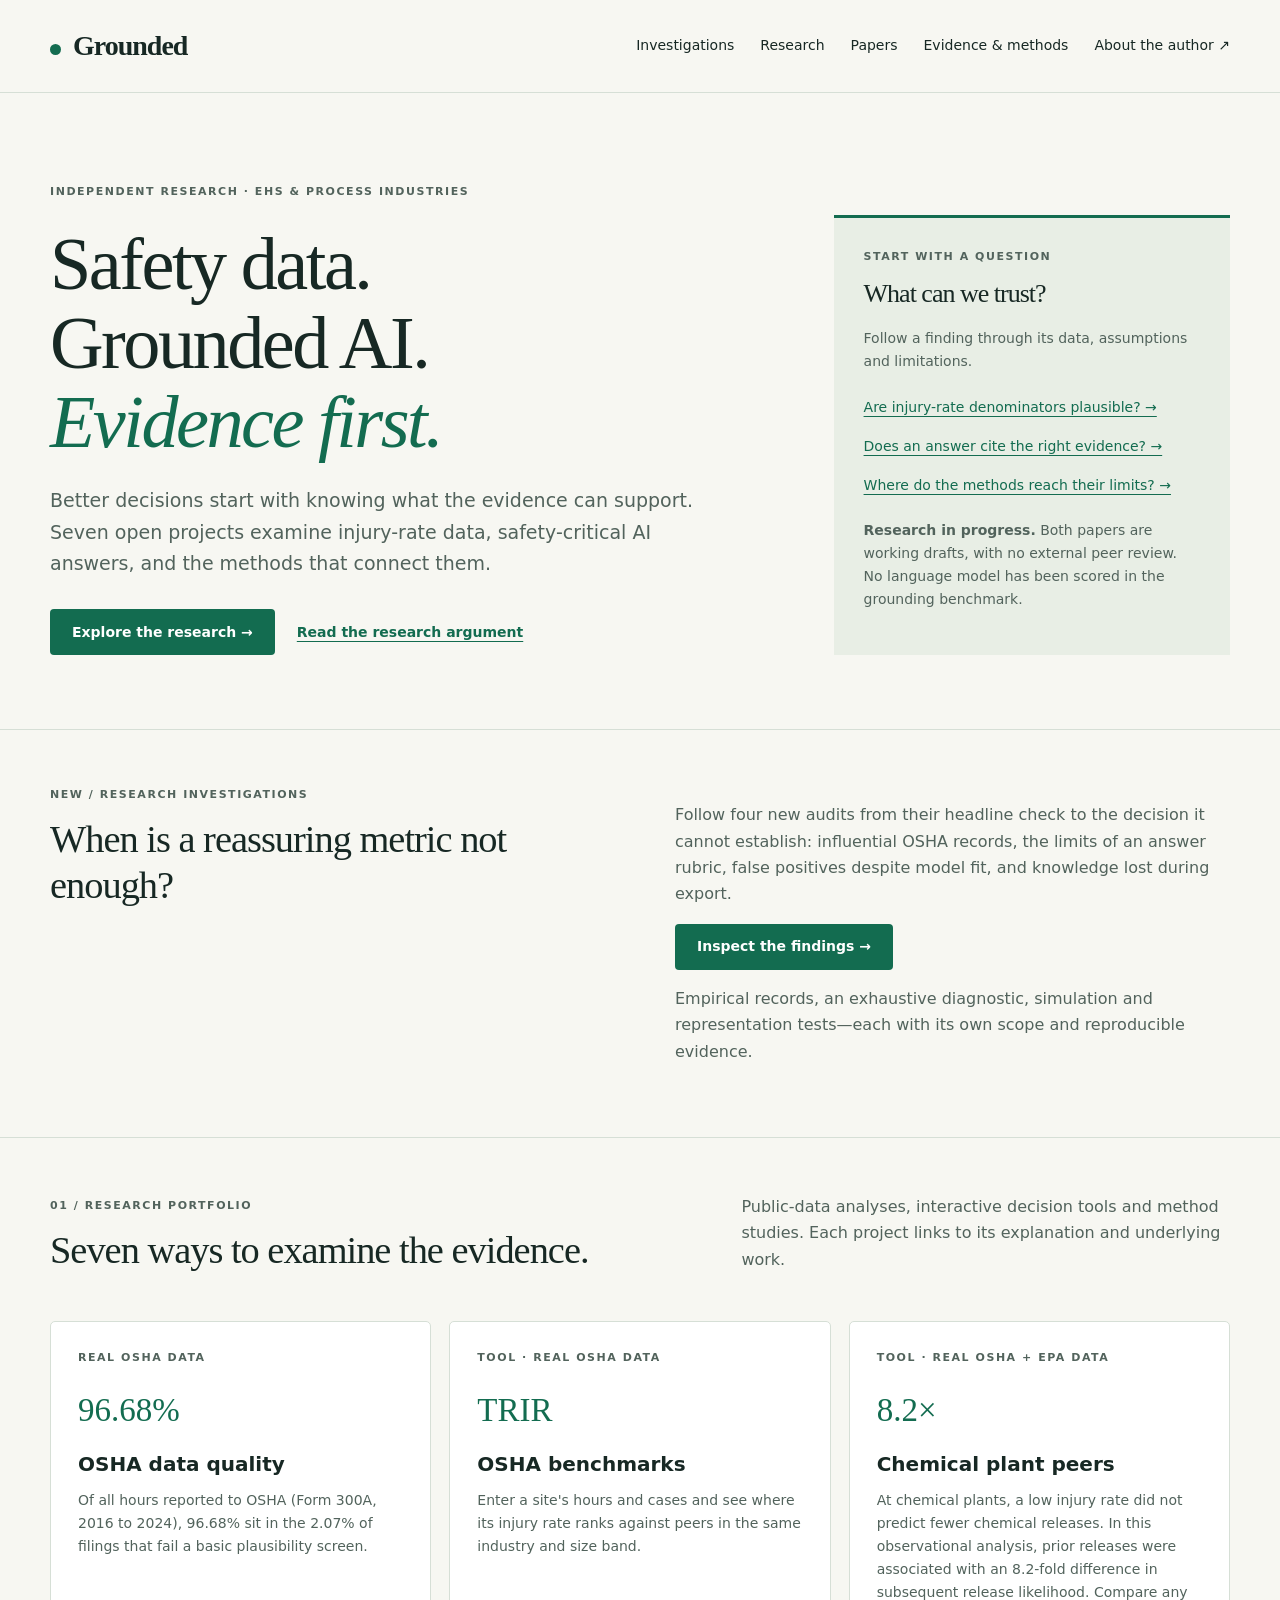
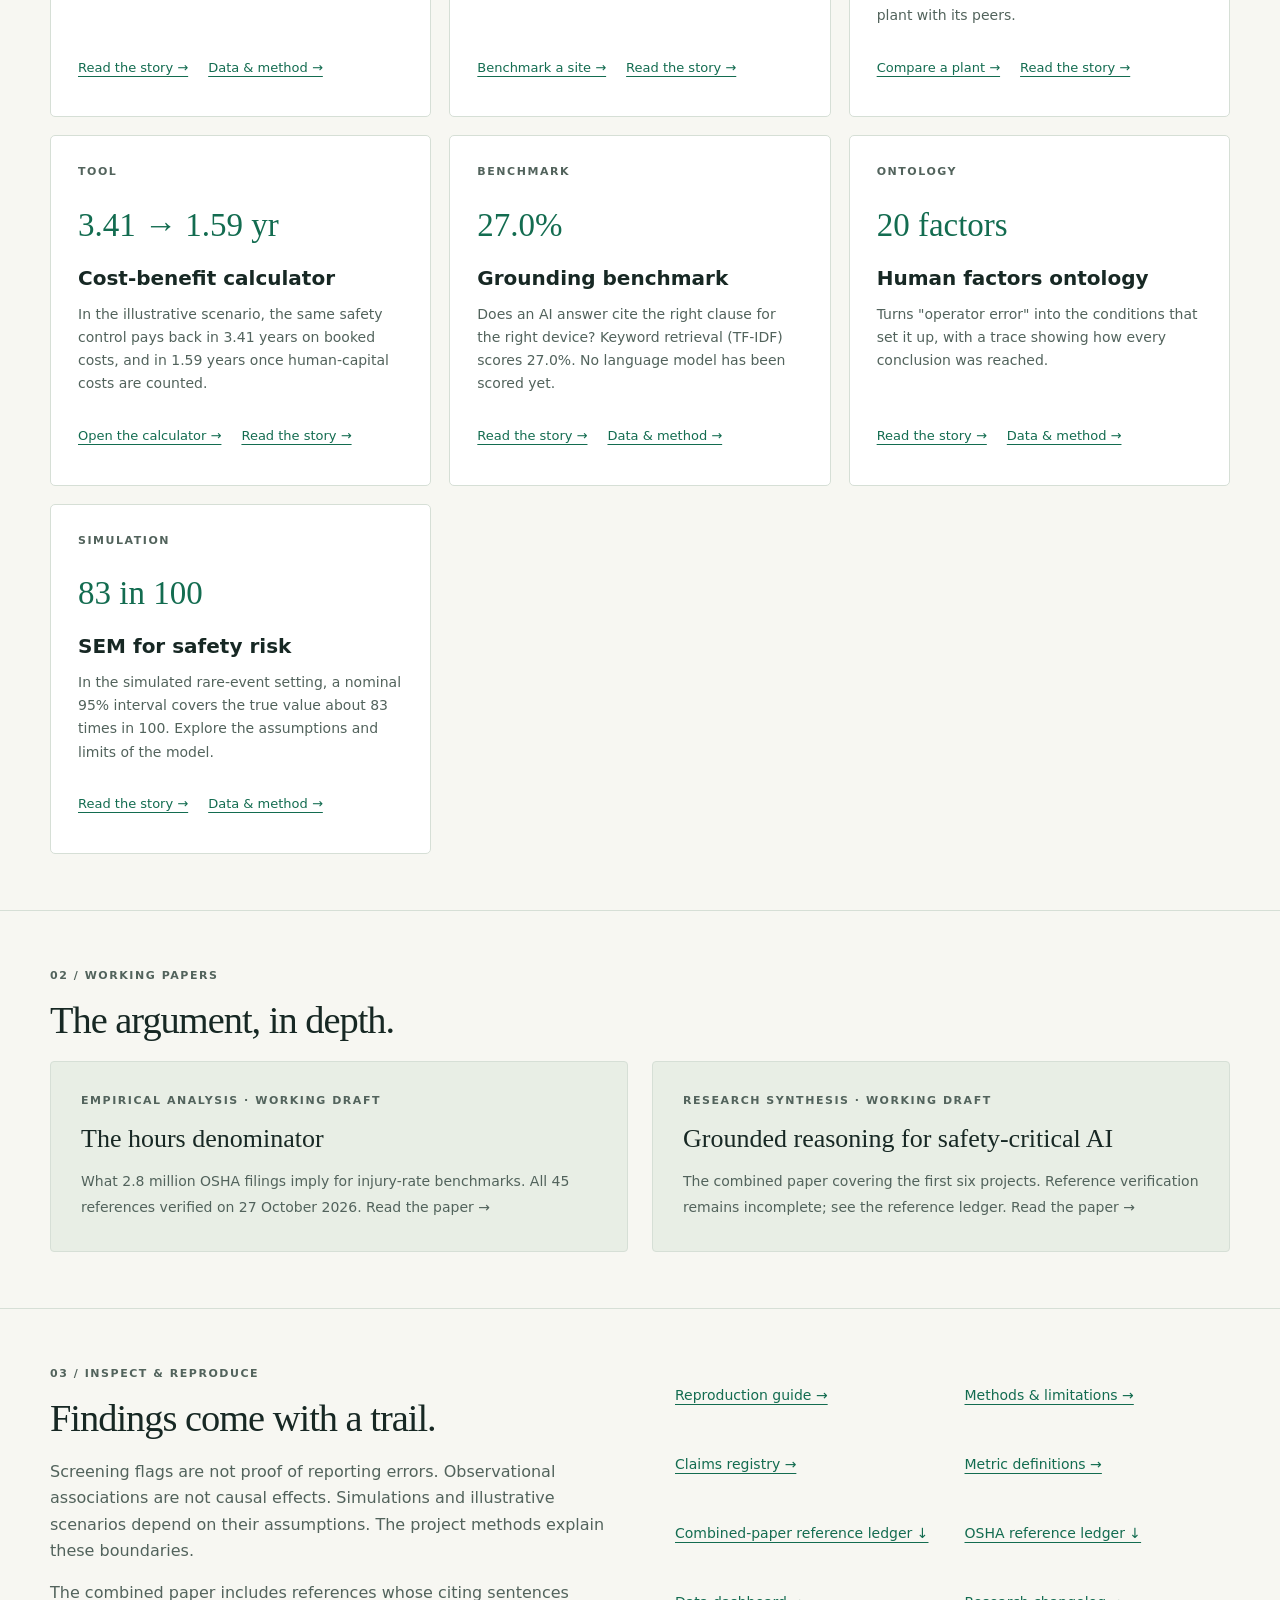
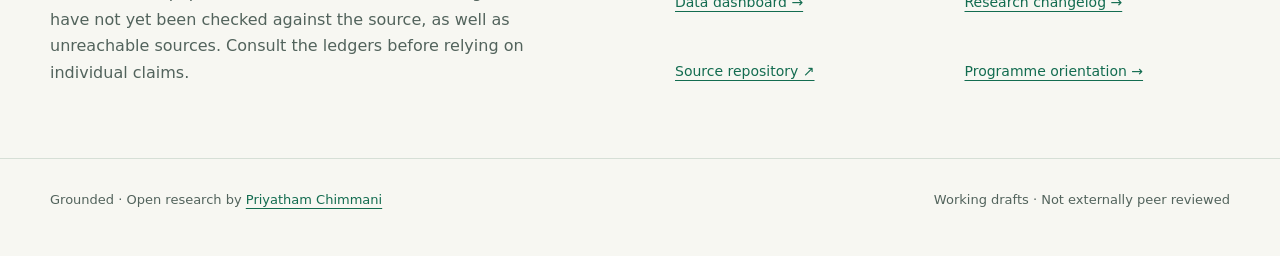
<file: docs/index.html>
<!doctype html>
<html lang="en"><head><meta charset="utf-8"><meta name="viewport" content="width=device-width, initial-scale=1">
<title>Grounded — Research on safety data and AI</title><meta name="description" content="Open research on safety data, grounded AI and the evidence behind operational decisions. Seven projects, two working papers, reproducible methods."><link rel="canonical" href="https://grounded-chi-five.vercel.app/"><meta name="theme-color" content="#f7f7f2">
<meta property="og:title" content="Grounded — Safety data, with evidence"><meta property="og:description" content="Seven open research projects on injury data, grounded AI and decision methods."><meta property="og:type" content="website"><meta property="og:url" content="https://grounded-chi-five.vercel.app/"><meta property="og:image" content="https://grounded-chi-five.vercel.app/og.png">
<style>
:root{--paper:#f7f7f2;--ink:#172824;--muted:#52635c;--green:#136c50;--line:#d6dfd6;--wash:#e8eee5;--white:#fff;font-family:Inter,ui-sans-serif,system-ui,-apple-system,"Segoe UI",sans-serif;color:var(--ink);background:var(--paper)}*{box-sizing:border-box}html{scroll-padding-top:100px}body{margin:0;font-size:16px;line-height:1.65}a{color:var(--green);text-underline-offset:4px}a:hover{text-decoration-thickness:2px}a:focus-visible{outline:3px solid var(--green);outline-offset:5px}.skip{position:absolute;left:-9999px}.skip:focus{left:12px;top:12px;background:white;padding:12px;z-index:10}.wrap{width:min(1180px,calc(100% - 64px));margin:auto}header{border-bottom:1px solid var(--line)}.nav{min-height:92px;display:flex;align-items:center;justify-content:space-between;gap:24px}.brand{font:600 28px Georgia,serif;letter-spacing:-1px;color:var(--ink);text-decoration:none}.brand:before{content:"";display:inline-block;width:11px;height:11px;background:var(--green);margin-right:12px;border-radius:50%}nav{display:flex;gap:26px;flex-wrap:wrap}nav a{font-size:14px;color:var(--ink);text-decoration:none}.label{display:block;font-size:11px;letter-spacing:.14em;text-transform:uppercase;font-weight:650;color:var(--muted)}.hero{display:grid;grid-template-columns:1.8fr 1fr;gap:70px;padding:90px 0 74px}h1{font:400 clamp(44px,5.8vw,76px)/1.06 Georgia,serif;letter-spacing:-2.5px;margin:24px 0;max-width:15ch}h1 em{color:var(--green);font-weight:400}h2{font:400 clamp(30px,3vw,42px)/1.2 Georgia,serif;letter-spacing:-1px;margin:12px 0 18px}h3{font-size:20px;line-height:1.3;margin:12px 0}.lead{font-size:19px;max-width:54ch;color:var(--muted)}.btns{display:flex;gap:22px;flex-wrap:wrap;align-items:center;margin-top:30px}.btn{display:inline-flex;align-items:center;min-height:46px;font-size:14px;font-weight:600}.primary{background:var(--green);color:white;padding:10px 22px;text-decoration:none;border-radius:4px}.aside{align-self:end;background:var(--wash);padding:30px;border-top:3px solid var(--green)}.aside h2{font-size:26px}.aside p{font-size:14px;color:var(--muted)}.aside a{display:block;padding:8px 0;font-size:14px}.section{border-top:1px solid var(--line);padding:56px 0}.section-head{display:flex;justify-content:space-between;gap:40px;align-items:end;margin-bottom:30px}.section-head p{max-width:48ch;color:var(--muted);margin:0 0 18px}.grid{display:grid;grid-template-columns:repeat(3,minmax(0,1fr));gap:18px}.card{padding:27px;background:var(--white);border:1px solid var(--line);border-radius:5px;display:flex;flex-direction:column}.num{font:400 33px/1.2 Georgia,serif;color:var(--green);margin:24px 0 8px}.card p{font-size:14px;color:var(--muted);margin:0 0 18px}.links{display:flex;gap:8px 20px;flex-wrap:wrap;margin-top:auto}.links a{font-size:13px;min-height:44px;display:inline-flex;align-items:center}.papers{display:grid;grid-template-columns:1fr 1fr;gap:24px}.paper{display:block;padding:30px;background:var(--wash);text-decoration:none;color:var(--ink);border:1px solid var(--line);border-radius:4px}.paper b{display:block;font:400 26px/1.3 Georgia,serif;margin:12px 0}.paper .d{font-size:14px;color:var(--muted)}.evidence{display:grid;grid-template-columns:1fr 1fr;gap:70px}.evidence p{color:var(--muted)}.resources{display:grid;grid-template-columns:1fr 1fr;gap:8px 24px}.resources a{min-height:44px;display:flex;align-items:center;font-size:14px}footer{padding:30px 0 46px;border-top:1px solid var(--line);font-size:13px;color:var(--muted)}.foot{display:flex;justify-content:space-between;gap:24px;flex-wrap:wrap}@media(max-width:900px){.hero{gap:30px;grid-template-columns:1.5fr 1fr}.grid{grid-template-columns:repeat(2,minmax(0,1fr))}.evidence{gap:30px}.nav{align-items:flex-start;padding:22px 0;flex-direction:column;gap:12px}}@media(max-width:600px){.wrap{width:calc(100% - 36px)}nav{gap:18px}.hero{display:block;padding:46px 0}.aside{margin-top:36px}h1{letter-spacing:-1.5px}.grid,.papers,.evidence{grid-template-columns:1fr}.section-head{display:block}.section{padding:38px 0}.card{padding:24px}.resources{gap:8px 16px}}@media(prefers-reduced-motion:no-preference){html{scroll-behavior:smooth}}
</style></head><body><a class="skip" href="#main">Skip to content</a>
<header><div class="wrap nav"><a class="brand" href="./" aria-label="Grounded home">Grounded</a><nav aria-label="Main navigation"><a href="investigations.html">Investigations</a><a href="#projects">Research</a><a href="#papers">Papers</a><a href="#evidence">Evidence &amp; methods</a><a href="https://priyatham-personal-site.vercel.app/">About the author ↗︎</a></nav></div></header>
<main id="main"><div class="wrap hero"><div><span class="label">Independent research · EHS &amp; process industries</span><h1>Safety data.<br>Grounded AI.<br><em>Evidence first.</em></h1><p class="lead">Better decisions start with knowing what the evidence can support. Seven open projects examine injury-rate data, safety-critical AI answers, and the methods that connect them.</p><div class="btns"><a class="btn primary" href="#projects">Explore the research →</a><a class="btn" href="story.html">Read the research argument</a></div></div><aside class="aside" aria-label="Research orientation"><span class="label">Start with a question</span><h2>What can we trust?</h2><p>Follow a finding through its data, assumptions and limitations.</p><a href="https://ehs-osha-analysis.vercel.app/story.html">Are injury-rate denominators plausible? →</a><a href="https://ehs-ai-grounding-eval.vercel.app/story.html">Does an answer cite the right evidence? →</a><a href="methods-ledger.html">Where do the methods reach their limits? →</a><p><strong>Research in progress.</strong> Both papers are working drafts, with no external peer review. No language model has been scored in the grounding benchmark.</p></aside></div>
<section class="section" id="investigations"><div class="wrap evidence"><div><span class="label">New / Research investigations</span><h2>When is a reassuring metric not enough?</h2></div><div><p>Follow four new audits from their headline check to the decision it cannot establish: influential OSHA records, the limits of an answer rubric, false positives despite model fit, and knowledge lost during export.</p><a class="btn primary" href="investigations.html">Inspect the findings →</a><p>Empirical records, an exhaustive diagnostic, simulation and representation tests—each with its own scope and reproducible evidence.</p></div></div></section>
<section class="section" id="projects"><div class="wrap"><div class="section-head"><div><span class="label">01 / Research portfolio</span><h2>Seven ways to examine the evidence.</h2></div><p>Public-data analyses, interactive decision tools and method studies. Each project links to its explanation and underlying work.</p></div><div class="grid">
    <div class="card">
     <span class="label">Real OSHA data</span>
     <div class="num">96.68%</div>
     <h3>OSHA data quality</h3>
     <p>Of all hours reported to OSHA (Form 300A, 2016 to 2024), 96.68% sit in the 2.07% of filings that fail a basic plausibility screen.</p>
     <div class="links"><a href="https://ehs-osha-analysis.vercel.app/story.html">Read the story &rarr;</a><a href="https://ehs-osha-analysis.vercel.app/">Data &amp; method &rarr;</a></div>
    </div>
    <div class="card">
     <span class="label">Tool &middot; real OSHA data</span>
     <div class="num">TRIR</div>
     <h3>OSHA benchmarks</h3>
     <p>Enter a site's hours and cases and see where its injury rate ranks against peers in the same industry and size band.</p>
     <div class="links"><a href="https://priyatham-projects.vercel.app/ehs-benchmarks/">Benchmark a site &rarr;</a><a href="https://priyatham-projects.vercel.app/ehs-benchmarks/story.html">Read the story &rarr;</a></div>
    </div>
    <div class="card">
     <span class="label">Tool &middot; real OSHA + EPA data</span>
     <div class="num">8.2&times;</div>
     <h3>Chemical plant peers</h3>
     <p>At chemical plants, a low injury rate did not predict fewer chemical releases. In this observational analysis, prior releases were associated with an 8.2-fold difference in subsequent release likelihood. Compare any plant with its peers.</p>
     <div class="links"><a href="https://priyatham-projects.vercel.app/ehs-chemical-peers/">Compare a plant &rarr;</a><a href="https://priyatham-projects.vercel.app/ehs-chemical-peers/story.html">Read the story &rarr;</a></div>
    </div>
    <div class="card">
     <span class="label">Tool</span>
     <div class="num">3.41 &rarr; 1.59 yr</div>
     <h3>Cost-benefit calculator</h3>
     <p>In the illustrative scenario, the same safety control pays back in 3.41 years on booked costs, and in 1.59 years once human-capital costs are counted.</p>
     <div class="links"><a href="https://priyatham-projects.vercel.app/ehs-capitals-calculator/">Open the calculator &rarr;</a><a href="https://priyatham-projects.vercel.app/ehs-capitals-calculator/story.html">Read the story &rarr;</a></div>
    </div>
    <div class="card">
     <span class="label">Benchmark</span>
     <div class="num">27.0%</div>
     <h3>Grounding benchmark</h3>
     <p>Does an AI answer cite the right clause for the right device? Keyword retrieval (TF-IDF) scores 27.0%. No language model has been scored yet.</p>
     <div class="links"><a href="https://ehs-ai-grounding-eval.vercel.app/story.html">Read the story &rarr;</a><a href="https://ehs-ai-grounding-eval.vercel.app/">Data &amp; method &rarr;</a></div>
    </div>
    <div class="card">
     <span class="label">Ontology</span>
     <div class="num">20 factors</div>
     <h3>Human factors ontology</h3>
     <p>Turns "operator error" into the conditions that set it up, with a trace showing how every conclusion was reached.</p>
     <div class="links"><a href="https://ehs-human-factors-ontology.vercel.app/story.html">Read the story &rarr;</a><a href="https://ehs-human-factors-ontology.vercel.app/">Data &amp; method &rarr;</a></div>
    </div>
    <div class="card">
     <span class="label">Simulation</span>
     <div class="num">83 in 100</div>
     <h3>SEM for safety risk</h3>
     <p>In the simulated rare-event setting, a nominal 95% interval covers the true value about 83 times in 100. Explore the assumptions and limits of the model.</p>
     <div class="links"><a href="https://ehs-risk-sem.vercel.app/story.html">Read the story &rarr;</a><a href="https://ehs-risk-sem.vercel.app/">Data &amp; method &rarr;</a></div>
    </div></div></div></section><section class="section" id="papers"><div class="wrap"><span class="label">02 / Working papers</span><h2>The argument, in depth.</h2><div class="papers"><a class="paper" href="paper-osha.html"><span class="label">Empirical analysis · Working draft</span><b>The hours denominator</b><span class="d">What 2.8 million OSHA filings imply for injury-rate benchmarks. All 45 references verified on 27 October 2026. Read the paper →</span></a><a class="paper" href="paper.html"><span class="label">Research synthesis · Working draft</span><b>Grounded reasoning for safety-critical AI</b><span class="d">The combined paper covering the first six projects. Reference verification remains incomplete; see the reference ledger. Read the paper →</span></a></div></div></section><section class="section" id="evidence"><div class="wrap evidence"><div><span class="label">03 / Inspect &amp; reproduce</span><h2>Findings come with a trail.</h2><p>Screening flags are not proof of reporting errors. Observational associations are not causal effects. Simulations and illustrative scenarios depend on their assumptions. The project methods explain these boundaries.</p><p>The combined paper includes references whose citing sentences have not yet been checked against the source, as well as unreachable sources. Consult the ledgers before relying on individual claims.</p></div><div class="resources"><a href="reproduce.html">Reproduction guide →</a><a href="methods-ledger.html">Methods &amp; limitations →</a><a href="https://github.com/priyatham9/grounded/blob/main/claims/claims.json">Claims registry →</a><a href="https://github.com/priyatham9/grounded/blob/main/metrics/DICTIONARY.md">Metric definitions →</a><a href="references-paper.csv">Combined-paper reference ledger ↓</a><a href="references-osha.csv">OSHA reference ledger ↓</a><a href="observatory.html">Data dashboard →</a><a href="changelog.html">Research changelog →</a><a href="https://github.com/priyatham9/grounded">Source repository ↗︎</a><a href="start.html">Programme orientation →</a></div></div></section></main><footer><div class="wrap foot"><span>Grounded · Open research by <a href="https://priyatham-personal-site.vercel.app/">Priyatham Chimmani</a></span><span>Working drafts · Not externally peer reviewed</span></div></footer></body></html>
</file>
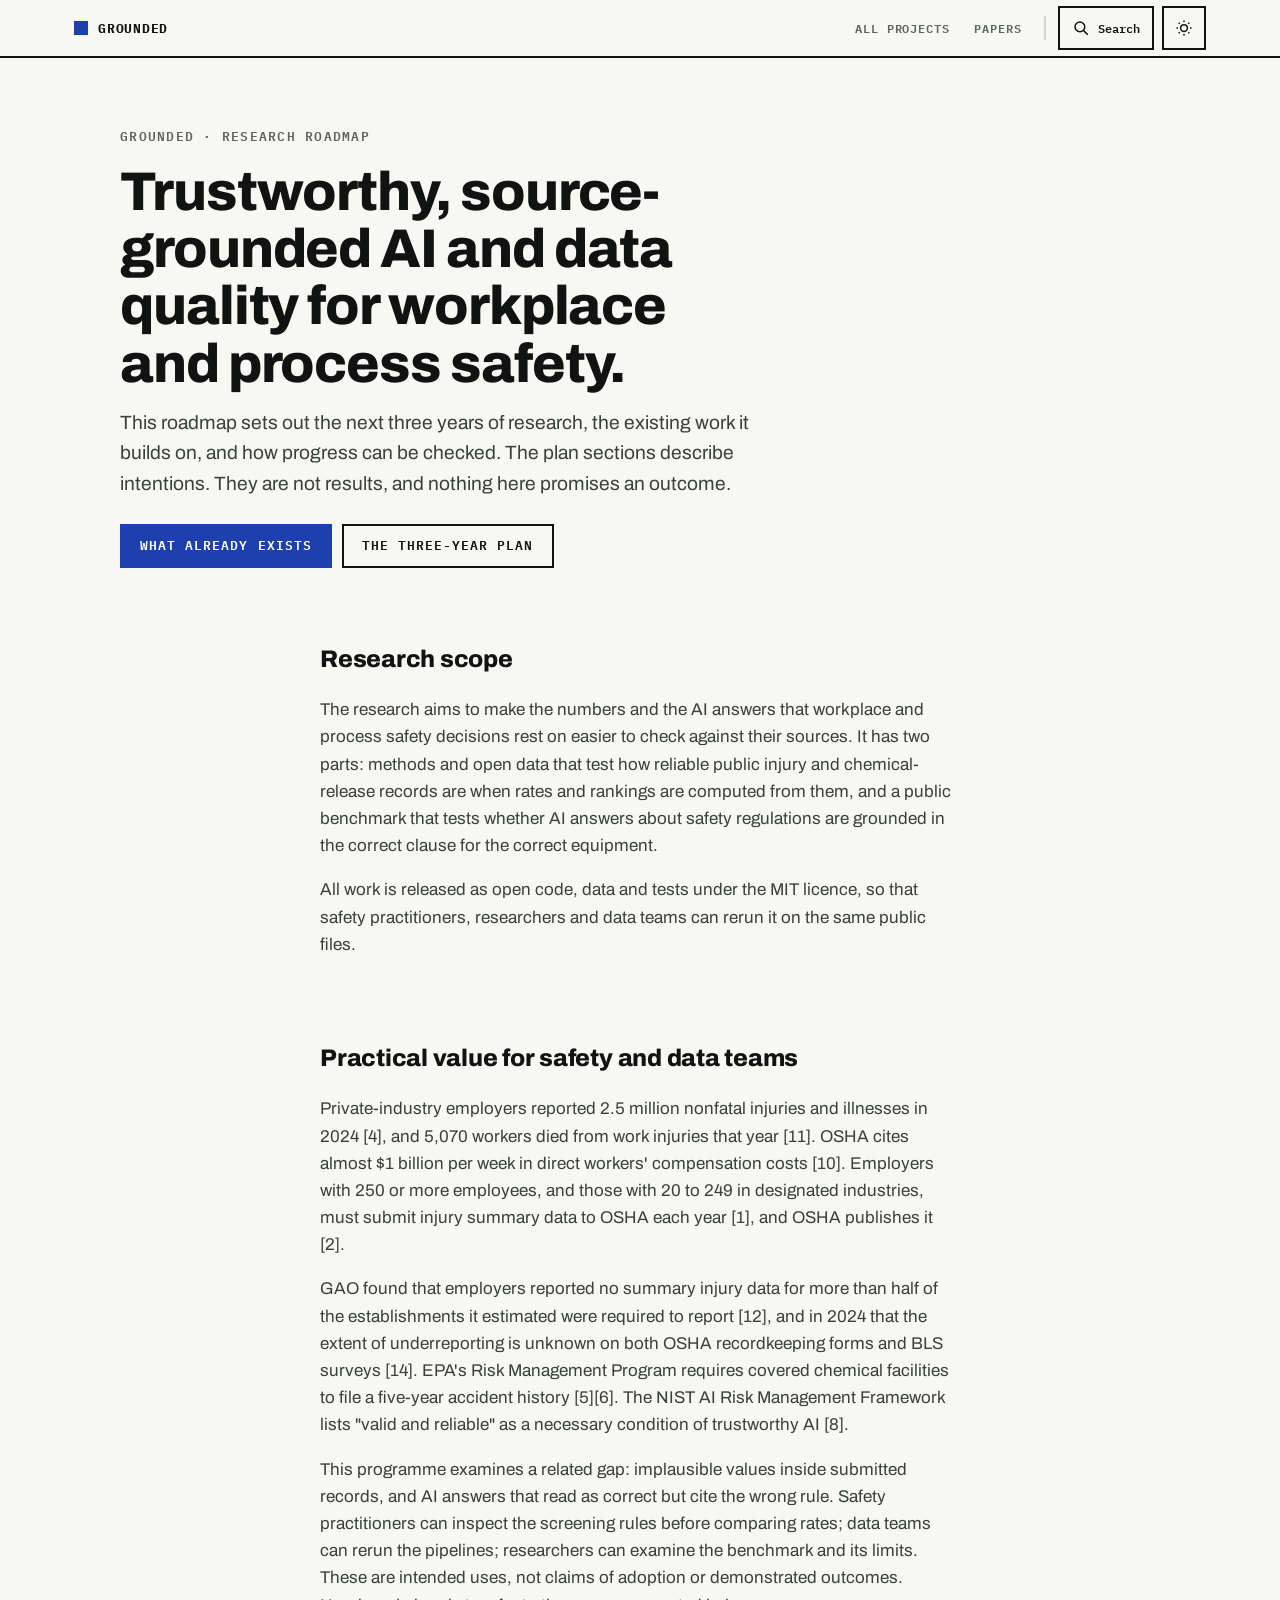
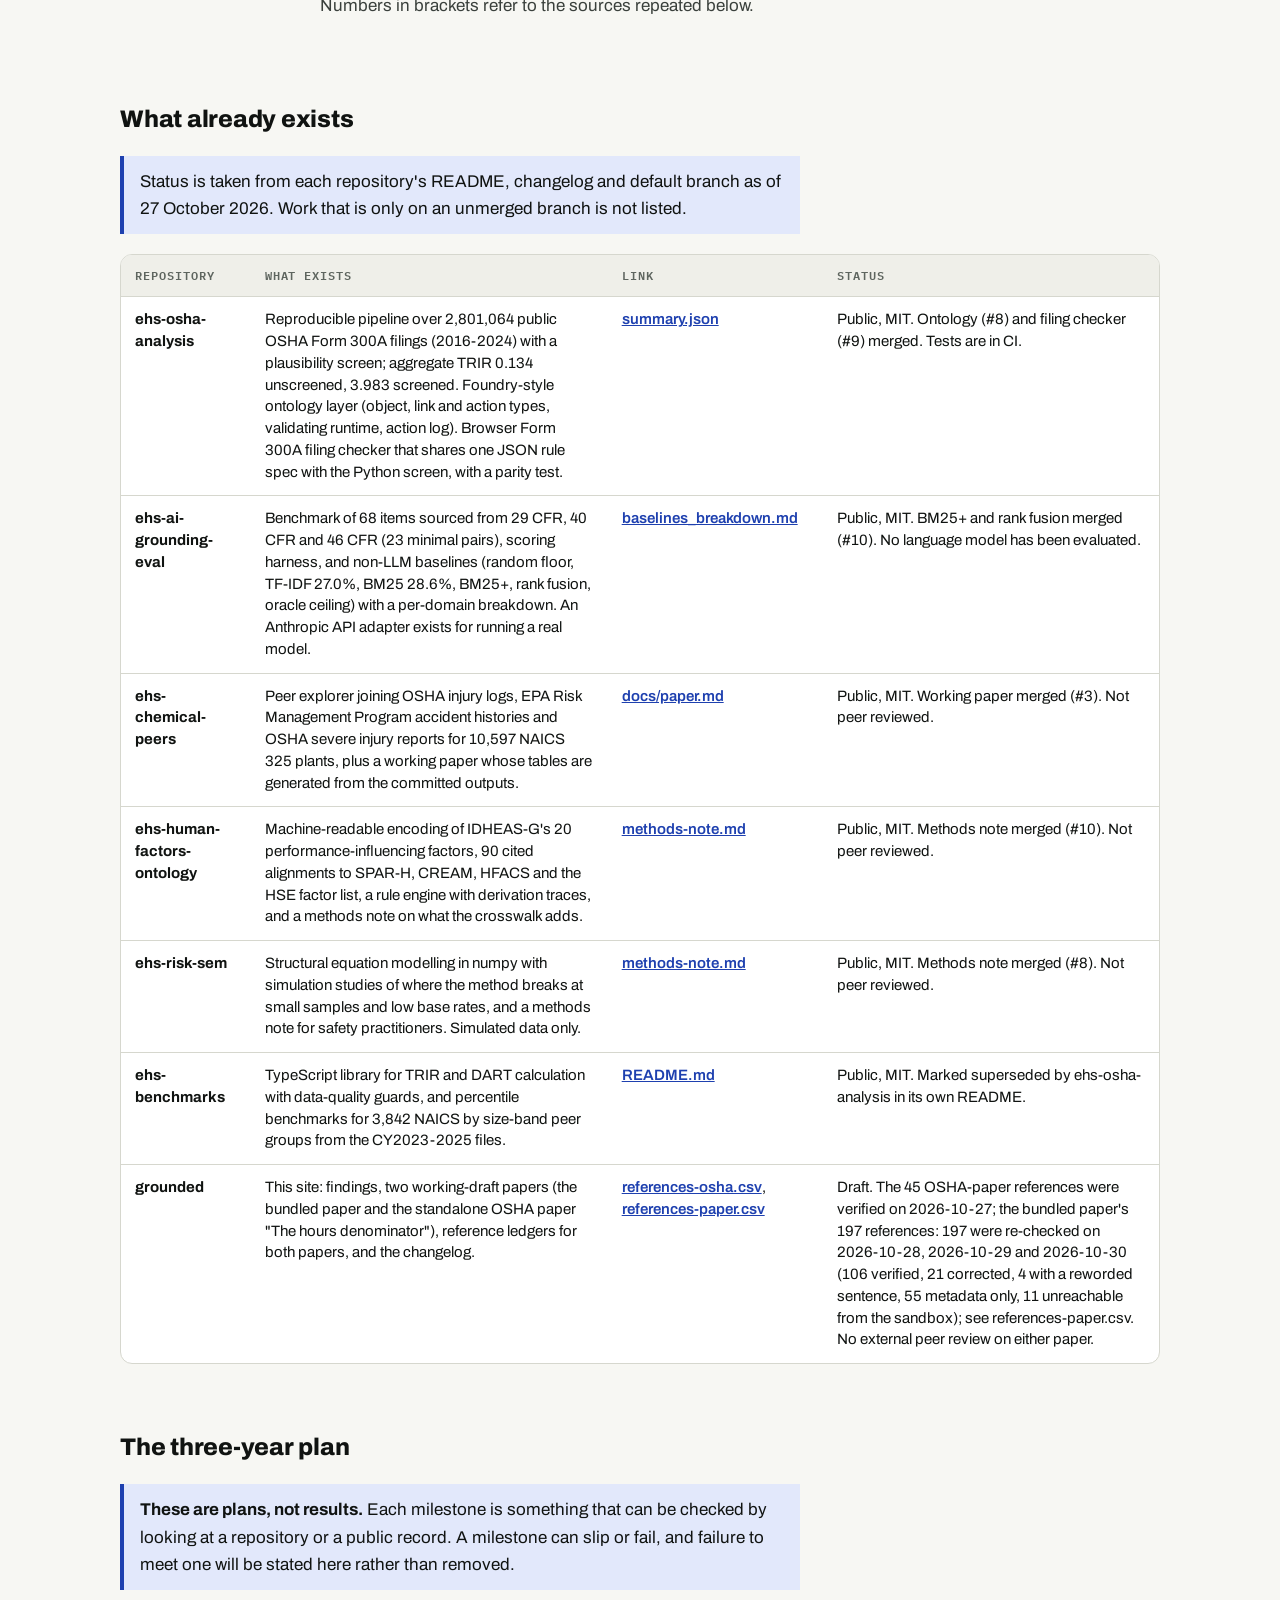
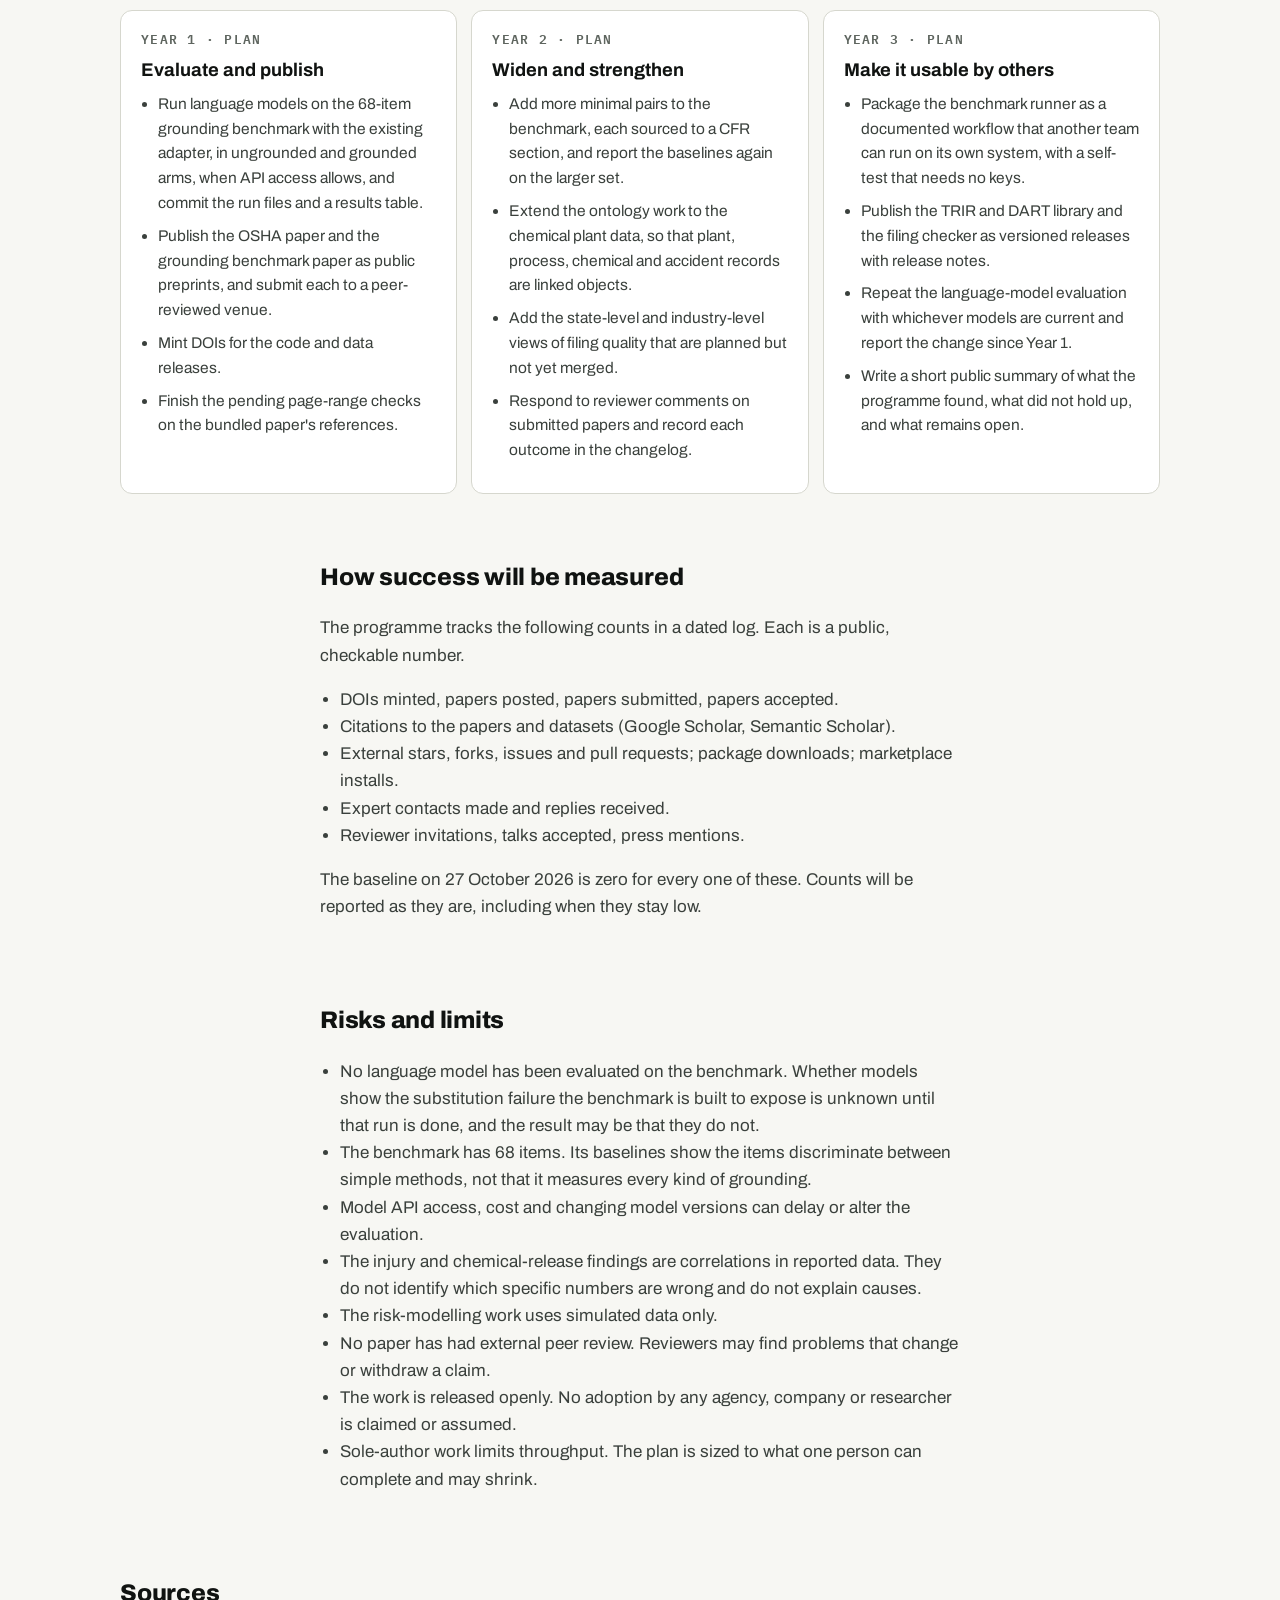
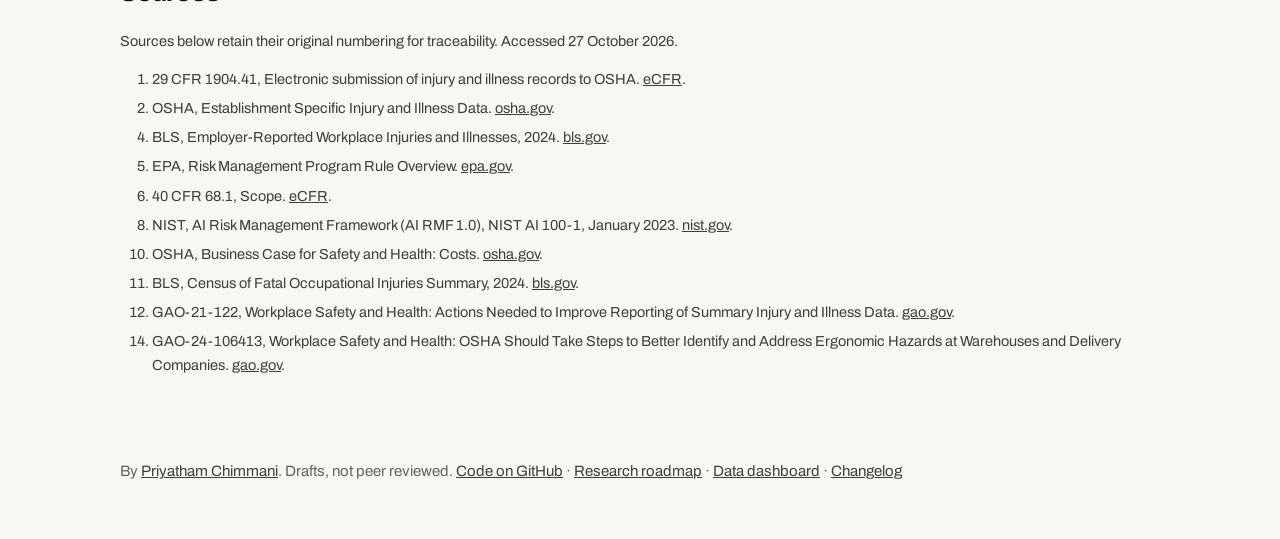
<file: docs/endeavour.html>
<!doctype html>
<html lang="en">
<head>
<meta charset="utf-8" />
<meta name="viewport" content="width=device-width, initial-scale=1" />
<title>Research roadmap - Grounded</title>
<meta name="description" content="A three-year plan for trustworthy, source-grounded AI and data quality in workplace and process safety, built only from work that already exists. Plans, not results." />
<link rel="canonical" href="https://grounded-chi-five.vercel.app/endeavour.html" />
<meta property="og:title" content="Research roadmap - Grounded" />
<meta property="og:description" content="A three-year plan built only from work that already exists. Plans, not results." />
<meta property="og:type" content="website" />
<meta property="og:url" content="https://grounded-chi-five.vercel.app/endeavour.html" />
<meta property="og:image" content="https://grounded-chi-five.vercel.app/og.png" />
<meta name="twitter:card" content="summary_large_image" />
<meta name="theme-color" content="#F7F7F3" media="(prefers-color-scheme: light)" />
<meta name="theme-color" content="#0A0C10" media="(prefers-color-scheme: dark)" />
<link rel="icon" href="data:image/svg+xml,%3Csvg xmlns='http://www.w3.org/2000/svg' viewBox='0 0 16 16'%3E%3Crect width='16' height='16' fill='%231E40AF'/%3E%3C/svg%3E" />
<link rel="preconnect" href="https://fonts.googleapis.com" />
<link rel="preconnect" href="https://fonts.gstatic.com" crossorigin />
<link rel="stylesheet" href="https://fonts.googleapis.com/css2?family=Archivo:wght@400;600;800&family=IBM+Plex+Mono:wght@500;600&display=swap" />
<style>
:root{
 color-scheme:light;
 --paper:#F7F7F3; --surface:#FFFFFF; --surface-2:#EFEFE9;
 --ink:#101311; --ink-2:#3A403C; --muted:#5E655F;
 --rule:#101311; --rule-soft:#D6D7CE;
 --accent:#1E40AF; --accent-ink:#FFFFFF; --accent-wash:#E2E8FB;
 --font-sans:"Archivo",ui-sans-serif,system-ui,-apple-system,"Segoe UI",Roboto,Arial,sans-serif;
 --font-mono:"IBM Plex Mono",ui-monospace,"SF Mono",Menlo,Consolas,monospace;
}
:root[data-theme="dark"]{
 color-scheme:dark;
 --paper:#0A0C10; --surface:#12151C; --surface-2:#171B24;
 --ink:#EAECF2; --ink-2:#BFC4CF; --muted:#959CAB;
 --rule:#EAECF2; --rule-soft:#2C3240;
 --accent:#7C9EFF; --accent-ink:#06101F; --accent-wash:#151C33;
}
@media (prefers-color-scheme:dark){:root:not([data-theme]){
 color-scheme:dark;
 --paper:#0A0C10; --surface:#12151C; --surface-2:#171B24;
 --ink:#EAECF2; --ink-2:#BFC4CF; --muted:#959CAB;
 --rule:#EAECF2; --rule-soft:#2C3240;
 --accent:#7C9EFF; --accent-ink:#06101F; --accent-wash:#151C33;
}}
*{box-sizing:border-box}
html{-webkit-text-size-adjust:100%}
body{margin:0;background:var(--paper);color:var(--ink);font:400 17px/1.6 var(--font-sans)}
a{color:inherit}
.skip{position:absolute;left:-999px}.skip:focus{left:16px;top:8px;z-index:2000;background:var(--surface);padding:10px 14px}
.wrap{max-width:1080px;margin:0 auto;padding:0 20px}
.label{font:600 12.5px/1.4 var(--font-mono);letter-spacing:.1em;text-transform:uppercase;color:var(--muted)}
h1{font-weight:800;font-size:clamp(2rem,5vw,3.4rem);line-height:1.05;letter-spacing:-.02em;margin:14px 0 16px;max-width:20ch;text-wrap:balance}
.intro{padding-top:64px;padding-bottom:40px}
.intro p{font-size:clamp(1.05rem,1.6vw,1.2rem);color:var(--ink-2);max-width:60ch;margin:0 0 24px;text-wrap:pretty}
.btns{display:flex;flex-wrap:wrap;gap:10px}
.btn{display:inline-flex;align-items:center;min-height:44px;padding:0 18px;border:2px solid var(--rule);font:600 13px/1 var(--font-mono);letter-spacing:.08em;text-transform:uppercase;text-decoration:none}
.btn.primary{background:var(--accent);border-color:var(--accent);color:var(--accent-ink)}
.btn:hover{background:var(--accent-wash);color:var(--ink);border-color:var(--accent)}
.btn:focus-visible,.card a:focus-visible,.paper:focus-visible{outline:3px solid var(--accent);outline-offset:3px}
section{padding:32px 0}
h2{font-size:1.5rem;font-weight:800;margin:0 0 18px;letter-spacing:-.01em}
.grid{display:grid;grid-template-columns:repeat(auto-fill,minmax(300px,1fr));gap:14px}
.card{background:var(--surface);border:1px solid var(--rule-soft);border-radius:12px;padding:20px 20px 16px;display:flex;flex-direction:column}
.card .num{font:600 2rem/1 var(--font-mono);color:var(--accent);margin:10px 0 8px}
.card h3{font-size:1.15rem;margin:0 0 6px}
.card p{margin:0 0 14px;color:var(--ink-2);font-size:15.5px}
.card .links{margin-top:auto;display:flex;flex-wrap:wrap;gap:4px 18px}
.card .links a{display:inline-flex;align-items:center;min-height:44px;font:600 13px/1.2 var(--font-mono);letter-spacing:.04em;color:var(--accent);text-decoration:none}
.card .links a:hover{text-decoration:underline}
.papers{display:grid;grid-template-columns:repeat(auto-fill,minmax(300px,1fr));gap:14px}
.paper{display:block;background:var(--surface);border:1px solid var(--rule-soft);border-radius:12px;padding:18px 20px;text-decoration:none}
.paper:hover{border-color:var(--accent)}
.paper b{display:block;font-size:1.05rem;margin:6px 0 4px}
.paper span.d{color:var(--ink-2);font-size:15px}
footer{padding:36px 0 56px;color:var(--muted);font-size:15px}
footer a{color:var(--ink-2)}

.tablewrap{overflow-x:auto;border:1px solid var(--rule-soft);border-radius:12px;background:var(--surface)}
table.t{border-collapse:collapse;width:100%;min-width:760px;font-size:15px;line-height:1.45}
table.t th,table.t td{text-align:left;vertical-align:top;padding:12px 14px;border-bottom:1px solid var(--rule-soft)}
table.t th{font:600 12px/1.4 var(--font-mono);letter-spacing:.08em;text-transform:uppercase;color:var(--muted);background:var(--surface-2)}
table.t tr:last-child td{border-bottom:0}
table.t a{color:var(--accent);font-weight:600}
.prose{max-width:68ch}.prose p,.prose li{color:var(--ink-2)}
.prose ul{padding-left:1.2em}
.plan{display:grid;grid-template-columns:repeat(auto-fill,minmax(300px,1fr));gap:14px}
.plan .card h3{margin-top:8px}
.plan ul{margin:0 0 6px;padding-left:1.1em;color:var(--ink-2);font-size:15.5px}
.plan li{margin-bottom:8px}
.note{border-left:4px solid var(--accent);background:var(--accent-wash);padding:12px 16px;margin:0 0 20px;max-width:68ch;color:var(--ink)}
.src{font-size:14.5px;color:var(--ink-2)}
.src li{margin-bottom:6px}
</style>
<script id="rs-theme-init">try{var t=localStorage.getItem("pc-theme")||localStorage.getItem("ehs-ai-theme");if(t==="light"||t==="dark")document.documentElement.setAttribute("data-theme",t);}catch(e){}</script><style id="rs-header-css">.rs-header,.rs-k{--rs-paper:var(--paper,#F7F7F3);--rs-surface:var(--surface,#FFFFFF);--rs-surface-2:var(--surface-2,#EFEFE9);--rs-ink:var(--ink,#101311);--rs-muted:var(--muted,var(--ink-2,#5E655F));--rs-rule:var(--rule,#101311);--rs-rule-soft:var(--rule-soft,#D6D7CE);--rs-accent:var(--accent,#1E40AF);--rs-mono:var(--font-mono,"IBM Plex Mono",ui-monospace,"SF Mono",Menlo,Consolas,monospace);--rs-sans:var(--font-sans,"Archivo",ui-sans-serif,system-ui,-apple-system,"Segoe UI",Roboto,Arial,sans-serif);}:root[data-theme="dark"] .rs-header,:root[data-theme="dark"] .rs-k{--rs-paper:var(--paper,#0A0C10);--rs-surface:var(--surface,#12151C);--rs-surface-2:var(--surface-2,#171B24);--rs-ink:var(--ink,#EAECF2);--rs-muted:var(--muted,var(--ink-2,#959CAB));--rs-rule:var(--rule,#EAECF2);--rs-rule-soft:var(--rule-soft,#2C3240);--rs-accent:var(--accent,#7C9EFF);}@media (prefers-color-scheme:dark){:root:not([data-theme]) .rs-header,:root:not([data-theme]) .rs-k{--rs-paper:var(--paper,#0A0C10);--rs-surface:var(--surface,#12151C);--rs-surface-2:var(--surface-2,#171B24);--rs-ink:var(--ink,#EAECF2);--rs-muted:var(--muted,var(--ink-2,#959CAB));--rs-rule:var(--rule,#EAECF2);--rs-rule-soft:var(--rule-soft,#2C3240);--rs-accent:var(--accent,#7C9EFF);}}:root{--rs-header-h:58px}html{scroll-padding-top:calc(var(--rs-header-h) + 12px)}a.skip,a.skip-link{min-height:44px;box-sizing:border-box}.rs-header :where(a,button,nav,div,span,summary,details,b,i){all:revert;box-sizing:border-box}.rs-header [hidden]{display:none!important}.rs-header{transition:transform .28s cubic-bezier(.2,.8,.2,1)}.rs-header.rs-hide{transform:translateY(-100%)}@media (prefers-reduced-motion:reduce){.rs-header{transition:none}}.rs-header svg{display:block;width:18px;height:18px;fill:none;stroke:currentColor}.rs-header{all:revert;display:block;position:sticky;top:0;z-index:1000;margin:0;padding:0;width:auto;max-width:none;float:none;transform:none;box-sizing:border-box;background:var(--rs-paper);color:var(--rs-ink);border:0;box-shadow:none;font:400 14px/1.3 var(--rs-sans);text-align:left}.rs-header .rs-bar{border-bottom:2px solid var(--rs-rule);background:var(--rs-paper)}.rs-header .rs-row{display:flex;align-items:center;max-width:1180px;height:56px;margin:0 auto;padding:0 24px}.rs-header .rs-brand{display:flex;align-items:center;gap:10px;height:56px;padding:0 16px 0 0;font:700 13px/1 var(--rs-mono);letter-spacing:.06em;text-transform:uppercase;color:var(--rs-ink);text-decoration:none;white-space:nowrap}.rs-header .rs-mark{display:block;width:14px;height:14px;background:var(--rs-accent);flex:none}.rs-header .rs-author{display:flex;align-items:center;height:44px;padding:0 0 0 16px;background:linear-gradient(var(--rs-rule-soft),var(--rs-rule-soft)) 0 50%/2px 24px no-repeat;font:500 12px/1 var(--rs-mono);letter-spacing:.06em;color:var(--rs-muted);text-decoration:none;white-space:nowrap;margin-right:8px}.rs-header .rs-author:hover{color:var(--rs-accent)}.rs-header .rs-nav{display:flex;align-items:center;height:56px;margin:0 0 0 auto;padding:0}.rs-header .rs-menu{display:flex;align-items:center;position:relative;height:56px;margin:0;padding:0}.rs-header .rs-item{display:flex;align-items:center;gap:6px;height:56px;margin:0;padding:0 14px;font:600 12px/1 var(--rs-mono);letter-spacing:.08em;text-transform:uppercase;color:var(--rs-muted);text-decoration:none;white-space:nowrap;cursor:pointer;list-style:none;background:transparent;border:0}.rs-header .rs-item::-webkit-details-marker{display:none}.rs-header .rs-item::marker{content:""}.rs-header .rs-item:hover,.rs-header .rs-menu[open]>.rs-item{background:var(--rs-surface-2);color:var(--rs-ink)}.rs-header .rs-item[aria-current="page"],.rs-header .rs-menu[data-current]>.rs-item{color:var(--rs-ink);box-shadow:inset 0 -3px 0 var(--rs-accent)}.rs-header .rs-story{color:var(--rs-accent);font-weight:700;box-shadow:inset 0 -3px 0 var(--rs-accent)}.rs-header .rs-story::before{content:"";display:block;width:7px;height:7px;background:var(--rs-accent);flex:none}.rs-header .rs-story:hover{background:var(--rs-accent);color:var(--rs-paper)}.rs-header .rs-story:hover::before{background:var(--rs-paper)}.rs-header .rs-caret{display:block;width:0;height:0;border-left:4px solid transparent;border-right:4px solid transparent;border-top:5px solid currentColor;transition:transform .15s}.rs-header .rs-menu[open] .rs-caret{transform:rotate(180deg)}.rs-header .rs-panel{display:block;position:absolute;top:calc(100% + 2px);right:0;width:340px;max-width:calc(100vw - 32px);margin:0;padding:0;background:var(--rs-surface);border:2px solid var(--rs-rule);box-shadow:6px 6px 0 var(--rs-rule);z-index:1}.rs-header .rs-opt{display:flex;flex-direction:column;justify-content:center;gap:4px;min-height:44px;padding:9px 14px;border-bottom:1px solid var(--rs-rule-soft);color:var(--rs-ink);text-decoration:none}.rs-header .rs-opt:last-child{border-bottom:0}.rs-header .rs-opt:hover{background:var(--rs-surface-2)}.rs-header .rs-opt[aria-current="page"]{box-shadow:inset 4px 0 0 var(--rs-accent);background:var(--rs-surface-2)}.rs-header .rs-t{display:block;font:500 14px/1.25 var(--rs-sans);color:var(--rs-ink)}.rs-header .rs-n{display:block;font:400 12px/1.25 var(--rs-mono);letter-spacing:.04em;color:var(--rs-muted)}.rs-header .rs-opt[aria-current="page"] .rs-n::after{content:" \00B7  you are here";color:var(--rs-accent)}.rs-header .rs-sep{display:block;width:2px;height:24px;margin:0 12px 0 10px;background:var(--rs-rule-soft);flex:none}.rs-header .rs-btn{display:inline-flex;align-items:center;justify-content:center;flex:none;width:44px;height:44px;margin:0;padding:0;background:var(--rs-paper);color:var(--rs-ink);border:2px solid var(--rs-rule);border-radius:0;cursor:pointer;font:600 12px/1 var(--rs-mono);touch-action:manipulation}.rs-header .rs-find{margin-right:8px;gap:8px}.rs-header .rs-find span{display:none}.rs-header:not(.rs-js) .rs-find{display:none}.rs-header .rs-btn:hover{background:var(--rs-surface-2)}.rs-header .rs-moon{display:none}:root[data-theme="dark"] .rs-header .rs-sun{display:none}:root[data-theme="dark"] .rs-header .rs-moon{display:block}@media (prefers-color-scheme:dark){:root:not([data-theme]) .rs-header .rs-sun{display:none}:root:not([data-theme]) .rs-header .rs-moon{display:block}}.rs-header .rs-burger{display:none;width:44px;height:44px;margin-left:8px}.rs-header .rs-burger i{display:block;position:relative;width:18px;height:2px;background:currentColor;transition:background .15s}.rs-header .rs-burger i::before,.rs-header .rs-burger i::after{content:"";position:absolute;left:0;width:18px;height:2px;background:currentColor;transition:transform .15s}.rs-header .rs-burger i::before{top:-6px}.rs-header .rs-burger i::after{top:6px}.rs-header .rs-burger[aria-expanded="true"] i{background:transparent}.rs-header .rs-burger[aria-expanded="true"] i::before{transform:translateY(6px) rotate(45deg)}.rs-header .rs-burger[aria-expanded="true"] i::after{transform:translateY(-6px) rotate(-45deg)}.rs-header :focus-visible{outline:2px solid var(--rs-accent);outline-offset:-2px}.rs-header .rs-sub{position:relative;border-bottom:2px solid var(--rs-rule-soft);background:var(--rs-paper)}.rs-header .rs-subrow{height:44px}.rs-header .rs-sublabel{display:block;flex:none;padding:0 12px 0 0;font:500 12px/1 var(--rs-mono);letter-spacing:.06em;color:var(--rs-muted);white-space:nowrap}.rs-header .rs-sections{display:flex;align-items:center;position:relative;flex:1 1 auto;min-width:0;height:44px;margin:0;padding:0;overflow-x:auto;scrollbar-width:none}.rs-header .rs-sections::-webkit-scrollbar{display:none}.rs-header .rs-sections.rs-fl{-webkit-mask-image:linear-gradient(90deg,transparent,#000 32px);mask-image:linear-gradient(90deg,transparent,#000 32px)}.rs-header .rs-sections.rs-fr{-webkit-mask-image:linear-gradient(90deg,#000 calc(100% - 32px),transparent);mask-image:linear-gradient(90deg,#000 calc(100% - 32px),transparent)}.rs-header .rs-sections.rs-fl.rs-fr{-webkit-mask-image:linear-gradient(90deg,transparent,#000 32px,#000 calc(100% - 32px),transparent);mask-image:linear-gradient(90deg,transparent,#000 32px,#000 calc(100% - 32px),transparent)}.rs-header .rs-sec{display:flex;align-items:center;flex:none;height:44px;padding:0 10px;font:600 12px/1 var(--rs-mono);letter-spacing:.06em;text-transform:uppercase;color:var(--rs-muted);text-decoration:none;white-space:nowrap}.rs-header .rs-sec:hover{color:var(--rs-ink)}.rs-header .rs-sec.rs-active{color:var(--rs-accent);box-shadow:inset 0 -2px 0 var(--rs-accent)}.rs-header .rs-subbtn{display:none;align-items:center;gap:8px;width:100%;height:44px;margin:0;padding:0;background:transparent;border:0;color:var(--rs-muted);font:500 12px/1 var(--rs-mono);letter-spacing:.06em;cursor:pointer;text-align:left}.rs-header .rs-subbtn b{flex:1 1 auto;min-width:0;overflow:hidden;text-overflow:ellipsis;white-space:nowrap;color:var(--rs-ink);font-weight:600;text-transform:uppercase}.rs-header .rs-subbtn[aria-expanded="true"] .rs-caret{transform:rotate(180deg)}.rs-header .rs-sublist{position:absolute;top:calc(100% + 2px);left:0;right:0;max-height:60vh;overflow-y:auto;margin:0;padding:0;background:var(--rs-surface);border-top:2px solid var(--rs-rule);border-bottom:2px solid var(--rs-rule);box-shadow:0 6px 0 var(--rs-rule)}.rs-header .rs-sublist .rs-sec{height:auto;min-height:44px;padding:0 16px;border-bottom:1px solid var(--rs-rule-soft)}.rs-header .rs-sublist .rs-sec.rs-active{box-shadow:inset 4px 0 0 var(--rs-accent)}.rs-header .rs-progress{display:block;position:absolute;left:0;right:0;bottom:0;height:2px;background:var(--rs-accent);transform:scaleX(0);transform-origin:0 50%;pointer-events:none}.rs-header .rs-sheet{position:fixed;top:58px;overscroll-behavior:contain;left:0;right:0;bottom:0;overflow-y:auto;margin:0;padding:8px 16px 32px;background:var(--rs-paper);border-top:0;z-index:2}.rs-header .rs-sheet a{display:flex;align-items:center;min-height:48px;padding:0 4px;border-bottom:1px solid var(--rs-rule-soft);color:var(--rs-ink);text-decoration:none;font:600 13px/1.2 var(--rs-mono);letter-spacing:.06em;text-transform:uppercase}.rs-header .rs-sheet a[aria-current="page"]{color:var(--rs-accent);box-shadow:inset 4px 0 0 var(--rs-accent);padding-left:14px}.rs-header .rs-sheet .rs-opt{align-items:flex-start;font:inherit;text-transform:none;letter-spacing:0;padding:8px 4px}.rs-header .rs-sheet .rs-opt[aria-current="page"]{padding-left:14px}.rs-header .rs-group{display:block;margin:24px 0 4px;font:500 12px/1 var(--rs-mono);letter-spacing:.08em;text-transform:uppercase;color:var(--rs-muted)}.rs-header .rs-sheet a.rs-sheet-author{margin-top:24px;border-top:2px solid var(--rs-rule);border-bottom:0;color:var(--rs-muted);text-transform:none;font-weight:500}htmlhtml.rs-lock{overflow:hidden}@media (max-width:1279.98px){.rs-header .rs-author{display:none}}.rs-header .rs-crumb{display:flex;align-items:center;gap:10px;min-width:0;height:56px;padding:0 4px 0 0}.rs-header .rs-slash{color:var(--rs-muted);font:400 20px/1 var(--rs-sans)}.rs-header .rs-proj,.rs-header .rs-here{display:block;min-width:0;line-height:44px!important;min-height:44px;overflow:hidden;text-overflow:ellipsis;white-space:nowrap;font:700 15px/1.2 var(--rs-sans);color:var(--rs-ink);text-decoration:none}.rs-header a.rs-proj:hover{text-decoration:underline}.rs-header .rs-tabs{display:flex;align-items:center;height:56px;margin:0 0 0 14px;padding:0}.rs-header .rs-tab{display:flex;align-items:center;height:56px;padding:0 12px;font:600 12px/1 var(--rs-mono);letter-spacing:.08em;text-transform:uppercase;color:var(--rs-muted);text-decoration:none;white-space:nowrap}.rs-header .rs-tab:hover{background:var(--rs-surface-2);color:var(--rs-ink)}.rs-header .rs-tab[aria-current="page"]{color:var(--rs-ink);box-shadow:inset 0 -3px 0 var(--rs-accent)}.rs-header .rs-tab:focus-visible,.rs-header .rs-proj:focus-visible{outline:3px solid var(--rs-accent);outline-offset:-3px}@media (max-width:599.98px){.rs-header .rs-brand:has(+.rs-crumb){font-size:0;gap:0;min-width:44px;padding-right:0;justify-content:center}.rs-header .rs-crumb{gap:8px}}@media (max-width:1100px){.rs-header .rs-item{padding:0 10px}}@media (min-width:1280px){.rs-header .rs-find{width:auto;padding:0 12px}.rs-header .rs-find span{display:block}.rs-header .rs-item{padding:0 12px}}@media (max-width:1099.98px){.rs-header .rs-tabs{display:none}.rs-header .rs-find{margin-left:auto}.rs-header .rs-row{padding:0 16px}.rs-header.rs-js .rs-nav,.rs-header.rs-js .rs-sep,.rs-header .rs-author{display:none}.rs-header.rs-js .rs-burger{display:inline-flex}.rs-header:not(.rs-js) .rs-nav{overflow-x:auto;margin-left:0}.rs-header.rs-js .rs-sublabel,.rs-header.rs-js .rs-subrow>.rs-sections{display:none}.rs-header.rs-js .rs-subbtn{display:flex}}@media (min-width:1100px){.rs-header .rs-sheet,.rs-header .rs-sublist{display:none}}.rs-k,.rs-k :where(div,span,a,button,input,p,mark,kbd,b,svg){all:revert;box-sizing:border-box}.rs-k{width:min(640px,100vw - 32px);max-width:none;max-height:min(76vh,680px);margin:10vh auto auto;padding:0;overflow:hidden;background:var(--rs-surface);color:var(--rs-ink);border:2px solid var(--rs-rule);box-shadow:8px 8px 0 var(--rs-rule);font:400 15px/1.4 var(--rs-sans)}.rs-k[open]{display:flex;flex-direction:column}.rs-k::backdrop{background:#0a0c108c}.rs-k svg{flex:none;width:20px;height:20px;fill:none;stroke:currentColor;stroke-width:2}.rs-k-top{display:flex;align-items:center;gap:10px;padding:0 8px 0 16px;border-bottom:2px solid var(--rs-rule);color:var(--rs-muted)}.rs-k-top:focus-within{box-shadow:inset 0 -2px var(--rs-accent)}.rs-k input{flex:1;min-width:0;height:56px;border:0;outline:0;background:none;color:var(--rs-ink);font:500 17px var(--rs-sans);appearance:none}.rs-k input::placeholder{color:var(--rs-muted)}.rs-k-x{min-width:44px;height:44px;padding:0 10px;background:none;color:var(--rs-muted);border:1px solid var(--rs-rule-soft);font:600 12px var(--rs-mono);text-transform:uppercase;cursor:pointer}#rs-k-list{flex:1;min-height:0;overflow-y:auto;overscroll-behavior:contain;padding-bottom:8px}#rs-k-list:empty{display:none}.rs-k-g{padding:14px 16px 6px;font:600 12px var(--rs-mono);letter-spacing:.08em;text-transform:uppercase;color:var(--rs-muted)}.rs-k [role=option]{display:block;padding:9px 16px 9px 13px;border-left:3px solid transparent;color:var(--rs-ink);text-decoration:none}.rs-k [role=option]:hover,.rs-k [aria-selected=true]{background:var(--rs-surface-2);border-color:var(--rs-accent)}.rs-k-t{display:block;font-weight:500}.rs-k-c{display:block;overflow:hidden;white-space:nowrap;text-overflow:ellipsis;font-size:13px;color:var(--rs-muted)}.rs-k-c b{margin-right:6px;color:var(--rs-ink)}.rs-k mark{background:none;color:inherit;font-weight:700;text-decoration:underline 2px var(--rs-accent);text-underline-offset:2px}.rs-k-e{margin:0;padding:20px 16px;color:var(--rs-muted)}.rs-k-f{margin:0;padding:10px 16px;border-top:1px solid var(--rs-rule-soft);font:500 12px var(--rs-mono);color:var(--rs-muted);word-spacing:6px}.rs-k-f kbd{margin:0 4px 0 0;padding:2px 5px;border:1px solid var(--rs-rule-soft);font:inherit;word-spacing:0}.rs-k-sr{position:absolute;width:1px;height:1px;overflow:hidden;clip-path:inset(50%)}.rs-k :focus-visible{outline:2px solid var(--rs-accent);outline-offset:-2px}@media (max-width:640px){.rs-k{width:100%;height:100%;max-height:100%;margin:0;border:0;box-shadow:none}.rs-k-f{display:none}}@media (prefers-reduced-motion:reduce){.rs-header *,.rs-header *::before,.rs-header *::after{transition:none!important}}@media print{.rs-header,.rs-k{display:none!important}}</style></head>
<body>
<a class="skip" href="#main">Skip to content</a><header class="rs-header" id="rs-header"><div class="rs-bar"><div class="rs-row"><a class="rs-brand" href="https://grounded-chi-five.vercel.app/" aria-label="Grounded home"><span class="rs-mark" aria-hidden="true"></span>Grounded</a><nav class="rs-nav" aria-label="Research site"><a class="rs-item" href="https://grounded-chi-five.vercel.app/#projects">All projects</a><a class="rs-item" href="https://grounded-chi-five.vercel.app/#papers">Papers</a></nav><span class="rs-sep" aria-hidden="true"></span><button class="rs-btn rs-find" id="rs-find" type="button" aria-haspopup="dialog" aria-keyshortcuts="Control+K Meta+K /" aria-label="Search the research" title="Search (/ or Ctrl+K)"><svg viewBox="0 0 24 24" width="18" height="18" fill="none" stroke="currentColor" stroke-width="2" aria-hidden="true"><circle cx="10.5" cy="10.5" r="6.5"/><path d="M15.5 15.5L21 21"/></svg><span>Search</span></button><button class="rs-btn" id="rs-theme" type="button" aria-label="Dark theme" aria-pressed="false" title="Switch colour theme"><svg class="rs-sun" viewBox="0 0 24 24" width="18" height="18" fill="none" stroke="currentColor" stroke-width="2" aria-hidden="true"><circle cx="12" cy="12" r="4.5"/><path d="M12 2v2M12 20v2M2 12h2M20 12h2M4.9 4.9l1.4 1.4M17.7 17.7l1.4 1.4M19.1 4.9l-1.4 1.4M6.3 17.7l-1.4 1.4"/></svg><svg class="rs-moon" viewBox="0 0 24 24" width="18" height="18" fill="none" stroke="currentColor" stroke-width="2" aria-hidden="true"><path d="M21 12.8A9 9 0 1111.2 3a7 7 0 009.8 9.8z"/></svg></button><button class="rs-btn rs-burger" id="rs-menu-btn" type="button" aria-expanded="false" aria-controls="rs-sheet" aria-label="Open menu"><i></i></button></div></div><div class="rs-sheet" id="rs-sheet" hidden><a href="https://grounded-chi-five.vercel.app/" aria-current="page">Grounded home</a><span class="rs-group">All projects</span><a class="rs-opt" href="https://ehs-osha-analysis.vercel.app/"><span class="rs-t">OSHA data quality</span><span class="rs-n">2.8M real filings</span></a><a class="rs-opt" href="https://ehs-ai-grounding-eval.vercel.app/"><span class="rs-t">Grounding benchmark</span><span class="rs-n">first baselines</span></a><a class="rs-opt" href="https://ehs-human-factors-ontology.vercel.app/"><span class="rs-t">Human factors ontology</span><span class="rs-n">derivation traces</span></a><a class="rs-opt" href="https://ehs-risk-sem.vercel.app/"><span class="rs-t">SEM for safety risk</span><span class="rs-n">simulation studies</span></a><a class="rs-opt" href="https://priyatham-projects.vercel.app/ehs-capitals-calculator/"><span class="rs-t">Cost-benefit calculator</span><span class="rs-n">interactive tool</span></a><a class="rs-opt" href="https://priyatham-projects.vercel.app/ehs-benchmarks/"><span class="rs-t">OSHA benchmarks</span><span class="rs-n">TRIR/DART library</span></a><a class="rs-opt" href="https://priyatham-projects.vercel.app/ehs-chemical-peers/"><span class="rs-t">Chemical plant peers</span><span class="rs-n">peer explorer</span></a><span class="rs-group">Papers</span><a class="rs-opt" href="https://grounded-chi-five.vercel.app/paper.html"><span class="rs-t">Grounded reasoning for safety-critical AI</span><span class="rs-n">bundled draft</span></a><a class="rs-opt" href="https://grounded-chi-five.vercel.app/paper-osha.html"><span class="rs-t">The hours denominator</span><span class="rs-n">standalone OSHA paper</span></a><a class="rs-sheet-author" href="https://priyatham-personal-site.vercel.app/">Priyatham Chimmani&nbsp;&#8599;</a></div><span class="rs-progress" aria-hidden="true"></span></header>
<main id="main">
 <div class="wrap intro">
  <span class="label">Grounded &middot; research roadmap</span>
  <h1>Trustworthy, source-grounded AI and data quality for workplace and process safety.</h1>
  <p>This roadmap sets out the next three years of research, the existing work it builds on, and how progress can be checked. The plan sections describe intentions. They are not results, and nothing here promises an outcome.</p>
  <div class="btns">
   <a class="btn primary" href="#done">What already exists</a>
   <a class="btn" href="#plan">The three-year plan</a>
  </div>
 </div>

 <section id="endeavour">
  <div class="wrap prose">
   <h2>Research scope</h2>
   <p>The research aims to make the numbers and the AI answers that workplace and process safety decisions rest on easier to check against their sources. It has two parts: methods and open data that test how reliable public injury and chemical-release records are when rates and rankings are computed from them, and a public benchmark that tests whether AI answers about safety regulations are grounded in the correct clause for the correct equipment.</p>
   <p>All work is released as open code, data and tests under the MIT licence, so that safety practitioners, researchers and data teams can rerun it on the same public files.</p>
  </div>
 </section>

 <section id="why">
  <div class="wrap prose">
   <h2>Practical value for safety and data teams</h2>
   <p>Private-industry employers reported 2.5 million nonfatal injuries and illnesses in 2024 [4], and 5,070 workers died from work injuries that year [11]. OSHA cites almost $1 billion per week in direct workers' compensation costs [10]. Employers with 250 or more employees, and those with 20 to 249 in designated industries, must submit injury summary data to OSHA each year [1], and OSHA publishes it [2].</p>
   <p>GAO found that employers reported no summary injury data for more than half of the establishments it estimated were required to report [12], and in 2024 that the extent of underreporting is unknown on both OSHA recordkeeping forms and BLS surveys [14]. EPA's Risk Management Program requires covered chemical facilities to file a five-year accident history [5][6]. The NIST AI Risk Management Framework lists "valid and reliable" as a necessary condition of trustworthy AI [8].</p>
   <p>This programme examines a related gap: implausible values inside submitted records, and AI answers that read as correct but cite the wrong rule. Safety practitioners can inspect the screening rules before comparing rates; data teams can rerun the pipelines; researchers can examine the benchmark and its limits. These are intended uses, not claims of adoption or demonstrated outcomes. Numbers in brackets refer to the sources repeated below.</p>
  </div>
 </section>

 <section id="done">
  <div class="wrap">
   <h2>What already exists</h2>
   <p class="note">Status is taken from each repository's README, changelog and default branch as of 27 October 2026. Work that is only on an unmerged branch is not listed.</p>
   <div class="tablewrap"><table class="t">
    <thead><tr><th scope="col">Repository</th><th scope="col">What exists</th><th scope="col">Link</th><th scope="col">Status</th></tr></thead>
    <tbody>
<tr><td><b>ehs-osha-analysis</b></td><td>Reproducible pipeline over 2,801,064 public OSHA Form 300A filings (2016-2024) with a plausibility screen; aggregate TRIR 0.134 unscreened, 3.983 screened. Foundry-style ontology layer (object, link and action types, validating runtime, action log). Browser Form 300A filing checker that shares one JSON rule spec with the Python screen, with a parity test.</td><td><a href="https://github.com/priyatham9/ehs-osha-analysis/blob/main/outputs/summary.json">summary.json</a></td><td>Public, MIT. Ontology (#8) and filing checker (#9) merged. Tests are in CI.</td></tr>
<tr><td><b>ehs-ai-grounding-eval</b></td><td>Benchmark of 68 items sourced from 29 CFR, 40 CFR and 46 CFR (23 minimal pairs), scoring harness, and non-LLM baselines (random floor, TF-IDF 27.0%, BM25 28.6%, BM25+, rank fusion, oracle ceiling) with a per-domain breakdown. An Anthropic API adapter exists for running a real model.</td><td><a href="https://github.com/priyatham9/ehs-ai-grounding-eval/blob/main/results/baselines_breakdown.md">baselines_breakdown.md</a></td><td>Public, MIT. BM25+ and rank fusion merged (#10). No language model has been evaluated.</td></tr>
<tr><td><b>ehs-chemical-peers</b></td><td>Peer explorer joining OSHA injury logs, EPA Risk Management Program accident histories and OSHA severe injury reports for 10,597 NAICS 325 plants, plus a working paper whose tables are generated from the committed outputs.</td><td><a href="https://github.com/priyatham9/ehs-chemical-peers/blob/main/docs/paper.md">docs/paper.md</a></td><td>Public, MIT. Working paper merged (#3). Not peer reviewed.</td></tr>
<tr><td><b>ehs-human-factors-ontology</b></td><td>Machine-readable encoding of IDHEAS-G's 20 performance-influencing factors, 90 cited alignments to SPAR-H, CREAM, HFACS and the HSE factor list, a rule engine with derivation traces, and a methods note on what the crosswalk adds.</td><td><a href="https://github.com/priyatham9/ehs-human-factors-ontology/blob/main/docs/methods-note.md">methods-note.md</a></td><td>Public, MIT. Methods note merged (#10). Not peer reviewed.</td></tr>
<tr><td><b>ehs-risk-sem</b></td><td>Structural equation modelling in numpy with simulation studies of where the method breaks at small samples and low base rates, and a methods note for safety practitioners. Simulated data only.</td><td><a href="https://github.com/priyatham9/ehs-risk-sem/blob/main/docs/methods-note.md">methods-note.md</a></td><td>Public, MIT. Methods note merged (#8). Not peer reviewed.</td></tr>
<tr><td><b>ehs-benchmarks</b></td><td>TypeScript library for TRIR and DART calculation with data-quality guards, and percentile benchmarks for 3,842 NAICS by size-band peer groups from the CY2023-2025 files.</td><td><a href="https://github.com/priyatham9/ehs-benchmarks/blob/master/README.md">README.md</a></td><td>Public, MIT. Marked superseded by ehs-osha-analysis in its own README.</td></tr>
<tr><td><b>grounded</b></td><td>This site: findings, two working-draft papers (the bundled paper and the standalone OSHA paper "The hours denominator"), reference ledgers for both papers, and the changelog.</td><td><a href="https://github.com/priyatham9/grounded/blob/main/docs/references-osha.csv">references-osha.csv</a>, <a href="https://github.com/priyatham9/grounded/blob/main/docs/references-paper.csv">references-paper.csv</a></td><td>Draft. The 45 OSHA-paper references were verified on 2026-10-27; the bundled paper's 197 references: 197 were re-checked on 2026-10-28, 2026-10-29 and 2026-10-30 (106 verified, 21 corrected, 4 with a reworded sentence, 55 metadata only, 11 unreachable from the sandbox); see references-paper.csv. No external peer review on either paper.</td></tr>
    </tbody>
   </table></div>
  </div>
 </section>

 <section id="plan">
  <div class="wrap">
   <h2>The three-year plan</h2>
   <p class="note"><b>These are plans, not results.</b> Each milestone is something that can be checked by looking at a repository or a public record. A milestone can slip or fail, and failure to meet one will be stated here rather than removed.</p>
   <div class="plan">
    <div class="card">
     <span class="label">Year 1 &middot; plan</span>
     <h3>Evaluate and publish</h3>
     <ul>
      <li>Run language models on the 68-item grounding benchmark with the existing adapter, in ungrounded and grounded arms, when API access allows, and commit the run files and a results table.</li>
      <li>Publish the OSHA paper and the grounding benchmark paper as public preprints, and submit each to a peer-reviewed venue.</li>
      <li>Mint DOIs for the code and data releases.</li>
      <li>Finish the pending page-range checks on the bundled paper's references.</li>
     </ul>
    </div>
    <div class="card">
     <span class="label">Year 2 &middot; plan</span>
     <h3>Widen and strengthen</h3>
     <ul>
      <li>Add more minimal pairs to the benchmark, each sourced to a CFR section, and report the baselines again on the larger set.</li>
      <li>Extend the ontology work to the chemical plant data, so that plant, process, chemical and accident records are linked objects.</li>
      <li>Add the state-level and industry-level views of filing quality that are planned but not yet merged.</li>
      <li>Respond to reviewer comments on submitted papers and record each outcome in the changelog.</li>
     </ul>
    </div>
    <div class="card">
     <span class="label">Year 3 &middot; plan</span>
     <h3>Make it usable by others</h3>
     <ul>
      <li>Package the benchmark runner as a documented workflow that another team can run on its own system, with a self-test that needs no keys.</li>
      <li>Publish the TRIR and DART library and the filing checker as versioned releases with release notes.</li>
      <li>Repeat the language-model evaluation with whichever models are current and report the change since Year 1.</li>
      <li>Write a short public summary of what the programme found, what did not hold up, and what remains open.</li>
     </ul>
    </div>
   </div>
  </div>
 </section>

 <section id="measure">
  <div class="wrap prose">
   <h2>How success will be measured</h2>
   <p>The programme tracks the following counts in a dated log. Each is a public, checkable number.</p>
   <ul>
    <li>DOIs minted, papers posted, papers submitted, papers accepted.</li>
    <li>Citations to the papers and datasets (Google Scholar, Semantic Scholar).</li>
    <li>External stars, forks, issues and pull requests; package downloads; marketplace installs.</li>
    <li>Expert contacts made and replies received.</li>
    <li>Reviewer invitations, talks accepted, press mentions.</li>
   </ul>
   <p>The baseline on 27 October 2026 is zero for every one of these. Counts will be reported as they are, including when they stay low.</p>
  </div>
 </section>

 <section id="limits">
  <div class="wrap prose">
   <h2>Risks and limits</h2>
   <ul>
    <li>No language model has been evaluated on the benchmark. Whether models show the substitution failure the benchmark is built to expose is unknown until that run is done, and the result may be that they do not.</li>
    <li>The benchmark has 68 items. Its baselines show the items discriminate between simple methods, not that it measures every kind of grounding.</li>
    <li>Model API access, cost and changing model versions can delay or alter the evaluation.</li>
    <li>The injury and chemical-release findings are correlations in reported data. They do not identify which specific numbers are wrong and do not explain causes.</li>
    <li>The risk-modelling work uses simulated data only.</li>
    <li>No paper has had external peer review. Reviewers may find problems that change or withdraw a claim.</li>
    <li>The work is released openly. No adoption by any agency, company or researcher is claimed or assumed.</li>
    <li>Sole-author work limits throughput. The plan is sized to what one person can complete and may shrink.</li>
   </ul>
  </div>
 </section>

 <section id="sources">
  <div class="wrap">
   <h2>Sources</h2>
   <p class="src">Sources below retain their original numbering for traceability. Accessed 27 October 2026.</p>
   <ol class="src" style="padding-left:2.2em">
    <li value="1">29 CFR 1904.41, Electronic submission of injury and illness records to OSHA. <a href="https://www.ecfr.gov/current/title-29/subtitle-B/chapter-XVII/part-1904/subpart-E/section-1904.41">eCFR</a>.</li>
    <li value="2">OSHA, Establishment Specific Injury and Illness Data. <a href="https://www.osha.gov/Establishment-Specific-Injury-and-Illness-Data">osha.gov</a>.</li>
    <li value="4">BLS, Employer-Reported Workplace Injuries and Illnesses, 2024. <a href="https://www.bls.gov/news.release/osh.htm">bls.gov</a>.</li>
    <li value="5">EPA, Risk Management Program Rule Overview. <a href="https://www.epa.gov/rmp/risk-management-program-rmp-rule-overview">epa.gov</a>.</li>
    <li value="6">40 CFR 68.1, Scope. <a href="https://www.ecfr.gov/current/title-40/chapter-I/subchapter-C/part-68/subpart-A/section-68.1">eCFR</a>.</li>
    <li value="8">NIST, AI Risk Management Framework (AI RMF 1.0), NIST AI 100-1, January 2023. <a href="https://nvlpubs.nist.gov/nistpubs/ai/nist.ai.100-1.pdf">nist.gov</a>.</li>
    <li value="10">OSHA, Business Case for Safety and Health: Costs. <a href="https://www.osha.gov/businesscase/costs">osha.gov</a>.</li>
    <li value="11">BLS, Census of Fatal Occupational Injuries Summary, 2024. <a href="https://www.bls.gov/news.release/cfoi.nr0.htm">bls.gov</a>.</li>
    <li value="12">GAO-21-122, Workplace Safety and Health: Actions Needed to Improve Reporting of Summary Injury and Illness Data. <a href="https://www.gao.gov/products/gao-21-122">gao.gov</a>.</li>
    <li value="14">GAO-24-106413, Workplace Safety and Health: OSHA Should Take Steps to Better Identify and Address Ergonomic Hazards at Warehouses and Delivery Companies. <a href="https://www.gao.gov/assets/gao-24-106413.pdf">gao.gov</a>.</li>
   </ol>
  </div>
 </section>
</main>
<footer>
 <div class="wrap">
  By <a href="https://priyatham-personal-site.vercel.app/">Priyatham Chimmani</a>. Drafts, not peer reviewed. <a href="https://github.com/priyatham9">Code on GitHub</a> &middot; <a href="endeavour.html" aria-current="page">Research roadmap</a> &middot; <a href="observatory.html">Data dashboard</a> &middot; <a href="changelog.html">Changelog</a>
 </div>
</footer>
<script id="rs-header-js">
(()=>{
var h=document.getElementById('rs-header');if(!h)return;
var root=document.documentElement,doc=document;h.classList.add('rs-js');
var mq=window.matchMedia?matchMedia('(prefers-color-scheme: dark)'):{matches:false};
var tb=doc.getElementById('rs-theme');
function cur(){var t=root.getAttribute('data-theme');return t==='dark'||t==='light'?t:(mq.matches?'dark':'light');}
function sync(){var d=cur()==='dark';tb.setAttribute('aria-pressed',d?'true':'false');tb.setAttribute('aria-label','Dark theme');tb.title=d?'Switch to light theme':'Switch to dark theme';}
if(tb){tb.addEventListener('click',()=>{var n=cur()==='dark'?'light':'dark';root.setAttribute('data-theme',n);
try{localStorage.setItem('pc-theme',n);localStorage.setItem('ehs-ai-theme',n);}catch(e){}
sync();try{doc.dispatchEvent(new CustomEvent('rs-themechange',{detail:{theme:n}}));}catch(e){}});
sync();if(mq.addEventListener)mq.addEventListener('change',sync);
if(window.MutationObserver)new MutationObserver(sync).observe(root,{attributes:true,attributeFilter:['data-theme']});}
var menus=[].slice.call(h.querySelectorAll('.rs-menu'));
function closeMenus(except){menus.forEach((m)=>{if(m!==except&&m.open)m.open=false;});}
menus.forEach((m)=>{var s=m.querySelector('summary');s.setAttribute('aria-expanded','false');
s.addEventListener('keydown',(e)=>{if(e.key==='Enter'||e.key===' '){e.preventDefault();m.open=!m.open;}
else if(e.key==='ArrowDown'){e.preventDefault();m.open=true;m.querySelector('a').focus();}});
m.addEventListener('keydown',(e)=>{var a=doc.activeElement,k=e.key,n=k==='ArrowDown'?'nextElementSibling':k==='ArrowUp'?'previousElementSibling':0;
if(n&&a.parentNode.className==='rs-panel'&&a[n]){e.preventDefault();a[n].focus();}});
m.addEventListener('focusout',(e)=>{if(!m.contains(e.relatedTarget))m.open=false;});
m.addEventListener('toggle',()=>{s.setAttribute('aria-expanded',m.open?'true':'false');if(m.open)closeMenus(m);});});
var sa=h.querySelector('a.rs-story');if(sa&&sa.href.split('#')[0]===location.href.split('#')[0])sa.setAttribute('aria-current','page');
var mb=doc.getElementById('rs-menu-btn'),sheet=doc.getElementById('rs-sheet');
function focusables(){return [mb].concat([].slice.call(sheet.querySelectorAll('a[href]')));}
function setSheet(open){if(!sheet)return;sheet.hidden=!open;mb.setAttribute('aria-expanded',open?'true':'false');
mb.setAttribute('aria-label',open?'Close menu':'Open menu');root.classList.toggle('rs-lock',open);
if(open){var f=sheet.querySelector('a[href]');if(f)f.focus();}}
if(mb&&sheet){mb.addEventListener('click',()=>{setSheet(sheet.hidden);});
sheet.addEventListener('click',(e)=>{if(e.target.closest('a'))setSheet(false);});
window.addEventListener('resize',()=>{if(!sheet.hidden&&innerWidth>1099)setSheet(false);});}
var sb=doc.getElementById('rs-subbtn'),sl=doc.getElementById('rs-sublist'),nav=doc.getElementById('rs-sections');
function setSub(open){if(!sb)return;sl.hidden=!open;sb.setAttribute('aria-expanded',open?'true':'false');}
if(sb){sb.addEventListener('click',()=>{setSub(sl.hidden);});sl.addEventListener('click',(e)=>{if(e.target.closest('a'))setSub(false);});}
doc.addEventListener('click',(e)=>{var t=e.target;if(!t.closest)return;
if(!t.closest('.rs-menu'))closeMenus();if(sb&&!sl.hidden&&!t.closest('.rs-sub'))setSub(false);});
doc.addEventListener('keydown',(e)=>{
if(e.key==='Escape'){var o=menus.filter((m)=>{return m.open;})[0];
if(o){o.open=false;o.querySelector('summary').focus();return;}
if(sheet&&!sheet.hidden){setSheet(false);mb.focus();return;}
if(sb&&!sl.hidden){setSub(false);sb.focus();}return;}
if(e.key==='Tab'&&sheet&&!sheet.hidden){var f=focusables(),i=f.indexOf(doc.activeElement);
e.preventDefault();var n=f.length;f[i<0?0:(i+(e.shiftKey?n-1:1))%n].focus();}});
var links=nav?[].slice.call(nav.querySelectorAll('a.rs-sec')):[],items=[];
links.forEach((a)=>{var el=doc.getElementById(decodeURIComponent(a.getAttribute('href').slice(1)));if(el)items.push({a:a,el:el,id:el.id});});
var reduce=window.matchMedia&&matchMedia('(prefers-reduced-motion: reduce)').matches,active=null;
function off(){return h.offsetHeight;}
function fades(){if(!nav)return;var m=nav.scrollWidth-nav.clientWidth;nav.classList.toggle('rs-fl',nav.scrollLeft>2);nav.classList.toggle('rs-fr',m>2&&nav.scrollLeft<m-2);}
function spy(){if(!items.length)return;var y=off()+24,pick=null;
items.forEach((it)=>{if(it.el.getBoundingClientRect().top<=y)pick=it;});
if(!pick)pick=items[0];if(innerHeight+scrollY>=doc.documentElement.scrollHeight-2)pick=items[items.length-1];
if(pick===active)return;active=pick;
[].slice.call(h.querySelectorAll('a.rs-sec')).forEach((a)=>{var on=a.getAttribute('href')==='#'+pick.id;a.classList.toggle('rs-active',on);if(on)a.setAttribute('aria-current','true');else a.removeAttribute('aria-current');});
var now=doc.getElementById('rs-now');if(now)now.textContent=pick.a.textContent;
if(nav.scrollWidth>nav.clientWidth){var l=pick.a.offsetLeft-(nav.clientWidth-pick.a.offsetWidth)/2;
try{nav.scrollTo({left:l,behavior:reduce?'auto':'smooth'});}catch(e){nav.scrollLeft=l;}}}
var bar=h.querySelector('.rs-progress'),ticking=false;
function frame(){ticking=false;var max=doc.documentElement.scrollHeight-innerHeight;
if(bar)bar.style.transform='scaleX('+(max>0?Math.min(1,Math.max(0,scrollY/max)):0)+')';spy();}
function onScroll(){if(!ticking){ticking=true;requestAnimationFrame(frame);}}
function pad(){root.style.setProperty('--rs-header-h',off()+'px');root.style.scrollPaddingTop=(off()+12)+'px';fades();}
if(items.length&&'IntersectionObserver' in window){var io=new IntersectionObserver(onScroll,{rootMargin:'-'+off()+'px 0px -50% 0px'});items.forEach((it)=>{io.observe(it.el);});}
if(nav)nav.addEventListener('scroll',fades,{passive:true});
var lastY=scrollY;function headroom(){var y=scrollY,d=y-lastY;if(Math.abs(d)<6)return;
var busy=menus.some((m)=>{return m.open;})||(sheet&&!sheet.hidden)||h.contains(doc.activeElement)&&doc.activeElement!==doc.body;
h.classList.toggle('rs-hide',d>0&&y>160&&!busy);lastY=y;}
addEventListener('scroll',headroom,{passive:true});h.addEventListener('focusin',()=>{h.classList.remove('rs-hide');});
addEventListener('scroll',onScroll,{passive:true});addEventListener('resize',()=>{pad();onScroll();});
pad();frame();
var fb=doc.getElementById('rs-find');if(!fb)return;
var L=/^\/[^\/]+\/docs\//.test(location.pathname),G=['Pages','Findings','Papers','Tools','Terms'],RK='rs-search-recent',dl,inp,lst,msg,st,data,all,view=[],sel=0,back,moved,
U=(r,f,a)=>'/'+r+'/'+(L?'docs/':'')+f+(a?'#'+a:''),
esc=x=>String(x).replace(/[&<>"]/g,c=>'&#'+c.charCodeAt(0)+';'),
rec=()=>{try{return JSON.parse(localStorage.getItem(RK))||[]}catch(e){return []}},
load=()=>{data=data||fetch(U('grounded','search-index.json')).then(r=>{if(!r.ok)throw 0;return r.json()}).then(j=>{
all=j.p.map(p=>({l:p[2],g:p[3],c:p[4],s:p[5],u:U(p[0],p[1])})).concat(j.i.map(i=>{var p=j.p[i[0]];return{l:i[2],g:i[3],c:p[4],s:i[4],u:U(p[0],p[1],i[1])}}));
all.forEach(t=>{t.k=t.l.toLowerCase();t.x=(t.c+' '+(t.s||'')).toLowerCase()});dl&&dl.open&&render()},()=>{data=0;dl&&dl.open&&render(1)})},
hl=(x,ws)=>{var l=x.toLowerCase(),m=[],o='',p=0;ws.forEach(w=>{for(var i=l.indexOf(w);i>-1;i=l.indexOf(w,i+w.length))m.push([i,i+w.length])});
m.sort((a,b)=>a[0]-b[0]).forEach(r=>{if(r[0]>=p){o+=esc(x.slice(p,r[0]))+'<mark>'+esc(x.slice(r[0],r[1]))+'</mark>';p=r[1]}});return o+esc(x.slice(p))},
mark=()=>{var os=lst.querySelectorAll('[role=option]'),c=os[sel];os.forEach((o,i)=>o.setAttribute('aria-selected',i==sel));
c?(inp.setAttribute('aria-activedescendant',c.id),c.scrollIntoView({block:'nearest'})):inp.removeAttribute('aria-activedescendant')},
render=err=>{var raw=inp.value.trim(),q=raw.toLowerCase(),ws=q.split(/\s+/).filter(Boolean),gs=[],h='',r,b;view=[];
if(!q){r=rec();r.length&&gs.push(['Recent',r]);all&&gs.push(['All pages',all.filter(t=>t.u.indexOf('#')<0)])}
else if(all){b=G.map(()=>[]);
all.forEach(t=>{var s=0;for(var w of ws){var j=t.k.indexOf(w);if(j<0){if(t.x.indexOf(w)<0)return;s++}else s+=j&&/[a-z0-9]/.test(t.k[j-1])?3:6}
t.sc=s+(t.k.indexOf(q)?0:5)-t.l.length/300;b[t.g].push(t)});
b.forEach((a,g)=>a.length&&gs.push([G[g],a.sort((x,y)=>y.sc-x.sc).slice(0,g==1?8:5)]));gs.sort((x,y)=>y[1][0].sc-x[1][0].sc)}
gs.forEach((g,n)=>{h+='<div role="group" aria-labelledby="rs-kg'+n+'"><div class="rs-k-g" id="rs-kg'+n+'">'+g[0]+'</div>';
g[1].forEach(t=>{h+='<a role="option" tabindex="-1" id="rs-ko'+view.length+'" href="'+esc(t.u)+'"><span class="rs-k-t">'+hl(t.l,ws)+'</span><span class="rs-k-c"><b>'+esc(t.c)+'</b>'+hl(t.s||'',ws)+'</span></a>';view.push(t)});h+='</div>'});
lst.innerHTML=h;sel=0;mark();inp.setAttribute('aria-expanded',!!view.length);
msg.innerHTML=err?'Search is unavailable. Use the Projects and Papers menus.':all?q&&!view.length?'No match for “'+esc(raw)+'”. Try TRIR, hours, grounding or payback.':'':'Loading…';
msg.hidden=!msg.innerHTML;st.textContent=q&&all?view.length+' results':''},
shut=()=>{moved=0;dl.open&&dl.close()},
go=(t,tab)=>{if(!t)return;var r=rec().filter(x=>x.u!=t.u),a=doc.createElement('a'),e;r.unshift({l:t.l,c:t.c,s:t.s,u:t.u});
try{localStorage.setItem(RK,JSON.stringify(r.slice(0,6)))}catch(x){}
if(tab)return open(t.u,'_blank','noopener');
a.href=t.u;e=a.hash&&doc.getElementById(decodeURIComponent(a.hash.slice(1)));moved=1;dl.close();
if(e&&a.pathname.replace(/index\.html$/,'')==location.pathname.replace(/index\.html$/,'')){location.hash==a.hash?e.scrollIntoView():location.hash=a.hash;e.hasAttribute('tabindex')||e.setAttribute('tabindex','-1');e.focus({preventScroll:true})}
else location.href=t.u},
build=()=>{dl=doc.createElement('dialog');dl.className='rs-k';dl.setAttribute('aria-label','Search the research');
dl.innerHTML='<div class="rs-k-top">'+fb.querySelector('svg').outerHTML+'<input type="text" role="combobox" aria-label="Search the research" aria-expanded="false" aria-controls="rs-k-list" aria-autocomplete="list" aria-describedby="rs-k-help" placeholder="Search findings, papers, tools, terms" autocomplete="off" spellcheck="false" enterkeyhint="go"><button type="button" class="rs-k-x">Close</button></div><div id="rs-k-list" role="listbox" aria-label="Results"></div><p class="rs-k-e"></p><p class="rs-k-f" id="rs-k-help"><kbd>↑↓</kbd>move <kbd>Enter</kbd>open <kbd>Esc</kbd>close</p><p class="rs-k-sr" role="status"></p>';
doc.body.append(dl);[inp,lst,msg,st]=['input','#rs-k-list','.rs-k-e','.rs-k-sr'].map(s=>dl.querySelector(s));
inp.oninput=()=>render();
inp.onkeydown=e=>{var k=e.key,n=view.length;
if(k=='ArrowDown'||k=='ArrowUp'){e.preventDefault();if(n){sel=(sel+(k[5]=='D'?1:n-1))%n;mark()}}
else if(k=='Enter'){e.preventDefault();go(view[sel],e.metaKey||e.ctrlKey)}
else if(k=='Escape'){e.preventDefault();inp.value?(inp.value='',render()):shut()}};
lst.onclick=e=>{var o=e.target.closest('[role=option]');if(o){e.preventDefault();go(view[o.id.slice(5)],e.metaKey||e.ctrlKey||e.shiftKey)}};
dl.onclick=e=>{if(e.target==dl||e.target.className=='rs-k-x')shut()};
dl.onclose=()=>{moved||back&&back.focus&&back.focus()}},
show=()=>{dl||build();if(!dl.open){back=doc.activeElement;moved=0;inp.value='';load();render();dl.showModal();inp.focus()}};
fb.onclick=show;
doc.addEventListener('keydown',e=>{var t=e.target||{},k=e.key||'';if(root.classList.contains('st-presenting')||e.altKey)return;
if(k.toLowerCase()=='k'&&(e.metaKey||e.ctrlKey)){e.preventDefault();dl&&dl.open?shut():show()}
else if(k=='/'&&!e.metaKey&&!e.ctrlKey&&!/^(INPUT|TEXTAREA|SELECT)$/.test(t.tagName)&&!t.isContentEditable&&!doc.querySelector('dialog[open]')){e.preventDefault();show()}});
})();
</script></body>
</html>
</file>
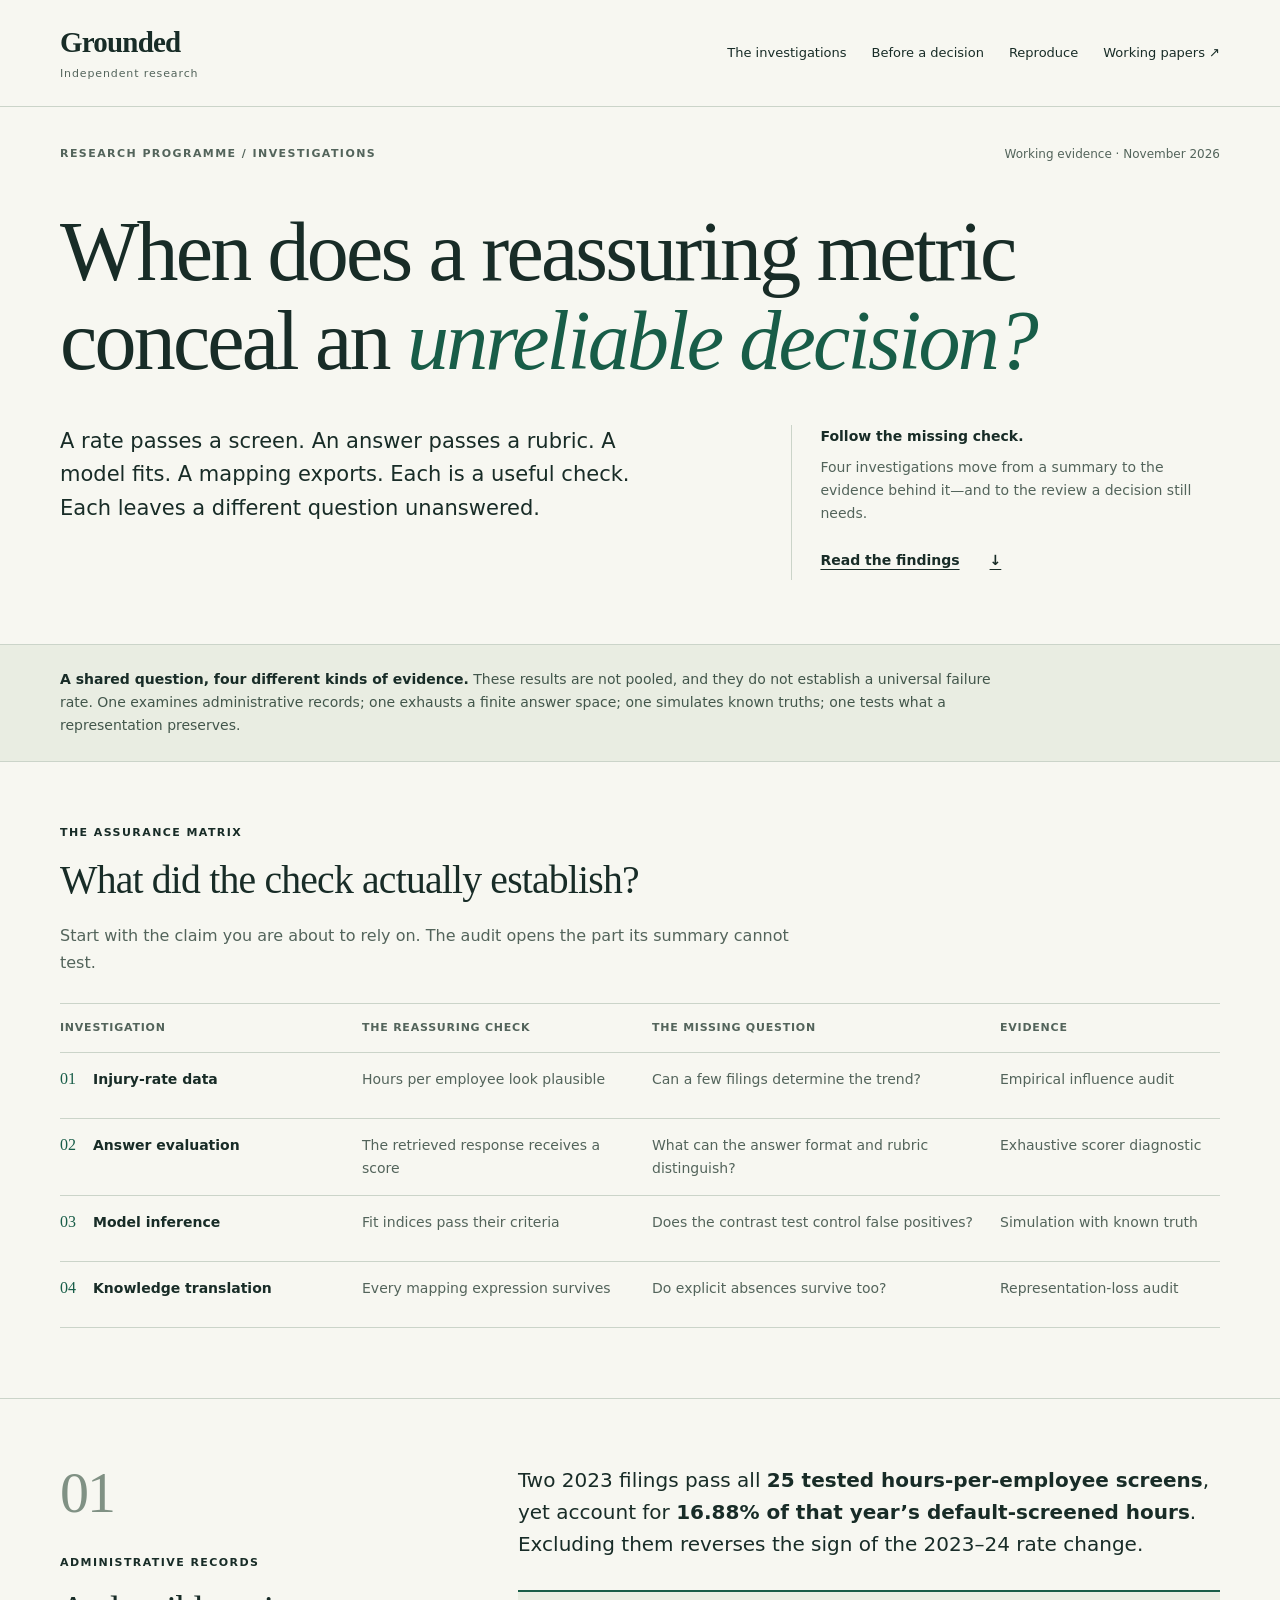
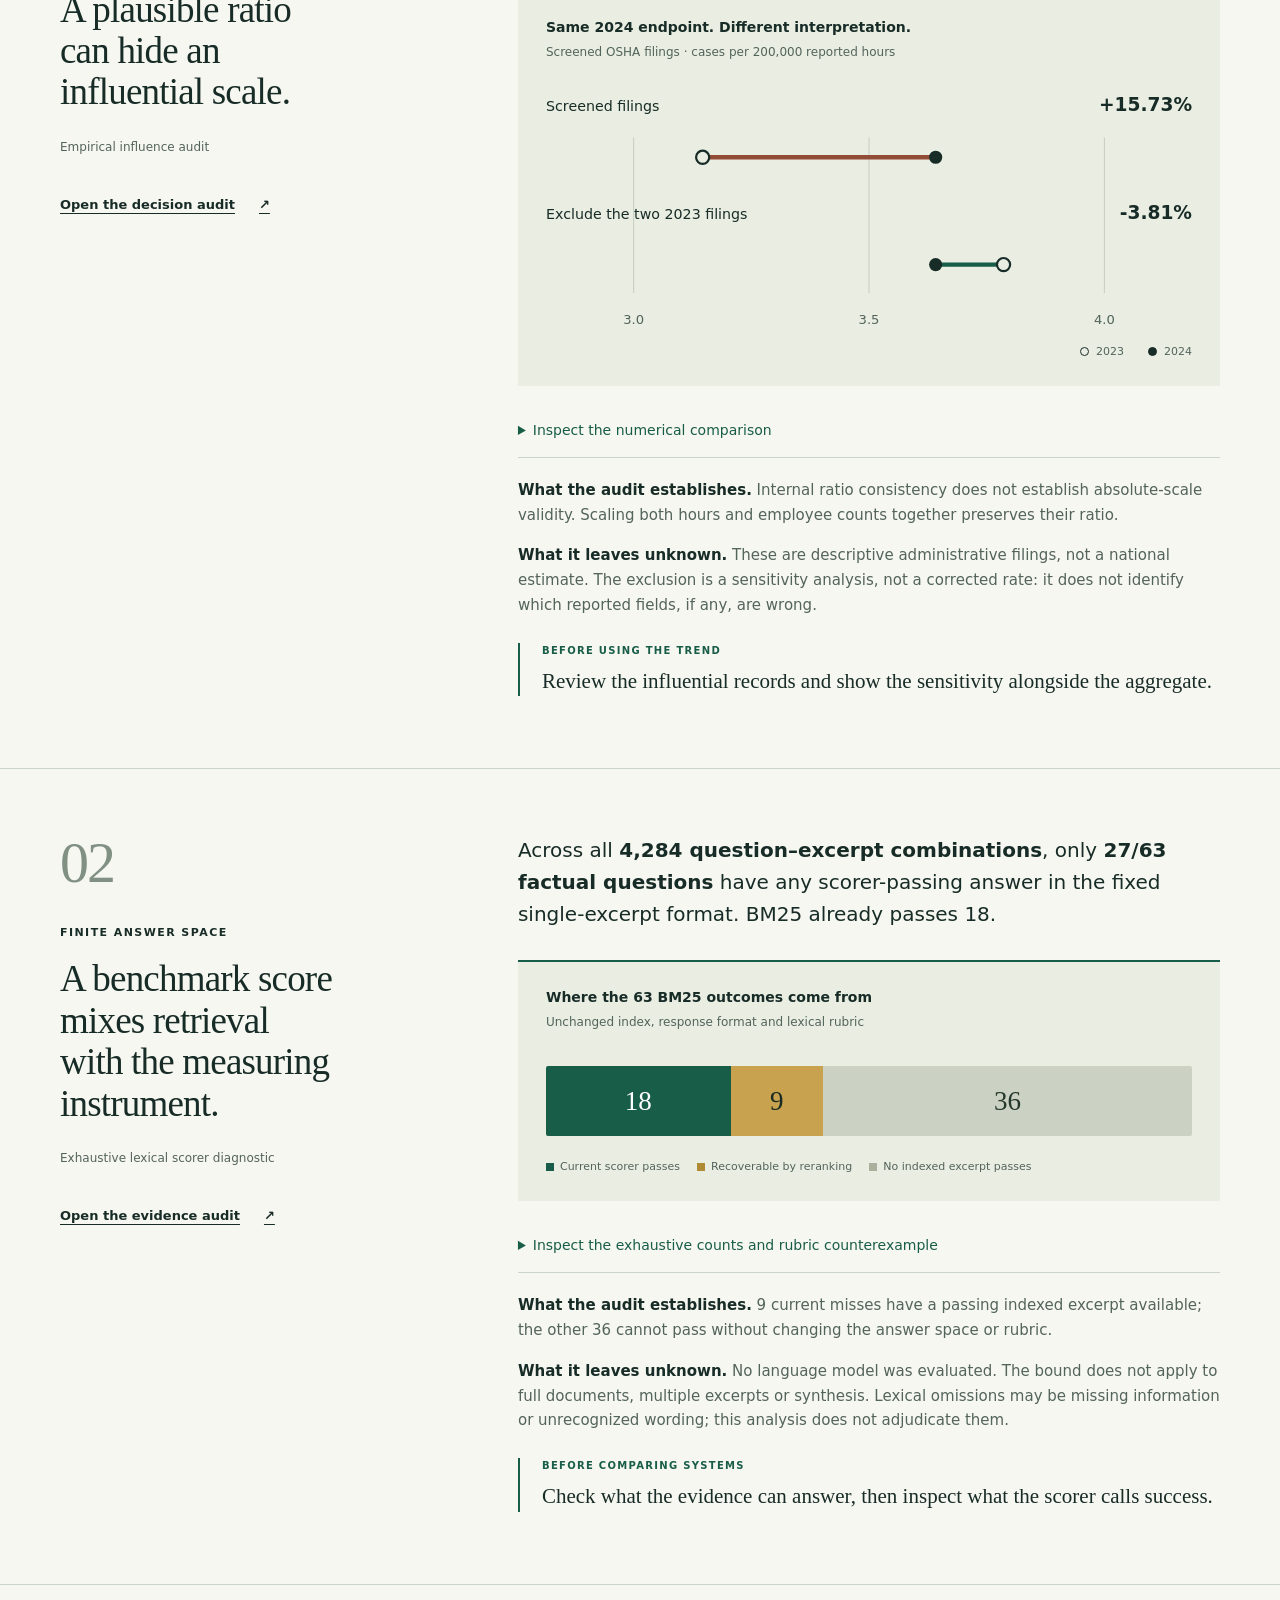
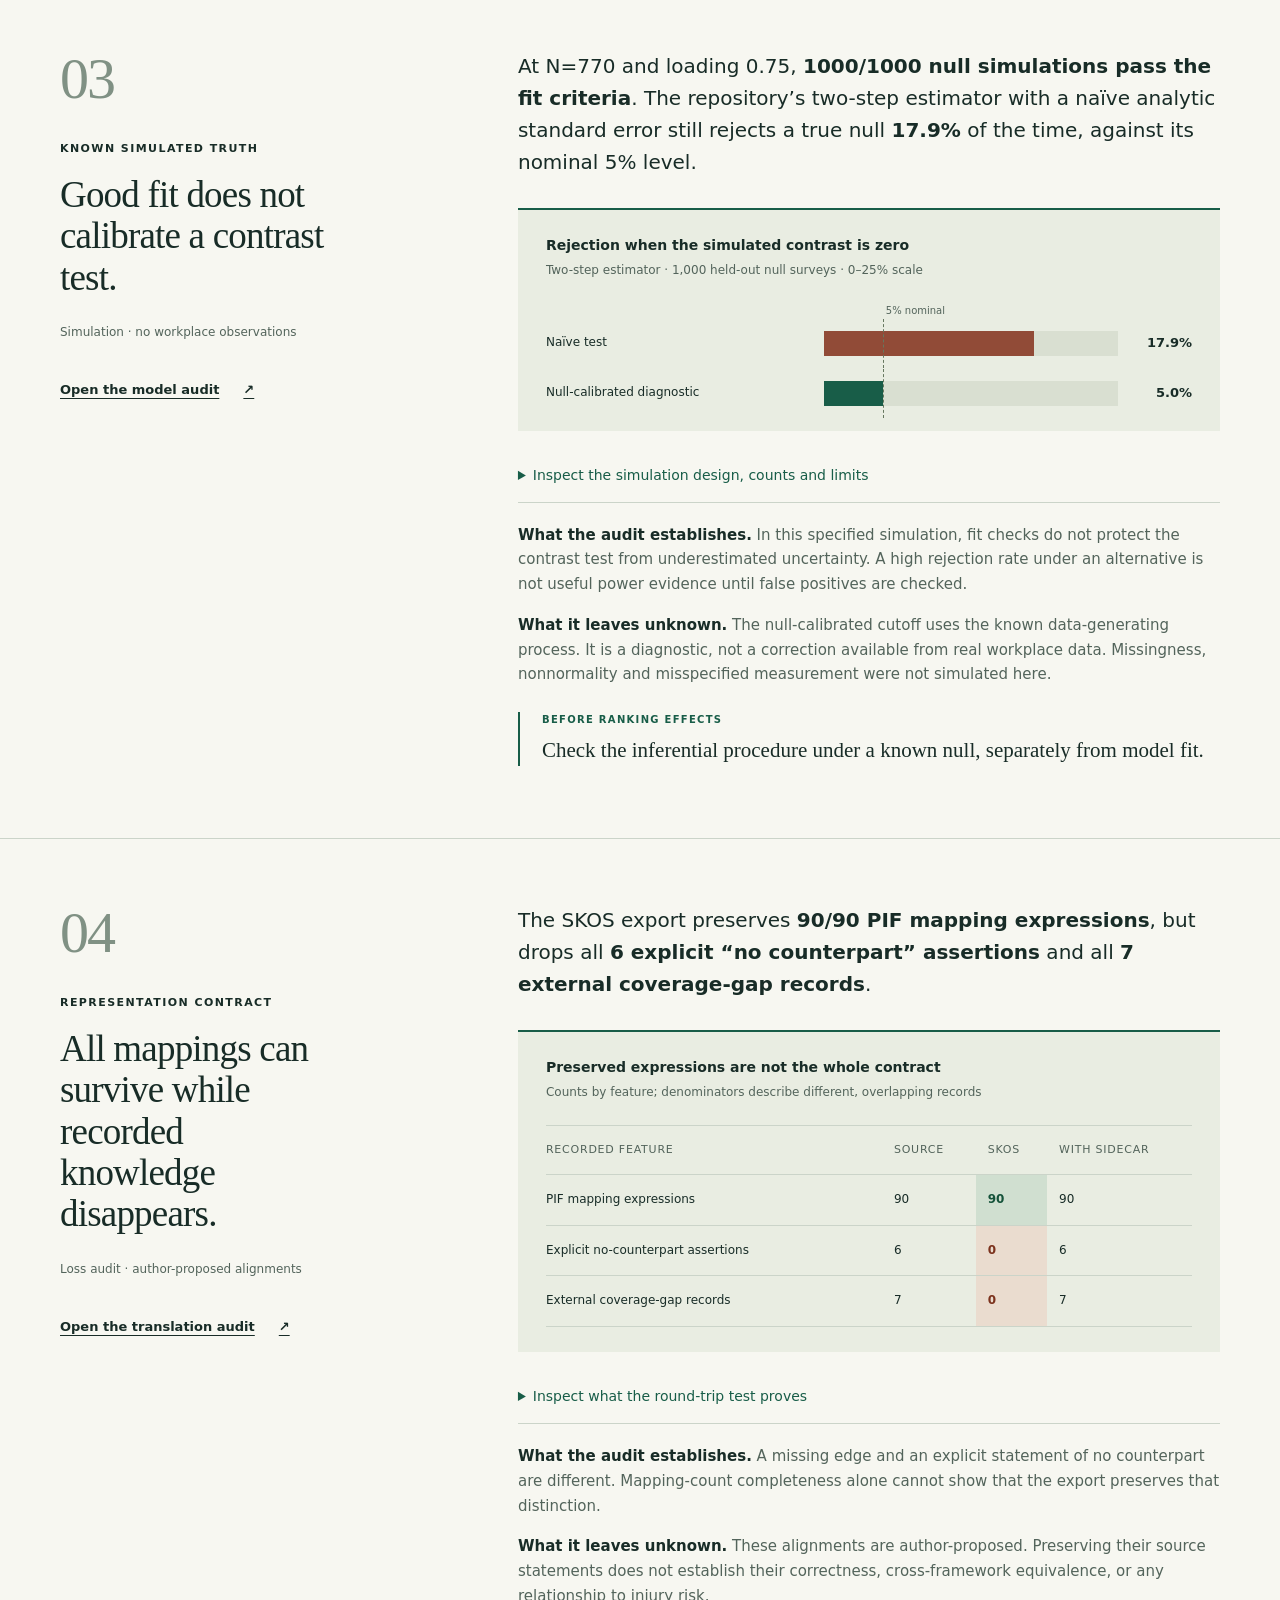
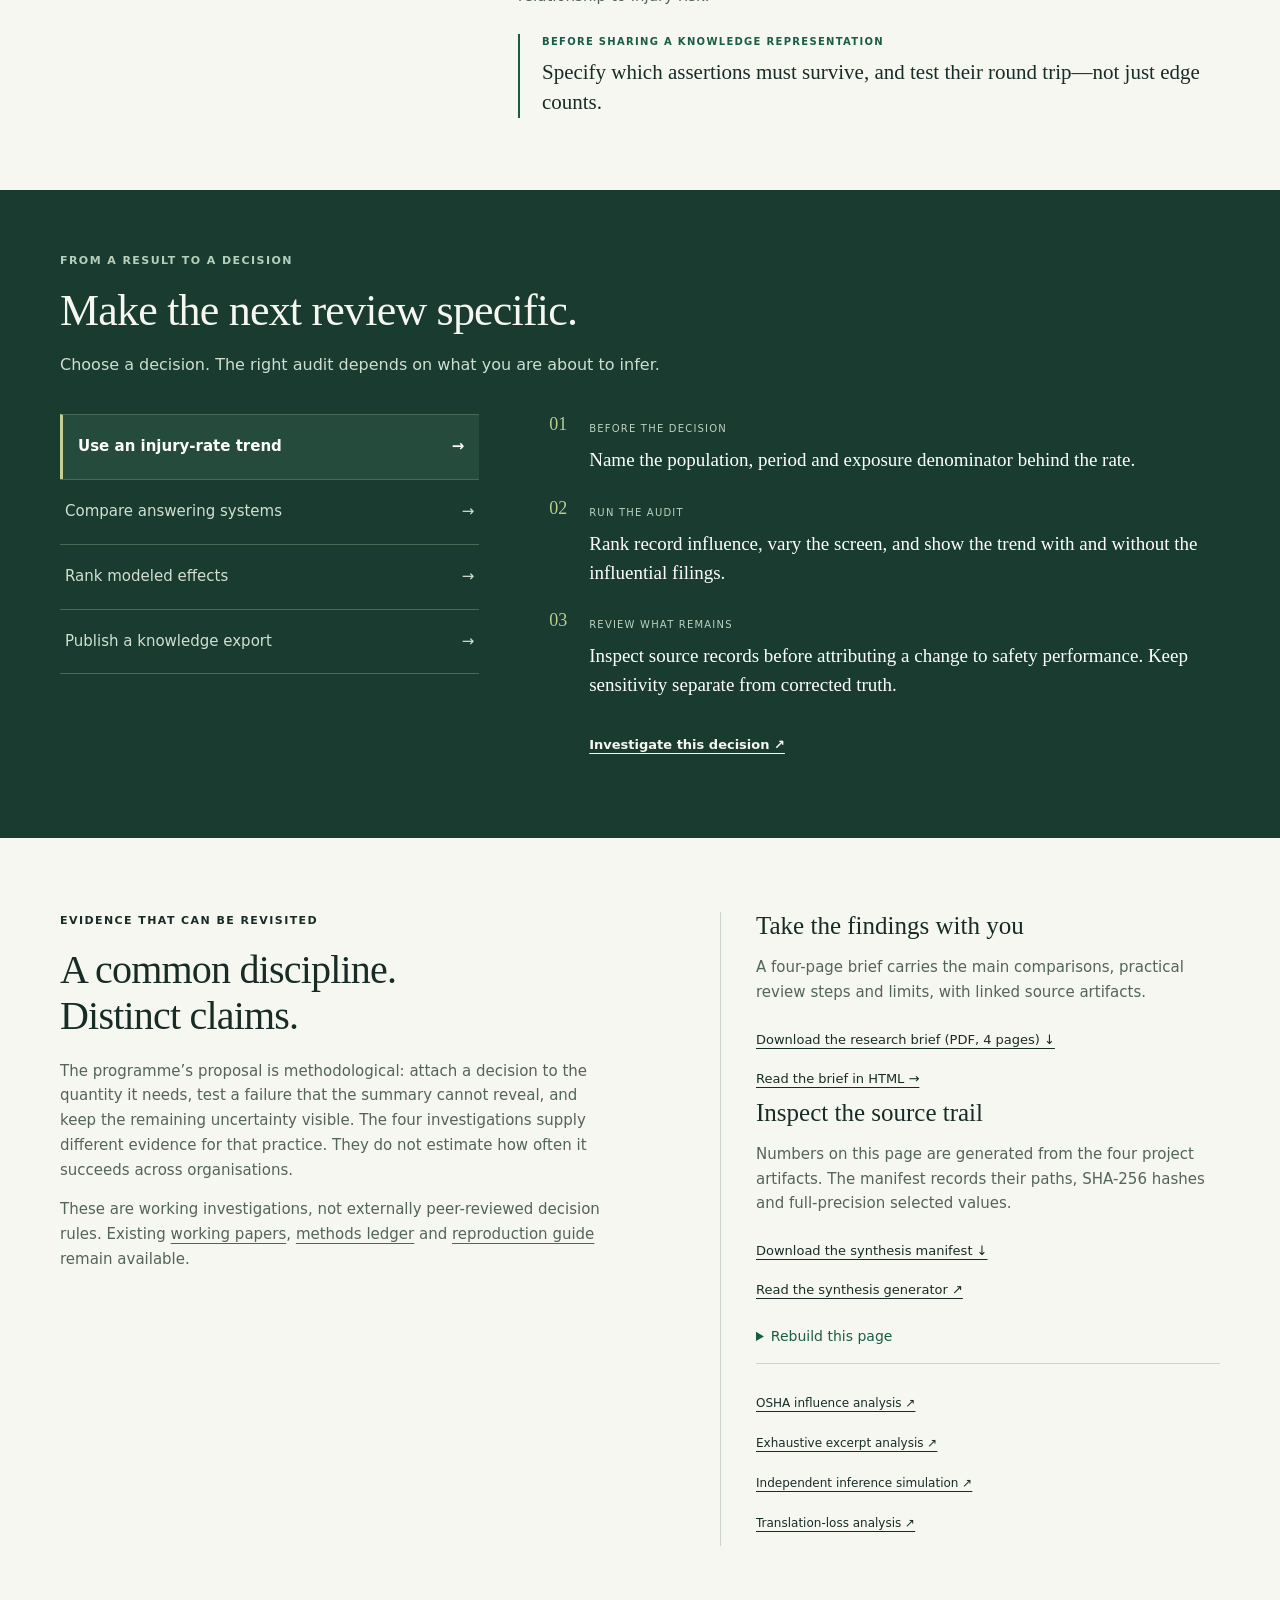
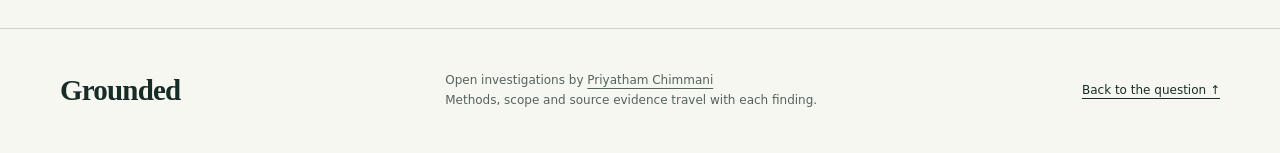
<file: docs/investigations.html>
<!doctype html>
<html lang="en">
  <head>
    <meta charset="utf-8" />
    <meta name="viewport" content="width=device-width, initial-scale=1" />
    <title>
      When a reassuring metric is not enough · Grounded investigations
    </title>
    <meta
      name="description"
      content="Four reproducible investigations into what injury rates, benchmark scores, model fit and mapping counts leave out of a decision."
    />
    <link
      rel="canonical"
      href="https://grounded-chi-five.vercel.app/investigations.html"
    />
    <meta name="theme-color" content="#eef0e8" />
    <link rel="stylesheet" href="investigations.css" />
    <script src="investigations.js" defer></script>
    <!-- Investigations social preview -->
    <meta property="og:type" content="website" />
    <meta property="og:site_name" content="Grounded" />
    <meta
      property="og:title"
      content="What did the check actually establish? · Grounded investigations"
    />
    <meta
      property="og:description"
      content="Four working investigations ask what plausible injury ratios, lexical scores, model fit and exported mappings actually establish. Empirical, finite-scorer, simulation and representation audits; distinct evidence and bounded conclusions."
    />
    <meta
      property="og:url"
      content="https://grounded-chi-five.vercel.app/investigations.html"
    />
    <meta
      property="og:image"
      content="https://grounded-chi-five.vercel.app/investigations-preview.png"
    />
    <meta property="og:image:type" content="image/png" />
    <meta property="og:image:width" content="1200" />
    <meta property="og:image:height" content="630" />
    <meta
      property="og:image:alt"
      content="Grounded working research: injury data asks whether a few filings can change a trend; answer evaluation questions lexical passes; simulation checks test calibration; knowledge translation checks whether explicit absences survive export."
    />
    <meta name="twitter:card" content="summary_large_image" />
    <meta
      name="twitter:title"
      content="What did the check actually establish? · Grounded investigations"
    />
    <meta
      name="twitter:description"
      content="Four working investigations ask what plausible injury ratios, lexical scores, model fit and exported mappings actually establish. Empirical, finite-scorer, simulation and representation audits; distinct evidence and bounded conclusions."
    />
    <meta
      name="twitter:image"
      content="https://grounded-chi-five.vercel.app/investigations-preview.png"
    />
    <meta
      name="twitter:image:alt"
      content="Grounded working research: injury data asks whether a few filings can change a trend; answer evaluation questions lexical passes; simulation checks test calibration; knowledge translation checks whether explicit absences survive export."
    />
  </head>
  <body>
    <a class="skip" href="#main">Skip to investigations</a>
    <header>
      <div class="wrap masthead">
        <a class="brand" href="./">Grounded<span>Independent research</span></a>
        <nav aria-label="Main navigation">
          <a href="#investigations">The investigations</a
          ><a href="#review">Before a decision</a
          ><a href="#reproduce">Reproduce</a
          ><a href="index.html#papers">Working papers ↗︎</a>
        </nav>
      </div>
    </header>
    <main id="main">
      <section class="wrap opening" aria-labelledby="question">
        <div class="issue">
          <span class="eyebrow">Research programme / Investigations</span
          ><span>Working evidence · November 2026</span>
        </div>
        <h1 id="question">
          When does a reassuring metric conceal an <em>unreliable decision?</em>
        </h1>
        <div class="opening-bottom">
          <p class="standfirst">
            A rate passes a screen. An answer passes a rubric. A model fits. A
            mapping exports. Each is a useful check. Each leaves a different
            question unanswered.
          </p>
          <div class="orientation">
            <strong>Follow the missing check.</strong>
            <p>
              Four investigations move from a summary to the evidence behind
              it—and to the review a decision still needs.
            </p>
            <a href="#investigations"
              >Read the findings <span aria-hidden="true">↓</span></a
            >
          </div>
        </div>
      </section>

      <section class="scope-strip">
        <div class="wrap">
          <p>
            <strong
              >A shared question, four different kinds of evidence.</strong
            >
            These results are not pooled, and they do not establish a universal
            failure rate. One examines administrative records; one exhausts a
            finite answer space; one simulates known truths; one tests what a
            representation preserves.
          </p>
        </div>
      </section>

      <section
        class="wrap map-section"
        id="investigations"
        aria-labelledby="map-title"
      >
        <div class="section-intro">
          <span class="eyebrow">The assurance matrix</span>
          <h2 id="map-title">What did the check actually establish?</h2>
          <p>
            Start with the claim you are about to rely on. The audit opens the
            part its summary cannot test.
          </p>
        </div>
        <p class="scroll-hint">Scroll the comparison sideways →</p>
        <div
          class="table-scroll"
          role="region"
          aria-label="Research assurance comparison"
          tabindex="0"
        >
          <table class="assurance">
            <caption class="sr-only">
              Four research audits, their reassuring checks, and the decisions
              that remain unestablished
            </caption>
            <thead>
              <tr>
                <th scope="col">Investigation</th>
                <th scope="col">The reassuring check</th>
                <th scope="col">The missing question</th>
                <th scope="col">Evidence</th>
              </tr>
            </thead>
            <tbody>
              <tr>
                <th scope="row">
                  <a href="#records"><span>01</span> Injury-rate data</a>
                </th>
                <td>Hours per employee look plausible</td>
                <td>Can a few filings determine the trend?</td>
                <td>Empirical influence audit</td>
              </tr>
              <tr>
                <th scope="row">
                  <a href="#answers"><span>02</span> Answer evaluation</a>
                </th>
                <td>The retrieved response receives a score</td>
                <td>What can the answer format and rubric distinguish?</td>
                <td>Exhaustive scorer diagnostic</td>
              </tr>
              <tr>
                <th scope="row">
                  <a href="#models"><span>03</span> Model inference</a>
                </th>
                <td>Fit indices pass their criteria</td>
                <td>Does the contrast test control false positives?</td>
                <td>Simulation with known truth</td>
              </tr>
              <tr>
                <th scope="row">
                  <a href="#meaning"><span>04</span> Knowledge translation</a>
                </th>
                <td>Every mapping expression survives</td>
                <td>Do explicit absences survive too?</td>
                <td>Representation-loss audit</td>
              </tr>
            </tbody>
          </table>
        </div>
      </section>

      <section
        class="investigation"
        id="records"
        aria-labelledby="records-title"
      >
        <div class="wrap chapter">
          <div class="chapter-title">
            <span class="chapter-number">01</span
            ><span class="eyebrow">Administrative records</span>
            <h2 id="records-title">
              A plausible ratio can hide an influential scale.
            </h2>
            <p class="evidence-kind">Empirical influence audit</p>
            <a
              class="audit-link"
              href="https://ehs-osha-analysis.vercel.app/decision-audit.html"
              >Open the decision audit <span aria-hidden="true">↗︎</span></a
            >
          </div>
          <div class="chapter-body">
            <p class="finding">
              Two 2023 filings pass all
              <strong>25 tested hours-per-employee screens</strong
              >, yet account for
              <strong
                >16.88% of that year’s default-screened
                hours</strong
              >. Excluding them reverses the sign of the 2023–24 rate change.
            </p>
            <figure class="evidence-figure">
              <figcaption>
                <strong>Same 2024 endpoint. Different interpretation.</strong
                ><span
                  >Screened OSHA filings · cases per 200,000 reported
                  hours</span
                >
              </figcaption>
              <svg
                viewBox="0 0 590 235"
                role="img"
                aria-labelledby="rate-title rate-desc"
              >
                <title id="rate-title">
                  Two-filing exclusion changes the direction of the injury-rate
                  trend
                </title>
                <desc id="rate-desc">
                  Screened rate changes from 3.1466 in 2023 to
                  3.6415 in 2024, +15.73%. Excluding two 2023
                  filings changes the starting rate to 3.7857, giving
                  -3.81%. Exact displayed values are in the table
                  below.
                </desc>
                <g class="grid-lines">
                  <path d="M80 48V190 M295 48V190 M510 48V190" />
                </g>
                <text x="0" y="24" class="plot-label">Screened filings</text>
                <text x="590" y="24" text-anchor="end" class="plot-value">
                  +15.73%
                </text>
                <path
                  d="M143.051 66H355.854"
                  class="rate-line base"
                />
                <circle cx="143.051" cy="66" r="6" class="start-dot" />
                <circle cx="355.854" cy="66" r="6" class="end-dot" />
                <text x="0" y="122" class="plot-label">
                  Exclude the two 2023 filings
                </text>
                <text x="590" y="122" text-anchor="end" class="plot-value">
                  -3.81%
                </text>
                <path
                  d="M355.854 164H417.864"
                  class="rate-line sensitivity"
                />
                <circle
                  cx="417.864"
                  cy="164"
                  r="6"
                  class="start-dot"
                />
                <circle cx="355.854" cy="164" r="6" class="end-dot" />
                <g class="axis-label">
                  <text x="80" y="218" text-anchor="middle">3.0</text>
                  <text x="295" y="218" text-anchor="middle">3.5</text>
                  <text x="510" y="218" text-anchor="middle">4.0</text>
                </g>
              </svg>
              <div class="plot-key">
                <span><i class="hollow-dot"></i>2023</span
                ><span><i class="solid-dot"></i>2024</span>
              </div>
            </figure>
            <details>
              <summary>Inspect the numerical comparison</summary>
              <div class="table-scroll">
                <table>
                  <caption>
                    Rates rounded to four decimals; percent changes use
                    unrounded rates.
                  </caption>
                  <thead>
                    <tr>
                      <th scope="col">Scenario</th>
                      <th scope="col">2023</th>
                      <th scope="col">2024</th>
                      <th scope="col">Change</th>
                    </tr>
                  </thead>
                  <tbody>
                    <tr>
                      <th scope="row">Screened population</th>
                      <td>3.1466</td>
                      <td>3.6415</td>
                      <td>+15.73%</td>
                    </tr>
                    <tr>
                      <th scope="row">Exclude two 2023 filings</th>
                      <td>3.7857</td>
                      <td>3.6415</td>
                      <td>-3.81%</td>
                    </tr>
                  </tbody>
                </table>
              </div>
              <p>
                A symmetric sensitivity removing the two largest-hour filings in
                <em>both</em> years gives -3.83%. The selected pair
                is an influential example, not a claim that two is the minimum
                needed to change the sign.
              </p>
            </details>
            <div class="interpretation">
              <p>
                <strong>What the audit establishes.</strong> Internal ratio
                consistency does not establish absolute-scale validity. Scaling
                both hours and employee counts together preserves their ratio.
              </p>
              <p>
                <strong>What it leaves unknown.</strong> These are descriptive
                administrative filings, not a national estimate. The exclusion
                is a sensitivity analysis, not a corrected rate: it does not
                identify which reported fields, if any, are wrong.
              </p>
            </div>
            <p class="review-question">
              <span>Before using the trend</span>Review the influential records
              and show the sensitivity alongside the aggregate.
            </p>
          </div>
        </div>
      </section>

      <section
        class="investigation"
        id="answers"
        aria-labelledby="answers-title"
      >
        <div class="wrap chapter">
          <div class="chapter-title">
            <span class="chapter-number">02</span
            ><span class="eyebrow">Finite answer space</span>
            <h2 id="answers-title">
              A benchmark score mixes retrieval with the measuring instrument.
            </h2>
            <p class="evidence-kind">Exhaustive lexical scorer diagnostic</p>
            <a
              class="audit-link"
              href="https://ehs-ai-grounding-eval.vercel.app/evidence-audit.html"
              >Open the evidence audit <span aria-hidden="true">↗︎</span></a
            >
          </div>
          <div class="chapter-body">
            <p class="finding">
              Across all
              <strong>4,284 question–excerpt combinations</strong
              >, only
              <strong>27/63 factual questions</strong> have
              any scorer-passing answer in the fixed single-excerpt format. BM25
              already passes 18.
            </p>
            <figure class="evidence-figure">
              <figcaption>
                <strong>Where the 63 BM25 outcomes come from</strong
                ><span
                  >Unchanged index, response format and lexical rubric</span
                >
              </figcaption>
              <div
                class="partition"
                role="img"
                aria-label="18 current passes, 9 misses recoverable by reranking, 36 questions where no indexed excerpt passes"
              >
                <span class="part-pass" style="width:28.57142857%"
                  >18</span
                ><span class="part-recover" style="width:14.28571429%"
                  >9</span
                ><span class="part-unreachable" style="width:57.14285714%"
                  >36</span
                >
              </div>
              <div class="partition-labels">
                <span><i class="key-pass"></i>Current scorer passes</span
                ><span><i class="key-recover"></i>Recoverable by reranking</span
                ><span
                  ><i class="key-unreachable"></i>No indexed excerpt
                  passes</span
                >
              </div>
            </figure>
            <details>
              <summary>
                Inspect the exhaustive counts and rubric counterexample
              </summary>
              <table>
                <caption>
                  All 68 indexed excerpts were scored against each
                  of 63 factual questions.
                </caption>
                <thead>
                  <tr>
                    <th scope="col">Outcome under fixed rubric</th>
                    <th scope="col">Questions</th>
                  </tr>
                </thead>
                <tbody>
                  <tr>
                    <th scope="row">BM25 currently passes</th>
                    <td>18</td>
                  </tr>
                  <tr>
                    <th scope="row">Another indexed excerpt can pass</th>
                    <td>9</td>
                  </tr>
                  <tr>
                    <th scope="row">No indexed excerpt can pass</th>
                    <td>36</td>
                  </tr>
                  <tr>
                    <th scope="row">Attainable passes using bare excerpts</th>
                    <td>24 / 63</td>
                  </tr>
                </tbody>
              </table>
              <p>
                The
                <a
                  href="https://ehs-ai-grounding-eval.vercel.app/evidence-audit.html#question=hc-005&amp;view=own&amp;excerpt=hn-001"
                  >question asking for eight pictograms</a
                >
                also accepts unrelated excerpts about eight-hour noise exposure
                and fatality-reporting intervals. The lexical key recognizes the
                number but not what it refers to. A scorer pass is not semantic
                validation.
              </p>
            </details>
            <div class="interpretation">
              <p>
                <strong>What the audit establishes.</strong> 9
                current misses have a passing indexed excerpt available; the
                other 36 cannot pass without changing the answer
                space or rubric.
              </p>
              <p>
                <strong>What it leaves unknown.</strong> No language model was
                evaluated. The bound does not apply to full documents, multiple
                excerpts or synthesis. Lexical omissions may be missing
                information or unrecognized wording; this analysis does not
                adjudicate them.
              </p>
            </div>
            <p class="review-question">
              <span>Before comparing systems</span>Check what the evidence can
              answer, then inspect what the scorer calls success.
            </p>
          </div>
        </div>
      </section>

      <section class="investigation" id="models" aria-labelledby="models-title">
        <div class="wrap chapter">
          <div class="chapter-title">
            <span class="chapter-number">03</span
            ><span class="eyebrow">Known simulated truth</span>
            <h2 id="models-title">
              Good fit does not calibrate a contrast test.
            </h2>
            <p class="evidence-kind">Simulation · no workplace observations</p>
            <a
              class="audit-link"
              href="https://ehs-risk-sem.vercel.app/model-audit.html"
              >Open the model audit <span aria-hidden="true">↗︎</span></a
            >
          </div>
          <div class="chapter-body">
            <p class="finding">
              At N=770 and loading 0.75,
              <strong
                >1000/1000 null simulations pass the fit
                criteria</strong
              >. The repository’s two-step estimator with a naïve analytic
              standard error still rejects a true null
              <strong>17.9%</strong> of the time, against its nominal 5%
              level.
            </p>
            <figure class="evidence-figure">
              <figcaption>
                <strong>Rejection when the simulated contrast is zero</strong
                ><span
                  >Two-step estimator · 1,000 held-out null surveys · 0–25%
                  scale</span
                >
              </figcaption>
              <div
                class="false-positive-chart"
                role="img"
                aria-label="Naïve false-positive rate 17.9%, DGP-specific null-calibrated rate 5.0%, nominal level 5 percent"
              >
                <div class="nominal" aria-hidden="true">5% nominal</div>
                <div class="risk-row">
                  <span>Naïve test</span>
                  <div class="track">
                    <i style="width:71.6000%"></i>
                  </div>
                  <strong>17.9%</strong>
                </div>
                <div class="risk-row calibrated">
                  <span>Null-calibrated diagnostic</span>
                  <div class="track">
                    <i style="width:20.0000%"></i>
                  </div>
                  <strong>5.0%</strong>
                </div>
              </div>
            </figure>
            <details>
              <summary>
                Inspect the simulation design, counts and limits
              </summary>
              <table>
                <caption>
                  Loading 0.75, three indicators per factor, 1,000 held-out null
                  surveys per row.
                </caption>
                <thead>
                  <tr>
                    <th scope="col">Design / N</th>
                    <th scope="col">Naïve false positives</th>
                    <th scope="col">Null-calibrated diagnostic</th>
                  </tr>
                </thead>
                <tbody>
                  <tr>
                    <th scope="row">Positive-pair design / 770</th>
                    <td>
                      179/1,000 (17.9%)<br /><small
                        >95% MC: 15.6%–20.4%</small
                      >
                    </td>
                    <td>
                      50/1,000 (5.0%)<br /><small
                        >95% MC: 2.8%–6.8%</small
                      >
                    </td>
                  </tr>
                  <tr>
                    <th scope="row">
                      Negative-pair design / 6884
                    </th>
                    <td>
                      190/1,000
                      (19.0%)<br /><small
                        >95% MC:
                        16.7%–21.5%</small
                      >
                    </td>
                    <td>
                      49/1,000 (4.9%)<br /><small
                        >95% MC:
                        2.8%–6.9%</small
                      >
                    </td>
                  </tr>
                </tbody>
              </table>
              <p>
                The fit criteria are CFI ≥ 0.95, RMSEA ≤ 0.06 and SRMR ≤ 0.08.
                The two-step estimator treats estimated latent correlations as
                fixed in its naïve uncertainty calculation. These error rates do
                not describe all SEM estimators. Naïve-rate intervals are
                pointwise Wilson intervals; calibrated-rate intervals also
                include cutoff uncertainty through two-sample resampling. Five
                normal latent variables; four correlated predictors (ρ=0.35);
                independent measurement errors. Separate sets of 1,000 surveys
                estimate the null cutoff, test it under the null, and measure
                rejection under the alternative for each design cell.
              </p>
              <p>
                For the N=770 alternative contrast Δ=0.15, the
                null-calibrated diagnostic rejects in 46.2% of simulations
                (95% two-sample Monte Carlo interval
                39.6%–50.2%). The interval includes
                uncertainty in the estimated cutoff. It is not a population
                confidence interval.
              </p>
            </details>
            <div class="interpretation">
              <p>
                <strong>What the audit establishes.</strong> In this specified
                simulation, fit checks do not protect the contrast test from
                underestimated uncertainty. A high rejection rate under an
                alternative is not useful power evidence until false positives
                are checked.
              </p>
              <p>
                <strong>What it leaves unknown.</strong> The null-calibrated
                cutoff uses the known data-generating process. It is a
                diagnostic, not a correction available from real workplace data.
                Missingness, nonnormality and misspecified measurement were not
                simulated here.
              </p>
            </div>
            <p class="review-question">
              <span>Before ranking effects</span>Check the inferential procedure
              under a known null, separately from model fit.
            </p>
          </div>
        </div>
      </section>

      <section
        class="investigation"
        id="meaning"
        aria-labelledby="meaning-title"
      >
        <div class="wrap chapter">
          <div class="chapter-title">
            <span class="chapter-number">04</span
            ><span class="eyebrow">Representation contract</span>
            <h2 id="meaning-title">
              All mappings can survive while recorded knowledge disappears.
            </h2>
            <p class="evidence-kind">Loss audit · author-proposed alignments</p>
            <a
              class="audit-link"
              href="https://ehs-human-factors-ontology.vercel.app/translation-audit.html"
              >Open the translation audit <span aria-hidden="true">↗︎</span></a
            >
          </div>
          <div class="chapter-body">
            <p class="finding">
              The SKOS export preserves
              <strong
                >90/90 PIF mapping
                expressions</strong
              >, but drops all
              <strong
                >6 explicit “no counterpart” assertions</strong
              >
              and all
              <strong>7 external coverage-gap records</strong>.
            </p>
            <figure class="evidence-figure">
              <figcaption>
                <strong>Preserved expressions are not the whole contract</strong
                ><span
                  >Counts by feature; denominators describe different,
                  overlapping records</span
                >
              </figcaption>
              <table class="retention-table">
                <thead>
                  <tr>
                    <th scope="col">Recorded feature</th>
                    <th scope="col">Source</th>
                    <th scope="col">SKOS</th>
                    <th scope="col">With sidecar</th>
                  </tr>
                </thead>
                <tbody>
                  <tr>
                    <th scope="row">PIF mapping expressions</th>
                    <td>90</td>
                    <td class="retained">90</td>
                    <td>90</td>
                  </tr>
                  <tr>
                    <th scope="row">Explicit no-counterpart assertions</th>
                    <td>6</td>
                    <td class="lost">0</td>
                    <td>6</td>
                  </tr>
                  <tr>
                    <th scope="row">External coverage-gap records</th>
                    <td>7</td>
                    <td class="lost">0</td>
                    <td>7</td>
                  </tr>
                </tbody>
              </table>
            </figure>
            <details>
              <summary>Inspect what the round-trip test proves</summary>
              <p>
                Deleting the source’s
                <a
                  href="https://ehs-human-factors-ontology.vercel.app/translation-audit.html?factor=ehs:WorkplaceVisibility&amp;framework=xw:fw-SPARH"
                  >explicit Workplace Visibility absence</a
                >
                changes the source meaning while leaving the standard SKOS
                export unchanged. The export cannot distinguish those two source
                states.
              </p>
              <p>
                A sidecar preserves the omitted assertion records.
                Reconstructing the declared contract recovers
                600/600 scoped source triples, with zero
                missing and zero added. This is not full ontology
                reconstruction, semantic equivalence or validation of the
                mappings themselves.
              </p>
            </details>
            <div class="interpretation">
              <p>
                <strong>What the audit establishes.</strong> A missing edge and
                an explicit statement of no counterpart are different.
                Mapping-count completeness alone cannot show that the export
                preserves that distinction.
              </p>
              <p>
                <strong>What it leaves unknown.</strong> These alignments are
                author-proposed. Preserving their source statements does not
                establish their correctness, cross-framework equivalence, or any
                relationship to injury risk.
              </p>
            </div>
            <p class="review-question">
              <span>Before sharing a knowledge representation</span>Specify
              which assertions must survive, and test their round trip—not just
              edge counts.
            </p>
          </div>
        </div>
      </section>

      <section
        class="review-section"
        id="review"
        aria-labelledby="review-title"
      >
        <div class="wrap">
          <span class="eyebrow">From a result to a decision</span>
          <h2 id="review-title">Make the next review specific.</h2>
          <p class="review-lead">
            Choose a decision. The right audit depends on what you are about to
            infer.
          </p>
          <div class="decision-layout">
            <div
              class="decision-options"
              role="group"
              aria-label="Choose the decision to review"
            >
              <button type="button" data-case="records" aria-pressed="true">
                Use an injury-rate trend
                <span aria-hidden="true">→</span></button
              ><button type="button" data-case="answers" aria-pressed="false">
                Compare answering systems
                <span aria-hidden="true">→</span></button
              ><button type="button" data-case="models" aria-pressed="false">
                Rank modeled effects <span aria-hidden="true">→</span></button
              ><button type="button" data-case="meaning" aria-pressed="false">
                Publish a knowledge export <span aria-hidden="true">→</span>
              </button>
            </div>
            <div
              class="decision-steps"
              id="decision-steps"
              aria-live="polite"
              aria-atomic="true"
            >
              <ol>
                <li>
                  <span>Before the decision</span>
                  <p id="step-before">
                    Name the population, period and exposure denominator behind
                    the rate.
                  </p>
                </li>
                <li>
                  <span>Run the audit</span>
                  <p id="step-audit">
                    Rank record influence, vary the screen, and show the trend
                    with and without the influential filings.
                  </p>
                </li>
                <li>
                  <span>Review what remains</span>
                  <p id="step-review">
                    Inspect source records before attributing a change to safety
                    performance. Keep sensitivity separate from corrected truth.
                  </p>
                </li>
              </ol>
              <a
                id="decision-link"
                href="https://ehs-osha-analysis.vercel.app/decision-audit.html"
                >Investigate this decision ↗︎</a
              >
            </div>
          </div>
          <noscript
            ><p>
              The four investigations above provide all findings without
              JavaScript. Enable JavaScript to switch this review guide.
            </p></noscript
          >
        </div>
      </section>

      <section
        class="wrap closing"
        id="reproduce"
        aria-labelledby="reproduce-title"
      >
        <div>
          <span class="eyebrow">Evidence that can be revisited</span>
          <h2 id="reproduce-title">
            A common discipline.<br />Distinct claims.
          </h2>
          <p>
            The programme’s proposal is methodological: attach a decision to the
            quantity it needs, test a failure that the summary cannot reveal,
            and keep the remaining uncertainty visible. The four investigations
            supply different evidence for that practice. They do not estimate
            how often it succeeds across organisations.
          </p>
          <p>
            These are working investigations, not externally peer-reviewed
            decision rules. Existing
            <a href="index.html#papers">working papers</a>,
            <a href="methods-ledger.html">methods ledger</a> and
            <a href="reproduce.html">reproduction guide</a> remain available.
          </p>
        </div>
        <div class="reproduction">
          <h3>Take the findings with you</h3>
          <p>
            A four-page brief carries the main comparisons, practical review
            steps and limits, with linked source artifacts.
          </p>
          <a href="research-brief.pdf" download
            >Download the research brief (PDF, 4 pages) ↓</a
          ><a href="research-brief.html">Read the brief in HTML →</a>
          <h3>Inspect the source trail</h3>
          <p>
            Numbers on this page are generated from the four project artifacts.
            The manifest records their paths, SHA-256 hashes and full-precision
            selected values.
          </p>
          <a href="investigations-data.json" download
            >Download the synthesis manifest ↓</a
          ><a
            href="https://github.com/priyatham9/grounded/blob/main/tools/build_investigations.py"
            >Read the synthesis generator ↗︎</a
          >
          <details>
            <summary>Rebuild this page</summary>
            <p>
              Place the five repositories in sibling directories, regenerate
              each project’s audit artifacts, then run in <code>grounded</code>:
            </p>
            <pre><code>python3 tools/build_investigations.py
python3 tools/build_investigations.py --check</code></pre>
            <p>
              The deployed page is static; it does not fetch project results at
              runtime.
            </p>
          </details>
          <ul>
            <li>
              <a
                href="https://github.com/priyatham9/ehs-osha-analysis/blob/main/src/ehs_osha/benchmark_fragility.py"
                >OSHA influence analysis ↗︎</a
              >
            </li>
            <li>
              <a
                href="https://github.com/priyatham9/ehs-ai-grounding-eval/blob/main/grounding_eval/answerability.py"
                >Exhaustive excerpt analysis ↗︎</a
              >
            </li>
            <li>
              <a
                href="https://github.com/priyatham9/ehs-risk-sem/blob/main/simulations/study_05_inference_audit.py"
                >Independent inference simulation ↗︎</a
              >
            </li>
            <li>
              <a
                href="https://github.com/priyatham9/ehs-human-factors-ontology/blob/main/tools/build_translation_audit.py"
                >Translation-loss analysis ↗︎</a
              >
            </li>
          </ul>
        </div>
      </section>
    </main>
    <footer>
      <div class="wrap footer-inner">
        <a class="brand" href="./">Grounded</a>
        <p>
          Open investigations by
          <a href="https://priyatham-personal-site.vercel.app/"
            >Priyatham Chimmani</a
          ><br />Methods, scope and source evidence travel with each finding.
        </p>
        <a href="#main">Back to the question ↑</a>
      </div>
    </footer>
  </body>
</html>
</file>
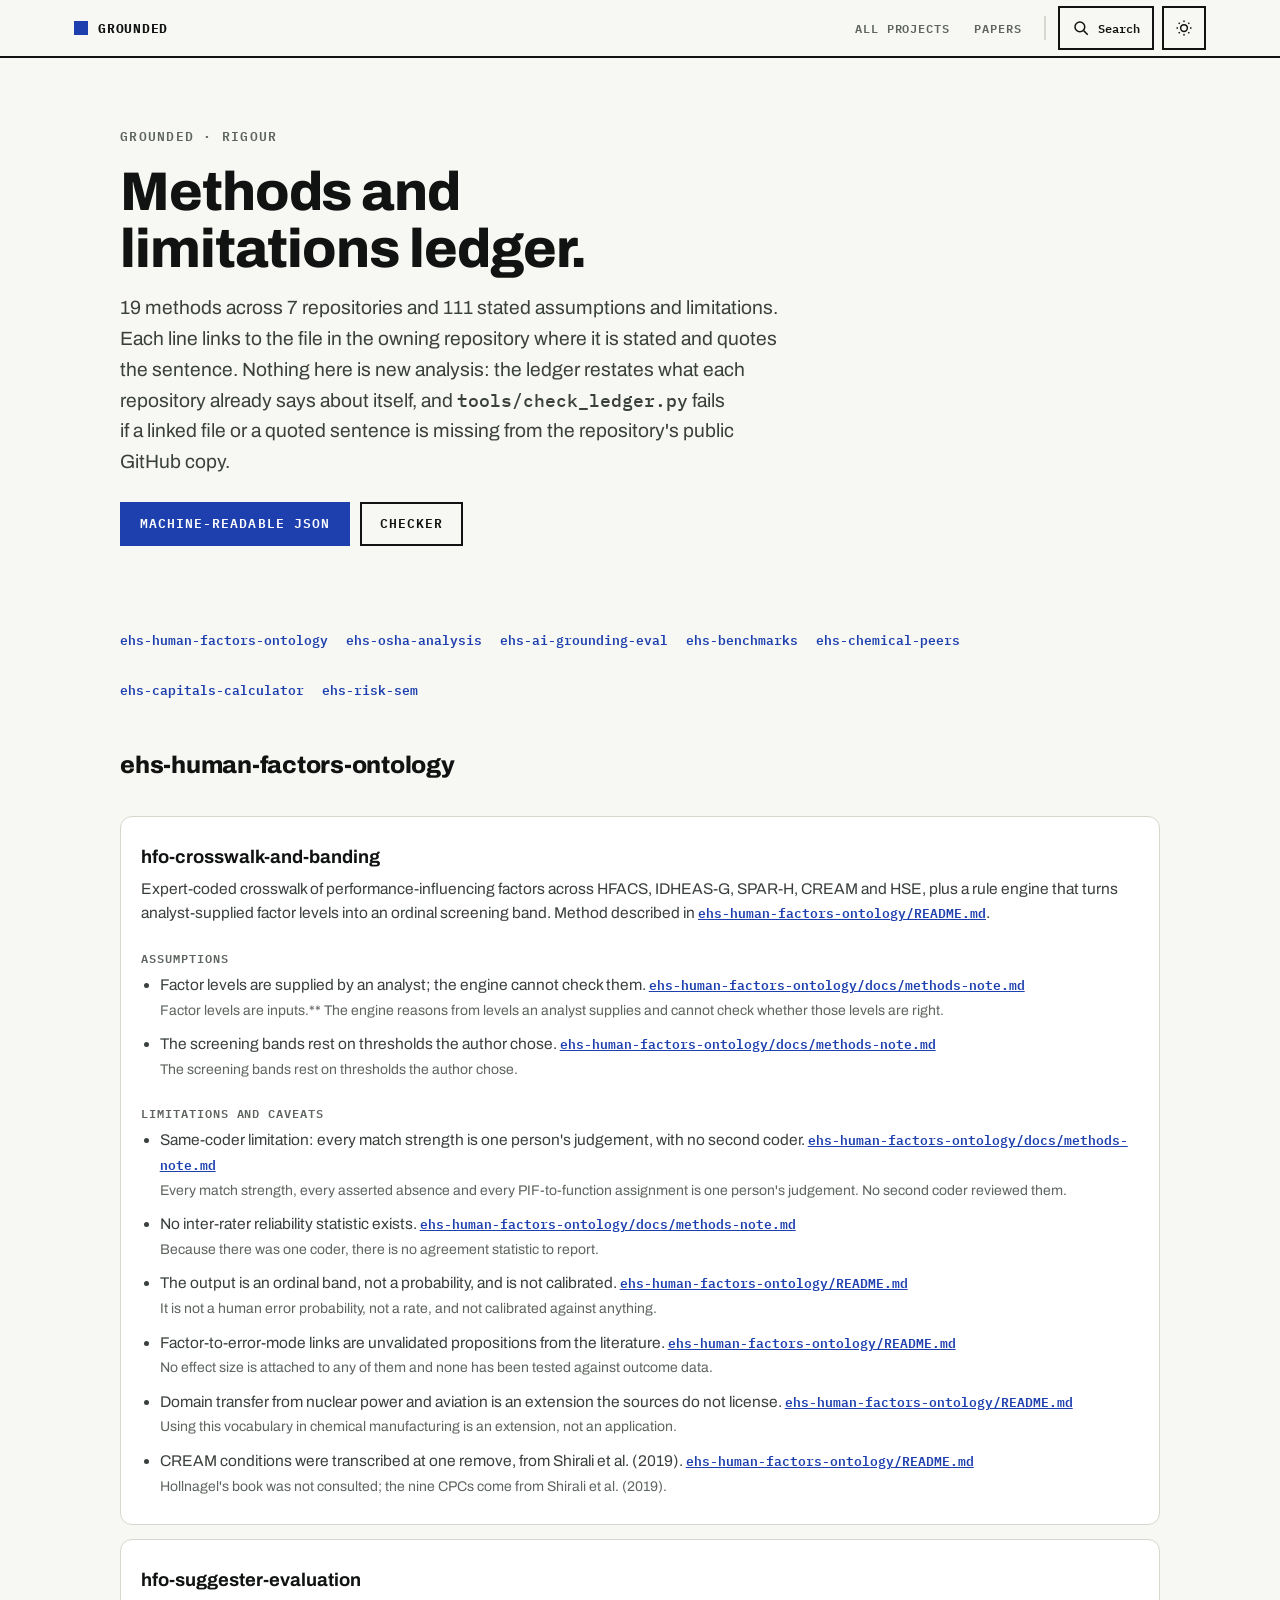
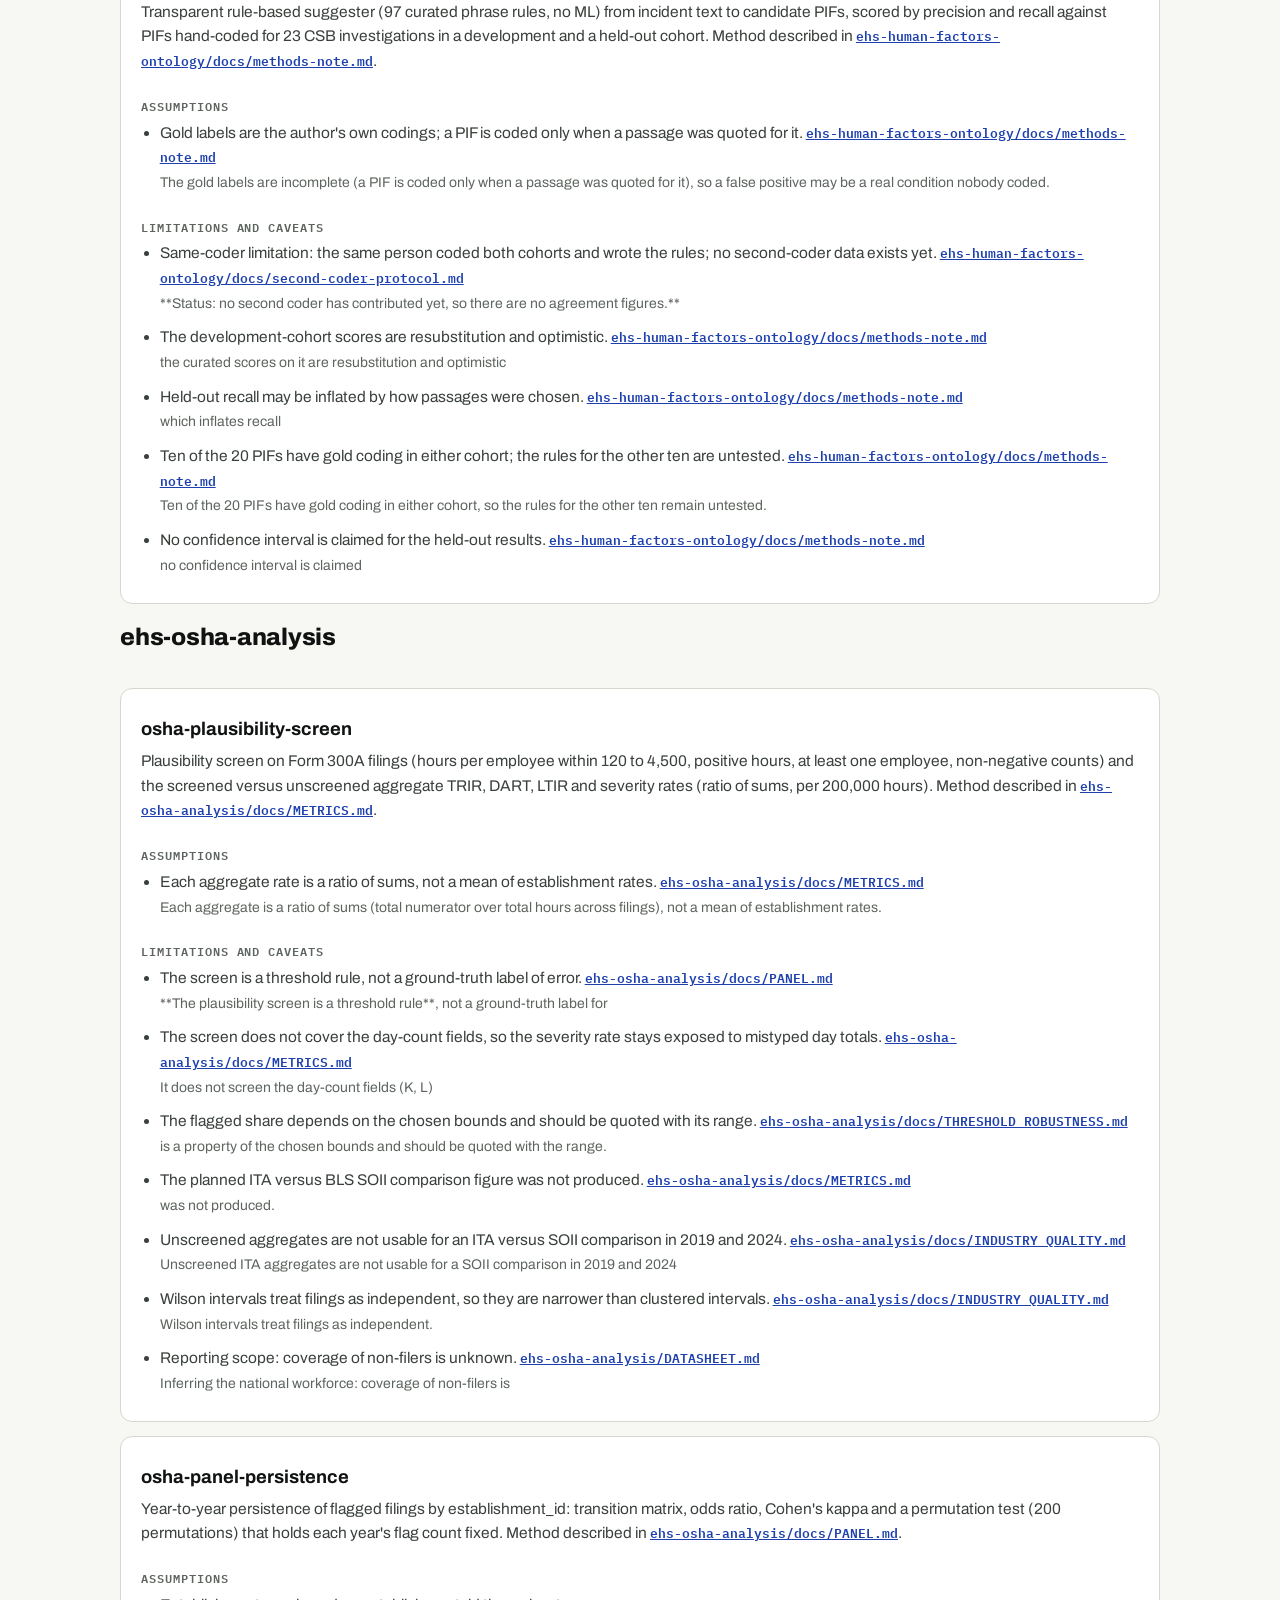
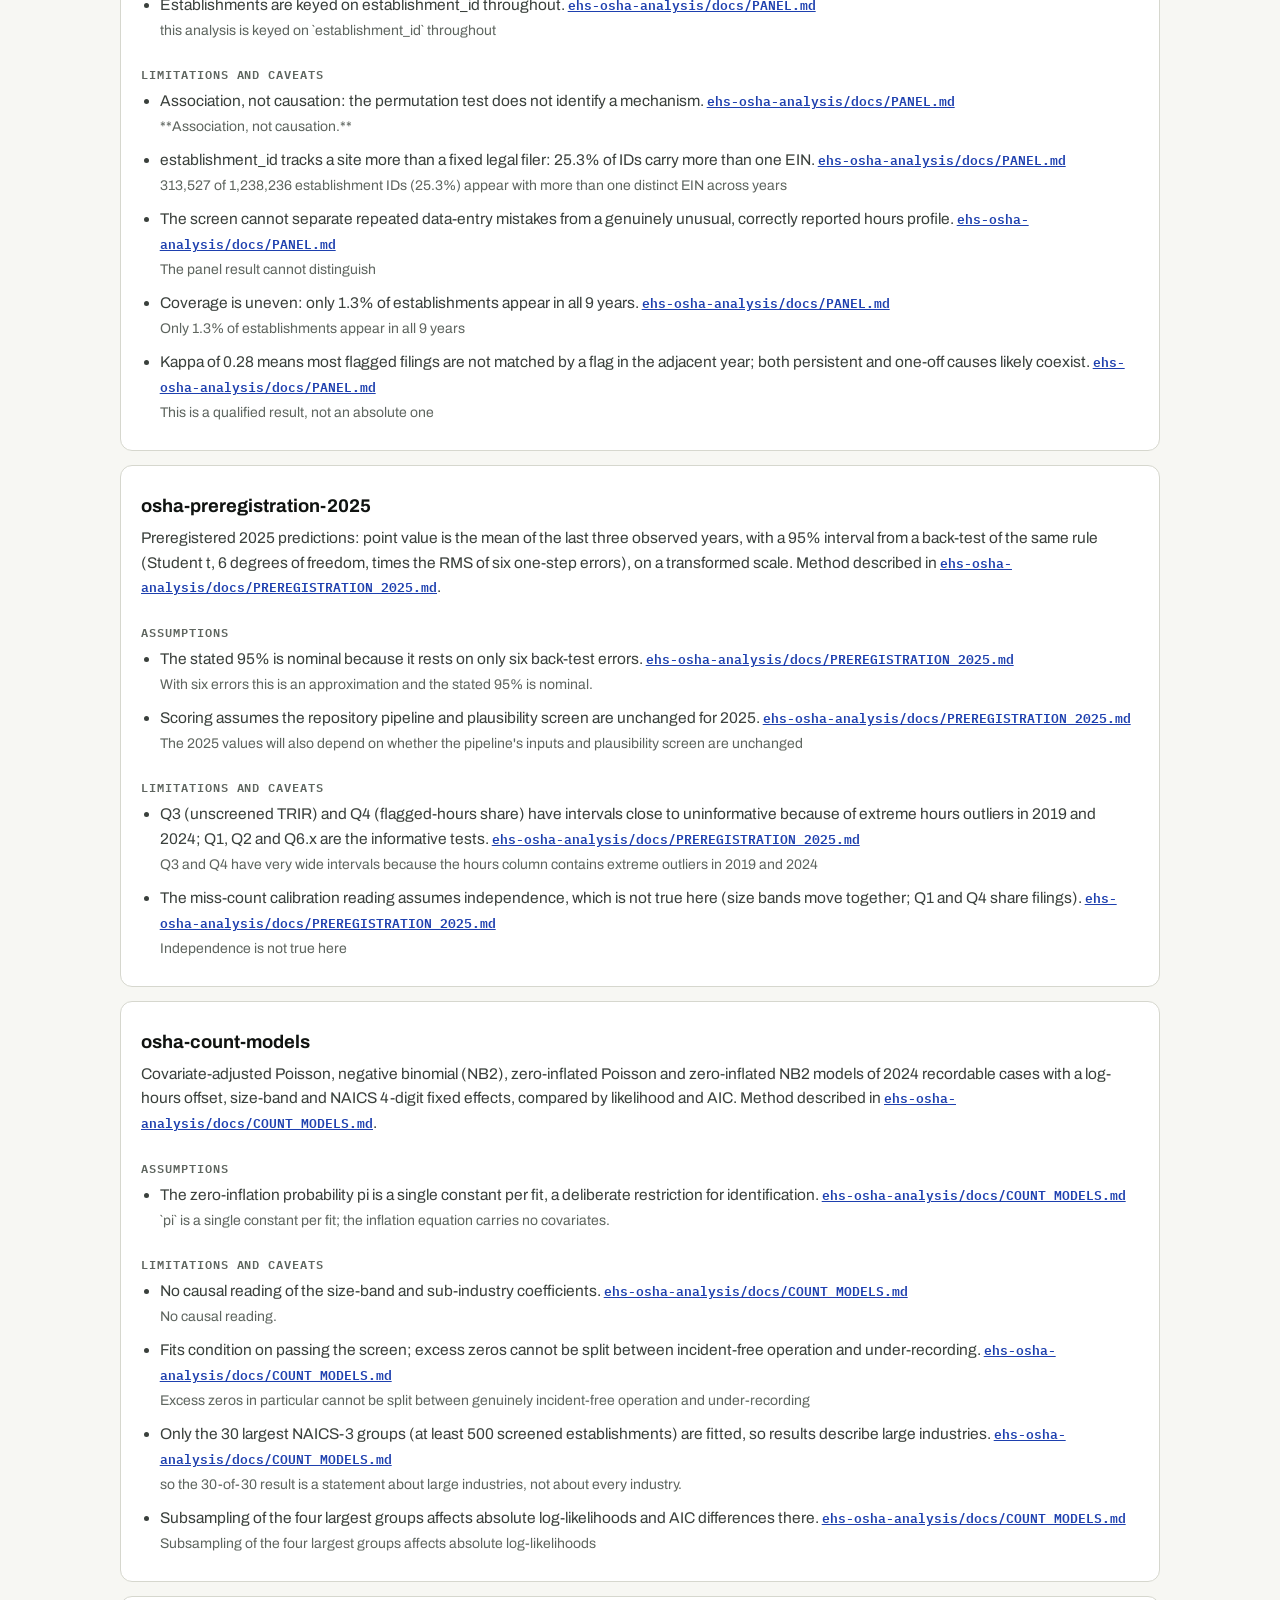
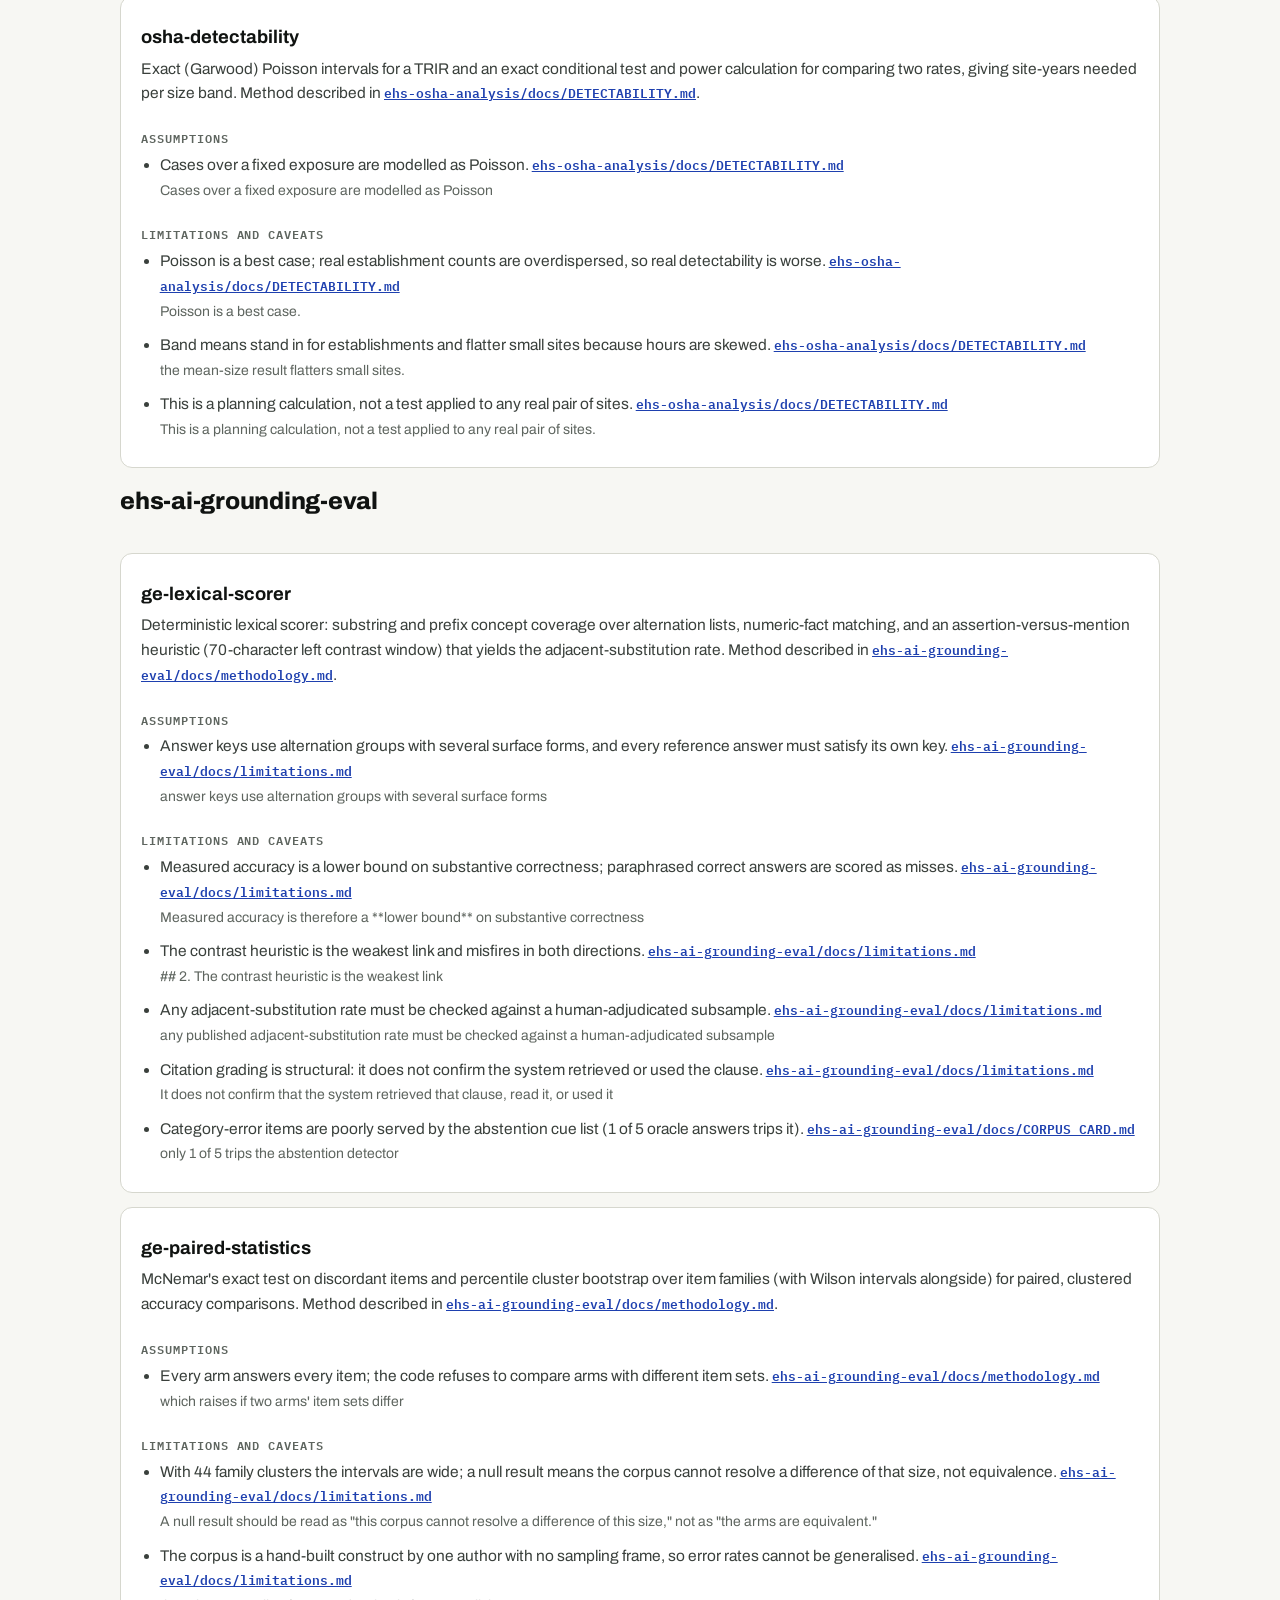
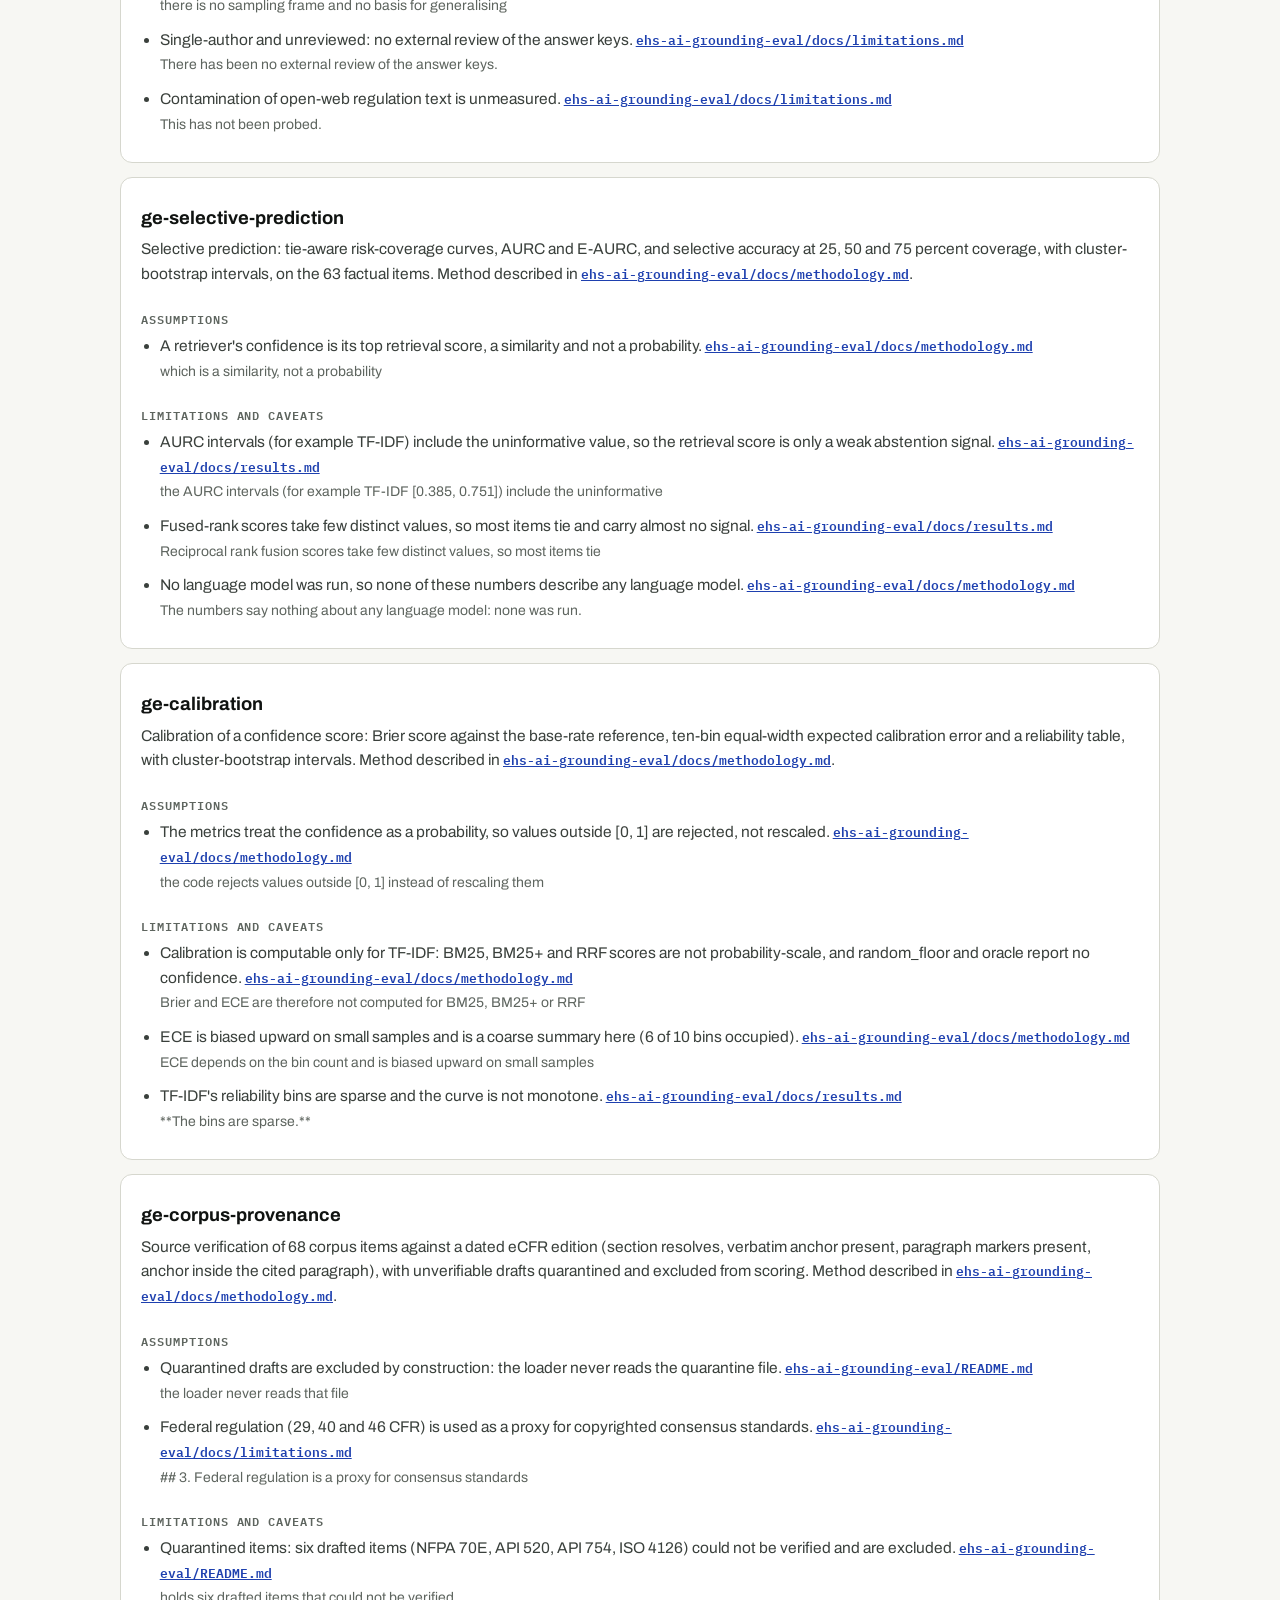
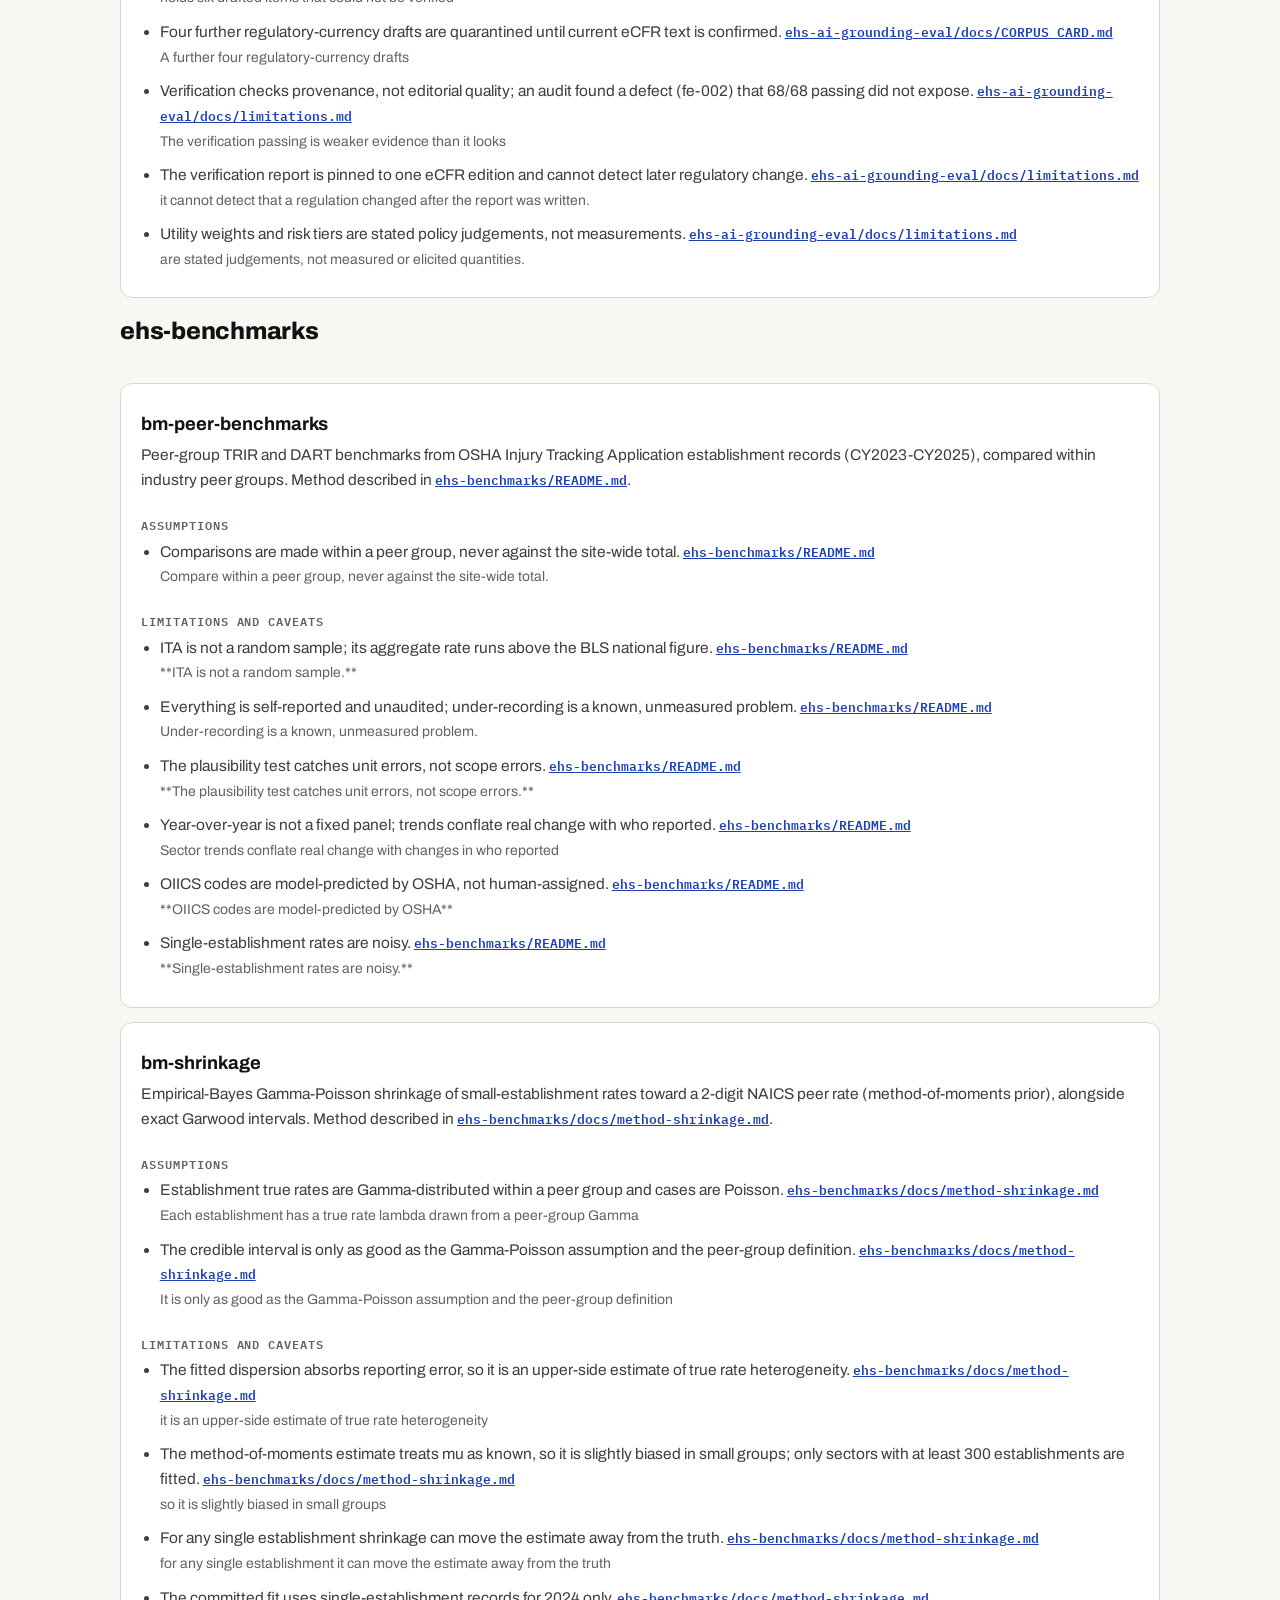
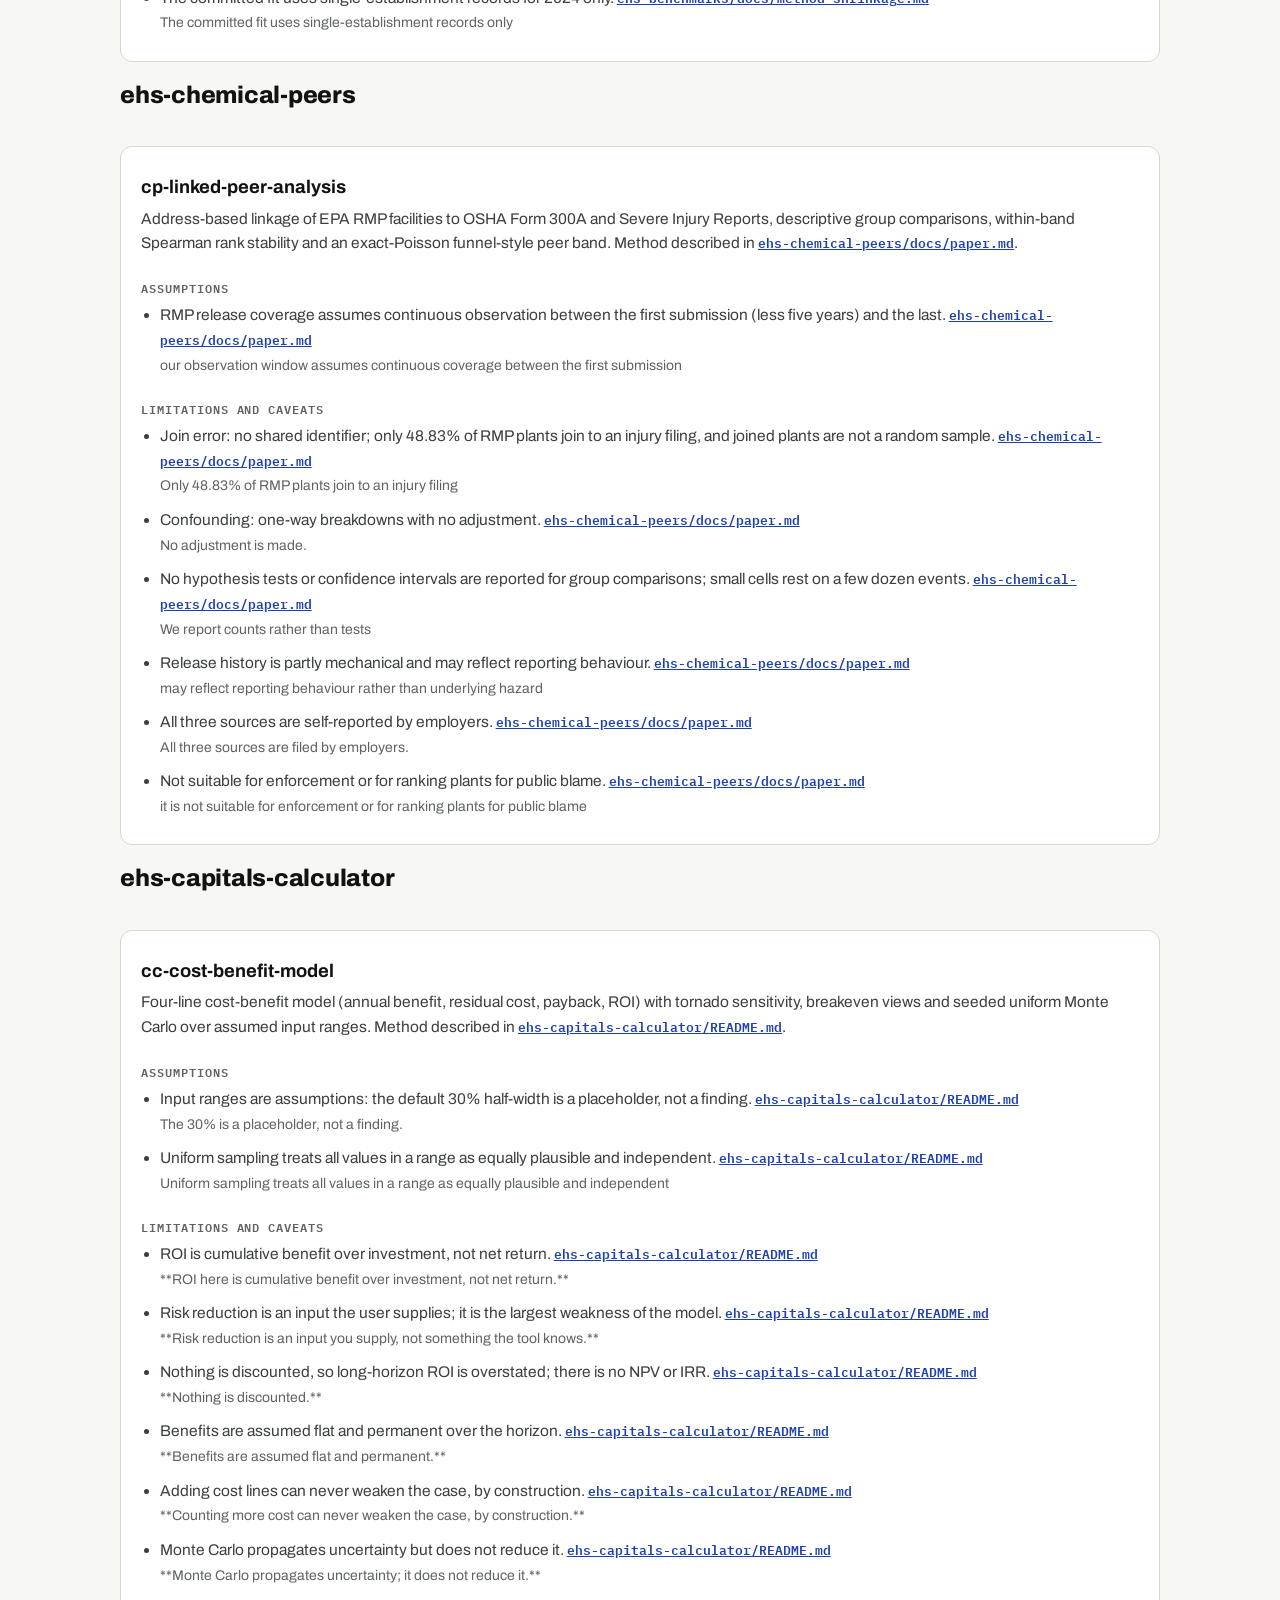
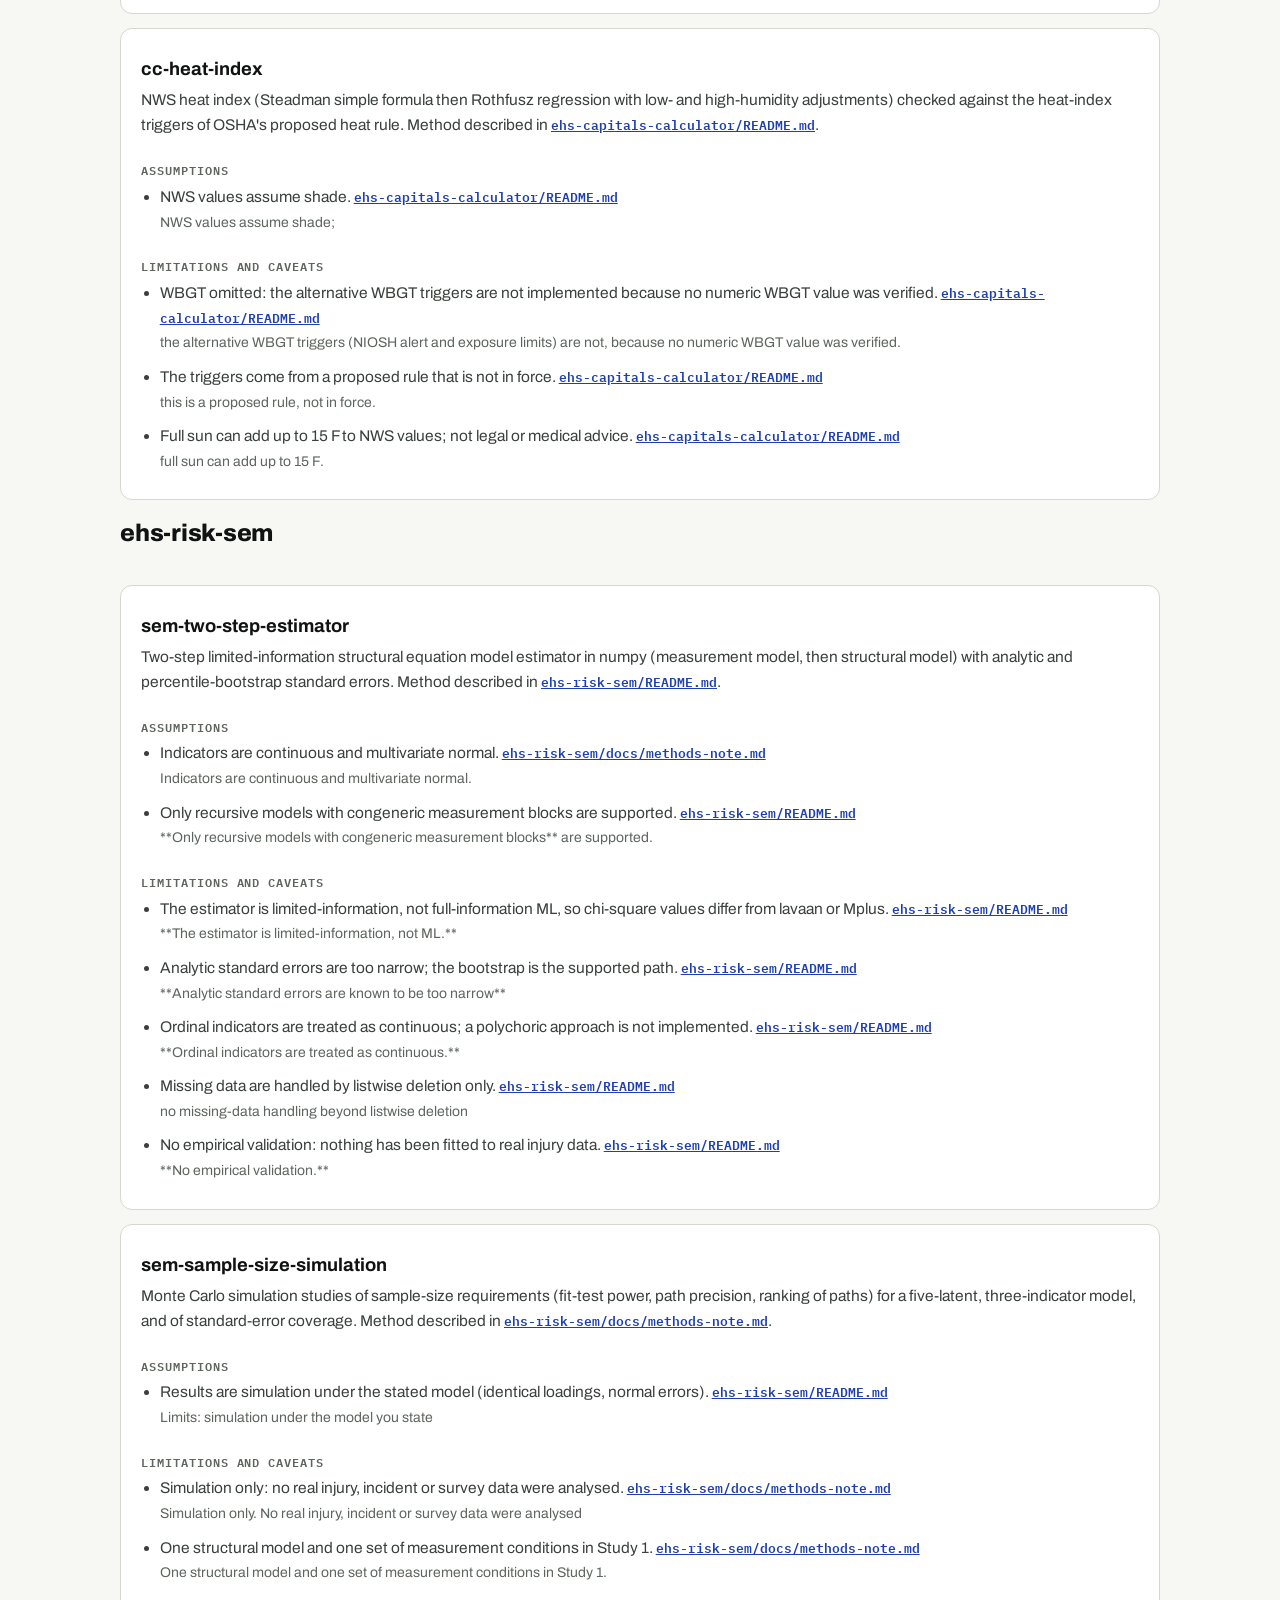
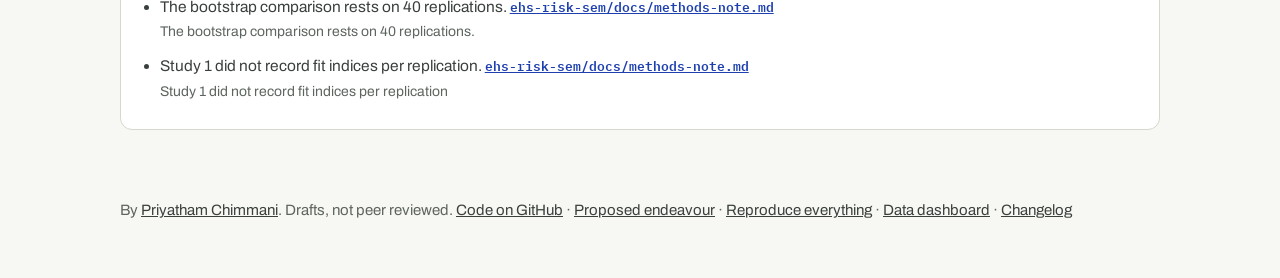
<file: docs/methods-ledger.html>
<!doctype html>
<html lang="en">
<head>
<meta charset="utf-8" />
<meta name="viewport" content="width=device-width, initial-scale=1" />
<title>Methods and limitations ledger - Grounded</title>
<meta name="description" content="Per repository, each statistical or machine-learning method used, its assumptions and known limitations, each linked to the file where the repository states it." />
<link rel="canonical" href="https://grounded-chi-five.vercel.app/methods-ledger.html" />
<meta property="og:title" content="Methods and limitations ledger - Grounded" />
<meta property="og:description" content="Per repository, each statistical or machine-learning method used, its assumptions and known limitations, each linked to the file where the repository states it." />
<meta property="og:type" content="website" />
<meta property="og:url" content="https://grounded-chi-five.vercel.app/methods-ledger.html" />
<meta property="og:image" content="https://grounded-chi-five.vercel.app/og.png" />
<meta name="twitter:card" content="summary_large_image" />
<meta name="theme-color" content="#F7F7F3" media="(prefers-color-scheme: light)" />
<meta name="theme-color" content="#0A0C10" media="(prefers-color-scheme: dark)" />
<link rel="icon" href="data:image/svg+xml,%3Csvg xmlns='http://www.w3.org/2000/svg' viewBox='0 0 16 16'%3E%3Crect width='16' height='16' fill='%231E40AF'/%3E%3C/svg%3E" />
<link rel="preconnect" href="https://fonts.googleapis.com" />
<link rel="preconnect" href="https://fonts.gstatic.com" crossorigin />
<link rel="stylesheet" href="https://fonts.googleapis.com/css2?family=Archivo:wght@400;600;800&family=IBM+Plex+Mono:wght@500;600&display=swap" />
<style>
:root{
 color-scheme:light;
 --paper:#F7F7F3; --surface:#FFFFFF; --surface-2:#EFEFE9;
 --ink:#101311; --ink-2:#3A403C; --muted:#5E655F;
 --rule:#101311; --rule-soft:#D6D7CE;
 --accent:#1E40AF; --accent-ink:#FFFFFF; --accent-wash:#E2E8FB;
 --font-sans:"Archivo",ui-sans-serif,system-ui,-apple-system,"Segoe UI",Roboto,Arial,sans-serif;
 --font-mono:"IBM Plex Mono",ui-monospace,"SF Mono",Menlo,Consolas,monospace;
}
:root[data-theme="dark"]{
 color-scheme:dark;
 --paper:#0A0C10; --surface:#12151C; --surface-2:#171B24;
 --ink:#EAECF2; --ink-2:#BFC4CF; --muted:#959CAB;
 --rule:#EAECF2; --rule-soft:#2C3240;
 --accent:#7C9EFF; --accent-ink:#06101F; --accent-wash:#151C33;
}
@media (prefers-color-scheme:dark){:root:not([data-theme]){
 color-scheme:dark;
 --paper:#0A0C10; --surface:#12151C; --surface-2:#171B24;
 --ink:#EAECF2; --ink-2:#BFC4CF; --muted:#959CAB;
 --rule:#EAECF2; --rule-soft:#2C3240;
 --accent:#7C9EFF; --accent-ink:#06101F; --accent-wash:#151C33;
}}
*{box-sizing:border-box}
html{-webkit-text-size-adjust:100%}
body{margin:0;background:var(--paper);color:var(--ink);font:400 17px/1.6 var(--font-sans)}
a{color:inherit}
.skip{position:absolute;left:-999px}.skip:focus{left:16px;top:8px;z-index:2000;background:var(--surface);padding:10px 14px}
.wrap{max-width:1080px;margin:0 auto;padding:0 20px}
.label{font:600 12.5px/1.4 var(--font-mono);letter-spacing:.1em;text-transform:uppercase;color:var(--muted)}
h1{font-weight:800;font-size:clamp(2rem,5vw,3.4rem);line-height:1.05;letter-spacing:-.02em;margin:14px 0 16px;max-width:20ch;text-wrap:balance}
.intro{padding-top:64px;padding-bottom:40px}
.intro p{font-size:clamp(1.05rem,1.6vw,1.2rem);color:var(--ink-2);max-width:60ch;margin:0 0 24px;text-wrap:pretty}
.btns{display:flex;flex-wrap:wrap;gap:10px}
.btn{display:inline-flex;align-items:center;min-height:44px;padding:0 18px;border:2px solid var(--rule);font:600 13px/1 var(--font-mono);letter-spacing:.08em;text-transform:uppercase;text-decoration:none}
.btn.primary{background:var(--accent);border-color:var(--accent);color:var(--accent-ink)}
.btn:hover{background:var(--accent-wash);color:var(--ink);border-color:var(--accent)}
.btn:focus-visible,.card a:focus-visible,.paper:focus-visible{outline:3px solid var(--accent);outline-offset:3px}
section{padding:32px 0}
h2{font-size:1.5rem;font-weight:800;margin:0 0 18px;letter-spacing:-.01em}
.grid{display:grid;grid-template-columns:repeat(auto-fill,minmax(300px,1fr));gap:14px}
.card{background:var(--surface);border:1px solid var(--rule-soft);border-radius:12px;padding:20px 20px 16px;display:flex;flex-direction:column}
.card .num{font:600 2rem/1 var(--font-mono);color:var(--accent);margin:10px 0 8px}
.card h3{font-size:1.15rem;margin:0 0 6px}
.card p{margin:0 0 14px;color:var(--ink-2);font-size:15.5px}
.card .links{margin-top:auto;display:flex;flex-wrap:wrap;gap:4px 18px}
.card .links a{display:inline-flex;align-items:center;min-height:44px;font:600 13px/1.2 var(--font-mono);letter-spacing:.04em;color:var(--accent);text-decoration:none}
.card .links a:hover{text-decoration:underline}
.papers{display:grid;grid-template-columns:repeat(auto-fill,minmax(300px,1fr));gap:14px}
.paper{display:block;background:var(--surface);border:1px solid var(--rule-soft);border-radius:12px;padding:18px 20px;text-decoration:none}
.paper:hover{border-color:var(--accent)}
.paper b{display:block;font-size:1.05rem;margin:6px 0 4px}
.paper span.d{color:var(--ink-2);font-size:15px}
footer{padding:36px 0 56px;color:var(--muted);font-size:15px}
footer a{color:var(--ink-2)}

.tablewrap{overflow-x:auto;border:1px solid var(--rule-soft);border-radius:12px;background:var(--surface)}
table.t{border-collapse:collapse;width:100%;min-width:760px;font-size:15px;line-height:1.45}
table.t th,table.t td{text-align:left;vertical-align:top;padding:12px 14px;border-bottom:1px solid var(--rule-soft)}
table.t th{font:600 12px/1.4 var(--font-mono);letter-spacing:.08em;text-transform:uppercase;color:var(--muted);background:var(--surface-2)}
table.t tr:last-child td{border-bottom:0}
table.t a{color:var(--accent);font-weight:600}
.prose{max-width:68ch}.prose p,.prose li{color:var(--ink-2)}
.prose ul{padding-left:1.2em}
.plan{display:grid;grid-template-columns:repeat(auto-fill,minmax(300px,1fr));gap:14px}
.plan .card h3{margin-top:8px}
.plan ul{margin:0 0 6px;padding-left:1.1em;color:var(--ink-2);font-size:15.5px}
.plan li{margin-bottom:8px}
.note{border-left:4px solid var(--accent);background:var(--accent-wash);padding:12px 16px;margin:0 0 20px;max-width:68ch;color:var(--ink)}
.src{font-size:14.5px;color:var(--ink-2)}
.src li{margin-bottom:6px}

pre{background:var(--surface);border:1px solid var(--rule-soft);border-radius:12px;padding:14px 16px;overflow-x:auto;font:500 13.5px/1.55 var(--font-mono);color:var(--ink);margin:0 0 18px}
code{font:500 .92em var(--font-mono)}
.prose pre,.prose table{max-width:none}
.wrapwide{max-width:1080px}
h3{font-size:1.15rem;margin:26px 0 8px}
</style>
<script id="rs-theme-init">try{var t=localStorage.getItem("pc-theme")||localStorage.getItem("ehs-ai-theme");if(t==="light"||t==="dark")document.documentElement.setAttribute("data-theme",t);}catch(e){}</script><style id="rs-header-css">.rs-header,.rs-k{--rs-paper:var(--paper,#F7F7F3);--rs-surface:var(--surface,#FFFFFF);--rs-surface-2:var(--surface-2,#EFEFE9);--rs-ink:var(--ink,#101311);--rs-muted:var(--muted,var(--ink-2,#5E655F));--rs-rule:var(--rule,#101311);--rs-rule-soft:var(--rule-soft,#D6D7CE);--rs-accent:var(--accent,#1E40AF);--rs-mono:var(--font-mono,"IBM Plex Mono",ui-monospace,"SF Mono",Menlo,Consolas,monospace);--rs-sans:var(--font-sans,"Archivo",ui-sans-serif,system-ui,-apple-system,"Segoe UI",Roboto,Arial,sans-serif);}:root[data-theme="dark"] .rs-header,:root[data-theme="dark"] .rs-k{--rs-paper:var(--paper,#0A0C10);--rs-surface:var(--surface,#12151C);--rs-surface-2:var(--surface-2,#171B24);--rs-ink:var(--ink,#EAECF2);--rs-muted:var(--muted,var(--ink-2,#959CAB));--rs-rule:var(--rule,#EAECF2);--rs-rule-soft:var(--rule-soft,#2C3240);--rs-accent:var(--accent,#7C9EFF);}@media (prefers-color-scheme:dark){:root:not([data-theme]) .rs-header,:root:not([data-theme]) .rs-k{--rs-paper:var(--paper,#0A0C10);--rs-surface:var(--surface,#12151C);--rs-surface-2:var(--surface-2,#171B24);--rs-ink:var(--ink,#EAECF2);--rs-muted:var(--muted,var(--ink-2,#959CAB));--rs-rule:var(--rule,#EAECF2);--rs-rule-soft:var(--rule-soft,#2C3240);--rs-accent:var(--accent,#7C9EFF);}}:root{--rs-header-h:58px}html{scroll-padding-top:calc(var(--rs-header-h) + 12px)}a.skip,a.skip-link{min-height:44px;box-sizing:border-box}.rs-header :where(a,button,nav,div,span,summary,details,b,i){all:revert;box-sizing:border-box}.rs-header [hidden]{display:none!important}.rs-header{transition:transform .28s cubic-bezier(.2,.8,.2,1)}.rs-header.rs-hide{transform:translateY(-100%)}@media (prefers-reduced-motion:reduce){.rs-header{transition:none}}.rs-header svg{display:block;width:18px;height:18px;fill:none;stroke:currentColor}.rs-header{all:revert;display:block;position:sticky;top:0;z-index:1000;margin:0;padding:0;width:auto;max-width:none;float:none;transform:none;box-sizing:border-box;background:var(--rs-paper);color:var(--rs-ink);border:0;box-shadow:none;font:400 14px/1.3 var(--rs-sans);text-align:left}.rs-header .rs-bar{border-bottom:2px solid var(--rs-rule);background:var(--rs-paper)}.rs-header .rs-row{display:flex;align-items:center;max-width:1180px;height:56px;margin:0 auto;padding:0 24px}.rs-header .rs-brand{display:flex;align-items:center;gap:10px;height:56px;padding:0 16px 0 0;font:700 13px/1 var(--rs-mono);letter-spacing:.06em;text-transform:uppercase;color:var(--rs-ink);text-decoration:none;white-space:nowrap}.rs-header .rs-mark{display:block;width:14px;height:14px;background:var(--rs-accent);flex:none}.rs-header .rs-author{display:flex;align-items:center;height:44px;padding:0 0 0 16px;background:linear-gradient(var(--rs-rule-soft),var(--rs-rule-soft)) 0 50%/2px 24px no-repeat;font:500 12px/1 var(--rs-mono);letter-spacing:.06em;color:var(--rs-muted);text-decoration:none;white-space:nowrap;margin-right:8px}.rs-header .rs-author:hover{color:var(--rs-accent)}.rs-header .rs-nav{display:flex;align-items:center;height:56px;margin:0 0 0 auto;padding:0}.rs-header .rs-menu{display:flex;align-items:center;position:relative;height:56px;margin:0;padding:0}.rs-header .rs-item{display:flex;align-items:center;gap:6px;height:56px;margin:0;padding:0 14px;font:600 12px/1 var(--rs-mono);letter-spacing:.08em;text-transform:uppercase;color:var(--rs-muted);text-decoration:none;white-space:nowrap;cursor:pointer;list-style:none;background:transparent;border:0}.rs-header .rs-item::-webkit-details-marker{display:none}.rs-header .rs-item::marker{content:""}.rs-header .rs-item:hover,.rs-header .rs-menu[open]>.rs-item{background:var(--rs-surface-2);color:var(--rs-ink)}.rs-header .rs-item[aria-current="page"],.rs-header .rs-menu[data-current]>.rs-item{color:var(--rs-ink);box-shadow:inset 0 -3px 0 var(--rs-accent)}.rs-header .rs-story{color:var(--rs-accent);font-weight:700;box-shadow:inset 0 -3px 0 var(--rs-accent)}.rs-header .rs-story::before{content:"";display:block;width:7px;height:7px;background:var(--rs-accent);flex:none}.rs-header .rs-story:hover{background:var(--rs-accent);color:var(--rs-paper)}.rs-header .rs-story:hover::before{background:var(--rs-paper)}.rs-header .rs-caret{display:block;width:0;height:0;border-left:4px solid transparent;border-right:4px solid transparent;border-top:5px solid currentColor;transition:transform .15s}.rs-header .rs-menu[open] .rs-caret{transform:rotate(180deg)}.rs-header .rs-panel{display:block;position:absolute;top:calc(100% + 2px);right:0;width:340px;max-width:calc(100vw - 32px);margin:0;padding:0;background:var(--rs-surface);border:2px solid var(--rs-rule);box-shadow:6px 6px 0 var(--rs-rule);z-index:1}.rs-header .rs-opt{display:flex;flex-direction:column;justify-content:center;gap:4px;min-height:44px;padding:9px 14px;border-bottom:1px solid var(--rs-rule-soft);color:var(--rs-ink);text-decoration:none}.rs-header .rs-opt:last-child{border-bottom:0}.rs-header .rs-opt:hover{background:var(--rs-surface-2)}.rs-header .rs-opt[aria-current="page"]{box-shadow:inset 4px 0 0 var(--rs-accent);background:var(--rs-surface-2)}.rs-header .rs-t{display:block;font:500 14px/1.25 var(--rs-sans);color:var(--rs-ink)}.rs-header .rs-n{display:block;font:400 12px/1.25 var(--rs-mono);letter-spacing:.04em;color:var(--rs-muted)}.rs-header .rs-opt[aria-current="page"] .rs-n::after{content:" \00B7  you are here";color:var(--rs-accent)}.rs-header .rs-sep{display:block;width:2px;height:24px;margin:0 12px 0 10px;background:var(--rs-rule-soft);flex:none}.rs-header .rs-btn{display:inline-flex;align-items:center;justify-content:center;flex:none;width:44px;height:44px;margin:0;padding:0;background:var(--rs-paper);color:var(--rs-ink);border:2px solid var(--rs-rule);border-radius:0;cursor:pointer;font:600 12px/1 var(--rs-mono);touch-action:manipulation}.rs-header .rs-find{margin-right:8px;gap:8px}.rs-header .rs-find span{display:none}.rs-header:not(.rs-js) .rs-find{display:none}.rs-header .rs-btn:hover{background:var(--rs-surface-2)}.rs-header .rs-moon{display:none}:root[data-theme="dark"] .rs-header .rs-sun{display:none}:root[data-theme="dark"] .rs-header .rs-moon{display:block}@media (prefers-color-scheme:dark){:root:not([data-theme]) .rs-header .rs-sun{display:none}:root:not([data-theme]) .rs-header .rs-moon{display:block}}.rs-header .rs-burger{display:none;width:44px;height:44px;margin-left:8px}.rs-header .rs-burger i{display:block;position:relative;width:18px;height:2px;background:currentColor;transition:background .15s}.rs-header .rs-burger i::before,.rs-header .rs-burger i::after{content:"";position:absolute;left:0;width:18px;height:2px;background:currentColor;transition:transform .15s}.rs-header .rs-burger i::before{top:-6px}.rs-header .rs-burger i::after{top:6px}.rs-header .rs-burger[aria-expanded="true"] i{background:transparent}.rs-header .rs-burger[aria-expanded="true"] i::before{transform:translateY(6px) rotate(45deg)}.rs-header .rs-burger[aria-expanded="true"] i::after{transform:translateY(-6px) rotate(-45deg)}.rs-header :focus-visible{outline:2px solid var(--rs-accent);outline-offset:-2px}.rs-header .rs-sub{position:relative;border-bottom:2px solid var(--rs-rule-soft);background:var(--rs-paper)}.rs-header .rs-subrow{height:44px}.rs-header .rs-sublabel{display:block;flex:none;padding:0 12px 0 0;font:500 12px/1 var(--rs-mono);letter-spacing:.06em;color:var(--rs-muted);white-space:nowrap}.rs-header .rs-sections{display:flex;align-items:center;position:relative;flex:1 1 auto;min-width:0;height:44px;margin:0;padding:0;overflow-x:auto;scrollbar-width:none}.rs-header .rs-sections::-webkit-scrollbar{display:none}.rs-header .rs-sections.rs-fl{-webkit-mask-image:linear-gradient(90deg,transparent,#000 32px);mask-image:linear-gradient(90deg,transparent,#000 32px)}.rs-header .rs-sections.rs-fr{-webkit-mask-image:linear-gradient(90deg,#000 calc(100% - 32px),transparent);mask-image:linear-gradient(90deg,#000 calc(100% - 32px),transparent)}.rs-header .rs-sections.rs-fl.rs-fr{-webkit-mask-image:linear-gradient(90deg,transparent,#000 32px,#000 calc(100% - 32px),transparent);mask-image:linear-gradient(90deg,transparent,#000 32px,#000 calc(100% - 32px),transparent)}.rs-header .rs-sec{display:flex;align-items:center;flex:none;height:44px;padding:0 10px;font:600 12px/1 var(--rs-mono);letter-spacing:.06em;text-transform:uppercase;color:var(--rs-muted);text-decoration:none;white-space:nowrap}.rs-header .rs-sec:hover{color:var(--rs-ink)}.rs-header .rs-sec.rs-active{color:var(--rs-accent);box-shadow:inset 0 -2px 0 var(--rs-accent)}.rs-header .rs-subbtn{display:none;align-items:center;gap:8px;width:100%;height:44px;margin:0;padding:0;background:transparent;border:0;color:var(--rs-muted);font:500 12px/1 var(--rs-mono);letter-spacing:.06em;cursor:pointer;text-align:left}.rs-header .rs-subbtn b{flex:1 1 auto;min-width:0;overflow:hidden;text-overflow:ellipsis;white-space:nowrap;color:var(--rs-ink);font-weight:600;text-transform:uppercase}.rs-header .rs-subbtn[aria-expanded="true"] .rs-caret{transform:rotate(180deg)}.rs-header .rs-sublist{position:absolute;top:calc(100% + 2px);left:0;right:0;max-height:60vh;overflow-y:auto;margin:0;padding:0;background:var(--rs-surface);border-top:2px solid var(--rs-rule);border-bottom:2px solid var(--rs-rule);box-shadow:0 6px 0 var(--rs-rule)}.rs-header .rs-sublist .rs-sec{height:auto;min-height:44px;padding:0 16px;border-bottom:1px solid var(--rs-rule-soft)}.rs-header .rs-sublist .rs-sec.rs-active{box-shadow:inset 4px 0 0 var(--rs-accent)}.rs-header .rs-progress{display:block;position:absolute;left:0;right:0;bottom:0;height:2px;background:var(--rs-accent);transform:scaleX(0);transform-origin:0 50%;pointer-events:none}.rs-header .rs-sheet{position:fixed;top:58px;overscroll-behavior:contain;left:0;right:0;bottom:0;overflow-y:auto;margin:0;padding:8px 16px 32px;background:var(--rs-paper);border-top:0;z-index:2}.rs-header .rs-sheet a{display:flex;align-items:center;min-height:48px;padding:0 4px;border-bottom:1px solid var(--rs-rule-soft);color:var(--rs-ink);text-decoration:none;font:600 13px/1.2 var(--rs-mono);letter-spacing:.06em;text-transform:uppercase}.rs-header .rs-sheet a[aria-current="page"]{color:var(--rs-accent);box-shadow:inset 4px 0 0 var(--rs-accent);padding-left:14px}.rs-header .rs-sheet .rs-opt{align-items:flex-start;font:inherit;text-transform:none;letter-spacing:0;padding:8px 4px}.rs-header .rs-sheet .rs-opt[aria-current="page"]{padding-left:14px}.rs-header .rs-group{display:block;margin:24px 0 4px;font:500 12px/1 var(--rs-mono);letter-spacing:.08em;text-transform:uppercase;color:var(--rs-muted)}.rs-header .rs-sheet a.rs-sheet-author{margin-top:24px;border-top:2px solid var(--rs-rule);border-bottom:0;color:var(--rs-muted);text-transform:none;font-weight:500}htmlhtml.rs-lock{overflow:hidden}@media (max-width:1279.98px){.rs-header .rs-author{display:none}}.rs-header .rs-crumb{display:flex;align-items:center;gap:10px;min-width:0;height:56px;padding:0 4px 0 0}.rs-header .rs-slash{color:var(--rs-muted);font:400 20px/1 var(--rs-sans)}.rs-header .rs-proj,.rs-header .rs-here{display:block;min-width:0;line-height:44px!important;min-height:44px;overflow:hidden;text-overflow:ellipsis;white-space:nowrap;font:700 15px/1.2 var(--rs-sans);color:var(--rs-ink);text-decoration:none}.rs-header a.rs-proj:hover{text-decoration:underline}.rs-header .rs-tabs{display:flex;align-items:center;height:56px;margin:0 0 0 14px;padding:0}.rs-header .rs-tab{display:flex;align-items:center;height:56px;padding:0 12px;font:600 12px/1 var(--rs-mono);letter-spacing:.08em;text-transform:uppercase;color:var(--rs-muted);text-decoration:none;white-space:nowrap}.rs-header .rs-tab:hover{background:var(--rs-surface-2);color:var(--rs-ink)}.rs-header .rs-tab[aria-current="page"]{color:var(--rs-ink);box-shadow:inset 0 -3px 0 var(--rs-accent)}.rs-header .rs-tab:focus-visible,.rs-header .rs-proj:focus-visible{outline:3px solid var(--rs-accent);outline-offset:-3px}@media (max-width:599.98px){.rs-header .rs-brand:has(+.rs-crumb){font-size:0;gap:0;min-width:44px;padding-right:0;justify-content:center}.rs-header .rs-crumb{gap:8px}}@media (max-width:1100px){.rs-header .rs-item{padding:0 10px}}@media (min-width:1280px){.rs-header .rs-find{width:auto;padding:0 12px}.rs-header .rs-find span{display:block}.rs-header .rs-item{padding:0 12px}}@media (max-width:1099.98px){.rs-header .rs-tabs{display:none}.rs-header .rs-find{margin-left:auto}.rs-header .rs-row{padding:0 16px}.rs-header.rs-js .rs-nav,.rs-header.rs-js .rs-sep,.rs-header .rs-author{display:none}.rs-header.rs-js .rs-burger{display:inline-flex}.rs-header:not(.rs-js) .rs-nav{overflow-x:auto;margin-left:0}.rs-header.rs-js .rs-sublabel,.rs-header.rs-js .rs-subrow>.rs-sections{display:none}.rs-header.rs-js .rs-subbtn{display:flex}}@media (min-width:1100px){.rs-header .rs-sheet,.rs-header .rs-sublist{display:none}}.rs-k,.rs-k :where(div,span,a,button,input,p,mark,kbd,b,svg){all:revert;box-sizing:border-box}.rs-k{width:min(640px,100vw - 32px);max-width:none;max-height:min(76vh,680px);margin:10vh auto auto;padding:0;overflow:hidden;background:var(--rs-surface);color:var(--rs-ink);border:2px solid var(--rs-rule);box-shadow:8px 8px 0 var(--rs-rule);font:400 15px/1.4 var(--rs-sans)}.rs-k[open]{display:flex;flex-direction:column}.rs-k::backdrop{background:#0a0c108c}.rs-k svg{flex:none;width:20px;height:20px;fill:none;stroke:currentColor;stroke-width:2}.rs-k-top{display:flex;align-items:center;gap:10px;padding:0 8px 0 16px;border-bottom:2px solid var(--rs-rule);color:var(--rs-muted)}.rs-k-top:focus-within{box-shadow:inset 0 -2px var(--rs-accent)}.rs-k input{flex:1;min-width:0;height:56px;border:0;outline:0;background:none;color:var(--rs-ink);font:500 17px var(--rs-sans);appearance:none}.rs-k input::placeholder{color:var(--rs-muted)}.rs-k-x{min-width:44px;height:44px;padding:0 10px;background:none;color:var(--rs-muted);border:1px solid var(--rs-rule-soft);font:600 12px var(--rs-mono);text-transform:uppercase;cursor:pointer}#rs-k-list{flex:1;min-height:0;overflow-y:auto;overscroll-behavior:contain;padding-bottom:8px}#rs-k-list:empty{display:none}.rs-k-g{padding:14px 16px 6px;font:600 12px var(--rs-mono);letter-spacing:.08em;text-transform:uppercase;color:var(--rs-muted)}.rs-k [role=option]{display:block;padding:9px 16px 9px 13px;border-left:3px solid transparent;color:var(--rs-ink);text-decoration:none}.rs-k [role=option]:hover,.rs-k [aria-selected=true]{background:var(--rs-surface-2);border-color:var(--rs-accent)}.rs-k-t{display:block;font-weight:500}.rs-k-c{display:block;overflow:hidden;white-space:nowrap;text-overflow:ellipsis;font-size:13px;color:var(--rs-muted)}.rs-k-c b{margin-right:6px;color:var(--rs-ink)}.rs-k mark{background:none;color:inherit;font-weight:700;text-decoration:underline 2px var(--rs-accent);text-underline-offset:2px}.rs-k-e{margin:0;padding:20px 16px;color:var(--rs-muted)}.rs-k-f{margin:0;padding:10px 16px;border-top:1px solid var(--rs-rule-soft);font:500 12px var(--rs-mono);color:var(--rs-muted);word-spacing:6px}.rs-k-f kbd{margin:0 4px 0 0;padding:2px 5px;border:1px solid var(--rs-rule-soft);font:inherit;word-spacing:0}.rs-k-sr{position:absolute;width:1px;height:1px;overflow:hidden;clip-path:inset(50%)}.rs-k :focus-visible{outline:2px solid var(--rs-accent);outline-offset:-2px}@media (max-width:640px){.rs-k{width:100%;height:100%;max-height:100%;margin:0;border:0;box-shadow:none}.rs-k-f{display:none}}@media (prefers-reduced-motion:reduce){.rs-header *,.rs-header *::before,.rs-header *::after{transition:none!important}}@media print{.rs-header,.rs-k{display:none!important}}
pre{background:var(--surface);border:1px solid var(--rule-soft);border-radius:12px;padding:14px 16px;overflow-x:auto;font:500 13.5px/1.55 var(--font-mono);color:var(--ink);margin:0 0 18px}
code{font:500 .92em var(--font-mono)}
.prose pre,.prose table{max-width:none}
.wrapwide{max-width:1080px}
h3{font-size:1.15rem;margin:26px 0 8px}
</style><style id="ledger-css">
.led{display:grid;gap:14px}
.led .card h3{margin:6px 0 4px}
.led .m{color:var(--ink-2);font-size:15.5px;margin:0 0 10px}
.led h4{font:600 12px/1.4 var(--font-mono);letter-spacing:.08em;text-transform:uppercase;color:var(--muted);margin:14px 0 6px}
.led ul{margin:0;padding-left:1.1em}
.led li{margin-bottom:10px;color:var(--ink-2);font-size:15.5px}
.led q{display:block;margin-top:2px;color:var(--muted);font-size:14px;quotes:none;overflow-wrap:anywhere}
.led li a,.led .m a{color:var(--accent);font:600 13px/1.4 var(--font-mono);overflow-wrap:anywhere}
.led .toc{display:flex;flex-wrap:wrap;gap:6px 18px;margin:0 0 20px}
.led .toc a{color:var(--accent);font:600 13px/1.4 var(--font-mono);text-decoration:none;min-height:44px;display:inline-flex;align-items:center}
</style></head>
<body>
<a class="skip" href="#main">Skip to content</a><header class="rs-header" id="rs-header"><div class="rs-bar"><div class="rs-row"><a class="rs-brand" href="https://grounded-chi-five.vercel.app/" aria-label="Grounded home"><span class="rs-mark" aria-hidden="true"></span>Grounded</a><nav class="rs-nav" aria-label="Research site"><a class="rs-item" href="https://grounded-chi-five.vercel.app/#projects">All projects</a><a class="rs-item" href="https://grounded-chi-five.vercel.app/#papers">Papers</a></nav><span class="rs-sep" aria-hidden="true"></span><button class="rs-btn rs-find" id="rs-find" type="button" aria-haspopup="dialog" aria-keyshortcuts="Control+K Meta+K /" aria-label="Search the research" title="Search (/ or Ctrl+K)"><svg viewBox="0 0 24 24" width="18" height="18" fill="none" stroke="currentColor" stroke-width="2" aria-hidden="true"><circle cx="10.5" cy="10.5" r="6.5"/><path d="M15.5 15.5L21 21"/></svg><span>Search</span></button><button class="rs-btn" id="rs-theme" type="button" aria-label="Dark theme" aria-pressed="false" title="Switch colour theme"><svg class="rs-sun" viewBox="0 0 24 24" width="18" height="18" fill="none" stroke="currentColor" stroke-width="2" aria-hidden="true"><circle cx="12" cy="12" r="4.5"/><path d="M12 2v2M12 20v2M2 12h2M20 12h2M4.9 4.9l1.4 1.4M17.7 17.7l1.4 1.4M19.1 4.9l-1.4 1.4M6.3 17.7l-1.4 1.4"/></svg><svg class="rs-moon" viewBox="0 0 24 24" width="18" height="18" fill="none" stroke="currentColor" stroke-width="2" aria-hidden="true"><path d="M21 12.8A9 9 0 1111.2 3a7 7 0 009.8 9.8z"/></svg></button><button class="rs-btn rs-burger" id="rs-menu-btn" type="button" aria-expanded="false" aria-controls="rs-sheet" aria-label="Open menu"><i></i></button></div></div><div class="rs-sheet" id="rs-sheet" hidden><a href="https://grounded-chi-five.vercel.app/" aria-current="page">Grounded home</a><span class="rs-group">All projects</span><a class="rs-opt" href="https://ehs-osha-analysis.vercel.app/"><span class="rs-t">OSHA data quality</span><span class="rs-n">2.8M real filings</span></a><a class="rs-opt" href="https://ehs-ai-grounding-eval.vercel.app/"><span class="rs-t">Grounding benchmark</span><span class="rs-n">first baselines</span></a><a class="rs-opt" href="https://ehs-human-factors-ontology.vercel.app/"><span class="rs-t">Human factors ontology</span><span class="rs-n">derivation traces</span></a><a class="rs-opt" href="https://ehs-risk-sem.vercel.app/"><span class="rs-t">SEM for safety risk</span><span class="rs-n">simulation studies</span></a><a class="rs-opt" href="https://priyatham-projects.vercel.app/ehs-capitals-calculator/"><span class="rs-t">Cost-benefit calculator</span><span class="rs-n">interactive tool</span></a><a class="rs-opt" href="https://priyatham-projects.vercel.app/ehs-benchmarks/"><span class="rs-t">OSHA benchmarks</span><span class="rs-n">TRIR/DART library</span></a><a class="rs-opt" href="https://priyatham-projects.vercel.app/ehs-chemical-peers/"><span class="rs-t">Chemical plant peers</span><span class="rs-n">peer explorer</span></a><span class="rs-group">Papers</span><a class="rs-opt" href="https://grounded-chi-five.vercel.app/paper.html"><span class="rs-t">Grounded reasoning for safety-critical AI</span><span class="rs-n">bundled draft</span></a><a class="rs-opt" href="https://grounded-chi-five.vercel.app/paper-osha.html"><span class="rs-t">The hours denominator</span><span class="rs-n">standalone OSHA paper</span></a><a class="rs-sheet-author" href="https://priyatham-personal-site.vercel.app/">Priyatham Chimmani&nbsp;&#8599;</a></div><span class="rs-progress" aria-hidden="true"></span></header>
<main id="main">
 <div class="wrap intro">
  <span class="label">Grounded &middot; rigour</span>
  <h1>Methods and limitations ledger.</h1>
  <p>19 methods across 7 repositories and 111 stated assumptions and limitations. Each line links to the file in the owning repository where it is stated and quotes the sentence. Nothing here is new analysis: the ledger restates what each repository already says about itself, and <code>tools/check_ledger.py</code> fails if a linked file or a quoted sentence is missing from the repository's public GitHub copy.</p>
  <div class="btns">
   <a class="btn primary" href="methods-ledger.json">Machine-readable JSON</a>
   <a class="btn" href="https://github.com/priyatham9/grounded/blob/main/tools/check_ledger.py">Checker</a>
  </div>
 </div>
 <section><div class="wrap led">
  <nav class="toc" aria-label="Repositories"><a href="#ehs-human-factors-ontology">ehs-human-factors-ontology</a><a href="#ehs-osha-analysis">ehs-osha-analysis</a><a href="#ehs-ai-grounding-eval">ehs-ai-grounding-eval</a><a href="#ehs-benchmarks">ehs-benchmarks</a><a href="#ehs-chemical-peers">ehs-chemical-peers</a><a href="#ehs-capitals-calculator">ehs-capitals-calculator</a><a href="#ehs-risk-sem">ehs-risk-sem</a></nav>
  <h2 id="ehs-human-factors-ontology">ehs-human-factors-ontology</h2>
  <div class="card" id="hfo-crosswalk-and-banding">
   <h3>hfo-crosswalk-and-banding</h3>
   <p class="m">Expert-coded crosswalk of performance-influencing factors across HFACS, IDHEAS-G, SPAR-H, CREAM and HSE, plus a rule engine that turns analyst-supplied factor levels into an ordinal screening band. Method described in <a href="https://github.com/priyatham9/ehs-human-factors-ontology/blob/main/README.md">ehs-human-factors-ontology/README.md</a>.</p>
   <h4>Assumptions</h4>
   <ul>
    <li>Factor levels are supplied by an analyst; the engine cannot check them. <a href="https://github.com/priyatham9/ehs-human-factors-ontology/blob/main/docs/methods-note.md">ehs-human-factors-ontology/docs/methods-note.md</a><q>Factor levels are inputs.** The engine reasons from levels an analyst supplies and cannot check whether those levels are right.</q></li>
    <li>The screening bands rest on thresholds the author chose. <a href="https://github.com/priyatham9/ehs-human-factors-ontology/blob/main/docs/methods-note.md">ehs-human-factors-ontology/docs/methods-note.md</a><q>The screening bands rest on thresholds the author chose.</q></li>
   </ul>
   <h4>Limitations and caveats</h4>
   <ul>
    <li>Same-coder limitation: every match strength is one person&#x27;s judgement, with no second coder. <a href="https://github.com/priyatham9/ehs-human-factors-ontology/blob/main/docs/methods-note.md">ehs-human-factors-ontology/docs/methods-note.md</a><q>Every match strength, every asserted absence and every PIF-to-function assignment is one person&#x27;s judgement. No second coder reviewed them.</q></li>
    <li>No inter-rater reliability statistic exists. <a href="https://github.com/priyatham9/ehs-human-factors-ontology/blob/main/docs/methods-note.md">ehs-human-factors-ontology/docs/methods-note.md</a><q>Because there was one coder, there is no agreement statistic to report.</q></li>
    <li>The output is an ordinal band, not a probability, and is not calibrated. <a href="https://github.com/priyatham9/ehs-human-factors-ontology/blob/main/README.md">ehs-human-factors-ontology/README.md</a><q>It is not a human error probability, not a rate, and not calibrated against anything.</q></li>
    <li>Factor-to-error-mode links are unvalidated propositions from the literature. <a href="https://github.com/priyatham9/ehs-human-factors-ontology/blob/main/README.md">ehs-human-factors-ontology/README.md</a><q>No effect size is attached to any of them and none has been tested against outcome data.</q></li>
    <li>Domain transfer from nuclear power and aviation is an extension the sources do not license. <a href="https://github.com/priyatham9/ehs-human-factors-ontology/blob/main/README.md">ehs-human-factors-ontology/README.md</a><q>Using this vocabulary in chemical manufacturing is an extension, not an application.</q></li>
    <li>CREAM conditions were transcribed at one remove, from Shirali et al. (2019). <a href="https://github.com/priyatham9/ehs-human-factors-ontology/blob/main/README.md">ehs-human-factors-ontology/README.md</a><q>Hollnagel&#x27;s book was not consulted; the nine CPCs come from Shirali et al. (2019).</q></li>
   </ul>
  </div>
  <div class="card" id="hfo-suggester-evaluation">
   <h3>hfo-suggester-evaluation</h3>
   <p class="m">Transparent rule-based suggester (97 curated phrase rules, no ML) from incident text to candidate PIFs, scored by precision and recall against PIFs hand-coded for 23 CSB investigations in a development and a held-out cohort. Method described in <a href="https://github.com/priyatham9/ehs-human-factors-ontology/blob/main/docs/methods-note.md">ehs-human-factors-ontology/docs/methods-note.md</a>.</p>
   <h4>Assumptions</h4>
   <ul>
    <li>Gold labels are the author&#x27;s own codings; a PIF is coded only when a passage was quoted for it. <a href="https://github.com/priyatham9/ehs-human-factors-ontology/blob/main/docs/methods-note.md">ehs-human-factors-ontology/docs/methods-note.md</a><q>The gold labels are incomplete (a PIF is coded only when a passage was quoted for it), so a false positive may be a real condition nobody coded.</q></li>
   </ul>
   <h4>Limitations and caveats</h4>
   <ul>
    <li>Same-coder limitation: the same person coded both cohorts and wrote the rules; no second-coder data exists yet. <a href="https://github.com/priyatham9/ehs-human-factors-ontology/blob/main/docs/second-coder-protocol.md">ehs-human-factors-ontology/docs/second-coder-protocol.md</a><q>**Status: no second coder has contributed yet, so there are no agreement figures.**</q></li>
    <li>The development-cohort scores are resubstitution and optimistic. <a href="https://github.com/priyatham9/ehs-human-factors-ontology/blob/main/docs/methods-note.md">ehs-human-factors-ontology/docs/methods-note.md</a><q>the curated scores on it are resubstitution and optimistic</q></li>
    <li>Held-out recall may be inflated by how passages were chosen. <a href="https://github.com/priyatham9/ehs-human-factors-ontology/blob/main/docs/methods-note.md">ehs-human-factors-ontology/docs/methods-note.md</a><q>which inflates recall</q></li>
    <li>Ten of the 20 PIFs have gold coding in either cohort; the rules for the other ten are untested. <a href="https://github.com/priyatham9/ehs-human-factors-ontology/blob/main/docs/methods-note.md">ehs-human-factors-ontology/docs/methods-note.md</a><q>Ten of the 20 PIFs have gold coding in either cohort, so the rules for the other ten remain untested.</q></li>
    <li>No confidence interval is claimed for the held-out results. <a href="https://github.com/priyatham9/ehs-human-factors-ontology/blob/main/docs/methods-note.md">ehs-human-factors-ontology/docs/methods-note.md</a><q>no confidence interval is claimed</q></li>
   </ul>
  </div>
  <h2 id="ehs-osha-analysis">ehs-osha-analysis</h2>
  <div class="card" id="osha-plausibility-screen">
   <h3>osha-plausibility-screen</h3>
   <p class="m">Plausibility screen on Form 300A filings (hours per employee within 120 to 4,500, positive hours, at least one employee, non-negative counts) and the screened versus unscreened aggregate TRIR, DART, LTIR and severity rates (ratio of sums, per 200,000 hours). Method described in <a href="https://github.com/priyatham9/ehs-osha-analysis/blob/main/docs/METRICS.md">ehs-osha-analysis/docs/METRICS.md</a>.</p>
   <h4>Assumptions</h4>
   <ul>
    <li>Each aggregate rate is a ratio of sums, not a mean of establishment rates. <a href="https://github.com/priyatham9/ehs-osha-analysis/blob/main/docs/METRICS.md">ehs-osha-analysis/docs/METRICS.md</a><q>Each aggregate is a ratio of sums (total numerator over total hours across filings), not a mean of establishment rates.</q></li>
   </ul>
   <h4>Limitations and caveats</h4>
   <ul>
    <li>The screen is a threshold rule, not a ground-truth label of error. <a href="https://github.com/priyatham9/ehs-osha-analysis/blob/main/docs/PANEL.md">ehs-osha-analysis/docs/PANEL.md</a><q>**The plausibility screen is a threshold rule**, not a ground-truth label for</q></li>
    <li>The screen does not cover the day-count fields, so the severity rate stays exposed to mistyped day totals. <a href="https://github.com/priyatham9/ehs-osha-analysis/blob/main/docs/METRICS.md">ehs-osha-analysis/docs/METRICS.md</a><q>It does not screen the day-count fields (K, L)</q></li>
    <li>The flagged share depends on the chosen bounds and should be quoted with its range. <a href="https://github.com/priyatham9/ehs-osha-analysis/blob/main/docs/THRESHOLD_ROBUSTNESS.md">ehs-osha-analysis/docs/THRESHOLD_ROBUSTNESS.md</a><q>is a property of the chosen bounds and should be quoted with the range.</q></li>
    <li>The planned ITA versus BLS SOII comparison figure was not produced. <a href="https://github.com/priyatham9/ehs-osha-analysis/blob/main/docs/METRICS.md">ehs-osha-analysis/docs/METRICS.md</a><q>was not produced.</q></li>
    <li>Unscreened aggregates are not usable for an ITA versus SOII comparison in 2019 and 2024. <a href="https://github.com/priyatham9/ehs-osha-analysis/blob/main/docs/INDUSTRY_QUALITY.md">ehs-osha-analysis/docs/INDUSTRY_QUALITY.md</a><q>Unscreened ITA aggregates are not usable for a SOII comparison in 2019 and 2024</q></li>
    <li>Wilson intervals treat filings as independent, so they are narrower than clustered intervals. <a href="https://github.com/priyatham9/ehs-osha-analysis/blob/main/docs/INDUSTRY_QUALITY.md">ehs-osha-analysis/docs/INDUSTRY_QUALITY.md</a><q>Wilson intervals treat filings as independent.</q></li>
    <li>Reporting scope: coverage of non-filers is unknown. <a href="https://github.com/priyatham9/ehs-osha-analysis/blob/main/DATASHEET.md">ehs-osha-analysis/DATASHEET.md</a><q>Inferring the national workforce: coverage of non-filers is</q></li>
   </ul>
  </div>
  <div class="card" id="osha-panel-persistence">
   <h3>osha-panel-persistence</h3>
   <p class="m">Year-to-year persistence of flagged filings by establishment_id: transition matrix, odds ratio, Cohen&#x27;s kappa and a permutation test (200 permutations) that holds each year&#x27;s flag count fixed. Method described in <a href="https://github.com/priyatham9/ehs-osha-analysis/blob/main/docs/PANEL.md">ehs-osha-analysis/docs/PANEL.md</a>.</p>
   <h4>Assumptions</h4>
   <ul>
    <li>Establishments are keyed on establishment_id throughout. <a href="https://github.com/priyatham9/ehs-osha-analysis/blob/main/docs/PANEL.md">ehs-osha-analysis/docs/PANEL.md</a><q>this analysis is keyed on `establishment_id` throughout</q></li>
   </ul>
   <h4>Limitations and caveats</h4>
   <ul>
    <li>Association, not causation: the permutation test does not identify a mechanism. <a href="https://github.com/priyatham9/ehs-osha-analysis/blob/main/docs/PANEL.md">ehs-osha-analysis/docs/PANEL.md</a><q>**Association, not causation.**</q></li>
    <li>establishment_id tracks a site more than a fixed legal filer: 25.3% of IDs carry more than one EIN. <a href="https://github.com/priyatham9/ehs-osha-analysis/blob/main/docs/PANEL.md">ehs-osha-analysis/docs/PANEL.md</a><q>313,527 of 1,238,236 establishment IDs (25.3%) appear with more than one distinct EIN across years</q></li>
    <li>The screen cannot separate repeated data-entry mistakes from a genuinely unusual, correctly reported hours profile. <a href="https://github.com/priyatham9/ehs-osha-analysis/blob/main/docs/PANEL.md">ehs-osha-analysis/docs/PANEL.md</a><q>The panel result cannot distinguish</q></li>
    <li>Coverage is uneven: only 1.3% of establishments appear in all 9 years. <a href="https://github.com/priyatham9/ehs-osha-analysis/blob/main/docs/PANEL.md">ehs-osha-analysis/docs/PANEL.md</a><q>Only 1.3% of establishments appear in all 9 years</q></li>
    <li>Kappa of 0.28 means most flagged filings are not matched by a flag in the adjacent year; both persistent and one-off causes likely coexist. <a href="https://github.com/priyatham9/ehs-osha-analysis/blob/main/docs/PANEL.md">ehs-osha-analysis/docs/PANEL.md</a><q>This is a qualified result, not an absolute one</q></li>
   </ul>
  </div>
  <div class="card" id="osha-preregistration-2025">
   <h3>osha-preregistration-2025</h3>
   <p class="m">Preregistered 2025 predictions: point value is the mean of the last three observed years, with a 95% interval from a back-test of the same rule (Student t, 6 degrees of freedom, times the RMS of six one-step errors), on a transformed scale. Method described in <a href="https://github.com/priyatham9/ehs-osha-analysis/blob/main/docs/PREREGISTRATION_2025.md">ehs-osha-analysis/docs/PREREGISTRATION_2025.md</a>.</p>
   <h4>Assumptions</h4>
   <ul>
    <li>The stated 95% is nominal because it rests on only six back-test errors. <a href="https://github.com/priyatham9/ehs-osha-analysis/blob/main/docs/PREREGISTRATION_2025.md">ehs-osha-analysis/docs/PREREGISTRATION_2025.md</a><q>With six errors this is an approximation and the stated 95% is nominal.</q></li>
    <li>Scoring assumes the repository pipeline and plausibility screen are unchanged for 2025. <a href="https://github.com/priyatham9/ehs-osha-analysis/blob/main/docs/PREREGISTRATION_2025.md">ehs-osha-analysis/docs/PREREGISTRATION_2025.md</a><q>The 2025 values will also depend on whether the pipeline&#x27;s inputs and plausibility screen are unchanged</q></li>
   </ul>
   <h4>Limitations and caveats</h4>
   <ul>
    <li>Q3 (unscreened TRIR) and Q4 (flagged-hours share) have intervals close to uninformative because of extreme hours outliers in 2019 and 2024; Q1, Q2 and Q6.x are the informative tests. <a href="https://github.com/priyatham9/ehs-osha-analysis/blob/main/docs/PREREGISTRATION_2025.md">ehs-osha-analysis/docs/PREREGISTRATION_2025.md</a><q>Q3 and Q4 have very wide intervals because the hours column contains extreme outliers in 2019 and 2024</q></li>
    <li>The miss-count calibration reading assumes independence, which is not true here (size bands move together; Q1 and Q4 share filings). <a href="https://github.com/priyatham9/ehs-osha-analysis/blob/main/docs/PREREGISTRATION_2025.md">ehs-osha-analysis/docs/PREREGISTRATION_2025.md</a><q>Independence is not true here</q></li>
   </ul>
  </div>
  <div class="card" id="osha-count-models">
   <h3>osha-count-models</h3>
   <p class="m">Covariate-adjusted Poisson, negative binomial (NB2), zero-inflated Poisson and zero-inflated NB2 models of 2024 recordable cases with a log-hours offset, size-band and NAICS 4-digit fixed effects, compared by likelihood and AIC. Method described in <a href="https://github.com/priyatham9/ehs-osha-analysis/blob/main/docs/COUNT_MODELS.md">ehs-osha-analysis/docs/COUNT_MODELS.md</a>.</p>
   <h4>Assumptions</h4>
   <ul>
    <li>The zero-inflation probability pi is a single constant per fit, a deliberate restriction for identification. <a href="https://github.com/priyatham9/ehs-osha-analysis/blob/main/docs/COUNT_MODELS.md">ehs-osha-analysis/docs/COUNT_MODELS.md</a><q>`pi` is a single constant per fit; the inflation equation carries no covariates.</q></li>
   </ul>
   <h4>Limitations and caveats</h4>
   <ul>
    <li>No causal reading of the size-band and sub-industry coefficients. <a href="https://github.com/priyatham9/ehs-osha-analysis/blob/main/docs/COUNT_MODELS.md">ehs-osha-analysis/docs/COUNT_MODELS.md</a><q>No causal reading.</q></li>
    <li>Fits condition on passing the screen; excess zeros cannot be split between incident-free operation and under-recording. <a href="https://github.com/priyatham9/ehs-osha-analysis/blob/main/docs/COUNT_MODELS.md">ehs-osha-analysis/docs/COUNT_MODELS.md</a><q>Excess zeros in particular cannot be split between genuinely incident-free operation and under-recording</q></li>
    <li>Only the 30 largest NAICS-3 groups (at least 500 screened establishments) are fitted, so results describe large industries. <a href="https://github.com/priyatham9/ehs-osha-analysis/blob/main/docs/COUNT_MODELS.md">ehs-osha-analysis/docs/COUNT_MODELS.md</a><q>so the 30-of-30 result is a statement about large industries, not about every industry.</q></li>
    <li>Subsampling of the four largest groups affects absolute log-likelihoods and AIC differences there. <a href="https://github.com/priyatham9/ehs-osha-analysis/blob/main/docs/COUNT_MODELS.md">ehs-osha-analysis/docs/COUNT_MODELS.md</a><q>Subsampling of the four largest groups affects absolute log-likelihoods</q></li>
   </ul>
  </div>
  <div class="card" id="osha-detectability">
   <h3>osha-detectability</h3>
   <p class="m">Exact (Garwood) Poisson intervals for a TRIR and an exact conditional test and power calculation for comparing two rates, giving site-years needed per size band. Method described in <a href="https://github.com/priyatham9/ehs-osha-analysis/blob/main/docs/DETECTABILITY.md">ehs-osha-analysis/docs/DETECTABILITY.md</a>.</p>
   <h4>Assumptions</h4>
   <ul>
    <li>Cases over a fixed exposure are modelled as Poisson. <a href="https://github.com/priyatham9/ehs-osha-analysis/blob/main/docs/DETECTABILITY.md">ehs-osha-analysis/docs/DETECTABILITY.md</a><q>Cases over a fixed exposure are modelled as Poisson</q></li>
   </ul>
   <h4>Limitations and caveats</h4>
   <ul>
    <li>Poisson is a best case; real establishment counts are overdispersed, so real detectability is worse. <a href="https://github.com/priyatham9/ehs-osha-analysis/blob/main/docs/DETECTABILITY.md">ehs-osha-analysis/docs/DETECTABILITY.md</a><q>Poisson is a best case.</q></li>
    <li>Band means stand in for establishments and flatter small sites because hours are skewed. <a href="https://github.com/priyatham9/ehs-osha-analysis/blob/main/docs/DETECTABILITY.md">ehs-osha-analysis/docs/DETECTABILITY.md</a><q>the mean-size result flatters small sites.</q></li>
    <li>This is a planning calculation, not a test applied to any real pair of sites. <a href="https://github.com/priyatham9/ehs-osha-analysis/blob/main/docs/DETECTABILITY.md">ehs-osha-analysis/docs/DETECTABILITY.md</a><q>This is a planning calculation, not a test applied to any real pair of sites.</q></li>
   </ul>
  </div>
  <h2 id="ehs-ai-grounding-eval">ehs-ai-grounding-eval</h2>
  <div class="card" id="ge-lexical-scorer">
   <h3>ge-lexical-scorer</h3>
   <p class="m">Deterministic lexical scorer: substring and prefix concept coverage over alternation lists, numeric-fact matching, and an assertion-versus-mention heuristic (70-character left contrast window) that yields the adjacent-substitution rate. Method described in <a href="https://github.com/priyatham9/ehs-ai-grounding-eval/blob/main/docs/methodology.md">ehs-ai-grounding-eval/docs/methodology.md</a>.</p>
   <h4>Assumptions</h4>
   <ul>
    <li>Answer keys use alternation groups with several surface forms, and every reference answer must satisfy its own key. <a href="https://github.com/priyatham9/ehs-ai-grounding-eval/blob/main/docs/limitations.md">ehs-ai-grounding-eval/docs/limitations.md</a><q>answer keys use alternation groups with several surface forms</q></li>
   </ul>
   <h4>Limitations and caveats</h4>
   <ul>
    <li>Measured accuracy is a lower bound on substantive correctness; paraphrased correct answers are scored as misses. <a href="https://github.com/priyatham9/ehs-ai-grounding-eval/blob/main/docs/limitations.md">ehs-ai-grounding-eval/docs/limitations.md</a><q>Measured accuracy is therefore a **lower bound** on substantive correctness</q></li>
    <li>The contrast heuristic is the weakest link and misfires in both directions. <a href="https://github.com/priyatham9/ehs-ai-grounding-eval/blob/main/docs/limitations.md">ehs-ai-grounding-eval/docs/limitations.md</a><q>## 2. The contrast heuristic is the weakest link</q></li>
    <li>Any adjacent-substitution rate must be checked against a human-adjudicated subsample. <a href="https://github.com/priyatham9/ehs-ai-grounding-eval/blob/main/docs/limitations.md">ehs-ai-grounding-eval/docs/limitations.md</a><q>any published adjacent-substitution rate must be checked against a human-adjudicated subsample</q></li>
    <li>Citation grading is structural: it does not confirm the system retrieved or used the clause. <a href="https://github.com/priyatham9/ehs-ai-grounding-eval/blob/main/docs/limitations.md">ehs-ai-grounding-eval/docs/limitations.md</a><q>It does not confirm that the system retrieved that clause, read it, or used it</q></li>
    <li>Category-error items are poorly served by the abstention cue list (1 of 5 oracle answers trips it). <a href="https://github.com/priyatham9/ehs-ai-grounding-eval/blob/main/docs/CORPUS_CARD.md">ehs-ai-grounding-eval/docs/CORPUS_CARD.md</a><q>only 1 of 5 trips the abstention detector</q></li>
   </ul>
  </div>
  <div class="card" id="ge-paired-statistics">
   <h3>ge-paired-statistics</h3>
   <p class="m">McNemar&#x27;s exact test on discordant items and percentile cluster bootstrap over item families (with Wilson intervals alongside) for paired, clustered accuracy comparisons. Method described in <a href="https://github.com/priyatham9/ehs-ai-grounding-eval/blob/main/docs/methodology.md">ehs-ai-grounding-eval/docs/methodology.md</a>.</p>
   <h4>Assumptions</h4>
   <ul>
    <li>Every arm answers every item; the code refuses to compare arms with different item sets. <a href="https://github.com/priyatham9/ehs-ai-grounding-eval/blob/main/docs/methodology.md">ehs-ai-grounding-eval/docs/methodology.md</a><q>which raises if two arms&#x27; item sets differ</q></li>
   </ul>
   <h4>Limitations and caveats</h4>
   <ul>
    <li>With 44 family clusters the intervals are wide; a null result means the corpus cannot resolve a difference of that size, not equivalence. <a href="https://github.com/priyatham9/ehs-ai-grounding-eval/blob/main/docs/limitations.md">ehs-ai-grounding-eval/docs/limitations.md</a><q>A null result should be read as &quot;this corpus cannot resolve a difference of this size,&quot; not as &quot;the arms are equivalent.&quot;</q></li>
    <li>The corpus is a hand-built construct by one author with no sampling frame, so error rates cannot be generalised. <a href="https://github.com/priyatham9/ehs-ai-grounding-eval/blob/main/docs/limitations.md">ehs-ai-grounding-eval/docs/limitations.md</a><q>there is no sampling frame and no basis for generalising</q></li>
    <li>Single-author and unreviewed: no external review of the answer keys. <a href="https://github.com/priyatham9/ehs-ai-grounding-eval/blob/main/docs/limitations.md">ehs-ai-grounding-eval/docs/limitations.md</a><q>There has been no external review of the answer keys.</q></li>
    <li>Contamination of open-web regulation text is unmeasured. <a href="https://github.com/priyatham9/ehs-ai-grounding-eval/blob/main/docs/limitations.md">ehs-ai-grounding-eval/docs/limitations.md</a><q>This has not been probed.</q></li>
   </ul>
  </div>
  <div class="card" id="ge-selective-prediction">
   <h3>ge-selective-prediction</h3>
   <p class="m">Selective prediction: tie-aware risk-coverage curves, AURC and E-AURC, and selective accuracy at 25, 50 and 75 percent coverage, with cluster-bootstrap intervals, on the 63 factual items. Method described in <a href="https://github.com/priyatham9/ehs-ai-grounding-eval/blob/main/docs/methodology.md">ehs-ai-grounding-eval/docs/methodology.md</a>.</p>
   <h4>Assumptions</h4>
   <ul>
    <li>A retriever&#x27;s confidence is its top retrieval score, a similarity and not a probability. <a href="https://github.com/priyatham9/ehs-ai-grounding-eval/blob/main/docs/methodology.md">ehs-ai-grounding-eval/docs/methodology.md</a><q>which is a similarity, not a probability</q></li>
   </ul>
   <h4>Limitations and caveats</h4>
   <ul>
    <li>AURC intervals (for example TF-IDF) include the uninformative value, so the retrieval score is only a weak abstention signal. <a href="https://github.com/priyatham9/ehs-ai-grounding-eval/blob/main/docs/results.md">ehs-ai-grounding-eval/docs/results.md</a><q>the AURC intervals (for example TF-IDF [0.385, 0.751]) include the uninformative</q></li>
    <li>Fused-rank scores take few distinct values, so most items tie and carry almost no signal. <a href="https://github.com/priyatham9/ehs-ai-grounding-eval/blob/main/docs/results.md">ehs-ai-grounding-eval/docs/results.md</a><q>Reciprocal rank fusion scores take few distinct values, so most items tie</q></li>
    <li>No language model was run, so none of these numbers describe any language model. <a href="https://github.com/priyatham9/ehs-ai-grounding-eval/blob/main/docs/methodology.md">ehs-ai-grounding-eval/docs/methodology.md</a><q>The numbers say nothing about any language model: none was run.</q></li>
   </ul>
  </div>
  <div class="card" id="ge-calibration">
   <h3>ge-calibration</h3>
   <p class="m">Calibration of a confidence score: Brier score against the base-rate reference, ten-bin equal-width expected calibration error and a reliability table, with cluster-bootstrap intervals. Method described in <a href="https://github.com/priyatham9/ehs-ai-grounding-eval/blob/main/docs/methodology.md">ehs-ai-grounding-eval/docs/methodology.md</a>.</p>
   <h4>Assumptions</h4>
   <ul>
    <li>The metrics treat the confidence as a probability, so values outside [0, 1] are rejected, not rescaled. <a href="https://github.com/priyatham9/ehs-ai-grounding-eval/blob/main/docs/methodology.md">ehs-ai-grounding-eval/docs/methodology.md</a><q>the code rejects values outside [0, 1] instead of rescaling them</q></li>
   </ul>
   <h4>Limitations and caveats</h4>
   <ul>
    <li>Calibration is computable only for TF-IDF: BM25, BM25+ and RRF scores are not probability-scale, and random_floor and oracle report no confidence. <a href="https://github.com/priyatham9/ehs-ai-grounding-eval/blob/main/docs/methodology.md">ehs-ai-grounding-eval/docs/methodology.md</a><q>Brier and ECE are therefore not computed for BM25, BM25+ or RRF</q></li>
    <li>ECE is biased upward on small samples and is a coarse summary here (6 of 10 bins occupied). <a href="https://github.com/priyatham9/ehs-ai-grounding-eval/blob/main/docs/methodology.md">ehs-ai-grounding-eval/docs/methodology.md</a><q>ECE depends on the bin count and is biased upward on small samples</q></li>
    <li>TF-IDF&#x27;s reliability bins are sparse and the curve is not monotone. <a href="https://github.com/priyatham9/ehs-ai-grounding-eval/blob/main/docs/results.md">ehs-ai-grounding-eval/docs/results.md</a><q>**The bins are sparse.**</q></li>
   </ul>
  </div>
  <div class="card" id="ge-corpus-provenance">
   <h3>ge-corpus-provenance</h3>
   <p class="m">Source verification of 68 corpus items against a dated eCFR edition (section resolves, verbatim anchor present, paragraph markers present, anchor inside the cited paragraph), with unverifiable drafts quarantined and excluded from scoring. Method described in <a href="https://github.com/priyatham9/ehs-ai-grounding-eval/blob/main/docs/methodology.md">ehs-ai-grounding-eval/docs/methodology.md</a>.</p>
   <h4>Assumptions</h4>
   <ul>
    <li>Quarantined drafts are excluded by construction: the loader never reads the quarantine file. <a href="https://github.com/priyatham9/ehs-ai-grounding-eval/blob/main/README.md">ehs-ai-grounding-eval/README.md</a><q>the loader never reads that file</q></li>
    <li>Federal regulation (29, 40 and 46 CFR) is used as a proxy for copyrighted consensus standards. <a href="https://github.com/priyatham9/ehs-ai-grounding-eval/blob/main/docs/limitations.md">ehs-ai-grounding-eval/docs/limitations.md</a><q>## 3. Federal regulation is a proxy for consensus standards</q></li>
   </ul>
   <h4>Limitations and caveats</h4>
   <ul>
    <li>Quarantined items: six drafted items (NFPA 70E, API 520, API 754, ISO 4126) could not be verified and are excluded. <a href="https://github.com/priyatham9/ehs-ai-grounding-eval/blob/main/README.md">ehs-ai-grounding-eval/README.md</a><q>holds six drafted items that could not be verified</q></li>
    <li>Four further regulatory-currency drafts are quarantined until current eCFR text is confirmed. <a href="https://github.com/priyatham9/ehs-ai-grounding-eval/blob/main/docs/CORPUS_CARD.md">ehs-ai-grounding-eval/docs/CORPUS_CARD.md</a><q>A further four regulatory-currency drafts</q></li>
    <li>Verification checks provenance, not editorial quality; an audit found a defect (fe-002) that 68/68 passing did not expose. <a href="https://github.com/priyatham9/ehs-ai-grounding-eval/blob/main/docs/limitations.md">ehs-ai-grounding-eval/docs/limitations.md</a><q>The verification passing is weaker evidence than it looks</q></li>
    <li>The verification report is pinned to one eCFR edition and cannot detect later regulatory change. <a href="https://github.com/priyatham9/ehs-ai-grounding-eval/blob/main/docs/limitations.md">ehs-ai-grounding-eval/docs/limitations.md</a><q>it cannot detect that a regulation changed after the report was written.</q></li>
    <li>Utility weights and risk tiers are stated policy judgements, not measurements. <a href="https://github.com/priyatham9/ehs-ai-grounding-eval/blob/main/docs/limitations.md">ehs-ai-grounding-eval/docs/limitations.md</a><q>are stated judgements, not measured or elicited quantities.</q></li>
   </ul>
  </div>
  <h2 id="ehs-benchmarks">ehs-benchmarks</h2>
  <div class="card" id="bm-peer-benchmarks">
   <h3>bm-peer-benchmarks</h3>
   <p class="m">Peer-group TRIR and DART benchmarks from OSHA Injury Tracking Application establishment records (CY2023-CY2025), compared within industry peer groups. Method described in <a href="https://github.com/priyatham9/ehs-benchmarks/blob/master/README.md">ehs-benchmarks/README.md</a>.</p>
   <h4>Assumptions</h4>
   <ul>
    <li>Comparisons are made within a peer group, never against the site-wide total. <a href="https://github.com/priyatham9/ehs-benchmarks/blob/master/README.md">ehs-benchmarks/README.md</a><q>Compare within a peer group, never against the site-wide total.</q></li>
   </ul>
   <h4>Limitations and caveats</h4>
   <ul>
    <li>ITA is not a random sample; its aggregate rate runs above the BLS national figure. <a href="https://github.com/priyatham9/ehs-benchmarks/blob/master/README.md">ehs-benchmarks/README.md</a><q>**ITA is not a random sample.**</q></li>
    <li>Everything is self-reported and unaudited; under-recording is a known, unmeasured problem. <a href="https://github.com/priyatham9/ehs-benchmarks/blob/master/README.md">ehs-benchmarks/README.md</a><q>Under-recording is a known, unmeasured problem.</q></li>
    <li>The plausibility test catches unit errors, not scope errors. <a href="https://github.com/priyatham9/ehs-benchmarks/blob/master/README.md">ehs-benchmarks/README.md</a><q>**The plausibility test catches unit errors, not scope errors.**</q></li>
    <li>Year-over-year is not a fixed panel; trends conflate real change with who reported. <a href="https://github.com/priyatham9/ehs-benchmarks/blob/master/README.md">ehs-benchmarks/README.md</a><q>Sector trends conflate real change with changes in who reported</q></li>
    <li>OIICS codes are model-predicted by OSHA, not human-assigned. <a href="https://github.com/priyatham9/ehs-benchmarks/blob/master/README.md">ehs-benchmarks/README.md</a><q>**OIICS codes are model-predicted by OSHA**</q></li>
    <li>Single-establishment rates are noisy. <a href="https://github.com/priyatham9/ehs-benchmarks/blob/master/README.md">ehs-benchmarks/README.md</a><q>**Single-establishment rates are noisy.**</q></li>
   </ul>
  </div>
  <div class="card" id="bm-shrinkage">
   <h3>bm-shrinkage</h3>
   <p class="m">Empirical-Bayes Gamma-Poisson shrinkage of small-establishment rates toward a 2-digit NAICS peer rate (method-of-moments prior), alongside exact Garwood intervals. Method described in <a href="https://github.com/priyatham9/ehs-benchmarks/blob/master/docs/method-shrinkage.md">ehs-benchmarks/docs/method-shrinkage.md</a>.</p>
   <h4>Assumptions</h4>
   <ul>
    <li>Establishment true rates are Gamma-distributed within a peer group and cases are Poisson. <a href="https://github.com/priyatham9/ehs-benchmarks/blob/master/docs/method-shrinkage.md">ehs-benchmarks/docs/method-shrinkage.md</a><q>Each establishment has a true rate lambda drawn from a peer-group Gamma</q></li>
    <li>The credible interval is only as good as the Gamma-Poisson assumption and the peer-group definition. <a href="https://github.com/priyatham9/ehs-benchmarks/blob/master/docs/method-shrinkage.md">ehs-benchmarks/docs/method-shrinkage.md</a><q>It is only as good as the Gamma-Poisson assumption and the peer-group definition</q></li>
   </ul>
   <h4>Limitations and caveats</h4>
   <ul>
    <li>The fitted dispersion absorbs reporting error, so it is an upper-side estimate of true rate heterogeneity. <a href="https://github.com/priyatham9/ehs-benchmarks/blob/master/docs/method-shrinkage.md">ehs-benchmarks/docs/method-shrinkage.md</a><q>it is an upper-side estimate of true rate heterogeneity</q></li>
    <li>The method-of-moments estimate treats mu as known, so it is slightly biased in small groups; only sectors with at least 300 establishments are fitted. <a href="https://github.com/priyatham9/ehs-benchmarks/blob/master/docs/method-shrinkage.md">ehs-benchmarks/docs/method-shrinkage.md</a><q>so it is slightly biased in small groups</q></li>
    <li>For any single establishment shrinkage can move the estimate away from the truth. <a href="https://github.com/priyatham9/ehs-benchmarks/blob/master/docs/method-shrinkage.md">ehs-benchmarks/docs/method-shrinkage.md</a><q>for any single establishment it can move the estimate away from the truth</q></li>
    <li>The committed fit uses single-establishment records for 2024 only. <a href="https://github.com/priyatham9/ehs-benchmarks/blob/master/docs/method-shrinkage.md">ehs-benchmarks/docs/method-shrinkage.md</a><q>The committed fit uses single-establishment records only</q></li>
   </ul>
  </div>
  <h2 id="ehs-chemical-peers">ehs-chemical-peers</h2>
  <div class="card" id="cp-linked-peer-analysis">
   <h3>cp-linked-peer-analysis</h3>
   <p class="m">Address-based linkage of EPA RMP facilities to OSHA Form 300A and Severe Injury Reports, descriptive group comparisons, within-band Spearman rank stability and an exact-Poisson funnel-style peer band. Method described in <a href="https://github.com/priyatham9/ehs-chemical-peers/blob/main/docs/paper.md">ehs-chemical-peers/docs/paper.md</a>.</p>
   <h4>Assumptions</h4>
   <ul>
    <li>RMP release coverage assumes continuous observation between the first submission (less five years) and the last. <a href="https://github.com/priyatham9/ehs-chemical-peers/blob/main/docs/paper.md">ehs-chemical-peers/docs/paper.md</a><q>our observation window assumes continuous coverage between the first submission</q></li>
   </ul>
   <h4>Limitations and caveats</h4>
   <ul>
    <li>Join error: no shared identifier; only 48.83% of RMP plants join to an injury filing, and joined plants are not a random sample. <a href="https://github.com/priyatham9/ehs-chemical-peers/blob/main/docs/paper.md">ehs-chemical-peers/docs/paper.md</a><q>Only 48.83% of RMP plants join to an injury filing</q></li>
    <li>Confounding: one-way breakdowns with no adjustment. <a href="https://github.com/priyatham9/ehs-chemical-peers/blob/main/docs/paper.md">ehs-chemical-peers/docs/paper.md</a><q>No adjustment is made.</q></li>
    <li>No hypothesis tests or confidence intervals are reported for group comparisons; small cells rest on a few dozen events. <a href="https://github.com/priyatham9/ehs-chemical-peers/blob/main/docs/paper.md">ehs-chemical-peers/docs/paper.md</a><q>We report counts rather than tests</q></li>
    <li>Release history is partly mechanical and may reflect reporting behaviour. <a href="https://github.com/priyatham9/ehs-chemical-peers/blob/main/docs/paper.md">ehs-chemical-peers/docs/paper.md</a><q>may reflect reporting behaviour rather than underlying hazard</q></li>
    <li>All three sources are self-reported by employers. <a href="https://github.com/priyatham9/ehs-chemical-peers/blob/main/docs/paper.md">ehs-chemical-peers/docs/paper.md</a><q>All three sources are filed by employers.</q></li>
    <li>Not suitable for enforcement or for ranking plants for public blame. <a href="https://github.com/priyatham9/ehs-chemical-peers/blob/main/docs/paper.md">ehs-chemical-peers/docs/paper.md</a><q>it is not suitable for enforcement or for ranking plants for public blame</q></li>
   </ul>
  </div>
  <h2 id="ehs-capitals-calculator">ehs-capitals-calculator</h2>
  <div class="card" id="cc-cost-benefit-model">
   <h3>cc-cost-benefit-model</h3>
   <p class="m">Four-line cost-benefit model (annual benefit, residual cost, payback, ROI) with tornado sensitivity, breakeven views and seeded uniform Monte Carlo over assumed input ranges. Method described in <a href="https://github.com/priyatham9/ehs-capitals-calculator/blob/main/README.md">ehs-capitals-calculator/README.md</a>.</p>
   <h4>Assumptions</h4>
   <ul>
    <li>Input ranges are assumptions: the default 30% half-width is a placeholder, not a finding. <a href="https://github.com/priyatham9/ehs-capitals-calculator/blob/main/README.md">ehs-capitals-calculator/README.md</a><q>The 30% is a placeholder, not a finding.</q></li>
    <li>Uniform sampling treats all values in a range as equally plausible and independent. <a href="https://github.com/priyatham9/ehs-capitals-calculator/blob/main/README.md">ehs-capitals-calculator/README.md</a><q>Uniform sampling treats all values in a range as equally plausible and independent</q></li>
   </ul>
   <h4>Limitations and caveats</h4>
   <ul>
    <li>ROI is cumulative benefit over investment, not net return. <a href="https://github.com/priyatham9/ehs-capitals-calculator/blob/main/README.md">ehs-capitals-calculator/README.md</a><q>**ROI here is cumulative benefit over investment, not net return.**</q></li>
    <li>Risk reduction is an input the user supplies; it is the largest weakness of the model. <a href="https://github.com/priyatham9/ehs-capitals-calculator/blob/main/README.md">ehs-capitals-calculator/README.md</a><q>**Risk reduction is an input you supply, not something the tool knows.**</q></li>
    <li>Nothing is discounted, so long-horizon ROI is overstated; there is no NPV or IRR. <a href="https://github.com/priyatham9/ehs-capitals-calculator/blob/main/README.md">ehs-capitals-calculator/README.md</a><q>**Nothing is discounted.**</q></li>
    <li>Benefits are assumed flat and permanent over the horizon. <a href="https://github.com/priyatham9/ehs-capitals-calculator/blob/main/README.md">ehs-capitals-calculator/README.md</a><q>**Benefits are assumed flat and permanent.**</q></li>
    <li>Adding cost lines can never weaken the case, by construction. <a href="https://github.com/priyatham9/ehs-capitals-calculator/blob/main/README.md">ehs-capitals-calculator/README.md</a><q>**Counting more cost can never weaken the case, by construction.**</q></li>
    <li>Monte Carlo propagates uncertainty but does not reduce it. <a href="https://github.com/priyatham9/ehs-capitals-calculator/blob/main/README.md">ehs-capitals-calculator/README.md</a><q>**Monte Carlo propagates uncertainty; it does not reduce it.**</q></li>
   </ul>
  </div>
  <div class="card" id="cc-heat-index">
   <h3>cc-heat-index</h3>
   <p class="m">NWS heat index (Steadman simple formula then Rothfusz regression with low- and high-humidity adjustments) checked against the heat-index triggers of OSHA&#x27;s proposed heat rule. Method described in <a href="https://github.com/priyatham9/ehs-capitals-calculator/blob/main/README.md">ehs-capitals-calculator/README.md</a>.</p>
   <h4>Assumptions</h4>
   <ul>
    <li>NWS values assume shade. <a href="https://github.com/priyatham9/ehs-capitals-calculator/blob/main/README.md">ehs-capitals-calculator/README.md</a><q>NWS values assume shade;</q></li>
   </ul>
   <h4>Limitations and caveats</h4>
   <ul>
    <li>WBGT omitted: the alternative WBGT triggers are not implemented because no numeric WBGT value was verified. <a href="https://github.com/priyatham9/ehs-capitals-calculator/blob/main/README.md">ehs-capitals-calculator/README.md</a><q>the alternative WBGT triggers (NIOSH alert and exposure limits) are not, because no numeric WBGT value was verified.</q></li>
    <li>The triggers come from a proposed rule that is not in force. <a href="https://github.com/priyatham9/ehs-capitals-calculator/blob/main/README.md">ehs-capitals-calculator/README.md</a><q>this is a proposed rule, not in force.</q></li>
    <li>Full sun can add up to 15 F to NWS values; not legal or medical advice. <a href="https://github.com/priyatham9/ehs-capitals-calculator/blob/main/README.md">ehs-capitals-calculator/README.md</a><q>full sun can add up to 15 F.</q></li>
   </ul>
  </div>
  <h2 id="ehs-risk-sem">ehs-risk-sem</h2>
  <div class="card" id="sem-two-step-estimator">
   <h3>sem-two-step-estimator</h3>
   <p class="m">Two-step limited-information structural equation model estimator in numpy (measurement model, then structural model) with analytic and percentile-bootstrap standard errors. Method described in <a href="https://github.com/priyatham9/ehs-risk-sem/blob/main/README.md">ehs-risk-sem/README.md</a>.</p>
   <h4>Assumptions</h4>
   <ul>
    <li>Indicators are continuous and multivariate normal. <a href="https://github.com/priyatham9/ehs-risk-sem/blob/main/docs/methods-note.md">ehs-risk-sem/docs/methods-note.md</a><q>Indicators are continuous and multivariate normal.</q></li>
    <li>Only recursive models with congeneric measurement blocks are supported. <a href="https://github.com/priyatham9/ehs-risk-sem/blob/main/README.md">ehs-risk-sem/README.md</a><q>**Only recursive models with congeneric measurement blocks** are supported.</q></li>
   </ul>
   <h4>Limitations and caveats</h4>
   <ul>
    <li>The estimator is limited-information, not full-information ML, so chi-square values differ from lavaan or Mplus. <a href="https://github.com/priyatham9/ehs-risk-sem/blob/main/README.md">ehs-risk-sem/README.md</a><q>**The estimator is limited-information, not ML.**</q></li>
    <li>Analytic standard errors are too narrow; the bootstrap is the supported path. <a href="https://github.com/priyatham9/ehs-risk-sem/blob/main/README.md">ehs-risk-sem/README.md</a><q>**Analytic standard errors are known to be too narrow**</q></li>
    <li>Ordinal indicators are treated as continuous; a polychoric approach is not implemented. <a href="https://github.com/priyatham9/ehs-risk-sem/blob/main/README.md">ehs-risk-sem/README.md</a><q>**Ordinal indicators are treated as continuous.**</q></li>
    <li>Missing data are handled by listwise deletion only. <a href="https://github.com/priyatham9/ehs-risk-sem/blob/main/README.md">ehs-risk-sem/README.md</a><q>no missing-data handling beyond listwise deletion</q></li>
    <li>No empirical validation: nothing has been fitted to real injury data. <a href="https://github.com/priyatham9/ehs-risk-sem/blob/main/README.md">ehs-risk-sem/README.md</a><q>**No empirical validation.**</q></li>
   </ul>
  </div>
  <div class="card" id="sem-sample-size-simulation">
   <h3>sem-sample-size-simulation</h3>
   <p class="m">Monte Carlo simulation studies of sample-size requirements (fit-test power, path precision, ranking of paths) for a five-latent, three-indicator model, and of standard-error coverage. Method described in <a href="https://github.com/priyatham9/ehs-risk-sem/blob/main/docs/methods-note.md">ehs-risk-sem/docs/methods-note.md</a>.</p>
   <h4>Assumptions</h4>
   <ul>
    <li>Results are simulation under the stated model (identical loadings, normal errors). <a href="https://github.com/priyatham9/ehs-risk-sem/blob/main/README.md">ehs-risk-sem/README.md</a><q>Limits: simulation under the model you state</q></li>
   </ul>
   <h4>Limitations and caveats</h4>
   <ul>
    <li>Simulation only: no real injury, incident or survey data were analysed. <a href="https://github.com/priyatham9/ehs-risk-sem/blob/main/docs/methods-note.md">ehs-risk-sem/docs/methods-note.md</a><q>Simulation only. No real injury, incident or survey data were analysed</q></li>
    <li>One structural model and one set of measurement conditions in Study 1. <a href="https://github.com/priyatham9/ehs-risk-sem/blob/main/docs/methods-note.md">ehs-risk-sem/docs/methods-note.md</a><q>One structural model and one set of measurement conditions in Study 1.</q></li>
    <li>The bootstrap comparison rests on 40 replications. <a href="https://github.com/priyatham9/ehs-risk-sem/blob/main/docs/methods-note.md">ehs-risk-sem/docs/methods-note.md</a><q>The bootstrap comparison rests on 40 replications.</q></li>
    <li>Study 1 did not record fit indices per replication. <a href="https://github.com/priyatham9/ehs-risk-sem/blob/main/docs/methods-note.md">ehs-risk-sem/docs/methods-note.md</a><q>Study 1 did not record fit indices per replication</q></li>
   </ul>
  </div>
 </div></section>
</main>
<footer>
 <div class="wrap">
  By <a href="https://priyatham-personal-site.vercel.app/">Priyatham Chimmani</a>. Drafts, not peer reviewed. <a href="https://github.com/priyatham9">Code on GitHub</a> &middot; <a href="endeavour.html">Proposed endeavour</a> &middot; <a href="reproduce.html" aria-current="page">Reproduce everything</a> &middot; <a href="observatory.html">Data dashboard</a> &middot; <a href="changelog.html">Changelog</a>
 </div>
</footer>
<script id="rs-header-js">
(()=>{
var h=document.getElementById('rs-header');if(!h)return;
var root=document.documentElement,doc=document;h.classList.add('rs-js');
var mq=window.matchMedia?matchMedia('(prefers-color-scheme: dark)'):{matches:false};
var tb=doc.getElementById('rs-theme');
function cur(){var t=root.getAttribute('data-theme');return t==='dark'||t==='light'?t:(mq.matches?'dark':'light');}
function sync(){var d=cur()==='dark';tb.setAttribute('aria-pressed',d?'true':'false');tb.setAttribute('aria-label','Dark theme');tb.title=d?'Switch to light theme':'Switch to dark theme';}
if(tb){tb.addEventListener('click',()=>{var n=cur()==='dark'?'light':'dark';root.setAttribute('data-theme',n);
try{localStorage.setItem('pc-theme',n);localStorage.setItem('ehs-ai-theme',n);}catch(e){}
sync();try{doc.dispatchEvent(new CustomEvent('rs-themechange',{detail:{theme:n}}));}catch(e){}});
sync();if(mq.addEventListener)mq.addEventListener('change',sync);
if(window.MutationObserver)new MutationObserver(sync).observe(root,{attributes:true,attributeFilter:['data-theme']});}
var menus=[].slice.call(h.querySelectorAll('.rs-menu'));
function closeMenus(except){menus.forEach((m)=>{if(m!==except&&m.open)m.open=false;});}
menus.forEach((m)=>{var s=m.querySelector('summary');s.setAttribute('aria-expanded','false');
s.addEventListener('keydown',(e)=>{if(e.key==='Enter'||e.key===' '){e.preventDefault();m.open=!m.open;}
else if(e.key==='ArrowDown'){e.preventDefault();m.open=true;m.querySelector('a').focus();}});
m.addEventListener('keydown',(e)=>{var a=doc.activeElement,k=e.key,n=k==='ArrowDown'?'nextElementSibling':k==='ArrowUp'?'previousElementSibling':0;
if(n&&a.parentNode.className==='rs-panel'&&a[n]){e.preventDefault();a[n].focus();}});
m.addEventListener('focusout',(e)=>{if(!m.contains(e.relatedTarget))m.open=false;});
m.addEventListener('toggle',()=>{s.setAttribute('aria-expanded',m.open?'true':'false');if(m.open)closeMenus(m);});});
var sa=h.querySelector('a.rs-story');if(sa&&sa.href.split('#')[0]===location.href.split('#')[0])sa.setAttribute('aria-current','page');
var mb=doc.getElementById('rs-menu-btn'),sheet=doc.getElementById('rs-sheet');
function focusables(){return [mb].concat([].slice.call(sheet.querySelectorAll('a[href]')));}
function setSheet(open){if(!sheet)return;sheet.hidden=!open;mb.setAttribute('aria-expanded',open?'true':'false');
mb.setAttribute('aria-label',open?'Close menu':'Open menu');root.classList.toggle('rs-lock',open);
if(open){var f=sheet.querySelector('a[href]');if(f)f.focus();}}
if(mb&&sheet){mb.addEventListener('click',()=>{setSheet(sheet.hidden);});
sheet.addEventListener('click',(e)=>{if(e.target.closest('a'))setSheet(false);});
window.addEventListener('resize',()=>{if(!sheet.hidden&&innerWidth>1099)setSheet(false);});}
var sb=doc.getElementById('rs-subbtn'),sl=doc.getElementById('rs-sublist'),nav=doc.getElementById('rs-sections');
function setSub(open){if(!sb)return;sl.hidden=!open;sb.setAttribute('aria-expanded',open?'true':'false');}
if(sb){sb.addEventListener('click',()=>{setSub(sl.hidden);});sl.addEventListener('click',(e)=>{if(e.target.closest('a'))setSub(false);});}
doc.addEventListener('click',(e)=>{var t=e.target;if(!t.closest)return;
if(!t.closest('.rs-menu'))closeMenus();if(sb&&!sl.hidden&&!t.closest('.rs-sub'))setSub(false);});
doc.addEventListener('keydown',(e)=>{
if(e.key==='Escape'){var o=menus.filter((m)=>{return m.open;})[0];
if(o){o.open=false;o.querySelector('summary').focus();return;}
if(sheet&&!sheet.hidden){setSheet(false);mb.focus();return;}
if(sb&&!sl.hidden){setSub(false);sb.focus();}return;}
if(e.key==='Tab'&&sheet&&!sheet.hidden){var f=focusables(),i=f.indexOf(doc.activeElement);
e.preventDefault();var n=f.length;f[i<0?0:(i+(e.shiftKey?n-1:1))%n].focus();}});
var links=nav?[].slice.call(nav.querySelectorAll('a.rs-sec')):[],items=[];
links.forEach((a)=>{var el=doc.getElementById(decodeURIComponent(a.getAttribute('href').slice(1)));if(el)items.push({a:a,el:el,id:el.id});});
var reduce=window.matchMedia&&matchMedia('(prefers-reduced-motion: reduce)').matches,active=null;
function off(){return h.offsetHeight;}
function fades(){if(!nav)return;var m=nav.scrollWidth-nav.clientWidth;nav.classList.toggle('rs-fl',nav.scrollLeft>2);nav.classList.toggle('rs-fr',m>2&&nav.scrollLeft<m-2);}
function spy(){if(!items.length)return;var y=off()+24,pick=null;
items.forEach((it)=>{if(it.el.getBoundingClientRect().top<=y)pick=it;});
if(!pick)pick=items[0];if(innerHeight+scrollY>=doc.documentElement.scrollHeight-2)pick=items[items.length-1];
if(pick===active)return;active=pick;
[].slice.call(h.querySelectorAll('a.rs-sec')).forEach((a)=>{var on=a.getAttribute('href')==='#'+pick.id;a.classList.toggle('rs-active',on);if(on)a.setAttribute('aria-current','true');else a.removeAttribute('aria-current');});
var now=doc.getElementById('rs-now');if(now)now.textContent=pick.a.textContent;
if(nav.scrollWidth>nav.clientWidth){var l=pick.a.offsetLeft-(nav.clientWidth-pick.a.offsetWidth)/2;
try{nav.scrollTo({left:l,behavior:reduce?'auto':'smooth'});}catch(e){nav.scrollLeft=l;}}}
var bar=h.querySelector('.rs-progress'),ticking=false;
function frame(){ticking=false;var max=doc.documentElement.scrollHeight-innerHeight;
if(bar)bar.style.transform='scaleX('+(max>0?Math.min(1,Math.max(0,scrollY/max)):0)+')';spy();}
function onScroll(){if(!ticking){ticking=true;requestAnimationFrame(frame);}}
function pad(){root.style.setProperty('--rs-header-h',off()+'px');root.style.scrollPaddingTop=(off()+12)+'px';fades();}
if(items.length&&'IntersectionObserver' in window){var io=new IntersectionObserver(onScroll,{rootMargin:'-'+off()+'px 0px -50% 0px'});items.forEach((it)=>{io.observe(it.el);});}
if(nav)nav.addEventListener('scroll',fades,{passive:true});
var lastY=scrollY;function headroom(){var y=scrollY,d=y-lastY;if(Math.abs(d)<6)return;
var busy=menus.some((m)=>{return m.open;})||(sheet&&!sheet.hidden)||h.contains(doc.activeElement)&&doc.activeElement!==doc.body;
h.classList.toggle('rs-hide',d>0&&y>160&&!busy);lastY=y;}
addEventListener('scroll',headroom,{passive:true});h.addEventListener('focusin',()=>{h.classList.remove('rs-hide');});
addEventListener('scroll',onScroll,{passive:true});addEventListener('resize',()=>{pad();onScroll();});
pad();frame();
var fb=doc.getElementById('rs-find');if(!fb)return;
var L=/^\/[^\/]+\/docs\//.test(location.pathname),G=['Pages','Findings','Papers','Tools','Terms'],RK='rs-search-recent',dl,inp,lst,msg,st,data,all,view=[],sel=0,back,moved,
U=(r,f,a)=>'/'+r+'/'+(L?'docs/':'')+f+(a?'#'+a:''),
esc=x=>String(x).replace(/[&<>"]/g,c=>'&#'+c.charCodeAt(0)+';'),
rec=()=>{try{return JSON.parse(localStorage.getItem(RK))||[]}catch(e){return []}},
load=()=>{data=data||fetch(U('grounded','search-index.json')).then(r=>{if(!r.ok)throw 0;return r.json()}).then(j=>{
all=j.p.map(p=>({l:p[2],g:p[3],c:p[4],s:p[5],u:U(p[0],p[1])})).concat(j.i.map(i=>{var p=j.p[i[0]];return{l:i[2],g:i[3],c:p[4],s:i[4],u:U(p[0],p[1],i[1])}}));
all.forEach(t=>{t.k=t.l.toLowerCase();t.x=(t.c+' '+(t.s||'')).toLowerCase()});dl&&dl.open&&render()},()=>{data=0;dl&&dl.open&&render(1)})},
hl=(x,ws)=>{var l=x.toLowerCase(),m=[],o='',p=0;ws.forEach(w=>{for(var i=l.indexOf(w);i>-1;i=l.indexOf(w,i+w.length))m.push([i,i+w.length])});
m.sort((a,b)=>a[0]-b[0]).forEach(r=>{if(r[0]>=p){o+=esc(x.slice(p,r[0]))+'<mark>'+esc(x.slice(r[0],r[1]))+'</mark>';p=r[1]}});return o+esc(x.slice(p))},
mark=()=>{var os=lst.querySelectorAll('[role=option]'),c=os[sel];os.forEach((o,i)=>o.setAttribute('aria-selected',i==sel));
c?(inp.setAttribute('aria-activedescendant',c.id),c.scrollIntoView({block:'nearest'})):inp.removeAttribute('aria-activedescendant')},
render=err=>{var raw=inp.value.trim(),q=raw.toLowerCase(),ws=q.split(/\s+/).filter(Boolean),gs=[],h='',r,b;view=[];
if(!q){r=rec();r.length&&gs.push(['Recent',r]);all&&gs.push(['All pages',all.filter(t=>t.u.indexOf('#')<0)])}
else if(all){b=G.map(()=>[]);
all.forEach(t=>{var s=0;for(var w of ws){var j=t.k.indexOf(w);if(j<0){if(t.x.indexOf(w)<0)return;s++}else s+=j&&/[a-z0-9]/.test(t.k[j-1])?3:6}
t.sc=s+(t.k.indexOf(q)?0:5)-t.l.length/300;b[t.g].push(t)});
b.forEach((a,g)=>a.length&&gs.push([G[g],a.sort((x,y)=>y.sc-x.sc).slice(0,g==1?8:5)]));gs.sort((x,y)=>y[1][0].sc-x[1][0].sc)}
gs.forEach((g,n)=>{h+='<div role="group" aria-labelledby="rs-kg'+n+'"><div class="rs-k-g" id="rs-kg'+n+'">'+g[0]+'</div>';
g[1].forEach(t=>{h+='<a role="option" tabindex="-1" id="rs-ko'+view.length+'" href="'+esc(t.u)+'"><span class="rs-k-t">'+hl(t.l,ws)+'</span><span class="rs-k-c"><b>'+esc(t.c)+'</b>'+hl(t.s||'',ws)+'</span></a>';view.push(t)});h+='</div>'});
lst.innerHTML=h;sel=0;mark();inp.setAttribute('aria-expanded',!!view.length);
msg.innerHTML=err?'Search is unavailable. Use the Projects and Papers menus.':all?q&&!view.length?'No match for “'+esc(raw)+'”. Try TRIR, hours, grounding or payback.':'':'Loading…';
msg.hidden=!msg.innerHTML;st.textContent=q&&all?view.length+' results':''},
shut=()=>{moved=0;dl.open&&dl.close()},
go=(t,tab)=>{if(!t)return;var r=rec().filter(x=>x.u!=t.u),a=doc.createElement('a'),e;r.unshift({l:t.l,c:t.c,s:t.s,u:t.u});
try{localStorage.setItem(RK,JSON.stringify(r.slice(0,6)))}catch(x){}
if(tab)return open(t.u,'_blank','noopener');
a.href=t.u;e=a.hash&&doc.getElementById(decodeURIComponent(a.hash.slice(1)));moved=1;dl.close();
if(e&&a.pathname.replace(/index\.html$/,'')==location.pathname.replace(/index\.html$/,'')){location.hash==a.hash?e.scrollIntoView():location.hash=a.hash;e.hasAttribute('tabindex')||e.setAttribute('tabindex','-1');e.focus({preventScroll:true})}
else location.href=t.u},
build=()=>{dl=doc.createElement('dialog');dl.className='rs-k';dl.setAttribute('aria-label','Search the research');
dl.innerHTML='<div class="rs-k-top">'+fb.querySelector('svg').outerHTML+'<input type="text" role="combobox" aria-label="Search the research" aria-expanded="false" aria-controls="rs-k-list" aria-autocomplete="list" aria-describedby="rs-k-help" placeholder="Search findings, papers, tools, terms" autocomplete="off" spellcheck="false" enterkeyhint="go"><button type="button" class="rs-k-x">Close</button></div><div id="rs-k-list" role="listbox" aria-label="Results"></div><p class="rs-k-e"></p><p class="rs-k-f" id="rs-k-help"><kbd>↑↓</kbd>move <kbd>Enter</kbd>open <kbd>Esc</kbd>close</p><p class="rs-k-sr" role="status"></p>';
doc.body.append(dl);[inp,lst,msg,st]=['input','#rs-k-list','.rs-k-e','.rs-k-sr'].map(s=>dl.querySelector(s));
inp.oninput=()=>render();
inp.onkeydown=e=>{var k=e.key,n=view.length;
if(k=='ArrowDown'||k=='ArrowUp'){e.preventDefault();if(n){sel=(sel+(k[5]=='D'?1:n-1))%n;mark()}}
else if(k=='Enter'){e.preventDefault();go(view[sel],e.metaKey||e.ctrlKey)}
else if(k=='Escape'){e.preventDefault();inp.value?(inp.value='',render()):shut()}};
lst.onclick=e=>{var o=e.target.closest('[role=option]');if(o){e.preventDefault();go(view[o.id.slice(5)],e.metaKey||e.ctrlKey||e.shiftKey)}};
dl.onclick=e=>{if(e.target==dl||e.target.className=='rs-k-x')shut()};
dl.onclose=()=>{moved||back&&back.focus&&back.focus()}},
show=()=>{dl||build();if(!dl.open){back=doc.activeElement;moved=0;inp.value='';load();render();dl.showModal();inp.focus()}};
fb.onclick=show;
doc.addEventListener('keydown',e=>{var t=e.target||{},k=e.key||'';if(root.classList.contains('st-presenting')||e.altKey)return;
if(k.toLowerCase()=='k'&&(e.metaKey||e.ctrlKey)){e.preventDefault();dl&&dl.open?shut():show()}
else if(k=='/'&&!e.metaKey&&!e.ctrlKey&&!/^(INPUT|TEXTAREA|SELECT)$/.test(t.tagName)&&!t.isContentEditable&&!doc.querySelector('dialog[open]')){e.preventDefault();show()}});
})();
</script></body>
</html>
</file>
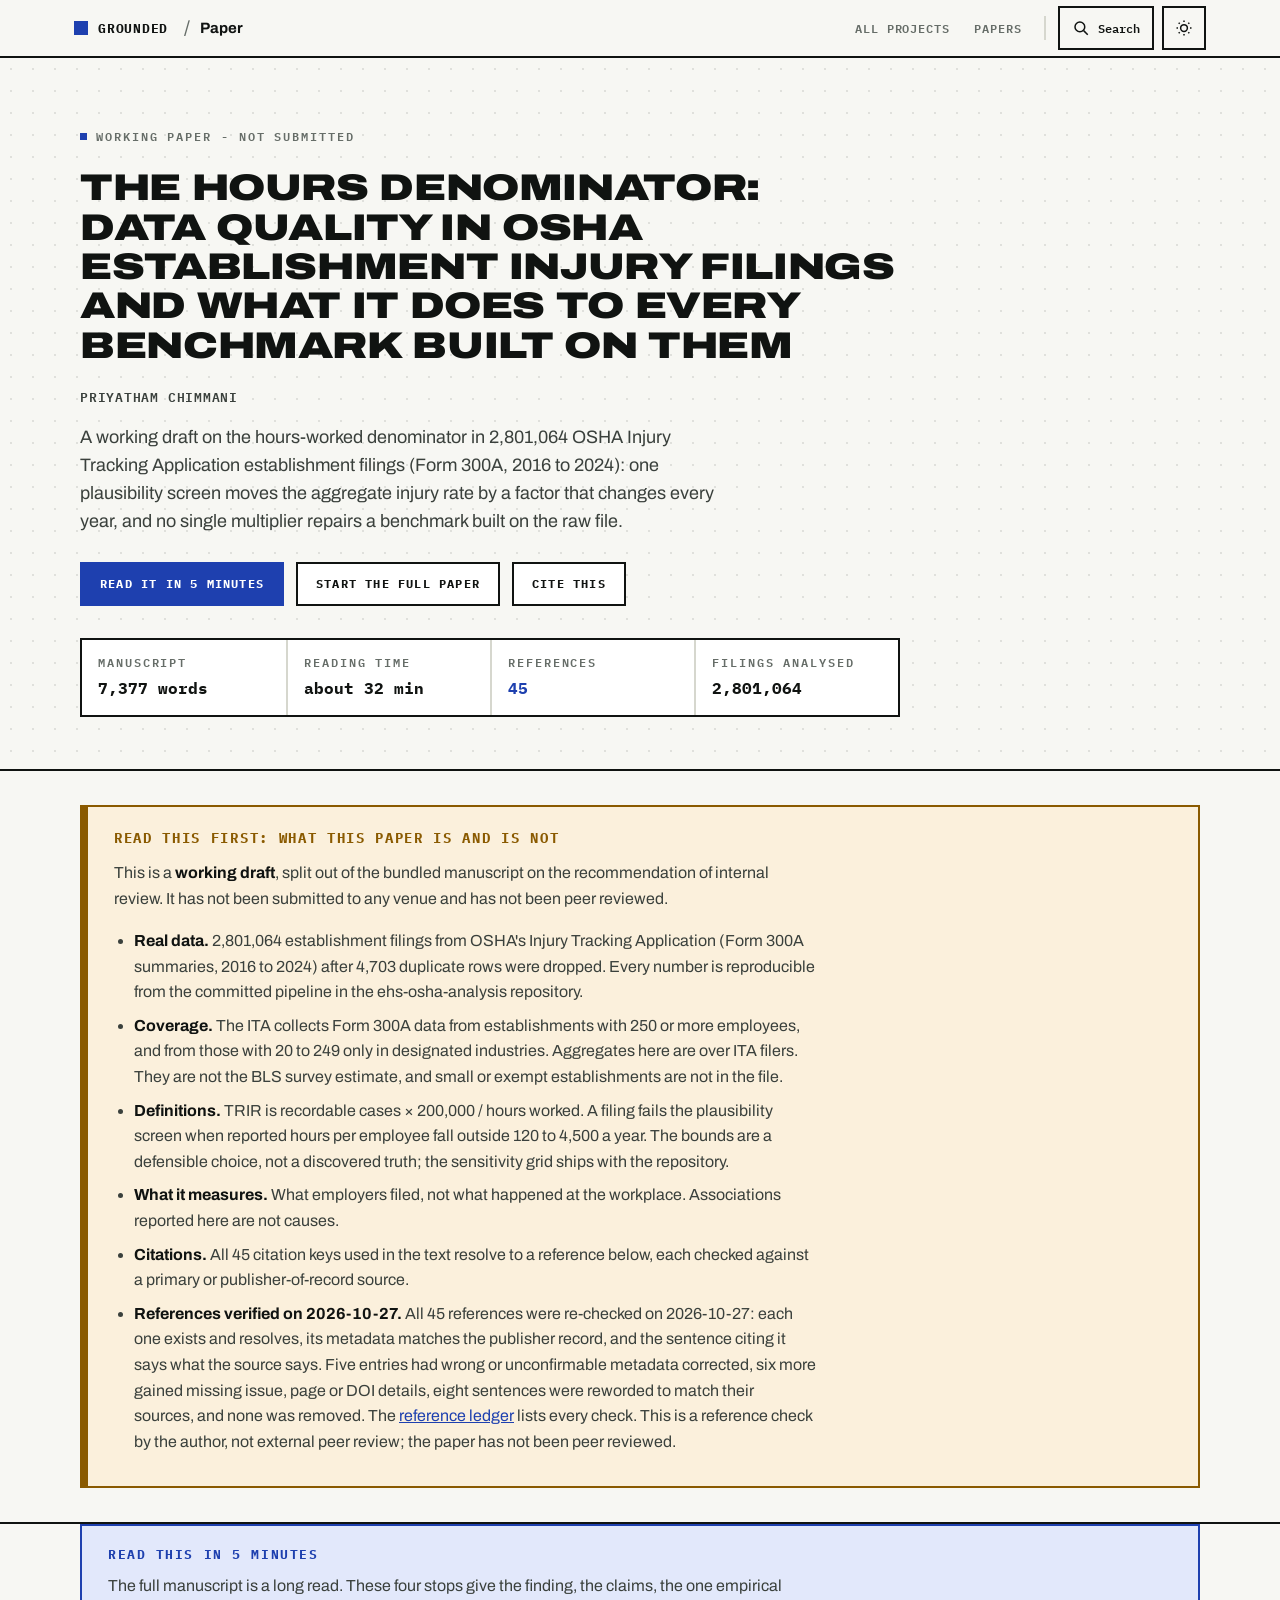
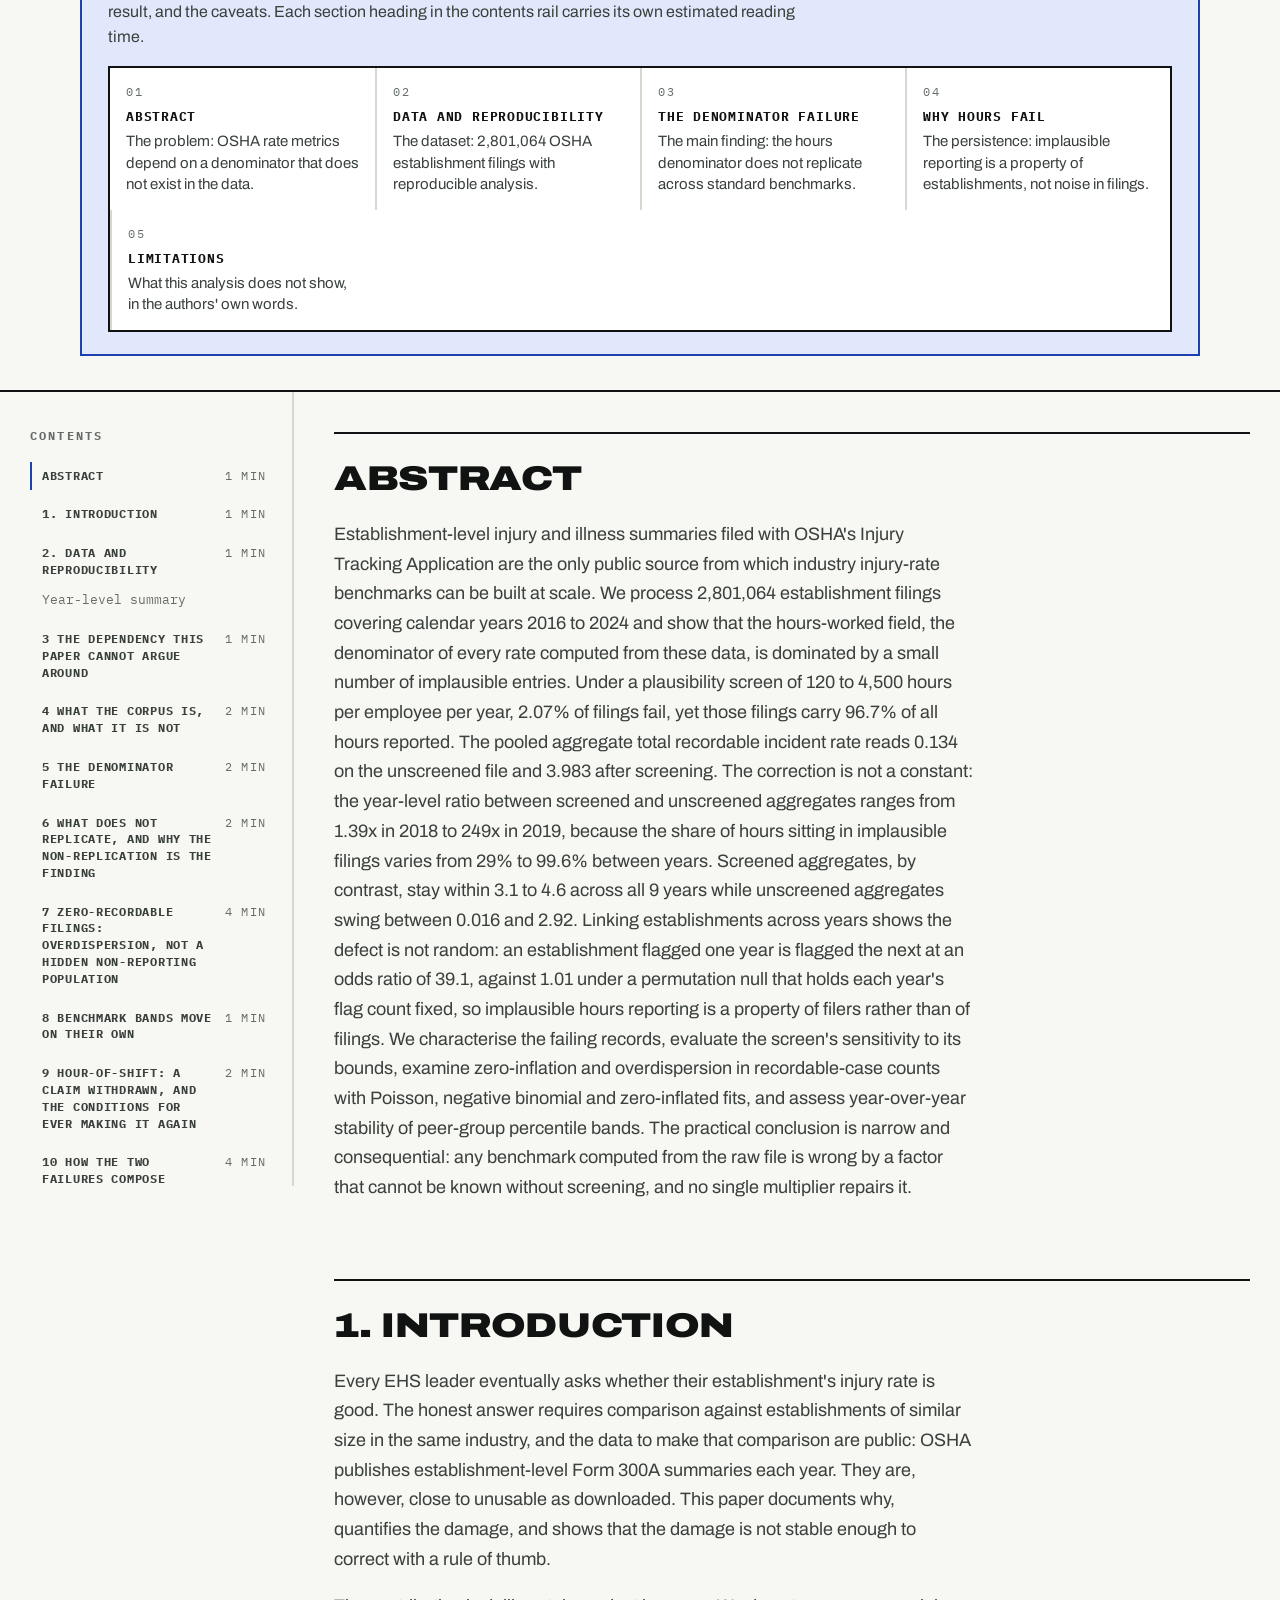
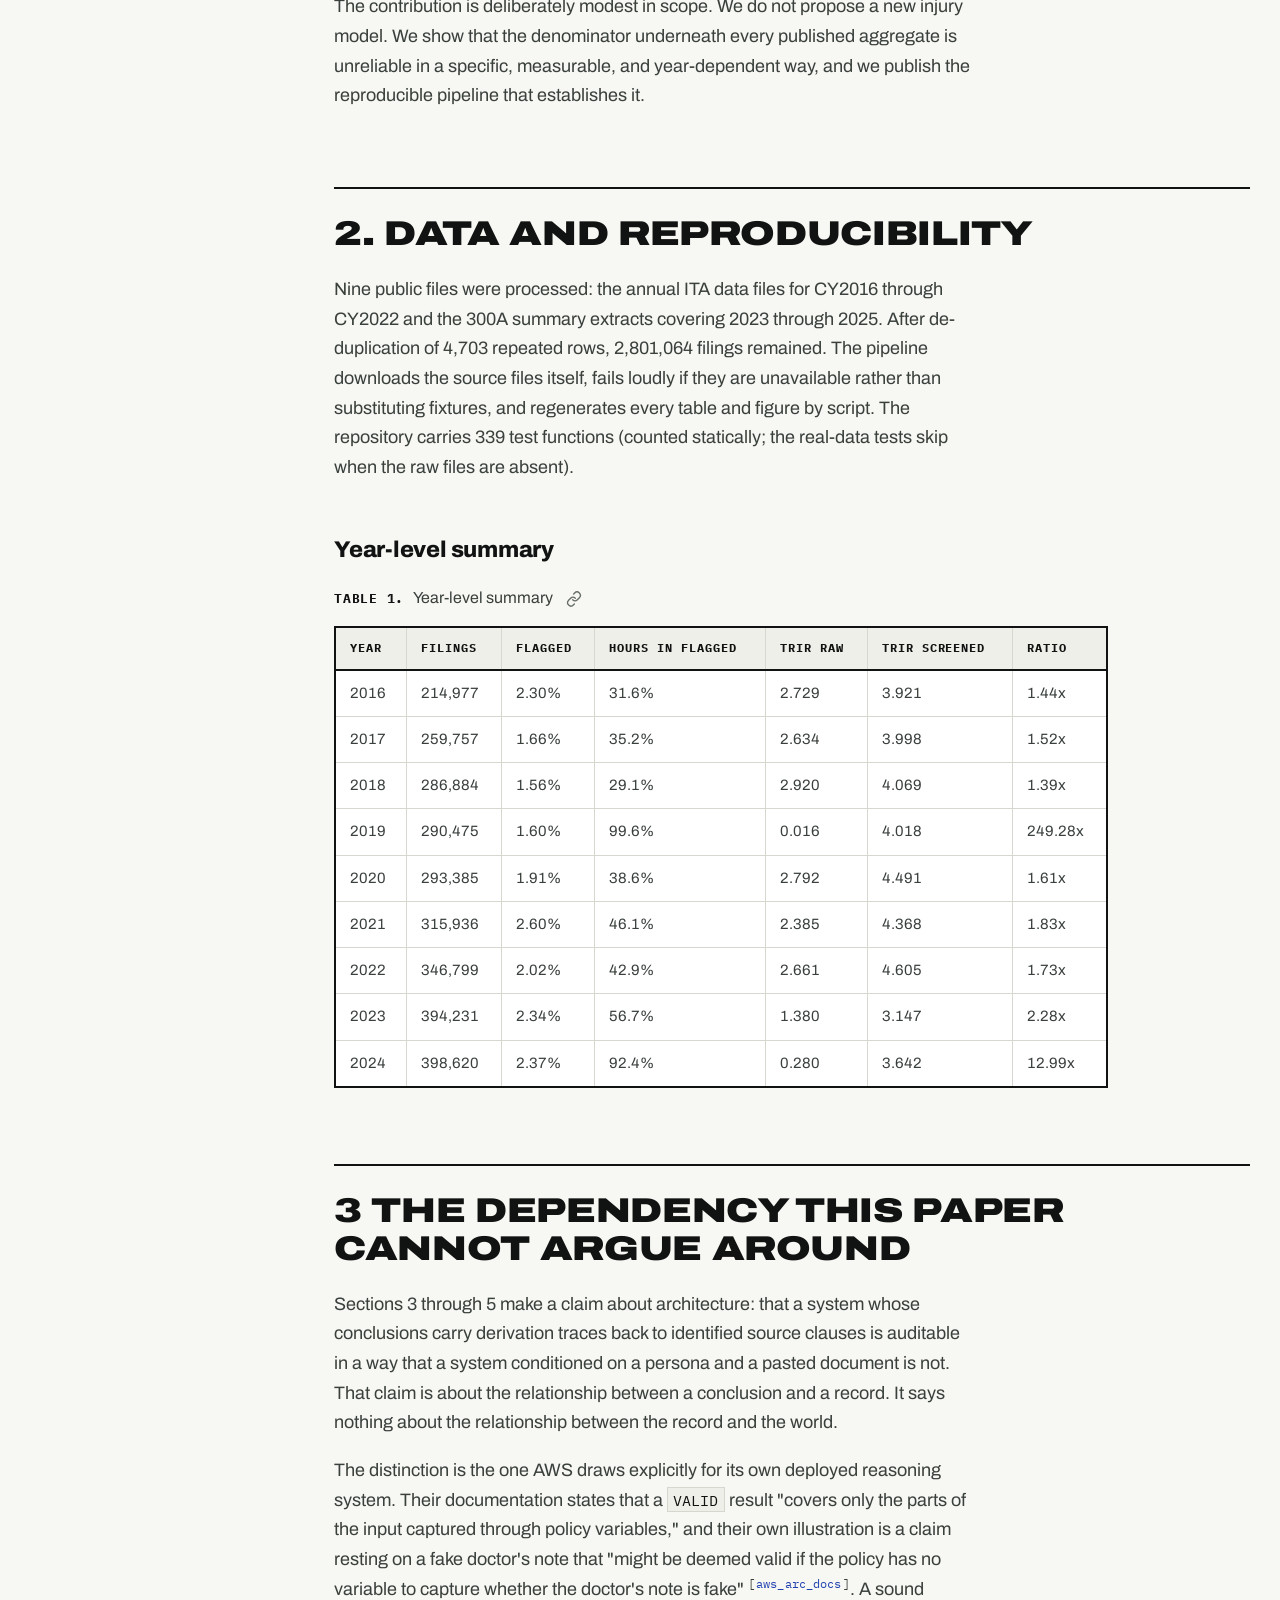
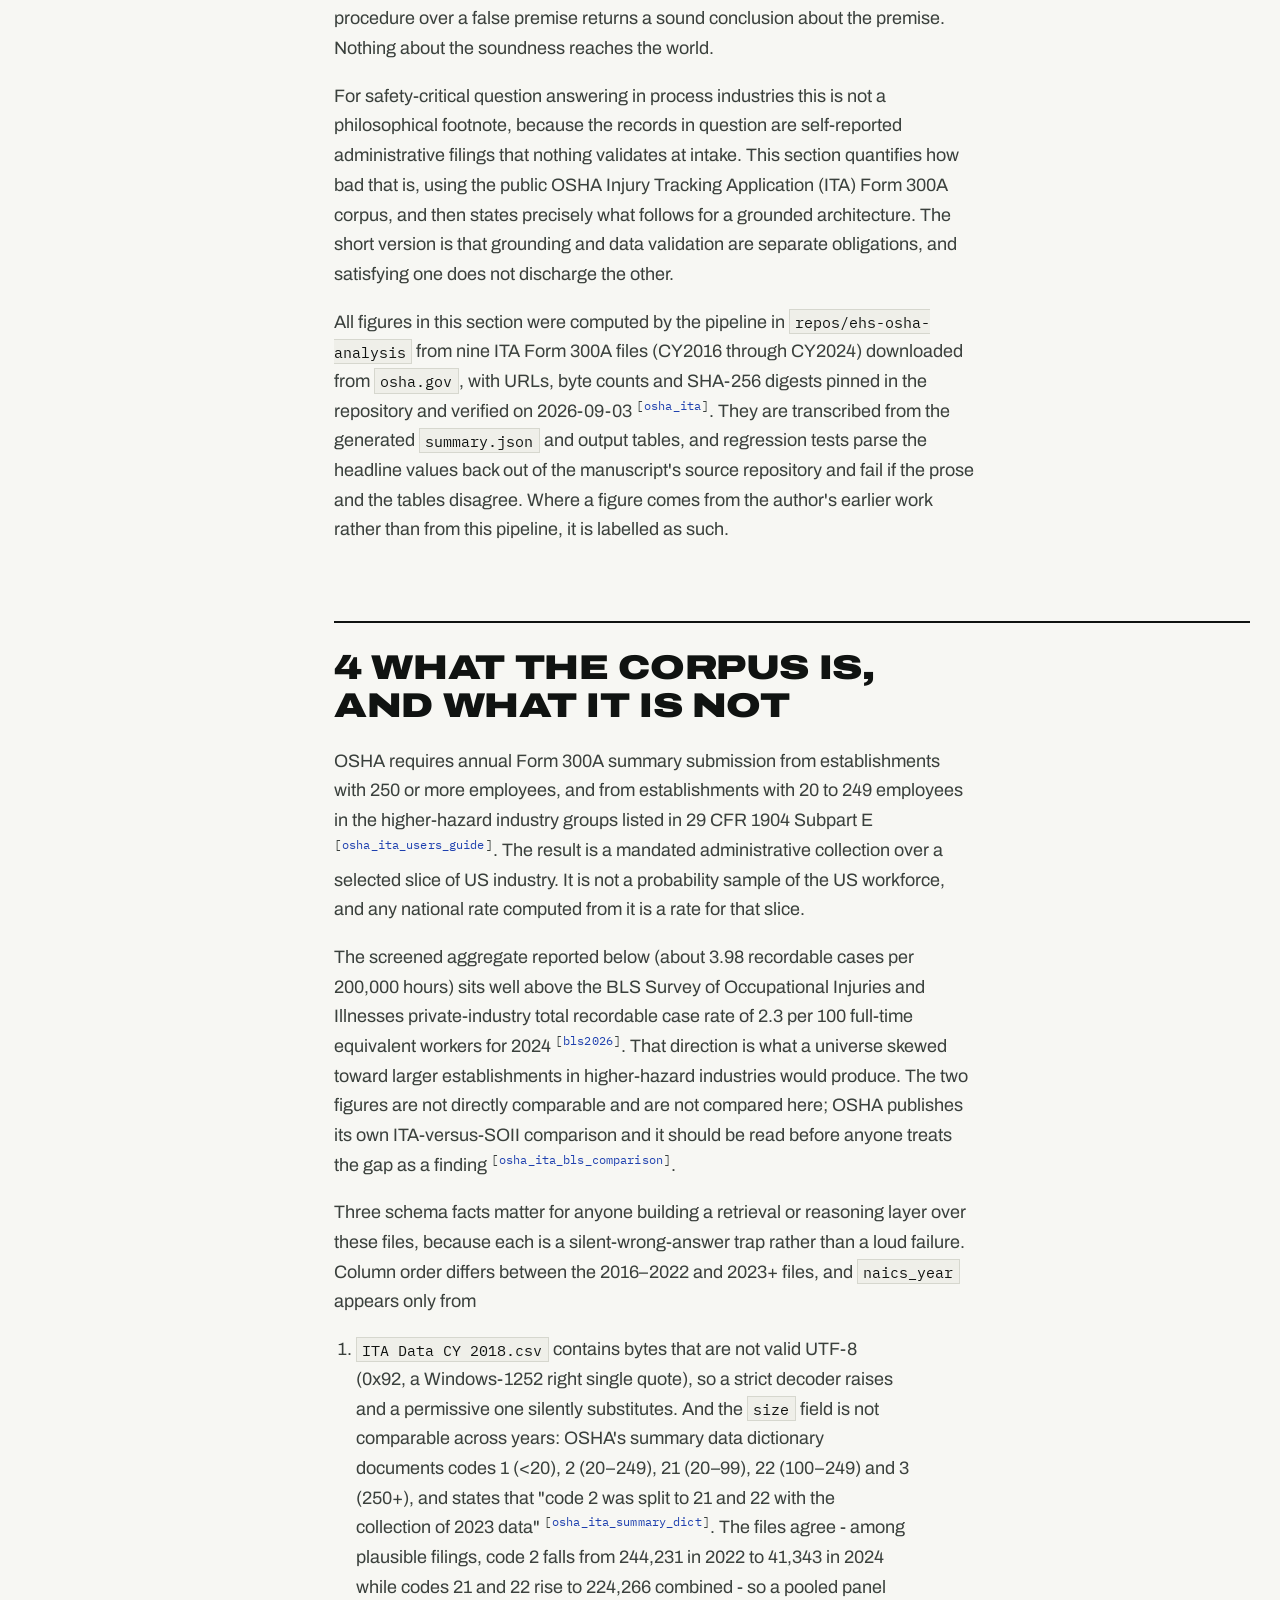
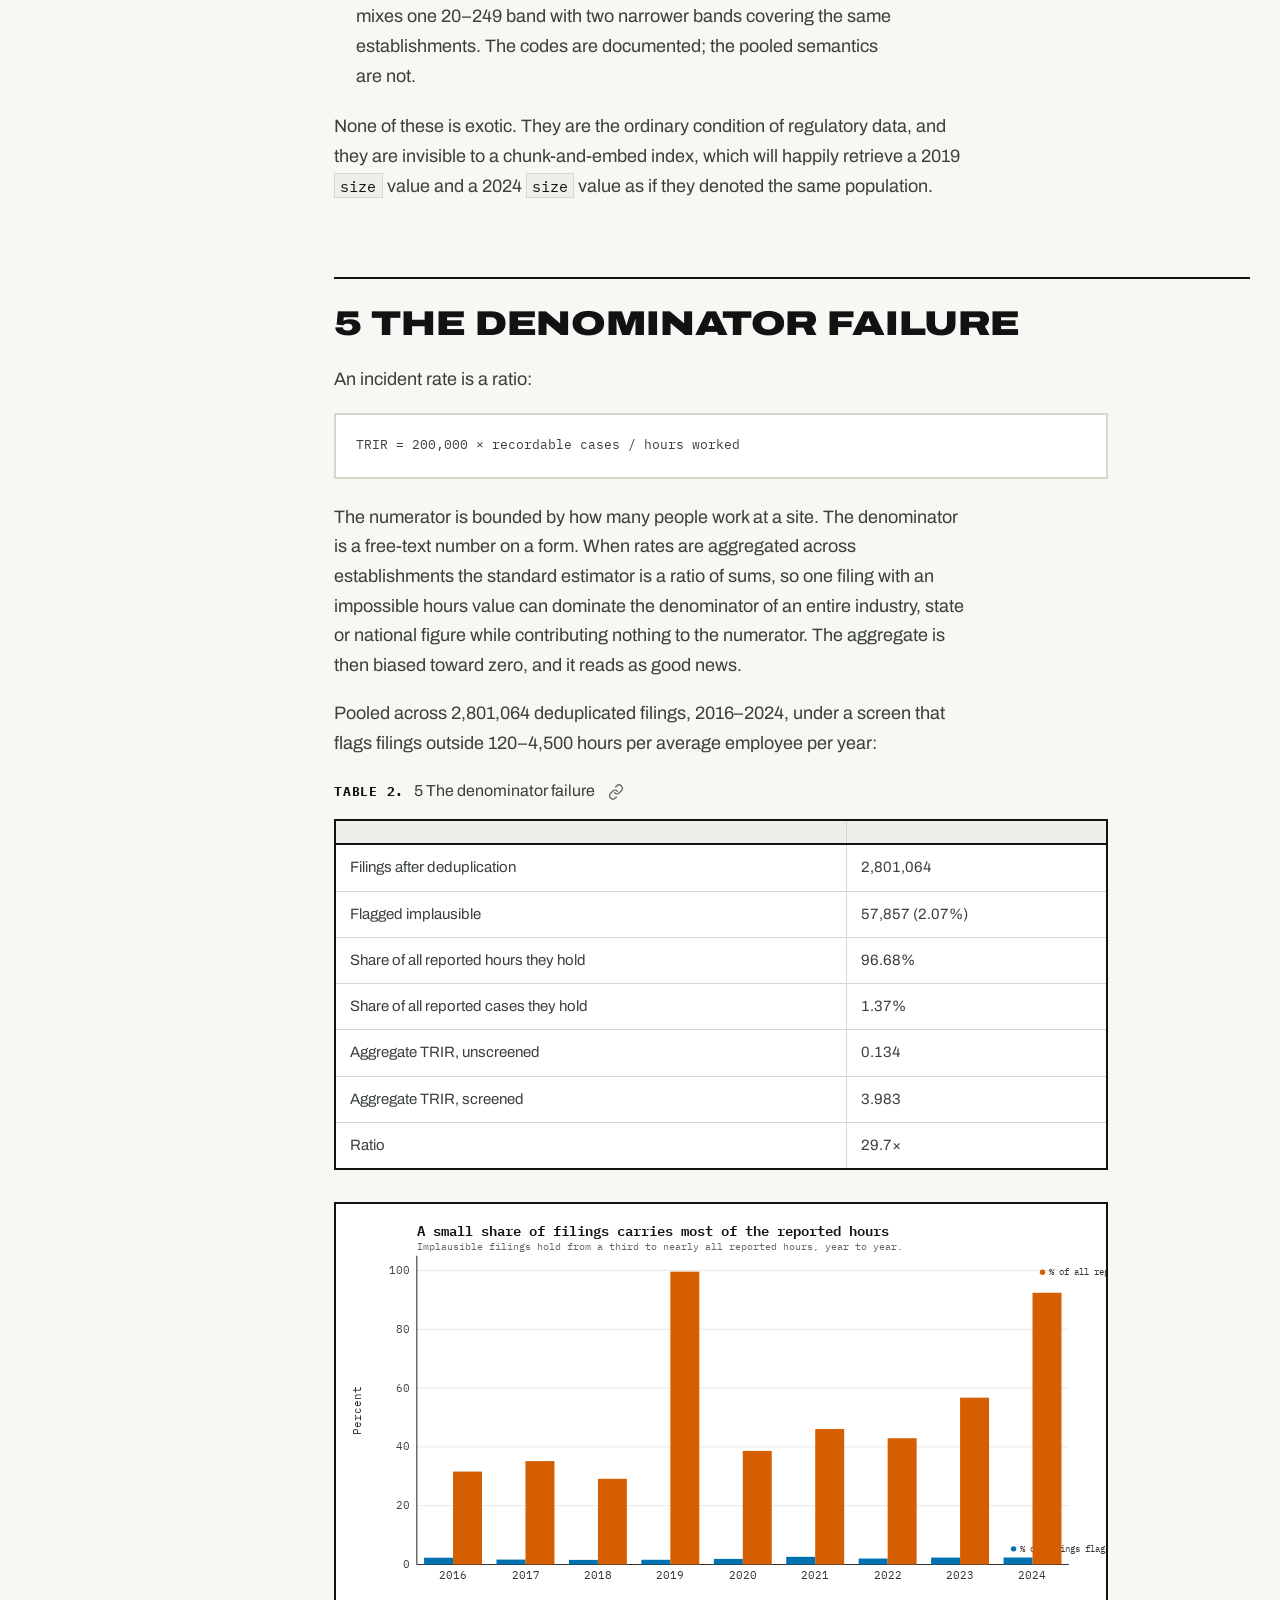
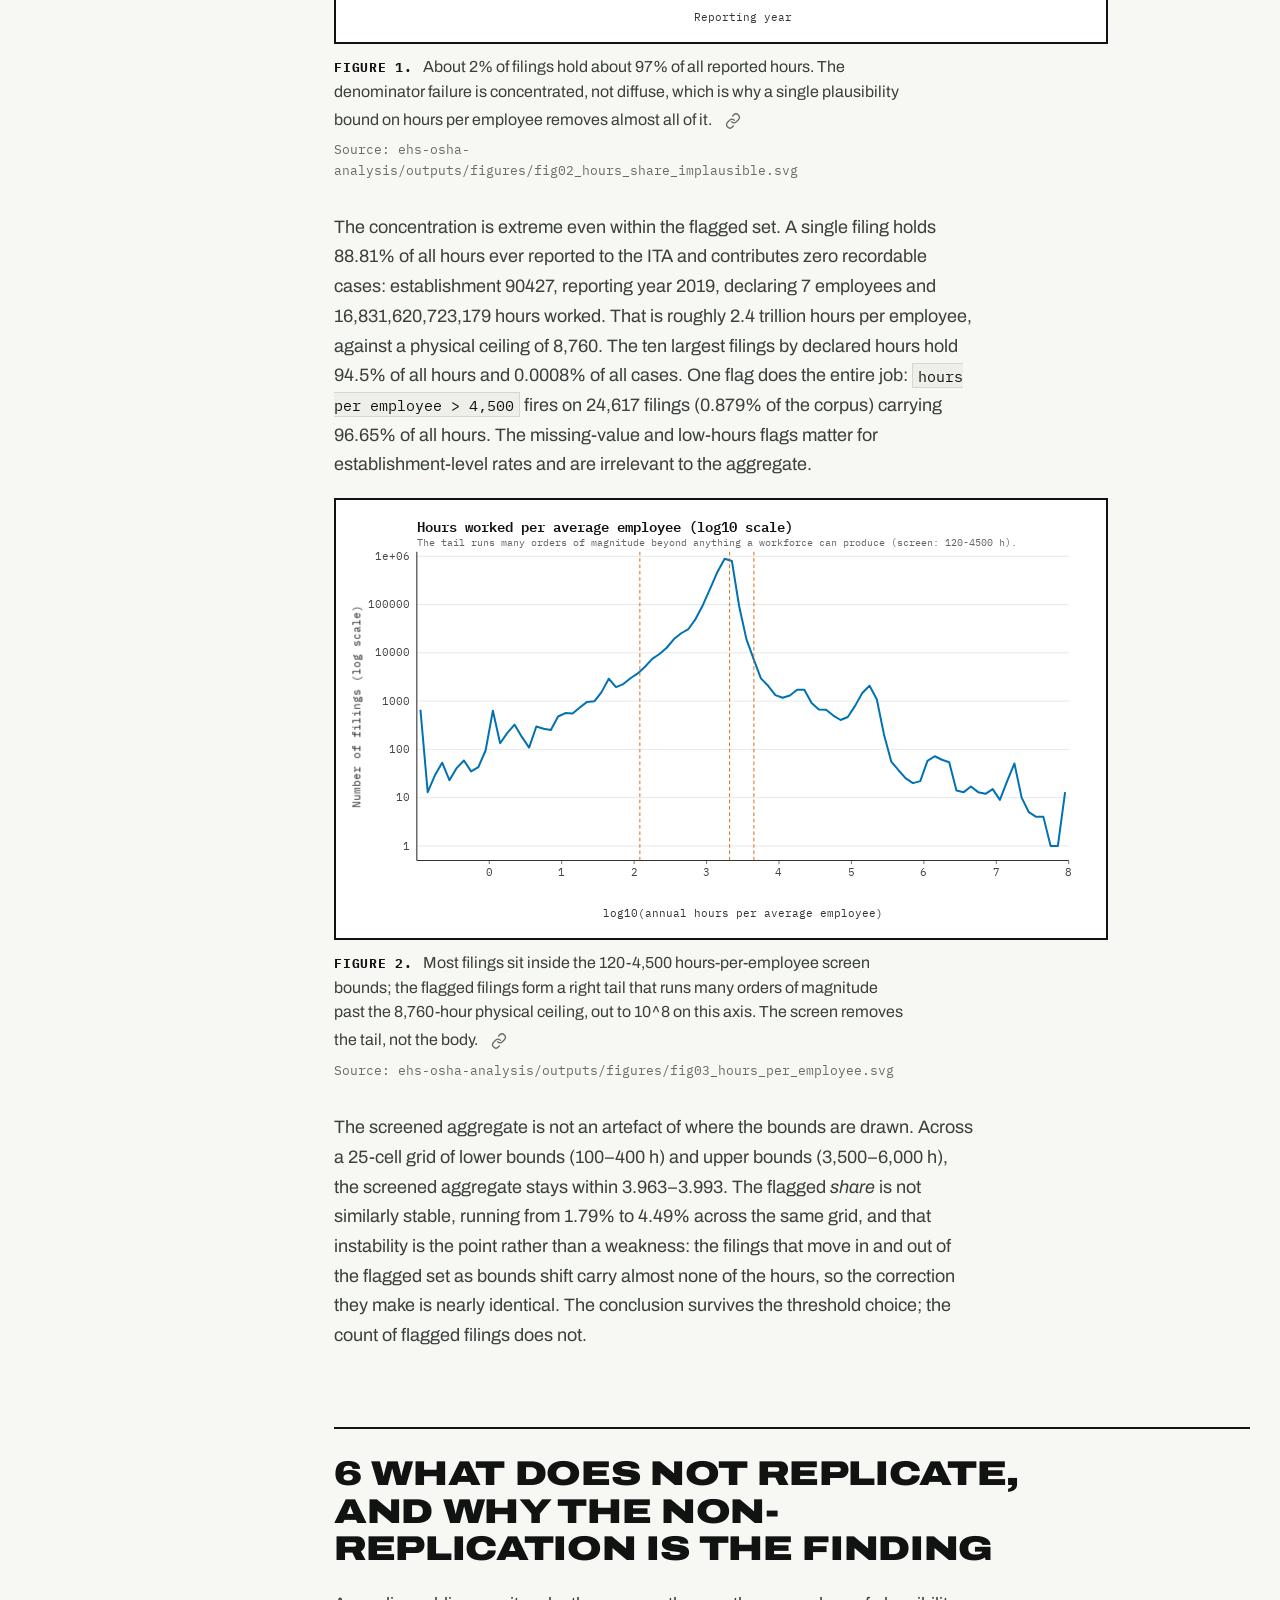
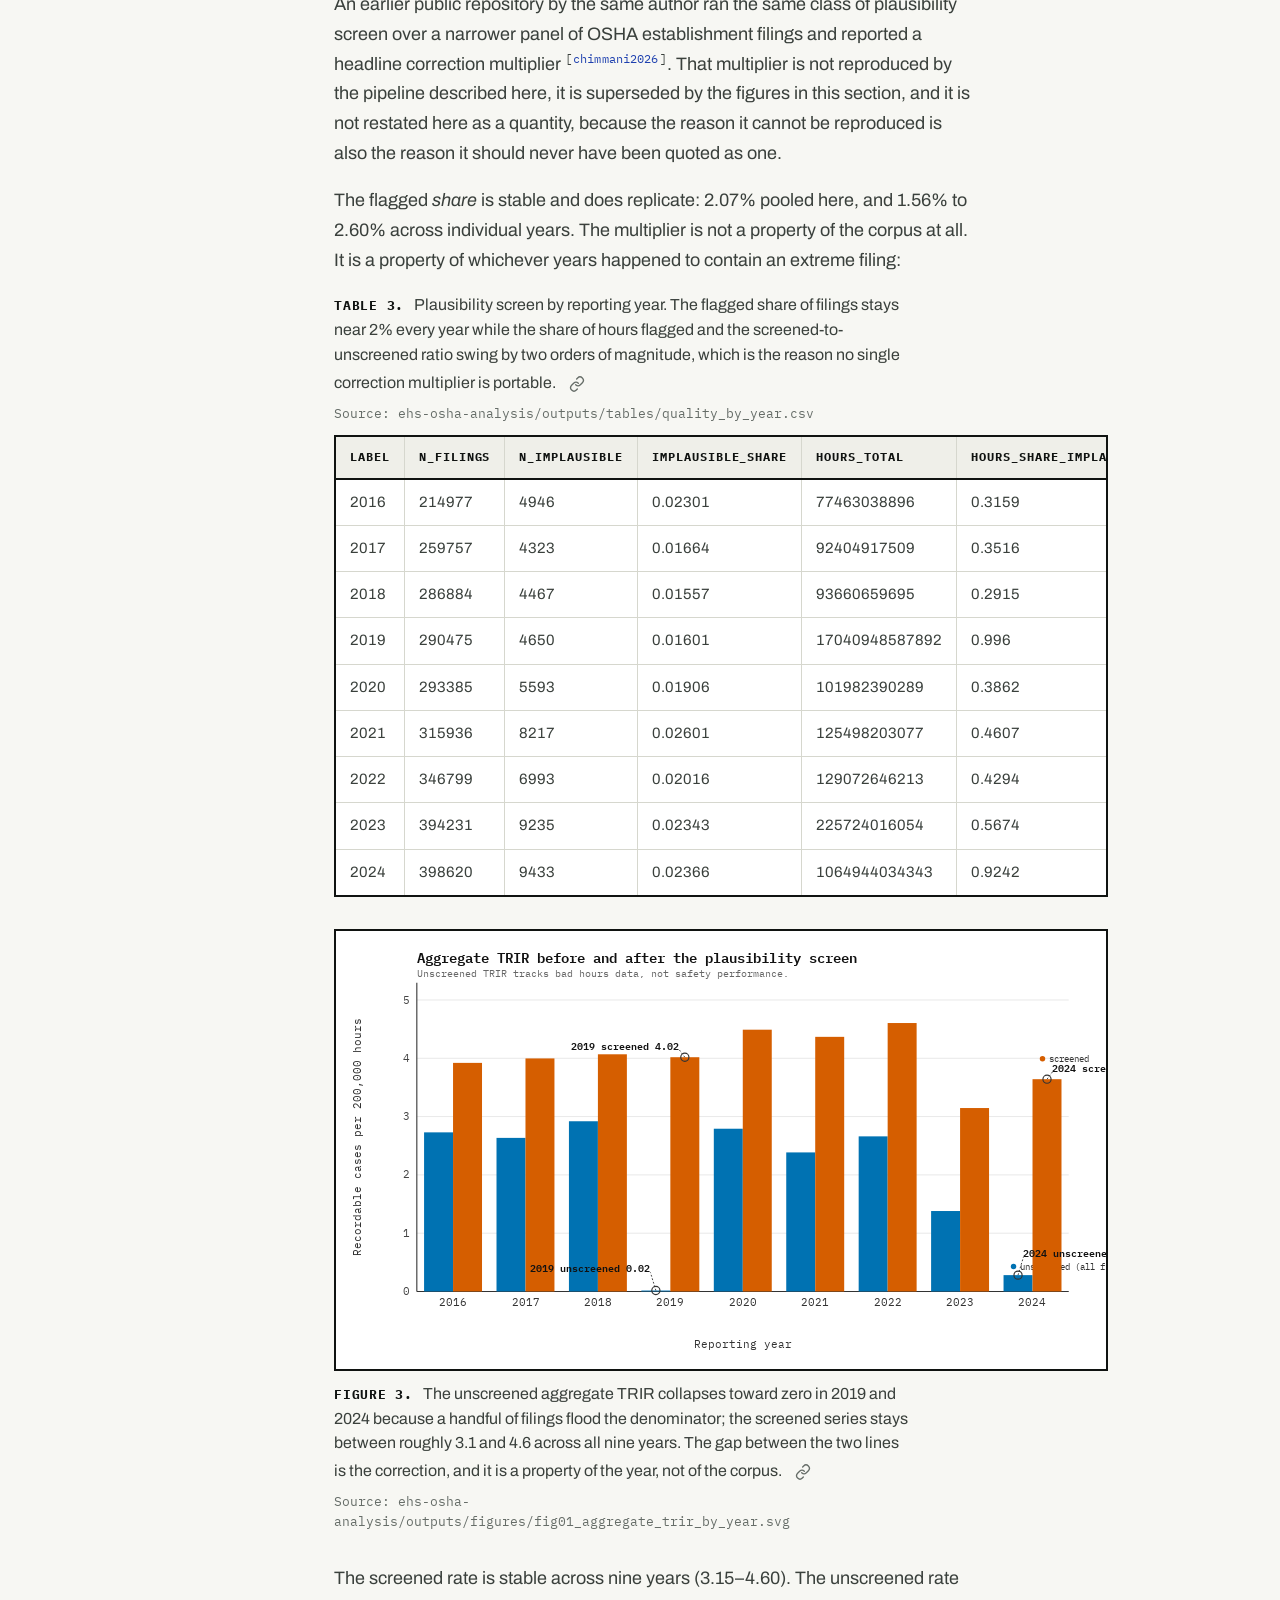
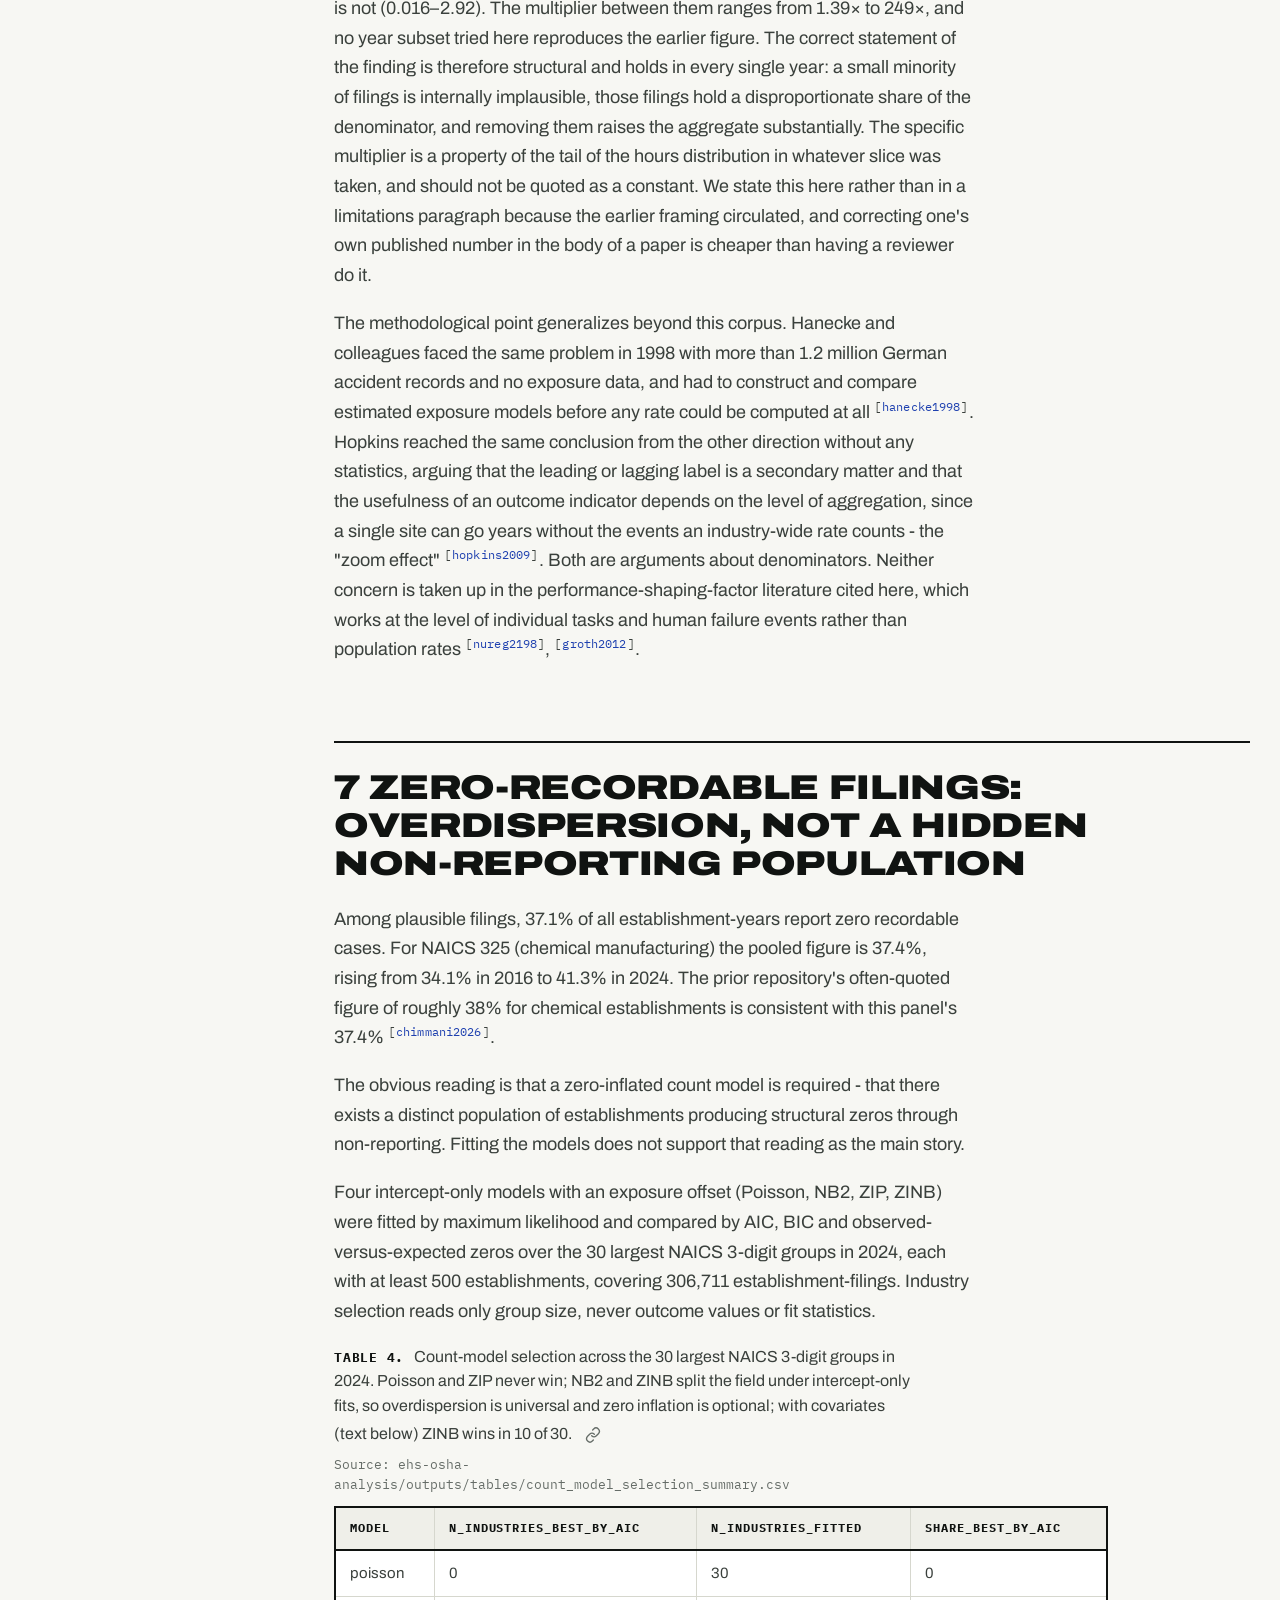
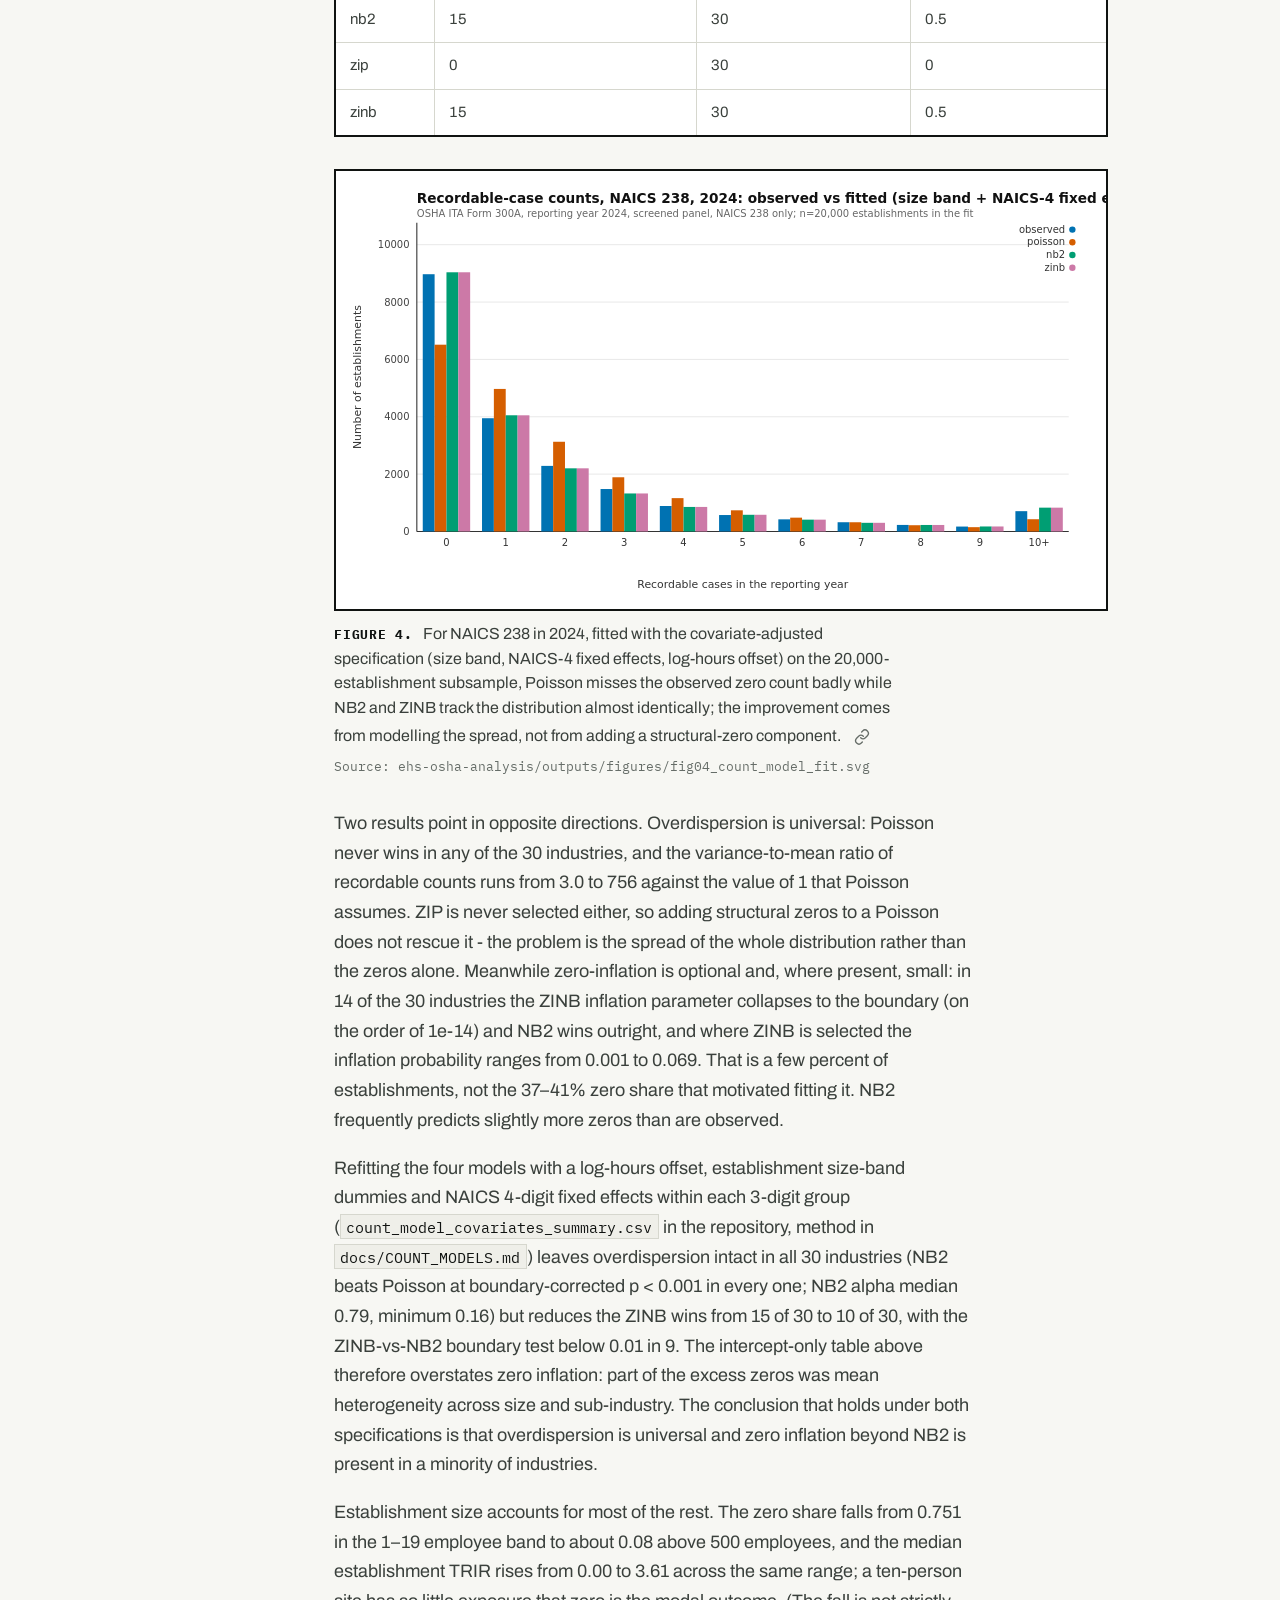
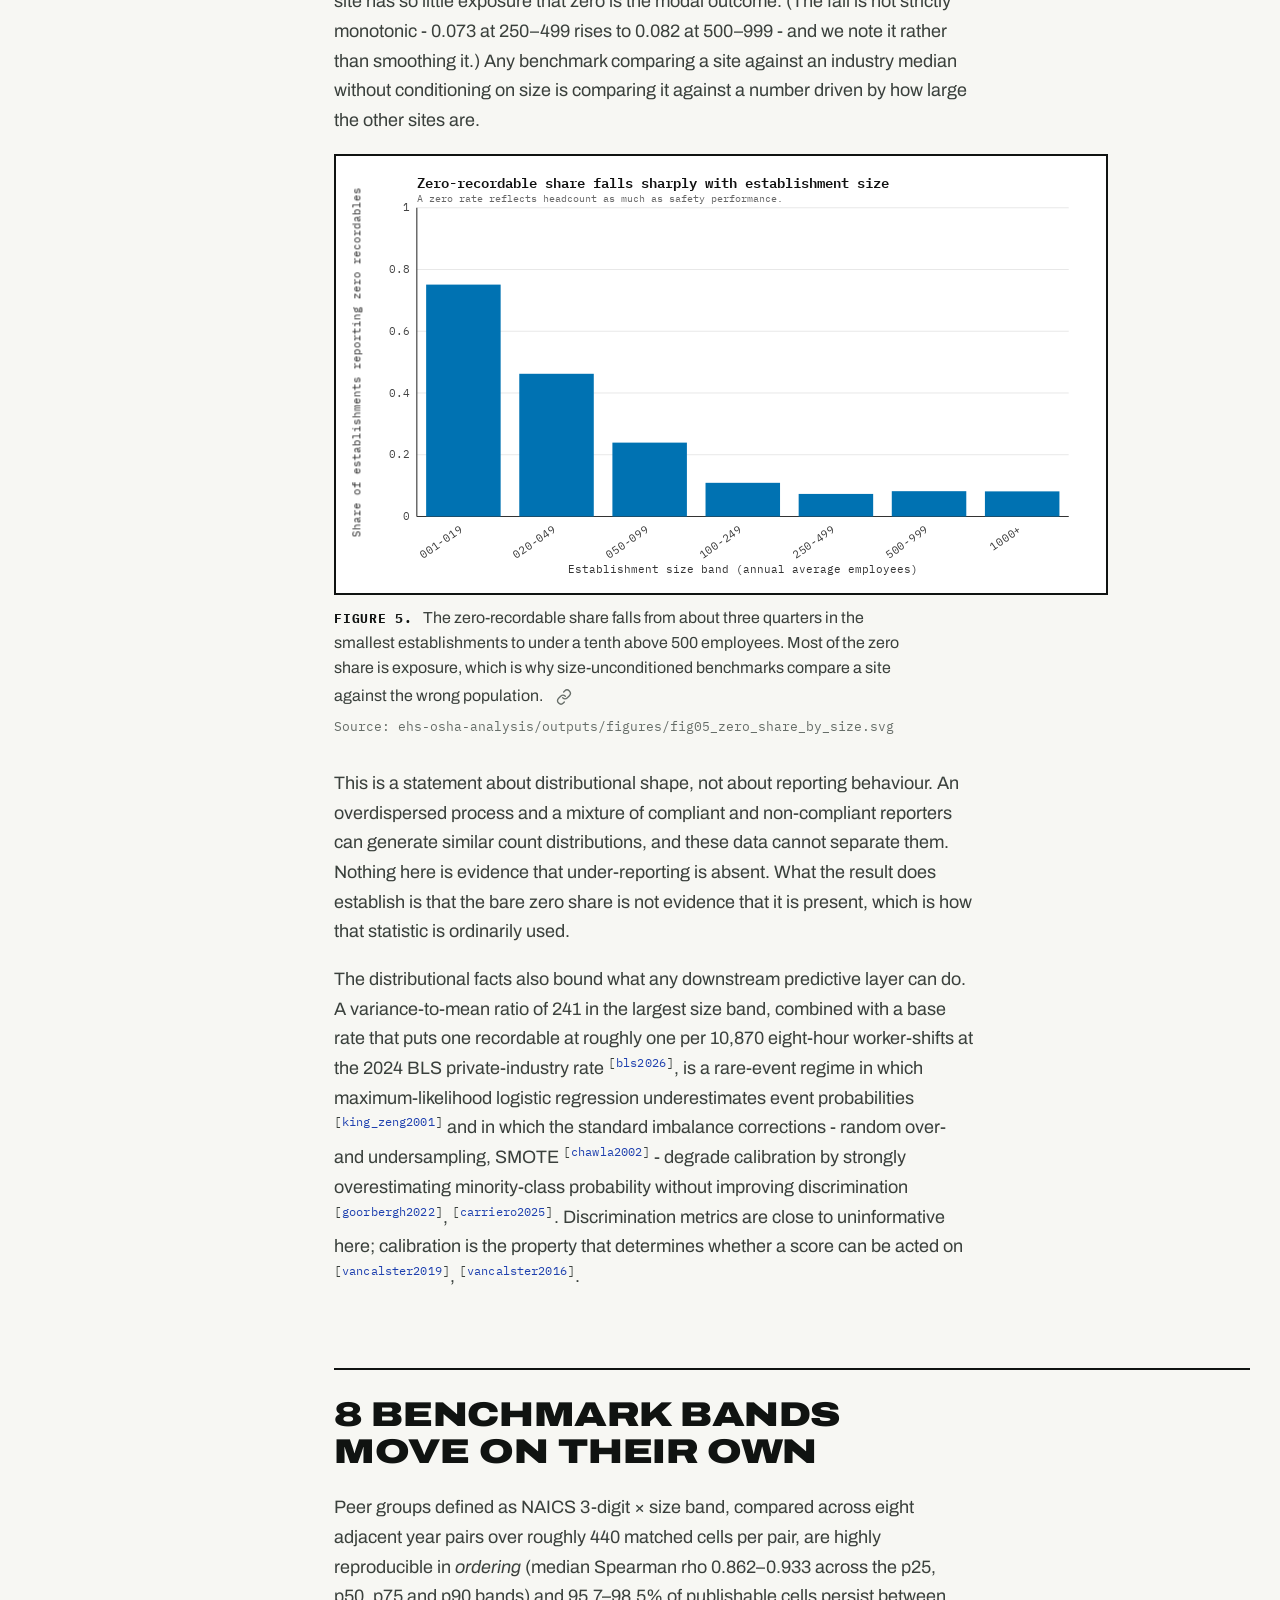
<file: docs/paper-osha.html>
<!doctype html>
<html lang="en">
<head>
<meta charset="utf-8" />
<meta name="viewport" content="width=device-width, initial-scale=1" />
<title>The Hours Denominator: OSHA Injury Filing Data Quality - Paper - Priyatham Chimmani</title>
<meta name="description" content="A working draft on the hours-worked denominator in 2,801,064 OSHA Injury Tracking Application establishment filings (Form 300A, 2016 to 2024): one plausibility screen moves the aggregate injury rate by a factor that changes every year, and no single multiplier repairs a benchmark built on the raw file." />
<link rel="canonical" href="https://grounded-chi-five.vercel.app/paper-osha.html" />
<meta property="og:title" content="The Hours Denominator: OSHA Injury Filing Data Quality - Paper - Priyatham Chimmani" />
<meta property="og:description" content="A working draft on the hours-worked denominator in 2,801,064 OSHA Injury Tracking Application establishment filings (Form 300A, 2016 to 2024): one plausibility screen moves the aggregate injury rate by a factor that changes every year, and no single multiplier repairs a benchmark built on the raw file." />
<meta property="og:type" content="article" />
<meta property="og:url" content="https://grounded-chi-five.vercel.app/paper-osha.html" />
<meta property="og:image" content="https://grounded-chi-five.vercel.app/og-paper-osha.png" />
<meta property="og:site_name" content="Grounded" />
<meta name="twitter:card" content="summary_large_image" />
<meta name="twitter:title" content="The Hours Denominator: OSHA Injury Filing Data Quality - Paper - Priyatham Chimmani" />
<meta name="twitter:description" content="A working draft on the hours-worked denominator in 2,801,064 OSHA Injury Tracking Application establishment filings (Form 300A, 2016 to 2024): one plausibility screen moves the aggregate injury rate by a factor that changes every year, and no single multiplier repairs a benchmark built on the raw file." />
<meta name="twitter:image" content="https://grounded-chi-five.vercel.app/og-paper-osha.png" />
<script type="application/ld+json">{"@context": "https://schema.org", "@type": "ScholarlyArticle", "headline": "The Hours Denominator: OSHA Injury Filing Data Quality", "description": "A working draft on the hours-worked denominator in 2,801,064 OSHA Injury Tracking Application establishment filings (Form 300A, 2016 to 2024): one plausibility screen moves the aggregate injury rate by a factor that changes every year, and no single multiplier repairs a benchmark built on the raw file.", "author": {"@type": "Person", "name": "Priyatham Chimmani", "url": "https://priyatham-personal-site.vercel.app/", "sameAs": ["https://github.com/priyatham9", "https://linkedin.com/in/priyatham9"]}, "datePublished": "2026-09", "isPartOf": "https://grounded-chi-five.vercel.app/", "about": "OSHA injury-rate data quality and the exposure-hours denominator"}</script>
<meta name="theme-color" content="#F7F7F3" media="(prefers-color-scheme: light)" />
<meta name="theme-color" content="#0A0C10" media="(prefers-color-scheme: dark)" />
<link rel="icon" href="data:image/svg+xml,%3Csvg xmlns='http://www.w3.org/2000/svg' viewBox='0 0 16 16'%3E%3Crect width='16' height='16' fill='%231E40AF'/%3E%3Ctext x='8' y='12' font-family='monospace' font-size='11' font-weight='700' text-anchor='middle' fill='white'%3EP%3C/text%3E%3C/svg%3E" />
<link rel="preconnect" href="https://fonts.googleapis.com" />
<link rel="preconnect" href="https://fonts.gstatic.com" crossorigin />
<link rel="stylesheet" href="https://fonts.googleapis.com/css2?family=Archivo:wdth,wght@62..125,100..900&family=IBM+Plex+Mono:wght@400;500;600;700&display=swap" />
<style>
:root{
 color-scheme:light;
 --paper:#F7F7F3; --surface:#FFFFFF; --surface-2:#EFEFE9;
 --ink:#101311; --ink-2:#3A403C; --muted:#666D68;
 --rule:#101311; --rule-soft:#D6D7CE;
 --accent:#1E40AF; --accent-2:#17307F; --accent-ink:#FFFFFF; --accent-wash:#E2E8FB;
 --warn:#8A5A00; --warn-wash:#FBF0DC;
 --grid-dot:rgba(16,19,17,.10); --shadow:rgba(16,19,17,.08);
 --font-sans:"Archivo",ui-sans-serif,system-ui,-apple-system,"Segoe UI",Roboto,Arial,sans-serif;
 --font-mono:"IBM Plex Mono",ui-monospace,"SF Mono",Menlo,Consolas,monospace;
 --maxw:1180px;
}
@media (prefers-color-scheme: dark){
 :root:not([data-theme="light"]){
 color-scheme:dark;
 --paper:#0A0C10; --surface:#12151C; --surface-2:#171B24;
 --ink:#EAECF2; --ink-2:#BFC4CF; --muted:#838A99;
 --rule:#EAECF2; --rule-soft:#262B36;
 --accent:#7C9EFF; --accent-2:#5B7FE8; --accent-ink:#06101F; --accent-wash:#151C33;
 --warn:#E3B25F; --warn-wash:#241C0C;
 --grid-dot:rgba(234,236,242,.09); --shadow:rgba(0,0,0,.4);
 }
}
:root[data-theme="dark"]{
 color-scheme:dark;
 --paper:#0A0C10; --surface:#12151C; --surface-2:#171B24;
 --ink:#EAECF2; --ink-2:#BFC4CF; --muted:#838A99;
 --rule:#EAECF2; --rule-soft:#262B36;
 --accent:#7C9EFF; --accent-2:#5B7FE8; --accent-ink:#06101F; --accent-wash:#151C33;
 --warn:#E3B25F; --warn-wash:#241C0C;
 --grid-dot:rgba(234,236,242,.09); --shadow:rgba(0,0,0,.4);
}
*{box-sizing:border-box}
html{-webkit-text-size-adjust:100%;scroll-behavior:smooth}
body{margin:0;background:var(--paper);color:var(--ink);font-family:var(--font-sans);font-size:16px;line-height:1.62;-webkit-font-smoothing:antialiased;overflow-x:hidden}
h1,h2,h3,h4,h5,h6{margin:0;line-height:1.1;letter-spacing:-.01em}
p{margin:0 0 1em}
a{color:var(--accent)}
img,svg{max-width:100%}
:focus-visible{outline:3px solid var(--accent);outline-offset:2px}
.wrap{max-width:var(--maxw);margin:0 auto;padding:0 30px}
.display{font-stretch:125%;font-weight:900;text-transform:uppercase}
.label{font-family:var(--font-mono);font-size:.75rem;letter-spacing:.16em;text-transform:uppercase;color:var(--muted);font-weight:600}
.mono{font-family:var(--font-mono);font-variant-numeric:tabular-nums}
.skip{position:absolute;left:-9999px;top:0;z-index:99;background:var(--accent);color:var(--accent-ink);padding:14px 18px;min-height:44px;display:inline-flex;align-items:center;font-family:var(--font-mono);font-size:.75rem;text-transform:uppercase;letter-spacing:.08em;text-decoration:none}
.skip:focus{left:8px;top:8px}

/* five-minute path */
.read5wrap{border-bottom:2px solid var(--rule);padding:0 0 34px}
.read5{border:2px solid var(--accent);background:var(--accent-wash);padding:22px 26px}
.read5 h2{font-family:var(--font-mono);font-size:.8125rem;letter-spacing:.12em;text-transform:uppercase;color:var(--accent);font-weight:700}
.read5 p{margin:10px 0 0;font-size:1rem;color:var(--ink-2);max-width:78ch}
.read5 ol{list-style:none;counter-reset:r5;margin:16px 0 0;padding:0;display:grid;grid-template-columns:repeat(auto-fit,minmax(min(100%,220px),1fr));gap:0;border:2px solid var(--rule);background:var(--surface)}
.read5 li{counter-increment:r5;border-left:2px solid var(--rule-soft);min-width:0}
.read5 li:first-child{border-left:0}
.read5 li a{display:block;height:100%;padding:14px 16px;text-decoration:none;color:var(--ink)}
.read5 li a:hover{background:var(--accent);color:var(--accent-ink)}
.read5 li a::before{content:"0" counter(r5);display:block;font-family:var(--font-mono);font-size:.75rem;letter-spacing:.16em;color:var(--muted);margin-bottom:4px}
.read5 li a:hover::before{color:var(--accent-ink)}
.read5 .r5-t{display:block;font-family:var(--font-mono);font-size:.8125rem;font-weight:700;text-transform:uppercase;letter-spacing:.06em}
.read5 .r5-d{display:block;font-size:.9375rem;line-height:1.45;margin-top:4px;color:var(--ink-2)}
.read5 li a:hover .r5-d{color:var(--accent-ink)}
@media(max-width:760px){.read5 li{border-left:0;border-top:2px solid var(--rule-soft)}.read5 li:first-child{border-top:0}}

/* previous / next */
.pn{border-top:2px solid var(--rule)}
.pn-inner{max-width:var(--maxw);margin:0 auto;padding:0 30px;display:grid;grid-template-columns:1fr 1fr}
.pn a{display:block;padding:26px 0;text-decoration:none;color:var(--ink);min-width:0}
.pn a+a{text-align:right;border-left:2px solid var(--rule-soft);padding-left:20px}
.pn .pn-k{display:block;font-family:var(--font-mono);font-size:.75rem;letter-spacing:.16em;text-transform:uppercase;color:var(--muted);font-weight:700}
.pn .pn-v{display:block;margin-top:6px;font-family:var(--font-mono);font-size:.9rem;font-weight:700;text-transform:uppercase;letter-spacing:.04em;color:var(--accent)}
.pn a:hover .pn-v{text-decoration:underline}
@media(max-width:560px){.pn-inner{grid-template-columns:1fr}.pn a+a{border-left:0;border-top:2px solid var(--rule-soft);padding-left:0;text-align:left}}

/* hero */
.phero{border-bottom:2px solid var(--rule);background-image:radial-gradient(var(--grid-dot) 1px,transparent 1px);background-size:22px 22px;padding:64px 0 52px}
.phero .kicker{display:inline-flex;align-items:center;gap:9px;margin-bottom:22px}
.pulse{width:7px;height:7px;background:var(--accent);flex:none;animation:pulse 2.4s ease-in-out infinite}
@keyframes pulse{0%,100%{opacity:1}50%{opacity:.25}}
@media (prefers-reduced-motion:reduce){
  html{scroll-behavior:auto}
  .pulse{animation:none}
  *,*::before,*::after{animation-duration:.001ms!important;animation-iteration-count:1!important;transition-duration:.001ms!important;scroll-behavior:auto!important}
}
.phero h1{font-size:clamp(1.55rem,2.9vw,2.6rem);max-width:30ch;line-height:1.06;overflow-wrap:break-word;text-wrap:balance}
.phero .byline{margin-top:22px;font-family:var(--font-mono);font-size:.8125rem;letter-spacing:.06em;text-transform:uppercase;font-weight:600;color:var(--ink-2)}
.phero .sub{margin-top:16px;font-size:1.02rem;color:var(--ink-2);max-width:66ch}
.metastrip{display:grid;grid-template-columns:repeat(4,1fr);border:2px solid var(--rule);background:var(--surface);margin-top:32px;max-width:820px}
.ms-cell{padding:13px 16px;border-left:2px solid var(--rule-soft);min-width:0}
.ms-cell:first-child{border-left:0}
.ms-k{font-family:var(--font-mono);font-size:.75rem;font-weight:600;letter-spacing:.16em;text-transform:uppercase;color:var(--muted);display:block;margin-bottom:4px}
.ms-v{font-family:var(--font-mono);font-size:1rem;font-weight:700;font-variant-numeric:tabular-nums}
.ms-v.accent{color:var(--accent)}
@media(max-width:760px){.metastrip{grid-template-columns:1fr 1fr}.ms-cell:nth-child(3){border-left:0}.ms-cell:nth-child(n+3){border-top:2px solid var(--rule-soft)}}

/* status banner */
.statuswrap{border-bottom:2px solid var(--rule);padding:34px 0}
.status-note{border:2px solid var(--warn);border-left-width:8px;background:var(--warn-wash);padding:24px 26px}
.status-note h2{font-family:var(--font-mono);font-size:.875rem;letter-spacing:.12em;text-transform:uppercase;color:var(--warn);font-weight:700}
.status-note p{margin-top:14px;font-size:1rem;color:var(--ink-2);max-width:78ch}
.status-note ul{margin:14px 0 0;padding-left:20px;font-size:1rem;line-height:1.6;color:var(--ink-2);max-width:78ch}
.status-note li{margin-bottom:8px}
.status-note strong{color:var(--ink)}

/* cite panel */
.citewrap{border-bottom:2px solid var(--rule);padding:34px 0}
.cite-panel{border:2px solid var(--rule);background:var(--surface);padding:24px 26px}
.cite-panel h2{font-family:var(--font-mono);font-size:.8125rem;letter-spacing:.12em;text-transform:uppercase;color:var(--ink);font-weight:700}
.cite-panel > p{margin-top:10px;font-size:.875rem;color:var(--muted);max-width:78ch}
.cite-blocks{display:grid;grid-template-columns:1fr 1fr;gap:16px;margin-top:18px}
.cite-block{border:1px solid var(--rule-soft);background:var(--surface-2);min-width:0}
.cite-block-head{display:flex;align-items:center;justify-content:space-between;padding:8px 12px;border-bottom:1px solid var(--rule-soft)}
.cite-fmt{font-family:var(--font-mono);font-size:.75rem;letter-spacing:.1em;text-transform:uppercase;font-weight:700;color:var(--muted)}
.copy-btn{font-family:var(--font-mono);font-size:.75rem;letter-spacing:.08em;text-transform:uppercase;font-weight:700;background:var(--surface);color:var(--accent);border:1px solid var(--accent);padding:0 16px;cursor:pointer;min-height:44px;min-width:88px}
.copy-btn:hover{background:var(--accent);color:var(--paper)}
.copy-btn[data-copied="true"]{background:var(--accent);color:var(--paper)}
.cite-code{margin:0;padding:12px;font-family:var(--font-mono);font-size:.8125rem;line-height:1.6;color:var(--ink-2);white-space:pre-wrap;overflow-wrap:anywhere;max-height:220px;overflow-y:auto}
@media(max-width:760px){.cite-blocks{grid-template-columns:1fr}}

.paperfig .figbody svg{overflow:visible}.paperfig .figbody{padding-right:2%}
/* figure / table caption anchors */
.cap-anchor{display:inline-flex;align-items:center;justify-content:center;width:32px;height:32px;margin-left:.3em;vertical-align:middle;text-decoration:none;color:var(--muted);border-radius:6px}
.paperfig figcaption:hover .cap-anchor,.papertable figcaption:hover .cap-anchor{color:var(--accent)}
.paperfig:target,.papertable:target{outline:2px solid var(--accent);outline-offset:6px}


/* hero actions */
.hero-actions{display:flex;flex-wrap:wrap;gap:12px;margin-top:26px}
.hero-actions a{display:inline-flex;align-items:center;min-height:44px;padding:0 18px;border:2px solid var(--rule);color:var(--ink);background:var(--surface);text-decoration:none;font-family:var(--font-mono);font-size:.75rem;letter-spacing:.1em;text-transform:uppercase;font-weight:700}
.hero-actions a.pri{background:var(--accent);border-color:var(--accent);color:var(--accent-ink)}
.hero-actions a:hover{border-color:var(--accent)}
.hero-actions a:focus-visible{outline:3px solid var(--accent);outline-offset:3px}
.phero .sub{font-size:1.125rem;line-height:1.55}
/* citation preview: shown on hover or keyboard focus of an in-text citation */
.cite-pop{position:absolute;z-index:60;width:min(420px,calc(100vw - 32px));padding:14px 16px 12px;background:var(--surface);color:var(--ink-2);border:2px solid var(--rule);box-shadow:0 12px 32px var(--shadow);font-size:.9375rem;line-height:1.5;opacity:0;transform:translateY(4px);transition:opacity .12s ease,transform .12s ease;pointer-events:none}
.cite-pop.on{opacity:1;transform:none;pointer-events:auto}
.cite-pop .cp-k{display:block;font-family:var(--font-mono);font-size:.75rem;letter-spacing:.06em;color:var(--accent);font-weight:700;margin-bottom:6px}
.cite-pop .cp-go{display:inline-flex;align-items:center;min-height:32px;margin-top:6px;font-family:var(--font-mono);font-size:.75rem;letter-spacing:.06em;text-transform:uppercase;font-weight:700}
.cite-pop .cp-n{display:block;margin-top:6px;font-size:.8125rem;color:var(--muted)}
/* copy confirmation */
.pp-toast{position:fixed;left:50%;bottom:28px;z-index:90;transform:translate(-50%,8px);opacity:0;pointer-events:none;background:var(--ink);color:var(--paper);font-family:var(--font-mono);font-size:.8125rem;padding:10px 16px;border-radius:10px;transition:opacity .18s ease,transform .18s ease}
.pp-toast.on{opacity:1;transform:translate(-50%,0)}
@media (prefers-reduced-motion:reduce){.cite-pop,.pp-toast,.anchor{transition:none}}
.tablewrap:focus-visible{outline:3px solid var(--accent);outline-offset:2px}
.paperfig,.papertable{break-inside:avoid}

/* layout */
.layout{max-width:1320px;margin:0 auto;padding:0 30px;display:grid;grid-template-columns:264px minmax(0,1fr);gap:0;align-items:start}
.toc-rail{position:sticky;top:calc(var(--hdr-h,56px) + 24px);max-height:calc(100vh - var(--hdr-h,56px) - 48px);overflow-y:auto;padding:34px 26px 40px 0;border-right:2px solid var(--rule-soft);scrollbar-width:thin}
.toc-head{display:flex;align-items:center;justify-content:space-between;gap:10px}
.toc-title{font-family:var(--font-mono);font-size:.75rem;letter-spacing:.18em;text-transform:uppercase;color:var(--muted);font-weight:700}
.toc-toggle{display:none;background:var(--surface);border:2px solid var(--rule);color:var(--ink);cursor:pointer;font-family:var(--font-mono);font-size:.75rem;letter-spacing:.12em;text-transform:uppercase;font-weight:700;padding:0 16px;min-height:44px}
.toc-list{list-style:none;margin:16px 0 0;padding:0}
.toc-list li{margin:0}
.toc-list a{display:block;text-decoration:none;font-family:var(--font-mono);font-size:.8125rem;line-height:1.4;color:var(--muted);padding:6px 0 6px 10px;border-left:2px solid transparent}
.toc-list a:hover{color:var(--ink)}
.toc-list a[aria-current="true"]{color:var(--accent);border-left-color:var(--accent);font-weight:600}
.toc-list .lvl-1 a{color:var(--ink-2);font-weight:700;margin-top:10px;text-transform:uppercase;letter-spacing:.06em;font-size:.75rem;display:flex;justify-content:space-between;gap:8px;align-items:baseline}
.toc-min{flex:none;font-weight:400;font-size:.75rem;letter-spacing:.1em;color:var(--muted);text-transform:uppercase}
.toc-list .lvl-3 a{padding-left:22px;font-size:.75rem}

/* article */
.doc{padding:40px 0 80px 40px;min-width:0;position:relative}
.doc > *{max-width:64ch}
.doc > .paperfig,.doc > .papertable,.doc > .codewrap{max-width:min(100%,86ch)}
.doc p,.doc li{font-size:1.125rem;line-height:1.65;color:var(--ink-2);overflow-wrap:break-word;text-wrap:pretty}
.doc h2,.doc h3,.doc h4,.doc h5{text-wrap:balance;scroll-margin-top:calc(var(--hdr-h,56px) + 20px)}
.paperfig,.papertable,.ref,.footnote{scroll-margin-top:calc(var(--hdr-h,56px) + 20px)}
.doc strong{color:var(--ink)}
.doc .h-l1{font-size:clamp(1.5rem,3.4vw,2.15rem);margin:76px 0 22px;padding-top:26px;border-top:2px solid var(--rule);font-stretch:125%;font-weight:900;text-transform:uppercase;color:var(--ink)}
.doc .h-l2{font-size:clamp(1.16rem,2.2vw,1.42rem);margin:52px 0 16px;font-weight:800;color:var(--ink)}
.doc .h-l3{font-size:1.02rem;margin:38px 0 12px;font-family:var(--font-mono);font-weight:700;letter-spacing:-.01em;color:var(--ink)}
.doc > :first-child{margin-top:0}
.anchor{display:inline-flex;align-items:center;justify-content:center;width:32px;height:32px;margin-left:.35em;vertical-align:middle;text-decoration:none;color:var(--muted);border-radius:6px;opacity:0;transition:opacity .15s ease}
.anchor svg{width:16px;height:16px}
h2:hover .anchor,h3:hover .anchor,h4:hover .anchor,h5:hover .anchor,.anchor:focus-visible{opacity:1}
.anchor:hover,.cap-anchor:hover,.anchor:focus-visible,.cap-anchor:focus-visible{color:var(--accent);background:var(--surface-2)}
@media (hover:none){.anchor{opacity:.6;width:44px;height:44px}.cap-anchor{width:44px;height:44px}}
.rule{border:0;border-top:2px solid var(--rule-soft);margin:44px 0;max-width:64ch}
.md-list{margin:0 0 1.3em;padding-left:22px}
.md-list li{margin-bottom:.65em}
.doc code{font-family:var(--font-mono);font-size:.86em;background:var(--surface-2);padding:.1em .34em;border:1px solid var(--rule-soft);color:var(--ink)}
.codewrap{max-width:100%;overflow-x:auto;border:2px solid var(--rule-soft);background:var(--surface);margin:0 0 1.5em}
.codewrap pre{margin:0;padding:18px 20px;width:max-content;min-width:100%}
.codewrap code{font-family:var(--font-mono);font-size:.8125rem;line-height:1.7;background:none;border:0;padding:0;white-space:pre;color:var(--ink-2)}
.bq{margin:0 0 1.5em;padding:18px 22px;border-left:4px solid var(--accent);background:var(--surface-2);max-width:64ch}
.bq > :last-child{margin-bottom:0}
.bq p{font-size:1.0625rem}
.paperfig,.papertable{margin:0 0 2em;padding:0;max-width:100%}
.figbody{border:2px solid var(--rule);background:#fff;padding:10px;overflow-x:auto}
.figbody svg{display:block;width:100%;height:auto;max-width:820px;margin:0 auto}
:root[data-theme="dark"] .figbody{background:#fff;filter:invert(1) hue-rotate(180deg)}
@media (prefers-color-scheme:dark){:root:not([data-theme="light"]) .figbody{background:#fff;filter:invert(1) hue-rotate(180deg)}}
.paperfig figcaption,.papertable figcaption{font-size:1rem;line-height:1.55;color:var(--ink-2);margin:.7em 0 0;max-width:64ch}
.papertable figcaption{margin:0 0 .7em}
.figlabel{font-family:var(--font-mono);font-size:.8125rem;letter-spacing:.06em;text-transform:uppercase;font-weight:700;color:var(--ink);margin-right:.5em}
.figsrc{display:block;font-family:var(--font-mono);font-size:.8125rem;color:var(--muted);margin-top:.3em}
.papertable .tablewrap{margin:0}
.tablewrap{max-width:100%;overflow-x:auto;border:2px solid var(--rule);background:var(--surface);margin:0 0 1.7em}
.tablewrap table{border-collapse:collapse;width:100%;min-width:640px}
.tablewrap th,.tablewrap td{text-align:left;vertical-align:top;padding:11px 14px;border-bottom:1px solid var(--rule-soft);border-right:1px solid var(--rule-soft);font-size:.9375rem;font-variant-numeric:tabular-nums;line-height:1.55;color:var(--ink-2)}
.tablewrap th{font-family:var(--font-mono);font-size:.75rem;letter-spacing:.08em;text-transform:uppercase;color:var(--ink);font-weight:700;border-bottom:2px solid var(--rule);background:var(--surface-2)}
.tablewrap tr:last-child td{border-bottom:0}
.tablewrap th,.tablewrap td{overflow-wrap:normal;word-break:normal}
.papertable td{white-space:nowrap}
.papertable th{white-space:normal;min-width:6ch}
.tablewrap th:last-child,.tablewrap td:last-child{border-right:0}

/* citations */
sup.cite{font-family:var(--font-mono);font-size:.68em;line-height:0;letter-spacing:.01em;vertical-align:super}
sup.cite a{color:var(--accent);text-decoration:none;border-bottom:1px solid transparent;white-space:nowrap;padding:2px 1px;border-radius:3px}
sup.cite a:focus-visible,sup.fnref a:focus-visible{outline:2px solid var(--accent);outline-offset:2px;background:var(--accent-wash)}
sup.cite a:hover{border-bottom-color:var(--accent)}
sup.fnref{font-family:var(--font-mono);font-size:.7em}
sup.fnref a{text-decoration:none;cursor:pointer;padding:2px 3px;border-radius:3px}
.footnote{display:flex;gap:12px;max-width:64ch;margin:0 0 1.5em;padding:14px 16px;border-left:2px solid var(--rule-soft);background:var(--surface-2)}
.fn-n{font-family:var(--font-mono);font-size:.75rem;font-weight:700;color:var(--accent);flex:none;padding-top:.15em}
.fn-body{font-size:.9375rem;line-height:1.66;color:var(--ink-2)}
.fn-back{font-family:var(--font-mono);font-size:.75rem;text-transform:uppercase;letter-spacing:.1em;text-decoration:none;margin-left:6px}
/* sidenotes: on wide screens, footnotes move into the doc's own right
   margin (JS positions them level with their reference mark). On narrow
   screens they stay inline but collapsed, toggled open by the marker. */
@media(min-width:1280px){
 .footnote.sidenote{position:absolute;left:auto;right:0;width:220px;max-width:220px;margin:0;padding:10px 12px;font-size:.875rem;display:block}
 .footnote.sidenote .fn-n{display:inline;margin-right:6px}
 .footnote.sidenote .fn-body{font-size:.875rem;line-height:1.55}
 .footnote.sidenote .fn-back{display:none}
}
.footnote.fn-collapsed{display:none}
.footnote.fn-collapsed.fn-open{display:flex}

/* references */
.ref{display:grid;grid-template-columns:170px minmax(0,1fr);gap:0 18px;max-width:72ch;padding:16px 0 4px;border-top:1px solid var(--rule-soft)}
.ref:target{background:var(--accent-wash);border-top-color:var(--accent)}
.ref-key{font-size:.8125rem;font-weight:700;color:var(--accent);word-break:break-word;padding-top:.18em}
.ref-body{font-size:1rem;line-height:1.66;color:var(--ink-2);min-width:0;overflow-wrap:anywhere;word-break:break-word}
.ref-ev{font-family:var(--font-mono);font-size:.75rem;text-transform:uppercase;letter-spacing:.1em;text-decoration:none;margin-left:8px;border-bottom:1px solid var(--accent)}
.backrefs{display:inline}
.backrefs a{font-family:var(--font-mono);font-size:.75rem;padding:2px 3px;text-decoration:none;margin-left:5px;color:var(--muted);border-bottom:1px solid var(--rule-soft)}
.backrefs a:hover{color:var(--accent);border-bottom-color:var(--accent)}
.backrefs .brlabel{font-family:var(--font-mono);font-size:.75rem;letter-spacing:.12em;text-transform:uppercase;color:var(--muted);margin-left:10px}
.ref-note{display:block;max-width:72ch;margin:0 0 6px;padding:10px 14px 10px 188px;font-size:.9375rem;line-height:1.6;color:var(--muted);overflow-wrap:anywhere}
.ref-note-k{display:block;font-family:var(--font-mono);font-size:.75rem;letter-spacing:.14em;text-transform:uppercase;color:var(--muted);font-weight:700;margin-bottom:4px}

/* footer */
.footer{border-top:2px solid var(--rule);padding:48px 0 64px;background:var(--surface-2)}
.footer p{font-size:.9375rem;color:var(--muted);max-width:68ch}
.footer-links{display:flex;flex-wrap:wrap;gap:18px;margin-top:16px}
.footer-links a{font-family:var(--font-mono);font-size:.75rem;letter-spacing:.06em;text-transform:uppercase;text-decoration:none;color:var(--muted);display:inline-flex;align-items:center;min-height:44px}
.footer-links a:hover{color:var(--accent)}

/* narrow */
@media (max-width:1024px){
 .layout{grid-template-columns:minmax(0,1fr);padding:0 20px}
 .toc-rail{position:static;max-height:none;overflow:visible;border-right:0;border-bottom:2px solid var(--rule);padding:20px 0}
 .toc-toggle{display:inline-block}
 .toc-rail[data-collapsed="true"] .toc-list{display:none}
 .toc-list{max-height:52vh;overflow-y:auto}
 .doc{padding:34px 0 64px;overflow-wrap:anywhere}
 .doc svg{max-width:100%;height:auto}
 .tablewrap table{display:table}
 .wrap{padding:0 20px}
   .ref{grid-template-columns:minmax(0,1fr);gap:4px}
 .ref-note{padding-left:14px}
}
@media (max-width:560px){
 .phero{padding:44px 0 38px}
 .doc .h-l1{margin-top:52px}
}

/* print */
@media print{
 :root{--paper:#fff;--surface:#fff;--surface-2:#fff;--ink:#000;--ink-2:#111;--muted:#444;--rule:#000;--rule-soft:#bbb;--accent:#000;--accent-wash:#fff;--warn:#000;--warn-wash:#fff;--grid-dot:transparent}
 .toc-rail,.anchor,.cap-anchor,.footer-links,.skip,.ref-ev,.backrefs,.pn,.read5wrap,.hero-actions,.cite-pop,.pp-toast,.copy-btn,.toc-toggle{display:none !important}
 .figbody{filter:none !important;border:.5pt solid #999;background:#fff}
 .paperfig,.papertable,.cite-panel,.status-note{break-inside:avoid}
 .doc p,.doc li{font-size:10.5pt;line-height:1.5;color:#000}
 .footnote.sidenote{position:static;width:auto;max-width:none}
 .footnote.fn-collapsed{display:flex !important}
 .cite-code{max-height:none;overflow:visible}
 body{font-size:10.5pt;line-height:1.5;background:#fff;color:#000}
 .layout{display:block;max-width:none;padding:0}
 .doc{padding:0;max-width:none}
 .doc > *{max-width:none}
 .phero{border-bottom:1pt solid #000;padding:0 0 12pt;background:none}
 .metastrip{max-width:none}
 .doc .h-l1{page-break-before:always;page-break-after:avoid;border-top:1pt solid #000}
 .doc > .h-l1:first-child{page-break-before:avoid;border-top:0}
 .doc .h-l2,.doc .h-l3{page-break-after:avoid}
 .ref,.footnote,.bq,.tablewrap,.codewrap{page-break-inside:avoid}
 .tablewrap table{min-width:0}
 sup.cite{font-size:.7em}
 a{color:#000;text-decoration:none}
 @page{margin:18mm 16mm}
}
</style>
<script id="rs-theme-init">try{var t=localStorage.getItem("pc-theme")||localStorage.getItem("ehs-ai-theme");if(t==="light"||t==="dark")document.documentElement.setAttribute("data-theme",t);}catch(e){}</script><style id="rs-header-css">.rs-header,.rs-k{--rs-paper:var(--paper,#F7F7F3);--rs-surface:var(--surface,#FFFFFF);--rs-surface-2:var(--surface-2,#EFEFE9);--rs-ink:var(--ink,#101311);--rs-muted:var(--muted,var(--ink-2,#5E655F));--rs-rule:var(--rule,#101311);--rs-rule-soft:var(--rule-soft,#D6D7CE);--rs-accent:var(--accent,#1E40AF);--rs-mono:var(--font-mono,"IBM Plex Mono",ui-monospace,"SF Mono",Menlo,Consolas,monospace);--rs-sans:var(--font-sans,"Archivo",ui-sans-serif,system-ui,-apple-system,"Segoe UI",Roboto,Arial,sans-serif);}:root[data-theme="dark"] .rs-header,:root[data-theme="dark"] .rs-k{--rs-paper:var(--paper,#0A0C10);--rs-surface:var(--surface,#12151C);--rs-surface-2:var(--surface-2,#171B24);--rs-ink:var(--ink,#EAECF2);--rs-muted:var(--muted,var(--ink-2,#959CAB));--rs-rule:var(--rule,#EAECF2);--rs-rule-soft:var(--rule-soft,#2C3240);--rs-accent:var(--accent,#7C9EFF);}@media (prefers-color-scheme:dark){:root:not([data-theme]) .rs-header,:root:not([data-theme]) .rs-k{--rs-paper:var(--paper,#0A0C10);--rs-surface:var(--surface,#12151C);--rs-surface-2:var(--surface-2,#171B24);--rs-ink:var(--ink,#EAECF2);--rs-muted:var(--muted,var(--ink-2,#959CAB));--rs-rule:var(--rule,#EAECF2);--rs-rule-soft:var(--rule-soft,#2C3240);--rs-accent:var(--accent,#7C9EFF);}}:root{--rs-header-h:58px}html{scroll-padding-top:calc(var(--rs-header-h) + 12px)}a.skip,a.skip-link{min-height:44px;box-sizing:border-box}.rs-header :where(a,button,nav,div,span,summary,details,b,i){all:revert;box-sizing:border-box}.rs-header [hidden]{display:none!important}.rs-header{transition:transform .28s cubic-bezier(.2,.8,.2,1)}.rs-header.rs-hide{transform:translateY(-100%)}@media (prefers-reduced-motion:reduce){.rs-header{transition:none}}.rs-header svg{display:block;width:18px;height:18px;fill:none;stroke:currentColor}.rs-header{all:revert;display:block;position:sticky;top:0;z-index:1000;margin:0;padding:0;width:auto;max-width:none;float:none;transform:none;box-sizing:border-box;background:var(--rs-paper);color:var(--rs-ink);border:0;box-shadow:none;font:400 14px/1.3 var(--rs-sans);text-align:left}.rs-header .rs-bar{border-bottom:2px solid var(--rs-rule);background:var(--rs-paper)}.rs-header .rs-row{display:flex;align-items:center;max-width:1180px;height:56px;margin:0 auto;padding:0 24px}.rs-header .rs-brand{display:flex;align-items:center;gap:10px;height:56px;padding:0 16px 0 0;font:700 13px/1 var(--rs-mono);letter-spacing:.06em;text-transform:uppercase;color:var(--rs-ink);text-decoration:none;white-space:nowrap}.rs-header .rs-mark{display:block;width:14px;height:14px;background:var(--rs-accent);flex:none}.rs-header .rs-author{display:flex;align-items:center;height:44px;padding:0 0 0 16px;background:linear-gradient(var(--rs-rule-soft),var(--rs-rule-soft)) 0 50%/2px 24px no-repeat;font:500 12px/1 var(--rs-mono);letter-spacing:.06em;color:var(--rs-muted);text-decoration:none;white-space:nowrap;margin-right:8px}.rs-header .rs-author:hover{color:var(--rs-accent)}.rs-header .rs-nav{display:flex;align-items:center;height:56px;margin:0 0 0 auto;padding:0}.rs-header .rs-menu{display:flex;align-items:center;position:relative;height:56px;margin:0;padding:0}.rs-header .rs-item{display:flex;align-items:center;gap:6px;height:56px;margin:0;padding:0 14px;font:600 12px/1 var(--rs-mono);letter-spacing:.08em;text-transform:uppercase;color:var(--rs-muted);text-decoration:none;white-space:nowrap;cursor:pointer;list-style:none;background:transparent;border:0}.rs-header .rs-item::-webkit-details-marker{display:none}.rs-header .rs-item::marker{content:""}.rs-header .rs-item:hover,.rs-header .rs-menu[open]>.rs-item{background:var(--rs-surface-2);color:var(--rs-ink)}.rs-header .rs-item[aria-current="page"],.rs-header .rs-menu[data-current]>.rs-item{color:var(--rs-ink);box-shadow:inset 0 -3px 0 var(--rs-accent)}.rs-header .rs-story{color:var(--rs-accent);font-weight:700;box-shadow:inset 0 -3px 0 var(--rs-accent)}.rs-header .rs-story::before{content:"";display:block;width:7px;height:7px;background:var(--rs-accent);flex:none}.rs-header .rs-story:hover{background:var(--rs-accent);color:var(--rs-paper)}.rs-header .rs-story:hover::before{background:var(--rs-paper)}.rs-header .rs-caret{display:block;width:0;height:0;border-left:4px solid transparent;border-right:4px solid transparent;border-top:5px solid currentColor;transition:transform .15s}.rs-header .rs-menu[open] .rs-caret{transform:rotate(180deg)}.rs-header .rs-panel{display:block;position:absolute;top:calc(100% + 2px);right:0;width:340px;max-width:calc(100vw - 32px);margin:0;padding:0;background:var(--rs-surface);border:2px solid var(--rs-rule);box-shadow:6px 6px 0 var(--rs-rule);z-index:1}.rs-header .rs-opt{display:flex;flex-direction:column;justify-content:center;gap:4px;min-height:44px;padding:9px 14px;border-bottom:1px solid var(--rs-rule-soft);color:var(--rs-ink);text-decoration:none}.rs-header .rs-opt:last-child{border-bottom:0}.rs-header .rs-opt:hover{background:var(--rs-surface-2)}.rs-header .rs-opt[aria-current="page"]{box-shadow:inset 4px 0 0 var(--rs-accent);background:var(--rs-surface-2)}.rs-header .rs-t{display:block;font:500 14px/1.25 var(--rs-sans);color:var(--rs-ink)}.rs-header .rs-n{display:block;font:400 12px/1.25 var(--rs-mono);letter-spacing:.04em;color:var(--rs-muted)}.rs-header .rs-opt[aria-current="page"] .rs-n::after{content:" \00B7  you are here";color:var(--rs-accent)}.rs-header .rs-sep{display:block;width:2px;height:24px;margin:0 12px 0 10px;background:var(--rs-rule-soft);flex:none}.rs-header .rs-btn{display:inline-flex;align-items:center;justify-content:center;flex:none;width:44px;height:44px;margin:0;padding:0;background:var(--rs-paper);color:var(--rs-ink);border:2px solid var(--rs-rule);border-radius:0;cursor:pointer;font:600 12px/1 var(--rs-mono);touch-action:manipulation}.rs-header .rs-find{margin-right:8px;gap:8px}.rs-header .rs-find span{display:none}.rs-header:not(.rs-js) .rs-find{display:none}.rs-header .rs-btn:hover{background:var(--rs-surface-2)}.rs-header .rs-moon{display:none}:root[data-theme="dark"] .rs-header .rs-sun{display:none}:root[data-theme="dark"] .rs-header .rs-moon{display:block}@media (prefers-color-scheme:dark){:root:not([data-theme]) .rs-header .rs-sun{display:none}:root:not([data-theme]) .rs-header .rs-moon{display:block}}.rs-header .rs-burger{display:none;width:44px;height:44px;margin-left:8px}.rs-header .rs-burger i{display:block;position:relative;width:18px;height:2px;background:currentColor;transition:background .15s}.rs-header .rs-burger i::before,.rs-header .rs-burger i::after{content:"";position:absolute;left:0;width:18px;height:2px;background:currentColor;transition:transform .15s}.rs-header .rs-burger i::before{top:-6px}.rs-header .rs-burger i::after{top:6px}.rs-header .rs-burger[aria-expanded="true"] i{background:transparent}.rs-header .rs-burger[aria-expanded="true"] i::before{transform:translateY(6px) rotate(45deg)}.rs-header .rs-burger[aria-expanded="true"] i::after{transform:translateY(-6px) rotate(-45deg)}.rs-header :focus-visible{outline:2px solid var(--rs-accent);outline-offset:-2px}.rs-header .rs-sub{position:relative;border-bottom:2px solid var(--rs-rule-soft);background:var(--rs-paper)}.rs-header .rs-subrow{height:44px}.rs-header .rs-sublabel{display:block;flex:none;padding:0 12px 0 0;font:500 12px/1 var(--rs-mono);letter-spacing:.06em;color:var(--rs-muted);white-space:nowrap}.rs-header .rs-sections{display:flex;align-items:center;position:relative;flex:1 1 auto;min-width:0;height:44px;margin:0;padding:0;overflow-x:auto;scrollbar-width:none}.rs-header .rs-sections::-webkit-scrollbar{display:none}.rs-header .rs-sections.rs-fl{-webkit-mask-image:linear-gradient(90deg,transparent,#000 32px);mask-image:linear-gradient(90deg,transparent,#000 32px)}.rs-header .rs-sections.rs-fr{-webkit-mask-image:linear-gradient(90deg,#000 calc(100% - 32px),transparent);mask-image:linear-gradient(90deg,#000 calc(100% - 32px),transparent)}.rs-header .rs-sections.rs-fl.rs-fr{-webkit-mask-image:linear-gradient(90deg,transparent,#000 32px,#000 calc(100% - 32px),transparent);mask-image:linear-gradient(90deg,transparent,#000 32px,#000 calc(100% - 32px),transparent)}.rs-header .rs-sec{display:flex;align-items:center;flex:none;height:44px;padding:0 10px;font:600 12px/1 var(--rs-mono);letter-spacing:.06em;text-transform:uppercase;color:var(--rs-muted);text-decoration:none;white-space:nowrap}.rs-header .rs-sec:hover{color:var(--rs-ink)}.rs-header .rs-sec.rs-active{color:var(--rs-accent);box-shadow:inset 0 -2px 0 var(--rs-accent)}.rs-header .rs-subbtn{display:none;align-items:center;gap:8px;width:100%;height:44px;margin:0;padding:0;background:transparent;border:0;color:var(--rs-muted);font:500 12px/1 var(--rs-mono);letter-spacing:.06em;cursor:pointer;text-align:left}.rs-header .rs-subbtn b{flex:1 1 auto;min-width:0;overflow:hidden;text-overflow:ellipsis;white-space:nowrap;color:var(--rs-ink);font-weight:600;text-transform:uppercase}.rs-header .rs-subbtn[aria-expanded="true"] .rs-caret{transform:rotate(180deg)}.rs-header .rs-sublist{position:absolute;top:calc(100% + 2px);left:0;right:0;max-height:60vh;overflow-y:auto;margin:0;padding:0;background:var(--rs-surface);border-top:2px solid var(--rs-rule);border-bottom:2px solid var(--rs-rule);box-shadow:0 6px 0 var(--rs-rule)}.rs-header .rs-sublist .rs-sec{height:auto;min-height:44px;padding:0 16px;border-bottom:1px solid var(--rs-rule-soft)}.rs-header .rs-sublist .rs-sec.rs-active{box-shadow:inset 4px 0 0 var(--rs-accent)}.rs-header .rs-progress{display:block;position:absolute;left:0;right:0;bottom:0;height:2px;background:var(--rs-accent);transform:scaleX(0);transform-origin:0 50%;pointer-events:none}.rs-header .rs-sheet{position:fixed;top:58px;overscroll-behavior:contain;left:0;right:0;bottom:0;overflow-y:auto;margin:0;padding:8px 16px 32px;background:var(--rs-paper);border-top:0;z-index:2}.rs-header .rs-sheet a{display:flex;align-items:center;min-height:48px;padding:0 4px;border-bottom:1px solid var(--rs-rule-soft);color:var(--rs-ink);text-decoration:none;font:600 13px/1.2 var(--rs-mono);letter-spacing:.06em;text-transform:uppercase}.rs-header .rs-sheet a[aria-current="page"]{color:var(--rs-accent);box-shadow:inset 4px 0 0 var(--rs-accent);padding-left:14px}.rs-header .rs-sheet .rs-opt{align-items:flex-start;font:inherit;text-transform:none;letter-spacing:0;padding:8px 4px}.rs-header .rs-sheet .rs-opt[aria-current="page"]{padding-left:14px}.rs-header .rs-group{display:block;margin:24px 0 4px;font:500 12px/1 var(--rs-mono);letter-spacing:.08em;text-transform:uppercase;color:var(--rs-muted)}.rs-header .rs-sheet a.rs-sheet-author{margin-top:24px;border-top:2px solid var(--rs-rule);border-bottom:0;color:var(--rs-muted);text-transform:none;font-weight:500}htmlhtml.rs-lock{overflow:hidden}@media (max-width:1279.98px){.rs-header .rs-author{display:none}}.rs-header .rs-crumb{display:flex;align-items:center;gap:10px;min-width:0;height:56px;padding:0 4px 0 0}.rs-header .rs-slash{color:var(--rs-muted);font:400 20px/1 var(--rs-sans)}.rs-header .rs-proj,.rs-header .rs-here{display:block;min-width:0;line-height:44px!important;min-height:44px;overflow:hidden;text-overflow:ellipsis;white-space:nowrap;font:700 15px/1.2 var(--rs-sans);color:var(--rs-ink);text-decoration:none}.rs-header a.rs-proj:hover{text-decoration:underline}.rs-header .rs-tabs{display:flex;align-items:center;height:56px;margin:0 0 0 14px;padding:0}.rs-header .rs-tab{display:flex;align-items:center;height:56px;padding:0 12px;font:600 12px/1 var(--rs-mono);letter-spacing:.08em;text-transform:uppercase;color:var(--rs-muted);text-decoration:none;white-space:nowrap}.rs-header .rs-tab:hover{background:var(--rs-surface-2);color:var(--rs-ink)}.rs-header .rs-tab[aria-current="page"]{color:var(--rs-ink);box-shadow:inset 0 -3px 0 var(--rs-accent)}.rs-header .rs-tab:focus-visible,.rs-header .rs-proj:focus-visible{outline:3px solid var(--rs-accent);outline-offset:-3px}@media (max-width:599.98px){.rs-header .rs-brand:has(+.rs-crumb){font-size:0;gap:0;min-width:44px;padding-right:0;justify-content:center}.rs-header .rs-crumb{gap:8px}}@media (max-width:1100px){.rs-header .rs-item{padding:0 10px}}@media (min-width:1280px){.rs-header .rs-find{width:auto;padding:0 12px}.rs-header .rs-find span{display:block}.rs-header .rs-item{padding:0 12px}}@media (max-width:1099.98px){.rs-header .rs-tabs{display:none}.rs-header .rs-find{margin-left:auto}.rs-header .rs-row{padding:0 16px}.rs-header.rs-js .rs-nav,.rs-header.rs-js .rs-sep,.rs-header .rs-author{display:none}.rs-header.rs-js .rs-burger{display:inline-flex}.rs-header:not(.rs-js) .rs-nav{overflow-x:auto;margin-left:0}.rs-header.rs-js .rs-sublabel,.rs-header.rs-js .rs-subrow>.rs-sections{display:none}.rs-header.rs-js .rs-subbtn{display:flex}}@media (min-width:1100px){.rs-header .rs-sheet,.rs-header .rs-sublist{display:none}}.rs-k,.rs-k :where(div,span,a,button,input,p,mark,kbd,b,svg){all:revert;box-sizing:border-box}.rs-k{width:min(640px,100vw - 32px);max-width:none;max-height:min(76vh,680px);margin:10vh auto auto;padding:0;overflow:hidden;background:var(--rs-surface);color:var(--rs-ink);border:2px solid var(--rs-rule);box-shadow:8px 8px 0 var(--rs-rule);font:400 15px/1.4 var(--rs-sans)}.rs-k[open]{display:flex;flex-direction:column}.rs-k::backdrop{background:#0a0c108c}.rs-k svg{flex:none;width:20px;height:20px;fill:none;stroke:currentColor;stroke-width:2}.rs-k-top{display:flex;align-items:center;gap:10px;padding:0 8px 0 16px;border-bottom:2px solid var(--rs-rule);color:var(--rs-muted)}.rs-k-top:focus-within{box-shadow:inset 0 -2px var(--rs-accent)}.rs-k input{flex:1;min-width:0;height:56px;border:0;outline:0;background:none;color:var(--rs-ink);font:500 17px var(--rs-sans);appearance:none}.rs-k input::placeholder{color:var(--rs-muted)}.rs-k-x{min-width:44px;height:44px;padding:0 10px;background:none;color:var(--rs-muted);border:1px solid var(--rs-rule-soft);font:600 12px var(--rs-mono);text-transform:uppercase;cursor:pointer}#rs-k-list{flex:1;min-height:0;overflow-y:auto;overscroll-behavior:contain;padding-bottom:8px}#rs-k-list:empty{display:none}.rs-k-g{padding:14px 16px 6px;font:600 12px var(--rs-mono);letter-spacing:.08em;text-transform:uppercase;color:var(--rs-muted)}.rs-k [role=option]{display:block;padding:9px 16px 9px 13px;border-left:3px solid transparent;color:var(--rs-ink);text-decoration:none}.rs-k [role=option]:hover,.rs-k [aria-selected=true]{background:var(--rs-surface-2);border-color:var(--rs-accent)}.rs-k-t{display:block;font-weight:500}.rs-k-c{display:block;overflow:hidden;white-space:nowrap;text-overflow:ellipsis;font-size:13px;color:var(--rs-muted)}.rs-k-c b{margin-right:6px;color:var(--rs-ink)}.rs-k mark{background:none;color:inherit;font-weight:700;text-decoration:underline 2px var(--rs-accent);text-underline-offset:2px}.rs-k-e{margin:0;padding:20px 16px;color:var(--rs-muted)}.rs-k-f{margin:0;padding:10px 16px;border-top:1px solid var(--rs-rule-soft);font:500 12px var(--rs-mono);color:var(--rs-muted);word-spacing:6px}.rs-k-f kbd{margin:0 4px 0 0;padding:2px 5px;border:1px solid var(--rs-rule-soft);font:inherit;word-spacing:0}.rs-k-sr{position:absolute;width:1px;height:1px;overflow:hidden;clip-path:inset(50%)}.rs-k :focus-visible{outline:2px solid var(--rs-accent);outline-offset:-2px}@media (max-width:640px){.rs-k{width:100%;height:100%;max-height:100%;margin:0;border:0;box-shadow:none}.rs-k-f{display:none}}@media (prefers-reduced-motion:reduce){.rs-header *,.rs-header *::before,.rs-header *::after{transition:none!important}}@media print{.rs-header,.rs-k{display:none!important}}</style></head>
<body id="top">

<a class="skip" href="#doc">Skip to the paper</a><header class="rs-header" id="rs-header"><div class="rs-bar"><div class="rs-row"><a class="rs-brand" href="https://grounded-chi-five.vercel.app/" aria-label="Grounded home"><span class="rs-mark" aria-hidden="true"></span>Grounded</a><span class="rs-crumb"><span class="rs-slash" aria-hidden="true">/</span><span class="rs-here">Paper</span></span><nav class="rs-nav" aria-label="Research site"><a class="rs-item" href="https://grounded-chi-five.vercel.app/#projects">All projects</a><a class="rs-item" href="https://grounded-chi-five.vercel.app/#papers">Papers</a></nav><span class="rs-sep" aria-hidden="true"></span><button class="rs-btn rs-find" id="rs-find" type="button" aria-haspopup="dialog" aria-keyshortcuts="Control+K Meta+K /" aria-label="Search the research" title="Search (/ or Ctrl+K)"><svg viewBox="0 0 24 24" width="18" height="18" fill="none" stroke="currentColor" stroke-width="2" aria-hidden="true"><circle cx="10.5" cy="10.5" r="6.5"/><path d="M15.5 15.5L21 21"/></svg><span>Search</span></button><button class="rs-btn" id="rs-theme" type="button" aria-label="Dark theme" aria-pressed="false" title="Switch colour theme"><svg class="rs-sun" viewBox="0 0 24 24" width="18" height="18" fill="none" stroke="currentColor" stroke-width="2" aria-hidden="true"><circle cx="12" cy="12" r="4.5"/><path d="M12 2v2M12 20v2M2 12h2M20 12h2M4.9 4.9l1.4 1.4M17.7 17.7l1.4 1.4M19.1 4.9l-1.4 1.4M6.3 17.7l-1.4 1.4"/></svg><svg class="rs-moon" viewBox="0 0 24 24" width="18" height="18" fill="none" stroke="currentColor" stroke-width="2" aria-hidden="true"><path d="M21 12.8A9 9 0 1111.2 3a7 7 0 009.8 9.8z"/></svg></button><button class="rs-btn rs-burger" id="rs-menu-btn" type="button" aria-expanded="false" aria-controls="rs-sheet" aria-label="Open menu"><i></i></button></div></div><div class="rs-sheet" id="rs-sheet" hidden><a href="https://grounded-chi-five.vercel.app/">Grounded home</a><span class="rs-group">All projects</span><a class="rs-opt" href="https://ehs-osha-analysis.vercel.app/"><span class="rs-t">OSHA data quality</span><span class="rs-n">2.8M real filings</span></a><a class="rs-opt" href="https://ehs-ai-grounding-eval.vercel.app/"><span class="rs-t">Grounding benchmark</span><span class="rs-n">first baselines</span></a><a class="rs-opt" href="https://ehs-human-factors-ontology.vercel.app/"><span class="rs-t">Human factors ontology</span><span class="rs-n">derivation traces</span></a><a class="rs-opt" href="https://ehs-risk-sem.vercel.app/"><span class="rs-t">SEM for safety risk</span><span class="rs-n">simulation studies</span></a><a class="rs-opt" href="https://priyatham-projects.vercel.app/ehs-capitals-calculator/"><span class="rs-t">Cost-benefit calculator</span><span class="rs-n">interactive tool</span></a><a class="rs-opt" href="https://priyatham-projects.vercel.app/ehs-benchmarks/"><span class="rs-t">OSHA benchmarks</span><span class="rs-n">TRIR/DART library</span></a><a class="rs-opt" href="https://priyatham-projects.vercel.app/ehs-chemical-peers/"><span class="rs-t">Chemical plant peers</span><span class="rs-n">peer explorer</span></a><span class="rs-group">Papers</span><a class="rs-opt" href="https://grounded-chi-five.vercel.app/paper.html"><span class="rs-t">Grounded reasoning for safety-critical AI</span><span class="rs-n">bundled draft</span></a><a class="rs-opt" href="https://grounded-chi-five.vercel.app/paper-osha.html" aria-current="page"><span class="rs-t">The hours denominator</span><span class="rs-n">standalone OSHA paper</span></a><a class="rs-sheet-author" href="https://priyatham-personal-site.vercel.app/">Priyatham Chimmani&nbsp;&#8599;</a></div><span class="rs-progress" aria-hidden="true"></span></header>


<section class="phero"><div class="wrap">
  <div class="kicker"><span class="pulse"></span><span class="label">Working paper - not submitted</span></div>
  <h1 class="display">The Hours Denominator: Data Quality in OSHA Establishment Injury Filings and What It Does to Every Benchmark Built on Them</h1>
  <div class="byline">Priyatham Chimmani</div>
  <p class="sub">A working draft on the hours-worked denominator in 2,801,064 OSHA Injury Tracking Application establishment filings (Form 300A, 2016 to 2024): one plausibility screen moves the aggregate injury rate by a factor that changes every year, and no single multiplier repairs a benchmark built on the raw file.</p>
  <div class="hero-actions"><a class="pri" href="#read5">Read it in 5 minutes</a><a href="#doc">Start the full paper</a><a href="#cite-this">Cite this</a></div>
  <div class="metastrip">
    <div class="ms-cell"><span class="ms-k">Manuscript</span><span class="ms-v">7,377 words</span></div>
    <div class="ms-cell"><span class="ms-k">Reading time</span><span class="ms-v">about 32 min</span></div>
    <div class="ms-cell"><span class="ms-k">References</span><span class="ms-v accent">45</span></div>
    <div class="ms-cell"><span class="ms-k">Filings analysed</span><span class="ms-v">2,801,064</span></div>
  </div>
</div></section>

<section class="statuswrap"><div class="wrap">
<div class="status-note">
<h2>Read this first: what this paper is and is not</h2>
<p>This is a <strong>working draft</strong>, split out of the bundled manuscript on the
recommendation of internal review. It has not been submitted to any venue and has not
been peer reviewed.</p>
<ul>
<li><strong>Real data.</strong> 2,801,064 establishment filings from OSHA's Injury
Tracking Application (Form 300A summaries, 2016 to 2024) after 4,703 duplicate rows
were dropped. Every number is reproducible from the committed pipeline in the
ehs-osha-analysis repository.</li>
<li><strong>Coverage.</strong> The ITA collects Form 300A data from establishments with
250 or more employees, and from those with 20 to 249 only in designated industries.
Aggregates here are over ITA filers. They are not the BLS survey estimate, and small or
exempt establishments are not in the file.</li>
<li><strong>Definitions.</strong> TRIR is recordable cases &times; 200,000 / hours worked.
A filing fails the plausibility screen when reported hours per employee fall outside 120 to
4,500 a year. The bounds are a defensible choice, not a discovered truth; the sensitivity
grid ships with the repository.</li>
<li><strong>What it measures.</strong> What employers filed, not what happened at the
workplace. Associations reported here are not causes.</li>
<li><strong>Citations.</strong> All 45 citation keys used in the text resolve to a
reference below, each checked against a primary or publisher-of-record source.</li>
<li><strong>References verified on 2026-10-27.</strong> All 45 references were re-checked
on 2026-10-27: each one exists and resolves, its metadata matches the publisher record, and
the sentence citing it says what the source says. Five entries had wrong or unconfirmable
metadata corrected, six more gained missing issue, page or DOI details, eight sentences were
reworded to match their sources, and none was removed. The
<a href="references-osha.csv">reference ledger</a> lists every check. This is a
reference check by the author, not external peer review; the paper has not been peer
reviewed.</li>
</ul>
</div>
</div></section>

<section class="read5wrap" id="read5"><div class="wrap">
<div class="read5">
<h2>Read this in 5 minutes</h2>
<p>The full manuscript is a long read. These four stops give the finding, the claims,
the one empirical result, and the caveats. Each section heading in the contents rail
carries its own estimated reading time.</p>
<ol><li><a href="#abstract"><span class="r5-t">Abstract</span><span class="r5-d">The problem: OSHA rate metrics depend on a denominator that does not exist in the data.</span></a></li><li><a href="#2-data-and-reproducibility"><span class="r5-t">Data and reproducibility</span><span class="r5-d">The dataset: 2,801,064 OSHA establishment filings with reproducible analysis.</span></a></li><li><a href="#5-the-denominator-failure"><span class="r5-t">The denominator failure</span><span class="r5-d">The main finding: the hours denominator does not replicate across standard benchmarks.</span></a></li><li><a href="#11-why-the-hours-fail-implausible-reporting-is-a-property-of-establishments-not-of-filings"><span class="r5-t">Why hours fail</span><span class="r5-d">The persistence: implausible reporting is a property of establishments, not noise in filings.</span></a></li><li><a href="#limitations"><span class="r5-t">Limitations</span><span class="r5-d">What this analysis does not show, in the authors' own words.</span></a></li></ol>
</div>
</div></section>

<main class="layout">
  <aside class="toc-rail" id="tocRail" aria-label="Table of contents">
    <div class="toc-head">
      <span class="toc-title">Contents</span>
      <button class="toc-toggle" id="tocToggle" aria-expanded="true">Contents</button>
    </div>
    <ul class="toc-list"><li class="lvl-1"><a href="#abstract">Abstract<span class="toc-min" aria-label="about 1 minutes">1 min</span></a></li><li class="lvl-1"><a href="#1-introduction">1. Introduction<span class="toc-min" aria-label="about 1 minutes">1 min</span></a></li><li class="lvl-1"><a href="#2-data-and-reproducibility">2. Data and reproducibility<span class="toc-min" aria-label="about 1 minutes">1 min</span></a></li><li class="lvl-2"><a href="#year-level-summary">Year-level summary</a></li><li class="lvl-1"><a href="#3-the-dependency-this-paper-cannot-argue-around">3 The dependency this paper cannot argue around<span class="toc-min" aria-label="about 1 minutes">1 min</span></a></li><li class="lvl-1"><a href="#4-what-the-corpus-is-and-what-it-is-not">4 What the corpus is, and what it is not<span class="toc-min" aria-label="about 2 minutes">2 min</span></a></li><li class="lvl-1"><a href="#5-the-denominator-failure">5 The denominator failure<span class="toc-min" aria-label="about 2 minutes">2 min</span></a></li><li class="lvl-1"><a href="#6-what-does-not-replicate-and-why-the-non-replication-is-the-finding">6 What does not replicate, and why the non-replication is the finding<span class="toc-min" aria-label="about 2 minutes">2 min</span></a></li><li class="lvl-1"><a href="#7-zero-recordable-filings-overdispersion-not-a-hidden-non-reporting-population">7 Zero-recordable filings: overdispersion, not a hidden non-reporting population<span class="toc-min" aria-label="about 4 minutes">4 min</span></a></li><li class="lvl-1"><a href="#8-benchmark-bands-move-on-their-own">8 Benchmark bands move on their own<span class="toc-min" aria-label="about 1 minutes">1 min</span></a></li><li class="lvl-1"><a href="#9-hour-of-shift-a-claim-withdrawn-and-the-conditions-for-ever-making-it-again">9 Hour-of-shift: a claim withdrawn, and the conditions for ever making it again<span class="toc-min" aria-label="about 2 minutes">2 min</span></a></li><li class="lvl-1"><a href="#10-how-the-two-failures-compose">10 How the two failures compose<span class="toc-min" aria-label="about 4 minutes">4 min</span></a></li><li class="lvl-1"><a href="#11-why-the-hours-fail-implausible-reporting-is-a-property-of-establishments-not-of-filings">11 Why the hours fail: implausible reporting is a property of establishments, not of filings<span class="toc-min" aria-label="about 2 minutes">2 min</span></a></li><li class="lvl-1"><a href="#limitations">Limitations<span class="toc-min" aria-label="about 2 minutes">2 min</span></a></li><li class="lvl-1"><a href="#references">References</a></li></ul>
  </aside>

  <article class="doc" id="doc">
<h2 id="abstract" class="h-l1">Abstract<a class="anchor" href="#abstract" aria-label="Copy link to this section"><svg viewBox="0 0 24 24" width="16" height="16" fill="none" stroke="currentColor" stroke-width="2" stroke-linecap="round" stroke-linejoin="round" aria-hidden="true"><path d="M10 13a5 5 0 0 0 7.07 0l3-3a5 5 0 0 0-7.07-7.07l-1.5 1.5"/><path d="M14 11a5 5 0 0 0-7.07 0l-3 3a5 5 0 0 0 7.07 7.07l1.5-1.5"/></svg></a></h2>
<p>Establishment-level injury and illness summaries filed with OSHA's Injury Tracking Application are the only public source from which industry injury-rate benchmarks can be built at scale. We process 2,801,064 establishment filings covering calendar years 2016 to 2024 and show that the hours-worked field, the denominator of every rate computed from these data, is dominated by a small number of implausible entries. Under a plausibility screen of 120 to 4,500 hours per employee per year, 2.07% of filings fail, yet those filings carry 96.7% of all hours reported. The pooled aggregate total recordable incident rate reads 0.134 on the unscreened file and 3.983 after screening. The correction is not a constant: the year-level ratio between screened and unscreened aggregates ranges from 1.39x in 2018 to 249x in 2019, because the share of hours sitting in implausible filings varies from 29% to 99.6% between years. Screened aggregates, by contrast, stay within 3.1 to 4.6 across all 9 years while unscreened aggregates swing between 0.016 and 2.92. Linking establishments across years shows the defect is not random: an establishment flagged one year is flagged the next at an odds ratio of 39.1, against 1.01 under a permutation null that holds each year's flag count fixed, so implausible hours reporting is a property of filers rather than of filings. We characterise the failing records, evaluate the screen's sensitivity to its bounds, examine zero-inflation and overdispersion in recordable-case counts with Poisson, negative binomial and zero-inflated fits, and assess year-over-year stability of peer-group percentile bands. The practical conclusion is narrow and consequential: any benchmark computed from the raw file is wrong by a factor that cannot be known without screening, and no single multiplier repairs it.</p>
<h2 id="1-introduction" class="h-l1">1. Introduction<a class="anchor" href="#1-introduction" aria-label="Copy link to this section"><svg viewBox="0 0 24 24" width="16" height="16" fill="none" stroke="currentColor" stroke-width="2" stroke-linecap="round" stroke-linejoin="round" aria-hidden="true"><path d="M10 13a5 5 0 0 0 7.07 0l3-3a5 5 0 0 0-7.07-7.07l-1.5 1.5"/><path d="M14 11a5 5 0 0 0-7.07 0l-3 3a5 5 0 0 0 7.07 7.07l1.5-1.5"/></svg></a></h2>
<p>Every EHS leader eventually asks whether their establishment's injury rate is good. The honest answer requires comparison against establishments of similar size in the same industry, and the data to make that comparison are public: OSHA publishes establishment-level Form 300A summaries each year. They are, however, close to unusable as downloaded. This paper documents why, quantifies the damage, and shows that the damage is not stable enough to correct with a rule of thumb.</p>
<p>The contribution is deliberately modest in scope. We do not propose a new injury model. We show that the denominator underneath every published aggregate is unreliable in a specific, measurable, and year-dependent way, and we publish the reproducible pipeline that establishes it.</p>
<h2 id="2-data-and-reproducibility" class="h-l1">2. Data and reproducibility<a class="anchor" href="#2-data-and-reproducibility" aria-label="Copy link to this section"><svg viewBox="0 0 24 24" width="16" height="16" fill="none" stroke="currentColor" stroke-width="2" stroke-linecap="round" stroke-linejoin="round" aria-hidden="true"><path d="M10 13a5 5 0 0 0 7.07 0l3-3a5 5 0 0 0-7.07-7.07l-1.5 1.5"/><path d="M14 11a5 5 0 0 0-7.07 0l-3 3a5 5 0 0 0 7.07 7.07l1.5-1.5"/></svg></a></h2>
<p>Nine public files were processed: the annual ITA data files for CY2016 through CY2022 and the 300A summary extracts covering 2023 through 2025. After de-duplication of 4,703 repeated rows, 2,801,064 filings remained. The pipeline downloads the source files itself, fails loudly if they are unavailable rather than substituting fixtures, and regenerates every table and figure by script. The repository carries 339 test functions (counted statically; the real-data tests skip when the raw files are absent).</p>
<h3 id="year-level-summary" class="h-l2">Year-level summary<a class="anchor" href="#year-level-summary" aria-label="Copy link to this section"><svg viewBox="0 0 24 24" width="16" height="16" fill="none" stroke="currentColor" stroke-width="2" stroke-linecap="round" stroke-linejoin="round" aria-hidden="true"><path d="M10 13a5 5 0 0 0 7.07 0l3-3a5 5 0 0 0-7.07-7.07l-1.5 1.5"/><path d="M14 11a5 5 0 0 0-7.07 0l-3 3a5 5 0 0 0 7.07 7.07l1.5-1.5"/></svg></a></h3>
<figure class="papertable" id="tbl-1"><figcaption><span class="figlabel">Table 1.</span> Year-level summary<a class="cap-anchor" href="#tbl-1" aria-label="Copy link to Table 1"><svg viewBox="0 0 24 24" width="16" height="16" fill="none" stroke="currentColor" stroke-width="2" stroke-linecap="round" stroke-linejoin="round" aria-hidden="true"><path d="M10 13a5 5 0 0 0 7.07 0l3-3a5 5 0 0 0-7.07-7.07l-1.5 1.5"/><path d="M14 11a5 5 0 0 0-7.07 0l-3 3a5 5 0 0 0 7.07 7.07l1.5-1.5"/></svg></a></figcaption><div class="tablewrap" role="region" tabindex="0" aria-label="Table 1, scrolls sideways"><table><thead><tr><th>Year</th><th>Filings</th><th>Flagged</th><th>Hours in flagged</th><th>TRIR raw</th><th>TRIR screened</th><th>Ratio</th></tr></thead><tbody><tr><td>2016</td><td>214,977</td><td>2.30%</td><td>31.6%</td><td>2.729</td><td>3.921</td><td>1.44x</td></tr><tr><td>2017</td><td>259,757</td><td>1.66%</td><td>35.2%</td><td>2.634</td><td>3.998</td><td>1.52x</td></tr><tr><td>2018</td><td>286,884</td><td>1.56%</td><td>29.1%</td><td>2.920</td><td>4.069</td><td>1.39x</td></tr><tr><td>2019</td><td>290,475</td><td>1.60%</td><td>99.6%</td><td>0.016</td><td>4.018</td><td>249.28x</td></tr><tr><td>2020</td><td>293,385</td><td>1.91%</td><td>38.6%</td><td>2.792</td><td>4.491</td><td>1.61x</td></tr><tr><td>2021</td><td>315,936</td><td>2.60%</td><td>46.1%</td><td>2.385</td><td>4.368</td><td>1.83x</td></tr><tr><td>2022</td><td>346,799</td><td>2.02%</td><td>42.9%</td><td>2.661</td><td>4.605</td><td>1.73x</td></tr><tr><td>2023</td><td>394,231</td><td>2.34%</td><td>56.7%</td><td>1.380</td><td>3.147</td><td>2.28x</td></tr><tr><td>2024</td><td>398,620</td><td>2.37%</td><td>92.4%</td><td>0.280</td><td>3.642</td><td>12.99x</td></tr></tbody></table></div></figure>
<h2 id="3-the-dependency-this-paper-cannot-argue-around" class="h-l1">3 The dependency this paper cannot argue around<a class="anchor" href="#3-the-dependency-this-paper-cannot-argue-around" aria-label="Copy link to this section"><svg viewBox="0 0 24 24" width="16" height="16" fill="none" stroke="currentColor" stroke-width="2" stroke-linecap="round" stroke-linejoin="round" aria-hidden="true"><path d="M10 13a5 5 0 0 0 7.07 0l3-3a5 5 0 0 0-7.07-7.07l-1.5 1.5"/><path d="M14 11a5 5 0 0 0-7.07 0l-3 3a5 5 0 0 0 7.07 7.07l1.5-1.5"/></svg></a></h2>
<p>Sections 3 through 5 make a claim about architecture: that a system whose conclusions carry derivation traces back to identified source clauses is auditable in a way that a system conditioned on a persona and a pasted document is not. That claim is about the relationship between a conclusion and a record. It says nothing about the relationship between the record and the world.</p>
<p>The distinction is the one AWS draws explicitly for its own deployed reasoning system. Their documentation states that a <code>VALID</code> result "covers only the parts of the input captured through policy variables," and their own illustration is a claim resting on a fake doctor's note that "might be deemed valid if the policy has no variable to capture whether the doctor's note is fake" <sup class="cite">[<a id="cite-aws_arc_docs-1" href="#ref-aws_arc_docs" title="Amazon Web Services, "Automated Reasoning checks concepts," Amazon Bedrock User Guide. https://docs.aws.amazon.com/bedrock/latest/userguide/automated-...">aws_arc_docs</a>]</sup>. A sound procedure over a false premise returns a sound conclusion about the premise. Nothing about the soundness reaches the world.</p>
<p>For safety-critical question answering in process industries this is not a philosophical footnote, because the records in question are self-reported administrative filings that nothing validates at intake. This section quantifies how bad that is, using the public OSHA Injury Tracking Application (ITA) Form 300A corpus, and then states precisely what follows for a grounded architecture. The short version is that grounding and data validation are separate obligations, and satisfying one does not discharge the other.</p>
<p>All figures in this section were computed by the pipeline in <code>repos/ehs-osha-analysis</code> from nine ITA Form 300A files (CY2016 through CY2024) downloaded from <code>osha.gov</code>, with URLs, byte counts and SHA-256 digests pinned in the repository and verified on 2026-09-03 <sup class="cite">[<a id="cite-osha_ita-1" href="#ref-osha_ita" title="Occupational Safety and Health Administration. Establishment and Case Detail Work-related Injury and Illness Data (Injury Tracking Application). U.S. Depar...">osha_ita</a>]</sup>. They are transcribed from the generated <code>summary.json</code> and output tables, and regression tests parse the headline values back out of the manuscript's source repository and fail if the prose and the tables disagree. Where a figure comes from the author's earlier work rather than from this pipeline, it is labelled as such.</p>
<h2 id="4-what-the-corpus-is-and-what-it-is-not" class="h-l1">4 What the corpus is, and what it is not<a class="anchor" href="#4-what-the-corpus-is-and-what-it-is-not" aria-label="Copy link to this section"><svg viewBox="0 0 24 24" width="16" height="16" fill="none" stroke="currentColor" stroke-width="2" stroke-linecap="round" stroke-linejoin="round" aria-hidden="true"><path d="M10 13a5 5 0 0 0 7.07 0l3-3a5 5 0 0 0-7.07-7.07l-1.5 1.5"/><path d="M14 11a5 5 0 0 0-7.07 0l-3 3a5 5 0 0 0 7.07 7.07l1.5-1.5"/></svg></a></h2>
<p>OSHA requires annual Form 300A summary submission from establishments with 250 or more employees, and from establishments with 20 to 249 employees in the higher-hazard industry groups listed in 29 CFR 1904 Subpart E <sup class="cite">[<a id="cite-osha_ita_users_guide-1" href="#ref-osha_ita_users_guide" title="Occupational Safety and Health Administration. Injury Tracking Application (ITA) Data Users Guide. Last updated September 25, 2024. https://www.osha.gov/sit...">osha_ita_users_guide</a>]</sup>. The result is a mandated administrative collection over a selected slice of US industry. It is not a probability sample of the US workforce, and any national rate computed from it is a rate for that slice.</p>
<p>The screened aggregate reported below (about 3.98 recordable cases per 200,000 hours) sits well above the BLS Survey of Occupational Injuries and Illnesses private-industry total recordable case rate of 2.3 per 100 full-time equivalent workers for 2024 <sup class="cite">[<a id="cite-bls2026-1" href="#ref-bls2026" title="U.S. Bureau of Labor Statistics (2026). Employer-Reported Workplace Injuries and Illnesses - 2023–2024. News release USDL-26-0101, January 22, 2026.">bls2026</a>]</sup>. That direction is what a universe skewed toward larger establishments in higher-hazard industries would produce. The two figures are not directly comparable and are not compared here; OSHA publishes its own ITA-versus-SOII comparison and it should be read before anyone treats the gap as a finding <sup class="cite">[<a id="cite-osha_ita_bls_comparison-1" href="#ref-osha_ita_bls_comparison" title="Occupational Safety and Health Administration. Comparison Between OSHA ITA Data and BLS SOII Estimates. https://www.osha.gov/sites/default/files/Compa...">osha_ita_bls_comparison</a>]</sup>.</p>
<p>Three schema facts matter for anyone building a retrieval or reasoning layer over these files, because each is a silent-wrong-answer trap rather than a loud failure. Column order differs between the 2016–2022 and 2023+ files, and <code>naics_year</code> appears only from</p>
<ol class="md-list"><li><code>ITA Data CY 2018.csv</code> contains bytes that are not valid UTF-8 (0x92, a Windows-1252 right single quote), so a strict decoder raises and a permissive one silently substitutes. And the <code>size</code> field is not comparable across years: OSHA's summary data dictionary documents codes 1 (&lt;20), 2 (20–249), 21 (20–99), 22 (100–249) and 3 (250+), and states that "code 2 was split to 21 and 22 with the collection of 2023 data" <sup class="cite">[<a id="cite-osha_ita_summary_dict-1" href="#ref-osha_ita_summary_dict" title="Occupational Safety and Health Administration. ITA Summary Data Dictionary (Form 300A). https://www.osha.gov/sites/default/files/summary_data_dictiona...">osha_ita_summary_dict</a>]</sup>. The files agree - among plausible filings, code 2 falls from 244,231 in 2022 to 41,343 in 2024 while codes 21 and 22 rise to 224,266 combined - so a pooled panel mixes one 20–249 band with two narrower bands covering the same establishments. The codes are documented; the pooled semantics are not.</li></ol>
<p>None of these is exotic. They are the ordinary condition of regulatory data, and they are invisible to a chunk-and-embed index, which will happily retrieve a 2019 <code>size</code> value and a 2024 <code>size</code> value as if they denoted the same population.</p>
<h2 id="5-the-denominator-failure" class="h-l1">5 The denominator failure<a class="anchor" href="#5-the-denominator-failure" aria-label="Copy link to this section"><svg viewBox="0 0 24 24" width="16" height="16" fill="none" stroke="currentColor" stroke-width="2" stroke-linecap="round" stroke-linejoin="round" aria-hidden="true"><path d="M10 13a5 5 0 0 0 7.07 0l3-3a5 5 0 0 0-7.07-7.07l-1.5 1.5"/><path d="M14 11a5 5 0 0 0-7.07 0l-3 3a5 5 0 0 0 7.07 7.07l1.5-1.5"/></svg></a></h2>
<p>An incident rate is a ratio:</p>
<div class="codewrap"><pre><code>TRIR = 200,000 × recordable cases / hours worked</code></pre></div>
<p>The numerator is bounded by how many people work at a site. The denominator is a free-text number on a form. When rates are aggregated across establishments the standard estimator is a ratio of sums, so one filing with an impossible hours value can dominate the denominator of an entire industry, state or national figure while contributing nothing to the numerator. The aggregate is then biased toward zero, and it reads as good news.</p>
<p>Pooled across 2,801,064 deduplicated filings, 2016–2024, under a screen that flags filings outside 120–4,500 hours per average employee per year:</p>
<figure class="papertable" id="tbl-2"><figcaption><span class="figlabel">Table 2.</span> 5 The denominator failure<a class="cap-anchor" href="#tbl-2" aria-label="Copy link to Table 2"><svg viewBox="0 0 24 24" width="16" height="16" fill="none" stroke="currentColor" stroke-width="2" stroke-linecap="round" stroke-linejoin="round" aria-hidden="true"><path d="M10 13a5 5 0 0 0 7.07 0l3-3a5 5 0 0 0-7.07-7.07l-1.5 1.5"/><path d="M14 11a5 5 0 0 0-7.07 0l-3 3a5 5 0 0 0 7.07 7.07l1.5-1.5"/></svg></a></figcaption><div class="tablewrap" role="region" tabindex="0" aria-label="Table 2, scrolls sideways"><table><thead><tr><th></th><th></th></tr></thead><tbody><tr><td>Filings after deduplication</td><td>2,801,064</td></tr><tr><td>Flagged implausible</td><td>57,857 (2.07%)</td></tr><tr><td>Share of all reported hours they hold</td><td>96.68%</td></tr><tr><td>Share of all reported cases they hold</td><td>1.37%</td></tr><tr><td>Aggregate TRIR, unscreened</td><td>0.134</td></tr><tr><td>Aggregate TRIR, screened</td><td>3.983</td></tr><tr><td>Ratio</td><td>29.7×</td></tr></tbody></table></div></figure>
<figure class="paperfig" id="fig-1"><div class="figbody"><svg xmlns="http://www.w3.org/2000/svg" viewBox="0 0 820 460" font-family="'IBM Plex Mono', ui-monospace, 'SF Mono', Menlo, Consolas, monospace" role="img">
<rect x="0" y="0" width="820" height="460" fill="#ffffff" />
<line x1="78" y1="386.00" x2="796" y2="386.00" stroke="#e6e6e6" stroke-width="1" />
<text x="70" y="390.00" font-size="12" text-anchor="end" fill="#444">0</text>
<line x1="78" y1="321.24" x2="796" y2="321.24" stroke="#e6e6e6" stroke-width="1" />
<text x="70" y="325.24" font-size="12" text-anchor="end" fill="#444">20</text>
<line x1="78" y1="256.48" x2="796" y2="256.48" stroke="#e6e6e6" stroke-width="1" />
<text x="70" y="260.48" font-size="12" text-anchor="end" fill="#444">40</text>
<line x1="78" y1="191.71" x2="796" y2="191.71" stroke="#e6e6e6" stroke-width="1" />
<text x="70" y="195.71" font-size="12" text-anchor="end" fill="#444">60</text>
<line x1="78" y1="126.95" x2="796" y2="126.95" stroke="#e6e6e6" stroke-width="1" />
<text x="70" y="130.95" font-size="12" text-anchor="end" fill="#444">80</text>
<line x1="78" y1="62.19" x2="796" y2="62.19" stroke="#e6e6e6" stroke-width="1" />
<text x="70" y="66.19" font-size="12" text-anchor="end" fill="#444">100</text>
<line x1="78" y1="46" x2="78" y2="386" stroke="#333" stroke-width="1.2" />
<line x1="78" y1="386" x2="796" y2="386" stroke="#333" stroke-width="1.2" />
<rect x="85.98" y="378.55" width="31.91" height="7.45" fill="#0072B2" />
<rect x="165.76" y="380.61" width="31.91" height="5.39" fill="#0072B2" />
<rect x="245.53" y="380.96" width="31.91" height="5.04" fill="#0072B2" />
<rect x="325.31" y="380.82" width="31.91" height="5.18" fill="#0072B2" />
<rect x="405.09" y="379.83" width="31.91" height="6.17" fill="#0072B2" />
<rect x="484.87" y="377.58" width="31.91" height="8.42" fill="#0072B2" />
<rect x="564.64" y="379.47" width="31.91" height="6.53" fill="#0072B2" />
<rect x="644.42" y="378.41" width="31.91" height="7.59" fill="#0072B2" />
<rect x="724.20" y="378.34" width="31.91" height="7.66" fill="#0072B2" />
<circle cx="735.2" cy="368.8" r="3" fill="#0072B2" />
<text x="742.2" y="372.3" font-size="10" text-anchor="start" fill="#333">% of filings flagged implausible</text>
<rect x="117.89" y="283.71" width="31.91" height="102.29" fill="#D55E00" />
<rect x="197.67" y="272.16" width="31.91" height="113.84" fill="#D55E00" />
<rect x="277.44" y="291.62" width="31.91" height="94.38" fill="#D55E00" />
<rect x="357.22" y="63.47" width="31.91" height="322.53" fill="#D55E00" />
<rect x="437.00" y="260.96" width="31.91" height="125.04" fill="#D55E00" />
<rect x="516.78" y="236.83" width="31.91" height="149.17" fill="#D55E00" />
<rect x="596.56" y="246.95" width="31.91" height="139.05" fill="#D55E00" />
<rect x="676.33" y="202.27" width="31.91" height="183.73" fill="#D55E00" />
<rect x="756.11" y="86.75" width="31.91" height="299.25" fill="#D55E00" />
<circle cx="767.1" cy="64.2" r="3" fill="#D55E00" />
<text x="774.1" y="67.7" font-size="10" text-anchor="start" fill="#333">% of all reported hours held by them</text>
<text x="117.9" y="402.0" font-size="12" text-anchor="middle" fill="#333" transform="rotate(0 117.9 402.0)">2016</text>
<text x="197.7" y="402.0" font-size="12" text-anchor="middle" fill="#333" transform="rotate(0 197.7 402.0)">2017</text>
<text x="277.4" y="402.0" font-size="12" text-anchor="middle" fill="#333" transform="rotate(0 277.4 402.0)">2018</text>
<text x="357.2" y="402.0" font-size="12" text-anchor="middle" fill="#333" transform="rotate(0 357.2 402.0)">2019</text>
<text x="437.0" y="402.0" font-size="12" text-anchor="middle" fill="#333" transform="rotate(0 437.0 402.0)">2020</text>
<text x="516.8" y="402.0" font-size="12" text-anchor="middle" fill="#333" transform="rotate(0 516.8 402.0)">2021</text>
<text x="596.6" y="402.0" font-size="12" text-anchor="middle" fill="#333" transform="rotate(0 596.6 402.0)">2022</text>
<text x="676.3" y="402.0" font-size="12" text-anchor="middle" fill="#333" transform="rotate(0 676.3 402.0)">2023</text>
<text x="756.1" y="402.0" font-size="12" text-anchor="middle" fill="#333" transform="rotate(0 756.1 402.0)">2024</text>
<text x="78" y="24" font-size="15" font-weight="600" fill="#111">A small share of filings carries most of the reported hours</text>
<text x="78" y="40" font-size="11" fill="#666">Implausible filings hold from a third to nearly all reported hours, year to year.</text>
<text x="437.0" y="448" font-size="12" text-anchor="middle" fill="#333">Reporting year</text>
<text x="16" y="216.0" font-size="12" text-anchor="middle" fill="#333" transform="rotate(-90 16 216.0)">Percent</text>
</svg></div><figcaption><span class="figlabel">Figure 1.</span> About 2% of filings hold about 97% of all reported hours. The denominator failure is concentrated, not diffuse, which is why a single plausibility bound on hours per employee removes almost all of it.<a class="cap-anchor" href="#fig-1" aria-label="Copy link to Figure 1"><svg viewBox="0 0 24 24" width="16" height="16" fill="none" stroke="currentColor" stroke-width="2" stroke-linecap="round" stroke-linejoin="round" aria-hidden="true"><path d="M10 13a5 5 0 0 0 7.07 0l3-3a5 5 0 0 0-7.07-7.07l-1.5 1.5"/><path d="M14 11a5 5 0 0 0-7.07 0l-3 3a5 5 0 0 0 7.07 7.07l1.5-1.5"/></svg></a><span class="figsrc">Source: ehs-osha-analysis/outputs/figures/fig02_hours_share_implausible.svg</span></figcaption></figure>
<p>The concentration is extreme even within the flagged set. A single filing holds 88.81% of all hours ever reported to the ITA and contributes zero recordable cases: establishment 90427, reporting year 2019, declaring 7 employees and 16,831,620,723,179 hours worked. That is roughly 2.4 trillion hours per employee, against a physical ceiling of 8,760. The ten largest filings by declared hours hold 94.5% of all hours and 0.0008% of all cases. One flag does the entire job: <code>hours per employee &gt; 4,500</code> fires on 24,617 filings (0.879% of the corpus) carrying 96.65% of all hours. The missing-value and low-hours flags matter for establishment-level rates and are irrelevant to the aggregate.</p>
<figure class="paperfig" id="fig-2"><div class="figbody"><svg xmlns="http://www.w3.org/2000/svg" viewBox="0 0 820 460" font-family="'IBM Plex Mono', ui-monospace, 'SF Mono', Menlo, Consolas, monospace" role="img">
<rect x="0" y="0" width="820" height="460" fill="#ffffff" />
<line x1="78" y1="369.99" x2="796" y2="369.99" stroke="#e6e6e6" stroke-width="1" />
<text x="70" y="373.99" font-size="12" text-anchor="end" fill="#444">1</text>
<line x1="78" y1="316.82" x2="796" y2="316.82" stroke="#e6e6e6" stroke-width="1" />
<text x="70" y="320.82" font-size="12" text-anchor="end" fill="#444">10</text>
<line x1="78" y1="263.64" x2="796" y2="263.64" stroke="#e6e6e6" stroke-width="1" />
<text x="70" y="267.64" font-size="12" text-anchor="end" fill="#444">100</text>
<line x1="78" y1="210.47" x2="796" y2="210.47" stroke="#e6e6e6" stroke-width="1" />
<text x="70" y="214.47" font-size="12" text-anchor="end" fill="#444">1000</text>
<line x1="78" y1="157.29" x2="796" y2="157.29" stroke="#e6e6e6" stroke-width="1" />
<text x="70" y="161.29" font-size="12" text-anchor="end" fill="#444">10000</text>
<line x1="78" y1="104.12" x2="796" y2="104.12" stroke="#e6e6e6" stroke-width="1" />
<text x="70" y="108.12" font-size="12" text-anchor="end" fill="#444">100000</text>
<line x1="78" y1="50.94" x2="796" y2="50.94" stroke="#e6e6e6" stroke-width="1" />
<text x="70" y="54.94" font-size="12" text-anchor="end" fill="#444">1e+06</text>
<line x1="157.78" y1="386" x2="157.78" y2="390" stroke="#666" stroke-width="1" />
<text x="157.78" y="403" font-size="12" text-anchor="middle" fill="#444">0</text>
<line x1="237.56" y1="386" x2="237.56" y2="390" stroke="#666" stroke-width="1" />
<text x="237.56" y="403" font-size="12" text-anchor="middle" fill="#444">1</text>
<line x1="317.33" y1="386" x2="317.33" y2="390" stroke="#666" stroke-width="1" />
<text x="317.33" y="403" font-size="12" text-anchor="middle" fill="#444">2</text>
<line x1="397.11" y1="386" x2="397.11" y2="390" stroke="#666" stroke-width="1" />
<text x="397.11" y="403" font-size="12" text-anchor="middle" fill="#444">3</text>
<line x1="476.89" y1="386" x2="476.89" y2="390" stroke="#666" stroke-width="1" />
<text x="476.89" y="403" font-size="12" text-anchor="middle" fill="#444">4</text>
<line x1="556.67" y1="386" x2="556.67" y2="390" stroke="#666" stroke-width="1" />
<text x="556.67" y="403" font-size="12" text-anchor="middle" fill="#444">5</text>
<line x1="636.44" y1="386" x2="636.44" y2="390" stroke="#666" stroke-width="1" />
<text x="636.44" y="403" font-size="12" text-anchor="middle" fill="#444">6</text>
<line x1="716.22" y1="386" x2="716.22" y2="390" stroke="#666" stroke-width="1" />
<text x="716.22" y="403" font-size="12" text-anchor="middle" fill="#444">7</text>
<line x1="796.00" y1="386" x2="796.00" y2="390" stroke="#666" stroke-width="1" />
<text x="796.00" y="403" font-size="12" text-anchor="middle" fill="#444">8</text>
<line x1="78" y1="46" x2="78" y2="386" stroke="#333" stroke-width="1.2" />
<line x1="78" y1="386" x2="796" y2="386" stroke="#333" stroke-width="1.2" />
<polyline points="81.99,220.03 89.97,310.76 97.94,292.23 105.92,278.30 113.90,297.58 121.88,284.23 129.86,275.83 137.83,287.89 145.81,283.13 153.79,264.59 161.77,221.03 169.74,256.88 177.72,245.54 185.70,236.42 193.68,249.94 201.66,261.65 209.63,238.43 217.61,240.96 225.59,242.39 233.57,227.42 241.54,223.65 249.52,224.11 257.50,217.48 265.48,211.34 273.46,210.70 281.43,200.59 289.41,185.86 297.39,195.09 305.37,191.74 313.34,185.33 321.32,180.02 329.30,172.63 337.28,163.93 345.26,158.64 353.23,151.71 361.21,142.17 369.19,135.75 377.17,131.10 385.14,119.85 393.12,104.58 401.10,86.68 409.08,68.17 417.06,53.77 425.03,56.24 433.01,106.00 440.99,142.19 448.97,164.25 456.94,185.48 464.92,193.63 472.90,203.83 480.88,206.82 488.86,204.30 496.83,198.02 504.81,198.00 512.79,212.62 520.77,219.75 528.74,219.89 536.72,226.43 544.70,231.28 552.68,227.95 560.66,215.74 568.63,201.48 576.61,193.64 584.59,208.39 592.57,247.41 600.54,277.03 608.52,286.60 616.50,295.66 624.48,300.81 632.46,298.61 640.43,276.22 648.41,271.23 656.39,275.06 664.37,277.87 672.34,309.05 680.32,310.76 688.30,304.56 696.28,310.76 704.26,312.61 712.23,307.45 720.21,319.25 728.19,298.61 736.17,279.19 744.14,316.82 752.12,332.82 760.10,337.98 768.08,337.98 776.06,369.99 784.03,369.99 792.01,310.76" fill="none" stroke="#0072B2" stroke-width="2.2" stroke-linejoin="round" />
<line x1="323.65" y1="46" x2="323.65" y2="386" stroke="#D55E00" stroke-width="1" stroke-dasharray="4,3" />
<line x1="449.22" y1="46" x2="449.22" y2="386" stroke="#D55E00" stroke-width="1" stroke-dasharray="4,3" />
<line x1="422.49" y1="46" x2="422.49" y2="386" stroke="#D55E00" stroke-width="1" stroke-dasharray="4,3" />
<text x="78" y="24" font-size="15" font-weight="600" fill="#111">Hours worked per average employee (log10 scale)</text>
<text x="78" y="40" font-size="11" fill="#666">The tail runs many orders of magnitude beyond anything a workforce can produce (screen: 120-4500 h).</text>
<text x="437.0" y="448" font-size="12" text-anchor="middle" fill="#333">log10(annual hours per average employee)</text>
<text x="16" y="216.0" font-size="12" text-anchor="middle" fill="#333" transform="rotate(-90 16 216.0)">Number of filings (log scale)</text>
</svg></div><figcaption><span class="figlabel">Figure 2.</span> Most filings sit inside the 120-4,500 hours-per-employee screen bounds; the flagged filings form a right tail that runs many orders of magnitude past the 8,760-hour physical ceiling, out to 10^8 on this axis. The screen removes the tail, not the body.<a class="cap-anchor" href="#fig-2" aria-label="Copy link to Figure 2"><svg viewBox="0 0 24 24" width="16" height="16" fill="none" stroke="currentColor" stroke-width="2" stroke-linecap="round" stroke-linejoin="round" aria-hidden="true"><path d="M10 13a5 5 0 0 0 7.07 0l3-3a5 5 0 0 0-7.07-7.07l-1.5 1.5"/><path d="M14 11a5 5 0 0 0-7.07 0l-3 3a5 5 0 0 0 7.07 7.07l1.5-1.5"/></svg></a><span class="figsrc">Source: ehs-osha-analysis/outputs/figures/fig03_hours_per_employee.svg</span></figcaption></figure>
<p>The screened aggregate is not an artefact of where the bounds are drawn. Across a 25-cell grid of lower bounds (100–400 h) and upper bounds (3,500–6,000 h), the screened aggregate stays within 3.963–3.993. The flagged <em>share</em> is not similarly stable, running from 1.79% to 4.49% across the same grid, and that instability is the point rather than a weakness: the filings that move in and out of the flagged set as bounds shift carry almost none of the hours, so the correction they make is nearly identical. The conclusion survives the threshold choice; the count of flagged filings does not.</p>
<h2 id="6-what-does-not-replicate-and-why-the-non-replication-is-the-finding" class="h-l1">6 What does not replicate, and why the non-replication is the finding<a class="anchor" href="#6-what-does-not-replicate-and-why-the-non-replication-is-the-finding" aria-label="Copy link to this section"><svg viewBox="0 0 24 24" width="16" height="16" fill="none" stroke="currentColor" stroke-width="2" stroke-linecap="round" stroke-linejoin="round" aria-hidden="true"><path d="M10 13a5 5 0 0 0 7.07 0l3-3a5 5 0 0 0-7.07-7.07l-1.5 1.5"/><path d="M14 11a5 5 0 0 0-7.07 0l-3 3a5 5 0 0 0 7.07 7.07l1.5-1.5"/></svg></a></h2>
<p>An earlier public repository by the same author ran the same class of plausibility screen over a narrower panel of OSHA establishment filings and reported a headline correction multiplier <sup class="cite">[<a id="cite-chimmani2026-1" href="#ref-chimmani2026" title="Priyatham Chimmani, ehs-benchmarks: open OSHA injury-rate benchmarks, GitHub repository, MIT licence, 2026. https://github.com/priyatham9/ehs-benchmar...">chimmani2026</a>]</sup>. That multiplier is not reproduced by the pipeline described here, it is superseded by the figures in this section, and it is not restated here as a quantity, because the reason it cannot be reproduced is also the reason it should never have been quoted as one.</p>
<p>The flagged <em>share</em> is stable and does replicate: 2.07% pooled here, and 1.56% to 2.60% across individual years. The multiplier is not a property of the corpus at all. It is a property of whichever years happened to contain an extreme filing:</p>
<figure class="papertable" id="tbl-3"><figcaption><span class="figlabel">Table 3.</span> Plausibility screen by reporting year. The flagged share of filings stays near 2% every year while the share of hours flagged and the screened-to-unscreened ratio swing by two orders of magnitude, which is the reason no single correction multiplier is portable.<a class="cap-anchor" href="#tbl-3" aria-label="Copy link to Table 3"><svg viewBox="0 0 24 24" width="16" height="16" fill="none" stroke="currentColor" stroke-width="2" stroke-linecap="round" stroke-linejoin="round" aria-hidden="true"><path d="M10 13a5 5 0 0 0 7.07 0l3-3a5 5 0 0 0-7.07-7.07l-1.5 1.5"/><path d="M14 11a5 5 0 0 0-7.07 0l-3 3a5 5 0 0 0 7.07 7.07l1.5-1.5"/></svg></a><span class="figsrc">Source: ehs-osha-analysis/outputs/tables/quality_by_year.csv</span></figcaption><div class="tablewrap" role="region" tabindex="0" aria-label="Table 3, scrolls sideways"><table><thead><tr><th>label</th><th>n_filings</th><th>n_implausible</th><th>implausible_share</th><th>hours_total</th><th>hours_share_implausible</th><th>cases_total</th><th>cases_share_implausible</th><th>aggregate_trir_unscreened</th><th>aggregate_trir_screened</th><th>ratio_screened_to_unscreened</th><th>median_establishment_trir_screened</th></tr></thead><tbody><tr><td>2016</td><td>214977</td><td>4946</td><td>0.02301</td><td>77463038896</td><td>0.3159</td><td>1057138</td><td>0.01715</td><td>2.729</td><td>3.921</td><td>1.437</td><td>2.791</td></tr><tr><td>2017</td><td>259757</td><td>4323</td><td>0.01664</td><td>92404917509</td><td>0.3516</td><td>1217200</td><td>0.01607</td><td>2.634</td><td>3.998</td><td>1.517</td><td>2.936</td></tr><tr><td>2018</td><td>286884</td><td>4467</td><td>0.01557</td><td>93660659695</td><td>0.2915</td><td>1367426</td><td>0.01275</td><td>2.92</td><td>4.069</td><td>1.393</td><td>3.001</td></tr><tr><td>2019</td><td>290475</td><td>4650</td><td>0.01601</td><td>17040948587892</td><td>0.996</td><td>1373514</td><td>0.01208</td><td>0.01612</td><td>4.018</td><td>249.3</td><td>2.928</td></tr><tr><td>2020</td><td>293385</td><td>5593</td><td>0.01906</td><td>101982390289</td><td>0.3862</td><td>1423562</td><td>0.01265</td><td>2.792</td><td>4.491</td><td>1.608</td><td>2.386</td></tr><tr><td>2021</td><td>315936</td><td>8217</td><td>0.02601</td><td>125498203077</td><td>0.4607</td><td>1496763</td><td>0.01237</td><td>2.385</td><td>4.368</td><td>1.831</td><td>2.533</td></tr><tr><td>2022</td><td>346799</td><td>6993</td><td>0.02016</td><td>129072646213</td><td>0.4294</td><td>1717180</td><td>0.01251</td><td>2.661</td><td>4.605</td><td>1.731</td><td>2.422</td></tr><tr><td>2023</td><td>394231</td><td>9235</td><td>0.02343</td><td>225724016054</td><td>0.5674</td><td>1557511</td><td>0.01359</td><td>1.38</td><td>3.147</td><td>2.28</td><td>2</td></tr><tr><td>2024</td><td>398620</td><td>9433</td><td>0.02366</td><td>1064944034343</td><td>0.9242</td><td>1493188</td><td>0.01513</td><td>0.2804</td><td>3.642</td><td>12.99</td><td>1.688</td></tr></tbody></table></div></figure>
<figure class="paperfig" id="fig-3"><div class="figbody"><svg xmlns="http://www.w3.org/2000/svg" viewBox="0 0 820 460" font-family="'IBM Plex Mono', ui-monospace, 'SF Mono', Menlo, Consolas, monospace" role="img">
<rect x="0" y="0" width="820" height="460" fill="#ffffff" />
<line x1="78" y1="386.00" x2="796" y2="386.00" stroke="#e6e6e6" stroke-width="1" />
<text x="70" y="390.00" font-size="12" text-anchor="end" fill="#444">0</text>
<line x1="78" y1="321.80" x2="796" y2="321.80" stroke="#e6e6e6" stroke-width="1" />
<text x="70" y="325.80" font-size="12" text-anchor="end" fill="#444">1</text>
<line x1="78" y1="257.59" x2="796" y2="257.59" stroke="#e6e6e6" stroke-width="1" />
<text x="70" y="261.59" font-size="12" text-anchor="end" fill="#444">2</text>
<line x1="78" y1="193.39" x2="796" y2="193.39" stroke="#e6e6e6" stroke-width="1" />
<text x="70" y="197.39" font-size="12" text-anchor="end" fill="#444">3</text>
<line x1="78" y1="129.18" x2="796" y2="129.18" stroke="#e6e6e6" stroke-width="1" />
<text x="70" y="133.18" font-size="12" text-anchor="end" fill="#444">4</text>
<line x1="78" y1="64.98" x2="796" y2="64.98" stroke="#e6e6e6" stroke-width="1" />
<text x="70" y="68.98" font-size="12" text-anchor="end" fill="#444">5</text>
<line x1="78" y1="46" x2="78" y2="386" stroke="#333" stroke-width="1.2" />
<line x1="78" y1="386" x2="796" y2="386" stroke="#333" stroke-width="1.2" />
<rect x="85.98" y="210.76" width="31.91" height="175.24" fill="#0072B2" />
<rect x="165.76" y="216.85" width="31.91" height="169.15" fill="#0072B2" />
<rect x="245.53" y="198.53" width="31.91" height="187.47" fill="#0072B2" />
<rect x="325.31" y="384.97" width="31.91" height="1.03" fill="#0072B2" />
<rect x="405.09" y="206.76" width="31.91" height="179.24" fill="#0072B2" />
<rect x="484.87" y="232.85" width="31.91" height="153.15" fill="#0072B2" />
<rect x="564.64" y="215.17" width="31.91" height="170.83" fill="#0072B2" />
<rect x="644.42" y="297.40" width="31.91" height="88.60" fill="#0072B2" />
<rect x="724.20" y="368.00" width="31.91" height="18.00" fill="#0072B2" />
<circle cx="735.2" cy="358.5" r="3" fill="#0072B2" />
<text x="742.2" y="362.0" font-size="10" text-anchor="start" fill="#333">unscreened (all filings)</text>
<rect x="117.89" y="134.24" width="31.91" height="251.76" fill="#D55E00" />
<rect x="197.67" y="129.34" width="31.91" height="256.66" fill="#D55E00" />
<rect x="277.44" y="124.78" width="31.91" height="261.22" fill="#D55E00" />
<rect x="357.22" y="128.00" width="31.91" height="258.00" fill="#D55E00" />
<rect x="437.00" y="97.69" width="31.91" height="288.31" fill="#D55E00" />
<rect x="516.78" y="105.56" width="31.91" height="280.44" fill="#D55E00" />
<rect x="596.56" y="90.35" width="31.91" height="295.65" fill="#D55E00" />
<rect x="676.33" y="183.97" width="31.91" height="202.03" fill="#D55E00" />
<rect x="756.11" y="152.20" width="31.91" height="233.80" fill="#D55E00" />
<circle cx="767.1" cy="129.7" r="3" fill="#D55E00" />
<text x="774.1" y="133.2" font-size="10" text-anchor="start" fill="#333">screened</text>
<text x="117.9" y="402.0" font-size="12" text-anchor="middle" fill="#333" transform="rotate(0 117.9 402.0)">2016</text>
<text x="197.7" y="402.0" font-size="12" text-anchor="middle" fill="#333" transform="rotate(0 197.7 402.0)">2017</text>
<text x="277.4" y="402.0" font-size="12" text-anchor="middle" fill="#333" transform="rotate(0 277.4 402.0)">2018</text>
<text x="357.2" y="402.0" font-size="12" text-anchor="middle" fill="#333" transform="rotate(0 357.2 402.0)">2019</text>
<text x="437.0" y="402.0" font-size="12" text-anchor="middle" fill="#333" transform="rotate(0 437.0 402.0)">2020</text>
<text x="516.8" y="402.0" font-size="12" text-anchor="middle" fill="#333" transform="rotate(0 516.8 402.0)">2021</text>
<text x="596.6" y="402.0" font-size="12" text-anchor="middle" fill="#333" transform="rotate(0 596.6 402.0)">2022</text>
<text x="676.3" y="402.0" font-size="12" text-anchor="middle" fill="#333" transform="rotate(0 676.3 402.0)">2023</text>
<text x="756.1" y="402.0" font-size="12" text-anchor="middle" fill="#333" transform="rotate(0 756.1 402.0)">2024</text>
<circle cx="341.27" cy="384.97" r="4.5" fill="none" stroke="#333" stroke-width="1.3" />
<line x1="341.27" y1="384.97" x2="335.27" y2="364.97" stroke="#333" stroke-width="1" stroke-dasharray="2,2" />
<text x="335.27" y="364.97" font-size="10.5" font-weight="600" text-anchor="end" fill="#111">2019 unscreened 0.02</text>
<circle cx="373.18" cy="128.00" r="4.5" fill="none" stroke="#333" stroke-width="1.3" />
<line x1="373.18" y1="128.00" x2="367.18" y2="120.00" stroke="#333" stroke-width="1" stroke-dasharray="2,2" />
<text x="367.18" y="120.00" font-size="10.5" font-weight="600" text-anchor="end" fill="#111">2019 screened 4.02</text>
<circle cx="740.16" cy="368.00" r="4.5" fill="none" stroke="#333" stroke-width="1.3" />
<line x1="740.16" y1="368.00" x2="746.16" y2="348.00" stroke="#333" stroke-width="1" stroke-dasharray="2,2" />
<text x="746.16" y="348.00" font-size="10.5" font-weight="600" text-anchor="start" fill="#111">2024 unscreened 0.28</text>
<circle cx="772.07" cy="152.20" r="4.5" fill="none" stroke="#333" stroke-width="1.3" />
<line x1="772.07" y1="152.20" x2="778.07" y2="144.20" stroke="#333" stroke-width="1" stroke-dasharray="2,2" />
<text x="778.07" y="144.20" font-size="10.5" font-weight="600" text-anchor="start" fill="#111">2024 screened 3.64</text>
<text x="78" y="24" font-size="15" font-weight="600" fill="#111">Aggregate TRIR before and after the plausibility screen</text>
<text x="78" y="40" font-size="11" fill="#666">Unscreened TRIR tracks bad hours data, not safety performance.</text>
<text x="437.0" y="448" font-size="12" text-anchor="middle" fill="#333">Reporting year</text>
<text x="16" y="216.0" font-size="12" text-anchor="middle" fill="#333" transform="rotate(-90 16 216.0)">Recordable cases per 200,000 hours</text>
</svg></div><figcaption><span class="figlabel">Figure 3.</span> The unscreened aggregate TRIR collapses toward zero in 2019 and 2024 because a handful of filings flood the denominator; the screened series stays between roughly 3.1 and 4.6 across all nine years. The gap between the two lines is the correction, and it is a property of the year, not of the corpus.<a class="cap-anchor" href="#fig-3" aria-label="Copy link to Figure 3"><svg viewBox="0 0 24 24" width="16" height="16" fill="none" stroke="currentColor" stroke-width="2" stroke-linecap="round" stroke-linejoin="round" aria-hidden="true"><path d="M10 13a5 5 0 0 0 7.07 0l3-3a5 5 0 0 0-7.07-7.07l-1.5 1.5"/><path d="M14 11a5 5 0 0 0-7.07 0l-3 3a5 5 0 0 0 7.07 7.07l1.5-1.5"/></svg></a><span class="figsrc">Source: ehs-osha-analysis/outputs/figures/fig01_aggregate_trir_by_year.svg</span></figcaption></figure>
<p>The screened rate is stable across nine years (3.15–4.60). The unscreened rate is not (0.016–2.92). The multiplier between them ranges from 1.39× to 249×, and no year subset tried here reproduces the earlier figure. The correct statement of the finding is therefore structural and holds in every single year: a small minority of filings is internally implausible, those filings hold a disproportionate share of the denominator, and removing them raises the aggregate substantially. The specific multiplier is a property of the tail of the hours distribution in whatever slice was taken, and should not be quoted as a constant. We state this here rather than in a limitations paragraph because the earlier framing circulated, and correcting one's own published number in the body of a paper is cheaper than having a reviewer do it.</p>
<p>The methodological point generalizes beyond this corpus. Hanecke and colleagues faced the same problem in 1998 with more than 1.2 million German accident records and no exposure data, and had to construct and compare estimated exposure models before any rate could be computed at all <sup class="cite">[<a id="cite-hanecke1998-1" href="#ref-hanecke1998" title="Hanecke, K., Tiedemann, S., Nachreiner, F. &amp; Grzech-Sukalo, H. (1998). Accident risk as a function of hour at work and time of day as determined from ...">hanecke1998</a>]</sup>. Hopkins reached the same conclusion from the other direction without any statistics, arguing that the leading or lagging label is a secondary matter and that the usefulness of an outcome indicator depends on the level of aggregation, since a single site can go years without the events an industry-wide rate counts - the "zoom effect" <sup class="cite">[<a id="cite-hopkins2009-1" href="#ref-hopkins2009" title="Hopkins, A. (2009). Thinking about process safety indicators. Safety Science, 47(4), 460–465. https://doi.org/10.1016/j.ssci.2007.12.006">hopkins2009</a>]</sup>. Both are arguments about denominators. Neither concern is taken up in the performance-shaping-factor literature cited here, which works at the level of individual tasks and human failure events rather than population rates <sup class="cite">[<a id="cite-nureg2198-1" href="#ref-nureg2198" title="U.S. Nuclear Regulatory Commission (2021). The General Methodology of an Integrated Human Event Analysis System (IDHEAS-G). NUREG-2198. Washington, DC...">nureg2198</a>]</sup>, <sup class="cite">[<a id="cite-groth2012-1" href="#ref-groth2012" title="Groth, K.M. &amp; Mosleh, A. (2012). A data-informed PIF hierarchy for model-based Human Reliability Analysis. Reliability Engineering &amp; System Safety, 10...">groth2012</a>]</sup>.</p>
<h2 id="7-zero-recordable-filings-overdispersion-not-a-hidden-non-reporting-population" class="h-l1">7 Zero-recordable filings: overdispersion, not a hidden non-reporting population<a class="anchor" href="#7-zero-recordable-filings-overdispersion-not-a-hidden-non-reporting-population" aria-label="Copy link to this section"><svg viewBox="0 0 24 24" width="16" height="16" fill="none" stroke="currentColor" stroke-width="2" stroke-linecap="round" stroke-linejoin="round" aria-hidden="true"><path d="M10 13a5 5 0 0 0 7.07 0l3-3a5 5 0 0 0-7.07-7.07l-1.5 1.5"/><path d="M14 11a5 5 0 0 0-7.07 0l-3 3a5 5 0 0 0 7.07 7.07l1.5-1.5"/></svg></a></h2>
<p>Among plausible filings, 37.1% of all establishment-years report zero recordable cases. For NAICS 325 (chemical manufacturing) the pooled figure is 37.4%, rising from 34.1% in 2016 to 41.3% in 2024. The prior repository's often-quoted figure of roughly 38% for chemical establishments is consistent with this panel's 37.4% <sup class="cite">[<a id="cite-chimmani2026-2" href="#ref-chimmani2026" title="Priyatham Chimmani, ehs-benchmarks: open OSHA injury-rate benchmarks, GitHub repository, MIT licence, 2026. https://github.com/priyatham9/ehs-benchmar...">chimmani2026</a>]</sup>.</p>
<p>The obvious reading is that a zero-inflated count model is required - that there exists a distinct population of establishments producing structural zeros through non-reporting. Fitting the models does not support that reading as the main story.</p>
<p>Four intercept-only models with an exposure offset (Poisson, NB2, ZIP, ZINB) were fitted by maximum likelihood and compared by AIC, BIC and observed-versus-expected zeros over the 30 largest NAICS 3-digit groups in 2024, each with at least 500 establishments, covering 306,711 establishment-filings. Industry selection reads only group size, never outcome values or fit statistics.</p>
<figure class="papertable" id="tbl-4"><figcaption><span class="figlabel">Table 4.</span> Count-model selection across the 30 largest NAICS 3-digit groups in 2024. Poisson and ZIP never win; NB2 and ZINB split the field under intercept-only fits, so overdispersion is universal and zero inflation is optional; with covariates (text below) ZINB wins in 10 of 30.<a class="cap-anchor" href="#tbl-4" aria-label="Copy link to Table 4"><svg viewBox="0 0 24 24" width="16" height="16" fill="none" stroke="currentColor" stroke-width="2" stroke-linecap="round" stroke-linejoin="round" aria-hidden="true"><path d="M10 13a5 5 0 0 0 7.07 0l3-3a5 5 0 0 0-7.07-7.07l-1.5 1.5"/><path d="M14 11a5 5 0 0 0-7.07 0l-3 3a5 5 0 0 0 7.07 7.07l1.5-1.5"/></svg></a><span class="figsrc">Source: ehs-osha-analysis/outputs/tables/count_model_selection_summary.csv</span></figcaption><div class="tablewrap" role="region" tabindex="0" aria-label="Table 4, scrolls sideways"><table><thead><tr><th>model</th><th>n_industries_best_by_aic</th><th>n_industries_fitted</th><th>share_best_by_aic</th></tr></thead><tbody><tr><td>poisson</td><td>0</td><td>30</td><td>0</td></tr><tr><td>nb2</td><td>15</td><td>30</td><td>0.5</td></tr><tr><td>zip</td><td>0</td><td>30</td><td>0</td></tr><tr><td>zinb</td><td>15</td><td>30</td><td>0.5</td></tr></tbody></table></div></figure>
<figure class="paperfig" id="fig-4"><div class="figbody"><svg xmlns="http://www.w3.org/2000/svg" viewBox="0 0 820 460" font-family="system-ui, -apple-system, 'Segoe UI', Helvetica, Arial, sans-serif" role="img">
<rect x="0" y="0" width="820" height="460" fill="#ffffff" />
<line x1="78" y1="386.00" x2="796" y2="386.00" stroke="#e6e6e6" stroke-width="1" />
<text x="70" y="390.00" font-size="11" text-anchor="end" fill="#444">0</text>
<line x1="78" y1="322.83" x2="796" y2="322.83" stroke="#e6e6e6" stroke-width="1" />
<text x="70" y="326.83" font-size="11" text-anchor="end" fill="#444">2000</text>
<line x1="78" y1="259.67" x2="796" y2="259.67" stroke="#e6e6e6" stroke-width="1" />
<text x="70" y="263.67" font-size="11" text-anchor="end" fill="#444">4000</text>
<line x1="78" y1="196.50" x2="796" y2="196.50" stroke="#e6e6e6" stroke-width="1" />
<text x="70" y="200.50" font-size="11" text-anchor="end" fill="#444">6000</text>
<line x1="78" y1="133.33" x2="796" y2="133.33" stroke="#e6e6e6" stroke-width="1" />
<text x="70" y="137.33" font-size="11" text-anchor="end" fill="#444">8000</text>
<line x1="78" y1="70.17" x2="796" y2="70.17" stroke="#e6e6e6" stroke-width="1" />
<text x="70" y="74.17" font-size="11" text-anchor="end" fill="#444">10000</text>
<line x1="78" y1="46" x2="78" y2="386" stroke="#333" stroke-width="1.2" />
<line x1="78" y1="386" x2="796" y2="386" stroke="#333" stroke-width="1.2" />
<rect x="84.53" y="102.67" width="13.05" height="283.33" fill="#0072B2" />
<rect x="149.80" y="261.28" width="13.05" height="124.72" fill="#0072B2" />
<rect x="215.07" y="313.77" width="13.05" height="72.23" fill="#0072B2" />
<rect x="280.35" y="339.26" width="13.05" height="46.74" fill="#0072B2" />
<rect x="345.62" y="357.95" width="13.05" height="28.05" fill="#0072B2" />
<rect x="410.89" y="367.90" width="13.05" height="18.10" fill="#0072B2" />
<rect x="476.16" y="372.64" width="13.05" height="13.36" fill="#0072B2" />
<rect x="541.44" y="375.83" width="13.05" height="10.17" fill="#0072B2" />
<rect x="606.71" y="378.80" width="13.05" height="7.20" fill="#0072B2" />
<rect x="671.98" y="380.60" width="13.05" height="5.40" fill="#0072B2" />
<rect x="737.25" y="363.64" width="13.05" height="22.36" fill="#0072B2" />
<rect x="97.58" y="180.29" width="13.05" height="205.71" fill="#D55E00" />
<rect x="162.85" y="229.01" width="13.05" height="156.99" fill="#D55E00" />
<rect x="228.13" y="287.20" width="13.05" height="98.80" fill="#D55E00" />
<rect x="293.40" y="326.31" width="13.05" height="59.69" fill="#D55E00" />
<rect x="358.67" y="349.29" width="13.05" height="36.71" fill="#D55E00" />
<rect x="423.95" y="362.70" width="13.05" height="23.30" fill="#D55E00" />
<rect x="489.22" y="370.79" width="13.05" height="15.21" fill="#D55E00" />
<rect x="554.49" y="375.85" width="13.05" height="10.15" fill="#D55E00" />
<rect x="619.76" y="379.12" width="13.05" height="6.88" fill="#D55E00" />
<rect x="685.04" y="381.27" width="13.05" height="4.73" fill="#D55E00" />
<rect x="750.31" y="372.52" width="13.05" height="13.48" fill="#D55E00" />
<rect x="110.64" y="100.54" width="13.05" height="285.46" fill="#009E73" />
<rect x="175.91" y="258.03" width="13.05" height="127.97" fill="#009E73" />
<rect x="241.18" y="316.45" width="13.05" height="69.55" fill="#009E73" />
<rect x="306.45" y="344.14" width="13.05" height="41.86" fill="#009E73" />
<rect x="371.73" y="358.98" width="13.05" height="27.02" fill="#009E73" />
<rect x="437.00" y="367.63" width="13.05" height="18.37" fill="#009E73" />
<rect x="502.27" y="372.98" width="13.05" height="13.02" fill="#009E73" />
<rect x="567.55" y="376.47" width="13.05" height="9.53" fill="#009E73" />
<rect x="632.82" y="378.84" width="13.05" height="7.16" fill="#009E73" />
<rect x="698.09" y="380.50" width="13.05" height="5.50" fill="#009E73" />
<rect x="763.36" y="359.77" width="13.05" height="26.23" fill="#009E73" />
<rect x="123.69" y="100.53" width="13.05" height="285.47" fill="#CC79A7" />
<rect x="188.96" y="258.06" width="13.05" height="127.94" fill="#CC79A7" />
<rect x="254.24" y="316.45" width="13.05" height="69.55" fill="#CC79A7" />
<rect x="319.51" y="344.14" width="13.05" height="41.86" fill="#CC79A7" />
<rect x="384.78" y="358.98" width="13.05" height="27.02" fill="#CC79A7" />
<rect x="450.05" y="367.62" width="13.05" height="18.38" fill="#CC79A7" />
<rect x="515.33" y="372.98" width="13.05" height="13.02" fill="#CC79A7" />
<rect x="580.60" y="376.47" width="13.05" height="9.53" fill="#CC79A7" />
<rect x="645.87" y="378.84" width="13.05" height="7.16" fill="#CC79A7" />
<rect x="711.15" y="380.50" width="13.05" height="5.50" fill="#CC79A7" />
<rect x="776.42" y="359.78" width="13.05" height="26.22" fill="#CC79A7" />
<text x="110.6" y="402.0" font-size="11" text-anchor="middle" fill="#333" transform="rotate(0 110.6 402.0)">0</text>
<text x="175.9" y="402.0" font-size="11" text-anchor="middle" fill="#333" transform="rotate(0 175.9 402.0)">1</text>
<text x="241.2" y="402.0" font-size="11" text-anchor="middle" fill="#333" transform="rotate(0 241.2 402.0)">2</text>
<text x="306.5" y="402.0" font-size="11" text-anchor="middle" fill="#333" transform="rotate(0 306.5 402.0)">3</text>
<text x="371.7" y="402.0" font-size="11" text-anchor="middle" fill="#333" transform="rotate(0 371.7 402.0)">4</text>
<text x="437.0" y="402.0" font-size="11" text-anchor="middle" fill="#333" transform="rotate(0 437.0 402.0)">5</text>
<text x="502.3" y="402.0" font-size="11" text-anchor="middle" fill="#333" transform="rotate(0 502.3 402.0)">6</text>
<text x="567.5" y="402.0" font-size="11" text-anchor="middle" fill="#333" transform="rotate(0 567.5 402.0)">7</text>
<text x="632.8" y="402.0" font-size="11" text-anchor="middle" fill="#333" transform="rotate(0 632.8 402.0)">8</text>
<text x="698.1" y="402.0" font-size="11" text-anchor="middle" fill="#333" transform="rotate(0 698.1 402.0)">9</text>
<text x="763.4" y="402.0" font-size="11" text-anchor="middle" fill="#333" transform="rotate(0 763.4 402.0)">10+</text>
<text x="78" y="24" font-size="15" font-weight="600" fill="#111">Recordable-case counts, NAICS 238, 2024: observed vs fitted (size band + NAICS-4 fixed effects, log-hours offset)</text>
<text x="78" y="40" font-size="11" fill="#666">OSHA ITA Form 300A, reporting year 2024, screened panel, NAICS 238 only; n=20,000 establishments in the fit</text>
<text x="437.0" y="448" font-size="12" text-anchor="middle" fill="#333">Recordable cases in the reporting year</text>
<text x="16" y="216.0" font-size="12" text-anchor="middle" fill="#333" transform="rotate(-90 16 216.0)">Number of establishments</text>
<circle cx="800.0" cy="53.5" r="3.5" fill="#0072B2" />
<text x="792.0" y="57.0" font-size="11" text-anchor="end" fill="#333">observed</text>
<circle cx="800.0" cy="67.5" r="3.5" fill="#D55E00" />
<text x="792.0" y="71.0" font-size="11" text-anchor="end" fill="#333">poisson</text>
<circle cx="800.0" cy="81.5" r="3.5" fill="#009E73" />
<text x="792.0" y="85.0" font-size="11" text-anchor="end" fill="#333">nb2</text>
<circle cx="800.0" cy="95.5" r="3.5" fill="#CC79A7" />
<text x="792.0" y="99.0" font-size="11" text-anchor="end" fill="#333">zinb</text>
</svg></div><figcaption><span class="figlabel">Figure 4.</span> For NAICS 238 in 2024, fitted with the covariate-adjusted specification (size band, NAICS-4 fixed effects, log-hours offset) on the 20,000-establishment subsample, Poisson misses the observed zero count badly while NB2 and ZINB track the distribution almost identically; the improvement comes from modelling the spread, not from adding a structural-zero component.<a class="cap-anchor" href="#fig-4" aria-label="Copy link to Figure 4"><svg viewBox="0 0 24 24" width="16" height="16" fill="none" stroke="currentColor" stroke-width="2" stroke-linecap="round" stroke-linejoin="round" aria-hidden="true"><path d="M10 13a5 5 0 0 0 7.07 0l3-3a5 5 0 0 0-7.07-7.07l-1.5 1.5"/><path d="M14 11a5 5 0 0 0-7.07 0l-3 3a5 5 0 0 0 7.07 7.07l1.5-1.5"/></svg></a><span class="figsrc">Source: ehs-osha-analysis/outputs/figures/fig04_count_model_fit.svg</span></figcaption></figure>
<p>Two results point in opposite directions. Overdispersion is universal: Poisson never wins in any of the 30 industries, and the variance-to-mean ratio of recordable counts runs from 3.0 to 756 against the value of 1 that Poisson assumes. ZIP is never selected either, so adding structural zeros to a Poisson does not rescue it - the problem is the spread of the whole distribution rather than the zeros alone. Meanwhile zero-inflation is optional and, where present, small: in 14 of the 30 industries the ZINB inflation parameter collapses to the boundary (on the order of 1e-14) and NB2 wins outright, and where ZINB is selected the inflation probability ranges from 0.001 to 0.069. That is a few percent of establishments, not the 37–41% zero share that motivated fitting it. NB2 frequently predicts slightly more zeros than are observed.</p>
<p>Refitting the four models with a log-hours offset, establishment size-band dummies and NAICS 4-digit fixed effects within each 3-digit group (<code>count_model_covariates_summary.csv</code> in the repository, method in <code>docs/COUNT_MODELS.md</code>) leaves overdispersion intact in all 30 industries (NB2 beats Poisson at boundary-corrected p &lt; 0.001 in every one; NB2 alpha median 0.79, minimum 0.16) but reduces the ZINB wins from 15 of 30 to 10 of 30, with the ZINB-vs-NB2 boundary test below 0.01 in 9. The intercept-only table above therefore overstates zero inflation: part of the excess zeros was mean heterogeneity across size and sub-industry. The conclusion that holds under both specifications is that overdispersion is universal and zero inflation beyond NB2 is present in a minority of industries.</p>
<p>Establishment size accounts for most of the rest. The zero share falls from 0.751 in the 1–19 employee band to about 0.08 above 500 employees, and the median establishment TRIR rises from 0.00 to 3.61 across the same range; a ten-person site has so little exposure that zero is the modal outcome. (The fall is not strictly monotonic - 0.073 at 250–499 rises to 0.082 at 500–999 - and we note it rather than smoothing it.) Any benchmark comparing a site against an industry median without conditioning on size is comparing it against a number driven by how large the other sites are.</p>
<figure class="paperfig" id="fig-5"><div class="figbody"><svg xmlns="http://www.w3.org/2000/svg" viewBox="0 0 820 460" font-family="'IBM Plex Mono', ui-monospace, 'SF Mono', Menlo, Consolas, monospace" role="img">
<rect x="0" y="0" width="820" height="460" fill="#ffffff" />
<line x1="78" y1="386.00" x2="796" y2="386.00" stroke="#e6e6e6" stroke-width="1" />
<text x="70" y="390.00" font-size="12" text-anchor="end" fill="#444">0</text>
<line x1="78" y1="318.00" x2="796" y2="318.00" stroke="#e6e6e6" stroke-width="1" />
<text x="70" y="322.00" font-size="12" text-anchor="end" fill="#444">0.2</text>
<line x1="78" y1="250.00" x2="796" y2="250.00" stroke="#e6e6e6" stroke-width="1" />
<text x="70" y="254.00" font-size="12" text-anchor="end" fill="#444">0.4</text>
<line x1="78" y1="182.00" x2="796" y2="182.00" stroke="#e6e6e6" stroke-width="1" />
<text x="70" y="186.00" font-size="12" text-anchor="end" fill="#444">0.6</text>
<line x1="78" y1="114.00" x2="796" y2="114.00" stroke="#e6e6e6" stroke-width="1" />
<text x="70" y="118.00" font-size="12" text-anchor="end" fill="#444">0.8</text>
<line x1="78" y1="46.00" x2="796" y2="46.00" stroke="#e6e6e6" stroke-width="1" />
<text x="70" y="50.00" font-size="12" text-anchor="end" fill="#444">1</text>
<line x1="78" y1="46" x2="78" y2="386" stroke="#333" stroke-width="1.2" />
<line x1="78" y1="386" x2="796" y2="386" stroke="#333" stroke-width="1.2" />
<rect x="88.26" y="130.63" width="82.06" height="255.37" fill="#0072B2" />
<rect x="190.83" y="228.85" width="82.06" height="157.15" fill="#0072B2" />
<rect x="293.40" y="304.66" width="82.06" height="81.34" fill="#0072B2" />
<rect x="395.97" y="348.94" width="82.06" height="37.06" fill="#0072B2" />
<rect x="498.54" y="361.17" width="82.06" height="24.83" fill="#0072B2" />
<rect x="601.11" y="358.15" width="82.06" height="27.85" fill="#0072B2" />
<rect x="703.69" y="358.36" width="82.06" height="27.64" fill="#0072B2" />
<text x="129.3" y="402.0" font-size="12" text-anchor="end" fill="#333" transform="rotate(-35 129.3 402.0)">001-019</text>
<text x="231.9" y="402.0" font-size="12" text-anchor="end" fill="#333" transform="rotate(-35 231.9 402.0)">020-049</text>
<text x="334.4" y="402.0" font-size="12" text-anchor="end" fill="#333" transform="rotate(-35 334.4 402.0)">050-099</text>
<text x="437.0" y="402.0" font-size="12" text-anchor="end" fill="#333" transform="rotate(-35 437.0 402.0)">100-249</text>
<text x="539.6" y="402.0" font-size="12" text-anchor="end" fill="#333" transform="rotate(-35 539.6 402.0)">250-499</text>
<text x="642.1" y="402.0" font-size="12" text-anchor="end" fill="#333" transform="rotate(-35 642.1 402.0)">500-999</text>
<text x="744.7" y="402.0" font-size="12" text-anchor="end" fill="#333" transform="rotate(-35 744.7 402.0)">1000+</text>
<text x="78" y="24" font-size="15" font-weight="600" fill="#111">Zero-recordable share falls sharply with establishment size</text>
<text x="78" y="40" font-size="11" fill="#666">A zero rate reflects headcount as much as safety performance.</text>
<text x="437.0" y="448" font-size="12" text-anchor="middle" fill="#333">Establishment size band (annual average employees)</text>
<text x="16" y="216.0" font-size="12" text-anchor="middle" fill="#333" transform="rotate(-90 16 216.0)">Share of establishments reporting zero recordables</text>
</svg></div><figcaption><span class="figlabel">Figure 5.</span> The zero-recordable share falls from about three quarters in the smallest establishments to under a tenth above 500 employees. Most of the zero share is exposure, which is why size-unconditioned benchmarks compare a site against the wrong population.<a class="cap-anchor" href="#fig-5" aria-label="Copy link to Figure 5"><svg viewBox="0 0 24 24" width="16" height="16" fill="none" stroke="currentColor" stroke-width="2" stroke-linecap="round" stroke-linejoin="round" aria-hidden="true"><path d="M10 13a5 5 0 0 0 7.07 0l3-3a5 5 0 0 0-7.07-7.07l-1.5 1.5"/><path d="M14 11a5 5 0 0 0-7.07 0l-3 3a5 5 0 0 0 7.07 7.07l1.5-1.5"/></svg></a><span class="figsrc">Source: ehs-osha-analysis/outputs/figures/fig05_zero_share_by_size.svg</span></figcaption></figure>
<p>This is a statement about distributional shape, not about reporting behaviour. An overdispersed process and a mixture of compliant and non-compliant reporters can generate similar count distributions, and these data cannot separate them. Nothing here is evidence that under-reporting is absent. What the result does establish is that the bare zero share is not evidence that it is present, which is how that statistic is ordinarily used.</p>
<p>The distributional facts also bound what any downstream predictive layer can do. A variance-to-mean ratio of 241 in the largest size band, combined with a base rate that puts one recordable at roughly one per 10,870 eight-hour worker-shifts at the 2024 BLS private-industry rate <sup class="cite">[<a id="cite-bls2026-2" href="#ref-bls2026" title="U.S. Bureau of Labor Statistics (2026). Employer-Reported Workplace Injuries and Illnesses - 2023–2024. News release USDL-26-0101, January 22, 2026.">bls2026</a>]</sup>, is a rare-event regime in which maximum-likelihood logistic regression underestimates event probabilities <sup class="cite">[<a id="cite-king_zeng2001-1" href="#ref-king_zeng2001" title="King, G., &amp; Zeng, L. (2001). Logistic Regression in Rare Events Data. Political Analysis, 9(2), 137–163. https://doi.org/10.1093/oxfordjournals.pan.a0...">king_zeng2001</a>]</sup> and in which the standard imbalance corrections - random over- and undersampling, SMOTE <sup class="cite">[<a id="cite-chawla2002-1" href="#ref-chawla2002" title="Chawla, N. V., Bowyer, K. W., Hall, L. O., &amp; Kegelmeyer, W. P. (2002). SMOTE: Synthetic Minority Over-sampling Technique. Journal of Artificial Intell...">chawla2002</a>]</sup> - degrade calibration by strongly overestimating minority-class probability without improving discrimination <sup class="cite">[<a id="cite-goorbergh2022-1" href="#ref-goorbergh2022" title="van den Goorbergh, R., van Smeden, M., Timmerman, D., &amp; Van Calster, B. (2022). The harm of class imbalance corrections for risk prediction models: il...">goorbergh2022</a>]</sup>, <sup class="cite">[<a id="cite-carriero2025-1" href="#ref-carriero2025" title="Carriero, A., Luijken, K., de Hond, A., Moons, K. G. M., van Calster, B., &amp; van Smeden, M. (2025). The Harms of Class Imbalance Corrections for Machin...">carriero2025</a>]</sup>. Discrimination metrics are close to uninformative here; calibration is the property that determines whether a score can be acted on <sup class="cite">[<a id="cite-vancalster2019-1" href="#ref-vancalster2019" title="Van Calster, B., McLernon, D. J., van Smeden, M., Wynants, L., &amp; Steyerberg, E. W., on behalf of Topic Group 'Evaluating diagnostic tests and predicti...">vancalster2019</a>]</sup>, <sup class="cite">[<a id="cite-vancalster2016-1" href="#ref-vancalster2016" title="Van Calster, B., Nieboer, D., Vergouwe, Y., De Cock, B., Pencina, M. J., &amp; Steyerberg, E. W. (2016). A calibration hierarchy for risk models was defin...">vancalster2016</a>]</sup>.</p>
<h2 id="8-benchmark-bands-move-on-their-own" class="h-l1">8 Benchmark bands move on their own<a class="anchor" href="#8-benchmark-bands-move-on-their-own" aria-label="Copy link to this section"><svg viewBox="0 0 24 24" width="16" height="16" fill="none" stroke="currentColor" stroke-width="2" stroke-linecap="round" stroke-linejoin="round" aria-hidden="true"><path d="M10 13a5 5 0 0 0 7.07 0l3-3a5 5 0 0 0-7.07-7.07l-1.5 1.5"/><path d="M14 11a5 5 0 0 0-7.07 0l-3 3a5 5 0 0 0 7.07 7.07l1.5-1.5"/></svg></a></h2>
<p>Peer groups defined as NAICS 3-digit × size band, compared across eight adjacent year pairs over roughly 440 matched cells per pair, are highly reproducible in <em>ordering</em> (median Spearman rho 0.862–0.933 across the p25, p50, p75 and p90 bands) and 95.7–98.5% of publishable cells persist between adjacent years. But the <em>level</em> of each band moves by a median of 9.5–14.3% per year. An establishment sitting exactly on last year's p75 would be roughly a tenth of the way off this year's p75 without any change in its own performance.</p>
<figure class="paperfig" id="fig-6"><div class="figbody"><svg xmlns="http://www.w3.org/2000/svg" viewBox="0 0 820 460" font-family="'IBM Plex Mono', ui-monospace, 'SF Mono', Menlo, Consolas, monospace" role="img">
<rect x="0" y="0" width="820" height="460" fill="#ffffff" />
<line x1="78" y1="386.00" x2="796" y2="386.00" stroke="#e6e6e6" stroke-width="1" />
<text x="70" y="390.00" font-size="12" text-anchor="end" fill="#444">0</text>
<line x1="78" y1="326.65" x2="796" y2="326.65" stroke="#e6e6e6" stroke-width="1" />
<text x="70" y="330.65" font-size="12" text-anchor="end" fill="#444">5</text>
<line x1="78" y1="267.29" x2="796" y2="267.29" stroke="#e6e6e6" stroke-width="1" />
<text x="70" y="271.29" font-size="12" text-anchor="end" fill="#444">10</text>
<line x1="78" y1="207.94" x2="796" y2="207.94" stroke="#e6e6e6" stroke-width="1" />
<text x="70" y="211.94" font-size="12" text-anchor="end" fill="#444">15</text>
<line x1="78" y1="148.59" x2="796" y2="148.59" stroke="#e6e6e6" stroke-width="1" />
<text x="70" y="152.59" font-size="12" text-anchor="end" fill="#444">20</text>
<line x1="78" y1="89.24" x2="796" y2="89.24" stroke="#e6e6e6" stroke-width="1" />
<text x="70" y="93.24" font-size="12" text-anchor="end" fill="#444">25</text>
<line x1="78.00" y1="386" x2="78.00" y2="390" stroke="#666" stroke-width="1" />
<text x="78.00" y="403" font-size="12" text-anchor="middle" fill="#444">0</text>
<line x1="203.34" y1="386" x2="203.34" y2="390" stroke="#666" stroke-width="1" />
<text x="203.34" y="403" font-size="12" text-anchor="middle" fill="#444">5</text>
<line x1="328.68" y1="386" x2="328.68" y2="390" stroke="#666" stroke-width="1" />
<text x="328.68" y="403" font-size="12" text-anchor="middle" fill="#444">10</text>
<line x1="454.02" y1="386" x2="454.02" y2="390" stroke="#666" stroke-width="1" />
<text x="454.02" y="403" font-size="12" text-anchor="middle" fill="#444">15</text>
<line x1="579.36" y1="386" x2="579.36" y2="390" stroke="#666" stroke-width="1" />
<text x="579.36" y="403" font-size="12" text-anchor="middle" fill="#444">20</text>
<line x1="704.69" y1="386" x2="704.69" y2="390" stroke="#666" stroke-width="1" />
<text x="704.69" y="403" font-size="12" text-anchor="middle" fill="#444">25</text>
<line x1="78" y1="46" x2="78" y2="386" stroke="#333" stroke-width="1.2" />
<line x1="78" y1="386" x2="796" y2="386" stroke="#333" stroke-width="1.2" />
<line x1="78.00" y1="386.00" x2="796.00" y2="46.00" stroke="#888" stroke-width="1.2" stroke-dasharray="5,4" />
<circle cx="222.91" cy="326.23" r="2.4" fill="#0072B2" fill-opacity="0.55" />
<circle cx="235.44" cy="302.90" r="2.4" fill="#0072B2" fill-opacity="0.55" />
<circle cx="281.07" cy="307.32" r="2.4" fill="#0072B2" fill-opacity="0.55" />
<circle cx="248.23" cy="306.10" r="2.4" fill="#0072B2" fill-opacity="0.55" />
<circle cx="234.43" cy="301.96" r="2.4" fill="#0072B2" fill-opacity="0.55" />
<circle cx="218.80" cy="293.61" r="2.4" fill="#0072B2" fill-opacity="0.55" />
<circle cx="327.30" cy="286.75" r="2.4" fill="#0072B2" fill-opacity="0.55" />
<circle cx="281.46" cy="294.69" r="2.4" fill="#0072B2" fill-opacity="0.55" />
<circle cx="275.71" cy="292.38" r="2.4" fill="#0072B2" fill-opacity="0.55" />
<circle cx="248.98" cy="300.55" r="2.4" fill="#0072B2" fill-opacity="0.55" />
<circle cx="78.00" cy="386.00" r="2.4" fill="#0072B2" fill-opacity="0.55" />
<circle cx="238.13" cy="292.44" r="2.4" fill="#0072B2" fill-opacity="0.55" />
<circle cx="267.77" cy="313.59" r="2.4" fill="#0072B2" fill-opacity="0.55" />
<circle cx="78.00" cy="322.09" r="2.4" fill="#0072B2" fill-opacity="0.55" />
<circle cx="221.60" cy="314.09" r="2.4" fill="#0072B2" fill-opacity="0.55" />
<circle cx="222.45" cy="320.44" r="2.4" fill="#0072B2" fill-opacity="0.55" />
<circle cx="230.26" cy="304.65" r="2.4" fill="#0072B2" fill-opacity="0.55" />
<circle cx="222.47" cy="314.96" r="2.4" fill="#0072B2" fill-opacity="0.55" />
<circle cx="213.17" cy="310.91" r="2.4" fill="#0072B2" fill-opacity="0.55" />
<circle cx="78.00" cy="386.00" r="2.4" fill="#0072B2" fill-opacity="0.55" />
<circle cx="89.80" cy="386.00" r="2.4" fill="#0072B2" fill-opacity="0.55" />
<circle cx="78.00" cy="386.00" r="2.4" fill="#0072B2" fill-opacity="0.55" />
<circle cx="247.47" cy="339.25" r="2.4" fill="#0072B2" fill-opacity="0.55" />
<circle cx="78.00" cy="386.00" r="2.4" fill="#0072B2" fill-opacity="0.55" />
<circle cx="134.89" cy="364.76" r="2.4" fill="#0072B2" fill-opacity="0.55" />
<circle cx="124.92" cy="361.60" r="2.4" fill="#0072B2" fill-opacity="0.55" />
<circle cx="108.44" cy="374.74" r="2.4" fill="#0072B2" fill-opacity="0.55" />
<circle cx="108.79" cy="372.40" r="2.4" fill="#0072B2" fill-opacity="0.55" />
<circle cx="78.00" cy="386.00" r="2.4" fill="#0072B2" fill-opacity="0.55" />
<circle cx="190.29" cy="335.62" r="2.4" fill="#0072B2" fill-opacity="0.55" />
<circle cx="182.76" cy="335.66" r="2.4" fill="#0072B2" fill-opacity="0.55" />
<circle cx="169.30" cy="342.83" r="2.4" fill="#0072B2" fill-opacity="0.55" />
<circle cx="117.22" cy="371.30" r="2.4" fill="#0072B2" fill-opacity="0.55" />
<circle cx="143.63" cy="351.22" r="2.4" fill="#0072B2" fill-opacity="0.55" />
<circle cx="120.89" cy="365.32" r="2.4" fill="#0072B2" fill-opacity="0.55" />
<circle cx="78.00" cy="386.00" r="2.4" fill="#0072B2" fill-opacity="0.55" />
<circle cx="186.27" cy="336.28" r="2.4" fill="#0072B2" fill-opacity="0.55" />
<circle cx="174.74" cy="343.11" r="2.4" fill="#0072B2" fill-opacity="0.55" />
<circle cx="154.12" cy="354.22" r="2.4" fill="#0072B2" fill-opacity="0.55" />
<circle cx="108.88" cy="374.34" r="2.4" fill="#0072B2" fill-opacity="0.55" />
<circle cx="130.70" cy="362.37" r="2.4" fill="#0072B2" fill-opacity="0.55" />
<circle cx="121.12" cy="367.64" r="2.4" fill="#0072B2" fill-opacity="0.55" />
<circle cx="78.00" cy="386.00" r="2.4" fill="#0072B2" fill-opacity="0.55" />
<circle cx="215.44" cy="331.64" r="2.4" fill="#0072B2" fill-opacity="0.55" />
<circle cx="182.46" cy="339.09" r="2.4" fill="#0072B2" fill-opacity="0.55" />
<circle cx="152.68" cy="349.47" r="2.4" fill="#0072B2" fill-opacity="0.55" />
<circle cx="82.74" cy="383.99" r="2.4" fill="#0072B2" fill-opacity="0.55" />
<circle cx="131.74" cy="360.98" r="2.4" fill="#0072B2" fill-opacity="0.55" />
<circle cx="101.99" cy="375.38" r="2.4" fill="#0072B2" fill-opacity="0.55" />
<circle cx="185.14" cy="386.00" r="2.4" fill="#0072B2" fill-opacity="0.55" />
<circle cx="211.27" cy="326.14" r="2.4" fill="#0072B2" fill-opacity="0.55" />
<circle cx="200.41" cy="330.88" r="2.4" fill="#0072B2" fill-opacity="0.55" />
<circle cx="177.15" cy="337.94" r="2.4" fill="#0072B2" fill-opacity="0.55" />
<circle cx="108.83" cy="371.19" r="2.4" fill="#0072B2" fill-opacity="0.55" />
<circle cx="150.59" cy="356.80" r="2.4" fill="#0072B2" fill-opacity="0.55" />
<circle cx="121.95" cy="362.58" r="2.4" fill="#0072B2" fill-opacity="0.55" />
<circle cx="217.29" cy="318.79" r="2.4" fill="#0072B2" fill-opacity="0.55" />
<circle cx="242.98" cy="313.97" r="2.4" fill="#0072B2" fill-opacity="0.55" />
<circle cx="248.80" cy="307.28" r="2.4" fill="#0072B2" fill-opacity="0.55" />
<circle cx="232.98" cy="316.58" r="2.4" fill="#0072B2" fill-opacity="0.55" />
<circle cx="181.91" cy="339.34" r="2.4" fill="#0072B2" fill-opacity="0.55" />
<circle cx="197.68" cy="331.44" r="2.4" fill="#0072B2" fill-opacity="0.55" />
<circle cx="171.48" cy="343.56" r="2.4" fill="#0072B2" fill-opacity="0.55" />
<circle cx="238.66" cy="321.51" r="2.4" fill="#0072B2" fill-opacity="0.55" />
<circle cx="271.12" cy="294.99" r="2.4" fill="#0072B2" fill-opacity="0.55" />
<circle cx="270.63" cy="309.44" r="2.4" fill="#0072B2" fill-opacity="0.55" />
<circle cx="253.57" cy="315.48" r="2.4" fill="#0072B2" fill-opacity="0.55" />
<circle cx="223.43" cy="318.57" r="2.4" fill="#0072B2" fill-opacity="0.55" />
<circle cx="252.24" cy="298.16" r="2.4" fill="#0072B2" fill-opacity="0.55" />
<circle cx="256.50" cy="386.00" r="2.4" fill="#0072B2" fill-opacity="0.55" />
<circle cx="270.95" cy="296.52" r="2.4" fill="#0072B2" fill-opacity="0.55" />
<circle cx="229.93" cy="326.55" r="2.4" fill="#0072B2" fill-opacity="0.55" />
<circle cx="173.78" cy="338.28" r="2.4" fill="#0072B2" fill-opacity="0.55" />
<circle cx="161.65" cy="356.27" r="2.4" fill="#0072B2" fill-opacity="0.55" />
<circle cx="78.00" cy="330.27" r="2.4" fill="#0072B2" fill-opacity="0.55" />
<circle cx="221.56" cy="304.47" r="2.4" fill="#0072B2" fill-opacity="0.55" />
<circle cx="186.91" cy="335.35" r="2.4" fill="#0072B2" fill-opacity="0.55" />
<circle cx="183.88" cy="334.22" r="2.4" fill="#0072B2" fill-opacity="0.55" />
<circle cx="187.01" cy="341.46" r="2.4" fill="#0072B2" fill-opacity="0.55" />
<circle cx="190.03" cy="347.24" r="2.4" fill="#0072B2" fill-opacity="0.55" />
<circle cx="194.29" cy="341.71" r="2.4" fill="#0072B2" fill-opacity="0.55" />
<circle cx="209.37" cy="336.93" r="2.4" fill="#0072B2" fill-opacity="0.55" />
<circle cx="187.96" cy="315.85" r="2.4" fill="#0072B2" fill-opacity="0.55" />
<circle cx="298.37" cy="308.79" r="2.4" fill="#0072B2" fill-opacity="0.55" />
<circle cx="307.56" cy="283.64" r="2.4" fill="#0072B2" fill-opacity="0.55" />
<circle cx="296.58" cy="291.29" r="2.4" fill="#0072B2" fill-opacity="0.55" />
<circle cx="251.16" cy="310.38" r="2.4" fill="#0072B2" fill-opacity="0.55" />
<circle cx="234.00" cy="324.96" r="2.4" fill="#0072B2" fill-opacity="0.55" />
<circle cx="78.00" cy="386.00" r="2.4" fill="#0072B2" fill-opacity="0.55" />
<circle cx="199.28" cy="329.91" r="2.4" fill="#0072B2" fill-opacity="0.55" />
<circle cx="188.11" cy="338.80" r="2.4" fill="#0072B2" fill-opacity="0.55" />
<circle cx="171.38" cy="343.99" r="2.4" fill="#0072B2" fill-opacity="0.55" />
<circle cx="150.36" cy="356.73" r="2.4" fill="#0072B2" fill-opacity="0.55" />
<circle cx="138.90" cy="358.68" r="2.4" fill="#0072B2" fill-opacity="0.55" />
<circle cx="78.00" cy="386.00" r="2.4" fill="#0072B2" fill-opacity="0.55" />
<circle cx="182.67" cy="343.63" r="2.4" fill="#0072B2" fill-opacity="0.55" />
<circle cx="167.85" cy="342.76" r="2.4" fill="#0072B2" fill-opacity="0.55" />
<circle cx="173.29" cy="344.57" r="2.4" fill="#0072B2" fill-opacity="0.55" />
<circle cx="162.69" cy="348.04" r="2.4" fill="#0072B2" fill-opacity="0.55" />
<circle cx="78.00" cy="386.00" r="2.4" fill="#0072B2" fill-opacity="0.55" />
<circle cx="168.26" cy="340.71" r="2.4" fill="#0072B2" fill-opacity="0.55" />
<circle cx="191.63" cy="350.53" r="2.4" fill="#0072B2" fill-opacity="0.55" />
<circle cx="148.14" cy="357.56" r="2.4" fill="#0072B2" fill-opacity="0.55" />
<circle cx="106.24" cy="376.54" r="2.4" fill="#0072B2" fill-opacity="0.55" />
<circle cx="90.62" cy="381.57" r="2.4" fill="#0072B2" fill-opacity="0.55" />
<circle cx="78.00" cy="386.00" r="2.4" fill="#0072B2" fill-opacity="0.55" />
<circle cx="185.09" cy="338.10" r="2.4" fill="#0072B2" fill-opacity="0.55" />
<circle cx="164.81" cy="345.76" r="2.4" fill="#0072B2" fill-opacity="0.55" />
<circle cx="152.20" cy="352.96" r="2.4" fill="#0072B2" fill-opacity="0.55" />
<circle cx="104.80" cy="374.05" r="2.4" fill="#0072B2" fill-opacity="0.55" />
<circle cx="132.79" cy="361.71" r="2.4" fill="#0072B2" fill-opacity="0.55" />
<circle cx="121.13" cy="366.09" r="2.4" fill="#0072B2" fill-opacity="0.55" />
<circle cx="236.13" cy="335.89" r="2.4" fill="#0072B2" fill-opacity="0.55" />
<circle cx="240.66" cy="319.57" r="2.4" fill="#0072B2" fill-opacity="0.55" />
<circle cx="212.07" cy="323.15" r="2.4" fill="#0072B2" fill-opacity="0.55" />
<circle cx="187.93" cy="336.08" r="2.4" fill="#0072B2" fill-opacity="0.55" />
<circle cx="160.40" cy="352.12" r="2.4" fill="#0072B2" fill-opacity="0.55" />
<circle cx="171.74" cy="347.59" r="2.4" fill="#0072B2" fill-opacity="0.55" />
<circle cx="150.08" cy="357.88" r="2.4" fill="#0072B2" fill-opacity="0.55" />
<circle cx="267.78" cy="313.76" r="2.4" fill="#0072B2" fill-opacity="0.55" />
<circle cx="240.14" cy="308.34" r="2.4" fill="#0072B2" fill-opacity="0.55" />
<circle cx="221.46" cy="320.13" r="2.4" fill="#0072B2" fill-opacity="0.55" />
<circle cx="203.26" cy="332.86" r="2.4" fill="#0072B2" fill-opacity="0.55" />
<circle cx="177.55" cy="340.57" r="2.4" fill="#0072B2" fill-opacity="0.55" />
<circle cx="344.40" cy="304.44" r="2.4" fill="#0072B2" fill-opacity="0.55" />
<circle cx="300.03" cy="279.98" r="2.4" fill="#0072B2" fill-opacity="0.55" />
<circle cx="297.67" cy="302.21" r="2.4" fill="#0072B2" fill-opacity="0.55" />
<circle cx="235.88" cy="318.84" r="2.4" fill="#0072B2" fill-opacity="0.55" />
<circle cx="124.07" cy="365.23" r="2.4" fill="#0072B2" fill-opacity="0.55" />
<circle cx="185.95" cy="339.32" r="2.4" fill="#0072B2" fill-opacity="0.55" />
<circle cx="162.48" cy="353.70" r="2.4" fill="#0072B2" fill-opacity="0.55" />
<circle cx="237.83" cy="315.74" r="2.4" fill="#0072B2" fill-opacity="0.55" />
<circle cx="246.39" cy="311.81" r="2.4" fill="#0072B2" fill-opacity="0.55" />
<circle cx="234.98" cy="314.61" r="2.4" fill="#0072B2" fill-opacity="0.55" />
<circle cx="211.13" cy="326.90" r="2.4" fill="#0072B2" fill-opacity="0.55" />
<circle cx="166.10" cy="342.99" r="2.4" fill="#0072B2" fill-opacity="0.55" />
<circle cx="171.14" cy="347.74" r="2.4" fill="#0072B2" fill-opacity="0.55" />
<circle cx="78.00" cy="386.00" r="2.4" fill="#0072B2" fill-opacity="0.55" />
<circle cx="209.23" cy="326.65" r="2.4" fill="#0072B2" fill-opacity="0.55" />
<circle cx="208.23" cy="329.23" r="2.4" fill="#0072B2" fill-opacity="0.55" />
<circle cx="190.98" cy="338.43" r="2.4" fill="#0072B2" fill-opacity="0.55" />
<circle cx="158.36" cy="353.95" r="2.4" fill="#0072B2" fill-opacity="0.55" />
<circle cx="165.28" cy="347.60" r="2.4" fill="#0072B2" fill-opacity="0.55" />
<circle cx="141.57" cy="355.94" r="2.4" fill="#0072B2" fill-opacity="0.55" />
<circle cx="78.00" cy="386.00" r="2.4" fill="#0072B2" fill-opacity="0.55" />
<circle cx="78.00" cy="386.00" r="2.4" fill="#0072B2" fill-opacity="0.55" />
<circle cx="128.64" cy="361.43" r="2.4" fill="#0072B2" fill-opacity="0.55" />
<circle cx="126.93" cy="364.26" r="2.4" fill="#0072B2" fill-opacity="0.55" />
<circle cx="98.25" cy="378.10" r="2.4" fill="#0072B2" fill-opacity="0.55" />
<circle cx="114.58" cy="368.75" r="2.4" fill="#0072B2" fill-opacity="0.55" />
<circle cx="106.81" cy="371.20" r="2.4" fill="#0072B2" fill-opacity="0.55" />
<circle cx="78.00" cy="386.00" r="2.4" fill="#0072B2" fill-opacity="0.55" />
<circle cx="160.73" cy="341.83" r="2.4" fill="#0072B2" fill-opacity="0.55" />
<circle cx="162.80" cy="344.24" r="2.4" fill="#0072B2" fill-opacity="0.55" />
<circle cx="172.19" cy="349.96" r="2.4" fill="#0072B2" fill-opacity="0.55" />
<circle cx="145.05" cy="360.65" r="2.4" fill="#0072B2" fill-opacity="0.55" />
<circle cx="144.43" cy="359.12" r="2.4" fill="#0072B2" fill-opacity="0.55" />
<circle cx="133.95" cy="359.67" r="2.4" fill="#0072B2" fill-opacity="0.55" />
<circle cx="78.00" cy="386.00" r="2.4" fill="#0072B2" fill-opacity="0.55" />
<circle cx="238.88" cy="322.68" r="2.4" fill="#0072B2" fill-opacity="0.55" />
<circle cx="232.38" cy="313.98" r="2.4" fill="#0072B2" fill-opacity="0.55" />
<circle cx="211.36" cy="328.20" r="2.4" fill="#0072B2" fill-opacity="0.55" />
<circle cx="181.28" cy="339.39" r="2.4" fill="#0072B2" fill-opacity="0.55" />
<circle cx="183.64" cy="338.95" r="2.4" fill="#0072B2" fill-opacity="0.55" />
<circle cx="167.61" cy="348.87" r="2.4" fill="#0072B2" fill-opacity="0.55" />
<circle cx="242.63" cy="299.82" r="2.4" fill="#0072B2" fill-opacity="0.55" />
<circle cx="245.20" cy="310.86" r="2.4" fill="#0072B2" fill-opacity="0.55" />
<circle cx="229.73" cy="308.18" r="2.4" fill="#0072B2" fill-opacity="0.55" />
<circle cx="210.12" cy="320.10" r="2.4" fill="#0072B2" fill-opacity="0.55" />
<circle cx="182.35" cy="325.50" r="2.4" fill="#0072B2" fill-opacity="0.55" />
<circle cx="188.73" cy="334.32" r="2.4" fill="#0072B2" fill-opacity="0.55" />
<circle cx="208.57" cy="386.00" r="2.4" fill="#0072B2" fill-opacity="0.55" />
<circle cx="186.25" cy="331.24" r="2.4" fill="#0072B2" fill-opacity="0.55" />
<circle cx="184.98" cy="340.44" r="2.4" fill="#0072B2" fill-opacity="0.55" />
<circle cx="171.98" cy="346.86" r="2.4" fill="#0072B2" fill-opacity="0.55" />
<circle cx="115.66" cy="370.91" r="2.4" fill="#0072B2" fill-opacity="0.55" />
<circle cx="150.03" cy="354.46" r="2.4" fill="#0072B2" fill-opacity="0.55" />
<circle cx="132.93" cy="359.92" r="2.4" fill="#0072B2" fill-opacity="0.55" />
<circle cx="78.00" cy="386.00" r="2.4" fill="#0072B2" fill-opacity="0.55" />
<circle cx="208.49" cy="323.37" r="2.4" fill="#0072B2" fill-opacity="0.55" />
<circle cx="206.95" cy="329.57" r="2.4" fill="#0072B2" fill-opacity="0.55" />
<circle cx="188.15" cy="337.21" r="2.4" fill="#0072B2" fill-opacity="0.55" />
<circle cx="101.73" cy="374.96" r="2.4" fill="#0072B2" fill-opacity="0.55" />
<circle cx="170.23" cy="342.14" r="2.4" fill="#0072B2" fill-opacity="0.55" />
<circle cx="183.85" cy="345.14" r="2.4" fill="#0072B2" fill-opacity="0.55" />
<circle cx="220.19" cy="386.00" r="2.4" fill="#0072B2" fill-opacity="0.55" />
<circle cx="214.49" cy="324.79" r="2.4" fill="#0072B2" fill-opacity="0.55" />
<circle cx="242.10" cy="312.28" r="2.4" fill="#0072B2" fill-opacity="0.55" />
<circle cx="270.02" cy="296.24" r="2.4" fill="#0072B2" fill-opacity="0.55" />
<circle cx="190.63" cy="327.72" r="2.4" fill="#0072B2" fill-opacity="0.55" />
<circle cx="305.04" cy="285.60" r="2.4" fill="#0072B2" fill-opacity="0.55" />
<circle cx="276.29" cy="296.80" r="2.4" fill="#0072B2" fill-opacity="0.55" />
<circle cx="78.00" cy="386.00" r="2.4" fill="#0072B2" fill-opacity="0.55" />
<circle cx="78.00" cy="363.78" r="2.4" fill="#0072B2" fill-opacity="0.55" />
<circle cx="134.39" cy="353.03" r="2.4" fill="#0072B2" fill-opacity="0.55" />
<circle cx="297.12" cy="269.42" r="2.4" fill="#0072B2" fill-opacity="0.55" />
<circle cx="287.75" cy="279.85" r="2.4" fill="#0072B2" fill-opacity="0.55" />
<circle cx="199.85" cy="332.63" r="2.4" fill="#0072B2" fill-opacity="0.55" />
<circle cx="192.60" cy="333.32" r="2.4" fill="#0072B2" fill-opacity="0.55" />
<circle cx="195.12" cy="318.07" r="2.4" fill="#0072B2" fill-opacity="0.55" />
<circle cx="78.00" cy="386.00" r="2.4" fill="#0072B2" fill-opacity="0.55" />
<circle cx="238.65" cy="295.55" r="2.4" fill="#0072B2" fill-opacity="0.55" />
<circle cx="316.68" cy="257.56" r="2.4" fill="#0072B2" fill-opacity="0.55" />
<circle cx="235.44" cy="285.10" r="2.4" fill="#0072B2" fill-opacity="0.55" />
<circle cx="294.64" cy="281.05" r="2.4" fill="#0072B2" fill-opacity="0.55" />
<circle cx="331.30" cy="270.96" r="2.4" fill="#0072B2" fill-opacity="0.55" />
<circle cx="305.95" cy="280.81" r="2.4" fill="#0072B2" fill-opacity="0.55" />
<circle cx="218.04" cy="317.26" r="2.4" fill="#0072B2" fill-opacity="0.55" />
<circle cx="222.33" cy="323.32" r="2.4" fill="#0072B2" fill-opacity="0.55" />
<circle cx="238.19" cy="320.60" r="2.4" fill="#0072B2" fill-opacity="0.55" />
<circle cx="167.08" cy="386.00" r="2.4" fill="#0072B2" fill-opacity="0.55" />
<circle cx="236.54" cy="274.80" r="2.4" fill="#0072B2" fill-opacity="0.55" />
<circle cx="237.78" cy="311.91" r="2.4" fill="#0072B2" fill-opacity="0.55" />
<circle cx="244.49" cy="313.85" r="2.4" fill="#0072B2" fill-opacity="0.55" />
<circle cx="221.40" cy="315.42" r="2.4" fill="#0072B2" fill-opacity="0.55" />
<circle cx="238.19" cy="305.07" r="2.4" fill="#0072B2" fill-opacity="0.55" />
<circle cx="78.00" cy="386.00" r="2.4" fill="#0072B2" fill-opacity="0.55" />
<circle cx="182.42" cy="322.22" r="2.4" fill="#0072B2" fill-opacity="0.55" />
<circle cx="78.00" cy="386.00" r="2.4" fill="#0072B2" fill-opacity="0.55" />
<circle cx="277.29" cy="287.56" r="2.4" fill="#0072B2" fill-opacity="0.55" />
<circle cx="78.00" cy="386.00" r="2.4" fill="#0072B2" fill-opacity="0.55" />
<circle cx="234.16" cy="305.19" r="2.4" fill="#0072B2" fill-opacity="0.55" />
<circle cx="120.93" cy="299.49" r="2.4" fill="#0072B2" fill-opacity="0.55" />
<circle cx="244.57" cy="298.71" r="2.4" fill="#0072B2" fill-opacity="0.55" />
<circle cx="78.00" cy="386.00" r="2.4" fill="#0072B2" fill-opacity="0.55" />
<circle cx="213.69" cy="328.52" r="2.4" fill="#0072B2" fill-opacity="0.55" />
<circle cx="186.16" cy="331.41" r="2.4" fill="#0072B2" fill-opacity="0.55" />
<circle cx="227.20" cy="318.09" r="2.4" fill="#0072B2" fill-opacity="0.55" />
<circle cx="284.16" cy="251.87" r="2.4" fill="#0072B2" fill-opacity="0.55" />
<circle cx="252.07" cy="302.97" r="2.4" fill="#0072B2" fill-opacity="0.55" />
<circle cx="249.70" cy="301.49" r="2.4" fill="#0072B2" fill-opacity="0.55" />
<circle cx="254.61" cy="226.23" r="2.4" fill="#0072B2" fill-opacity="0.55" />
<circle cx="293.76" cy="281.83" r="2.4" fill="#0072B2" fill-opacity="0.55" />
<circle cx="303.62" cy="285.47" r="2.4" fill="#0072B2" fill-opacity="0.55" />
<circle cx="273.06" cy="305.08" r="2.4" fill="#0072B2" fill-opacity="0.55" />
<circle cx="216.96" cy="291.18" r="2.4" fill="#0072B2" fill-opacity="0.55" />
<circle cx="287.42" cy="273.90" r="2.4" fill="#0072B2" fill-opacity="0.55" />
<circle cx="247.95" cy="260.46" r="2.4" fill="#0072B2" fill-opacity="0.55" />
<circle cx="231.71" cy="304.47" r="2.4" fill="#0072B2" fill-opacity="0.55" />
<circle cx="167.26" cy="340.60" r="2.4" fill="#0072B2" fill-opacity="0.55" />
<circle cx="78.00" cy="157.94" r="2.4" fill="#0072B2" fill-opacity="0.55" />
<circle cx="78.00" cy="386.00" r="2.4" fill="#0072B2" fill-opacity="0.55" />
<circle cx="223.27" cy="280.72" r="2.4" fill="#0072B2" fill-opacity="0.55" />
<circle cx="232.03" cy="317.75" r="2.4" fill="#0072B2" fill-opacity="0.55" />
<circle cx="257.39" cy="298.97" r="2.4" fill="#0072B2" fill-opacity="0.55" />
<circle cx="78.00" cy="386.00" r="2.4" fill="#0072B2" fill-opacity="0.55" />
<circle cx="597.40" cy="297.22" r="2.4" fill="#0072B2" fill-opacity="0.55" />
<circle cx="626.95" cy="239.16" r="2.4" fill="#0072B2" fill-opacity="0.55" />
<circle cx="78.00" cy="386.00" r="2.4" fill="#0072B2" fill-opacity="0.55" />
<circle cx="78.00" cy="271.66" r="2.4" fill="#0072B2" fill-opacity="0.55" />
<circle cx="78.00" cy="386.00" r="2.4" fill="#0072B2" fill-opacity="0.55" />
<circle cx="278.67" cy="303.94" r="2.4" fill="#0072B2" fill-opacity="0.55" />
<circle cx="193.59" cy="309.95" r="2.4" fill="#0072B2" fill-opacity="0.55" />
<circle cx="258.75" cy="290.05" r="2.4" fill="#0072B2" fill-opacity="0.55" />
<circle cx="231.80" cy="272.85" r="2.4" fill="#0072B2" fill-opacity="0.55" />
<circle cx="329.10" cy="254.20" r="2.4" fill="#0072B2" fill-opacity="0.55" />
<circle cx="314.56" cy="226.95" r="2.4" fill="#0072B2" fill-opacity="0.55" />
<circle cx="286.68" cy="274.54" r="2.4" fill="#0072B2" fill-opacity="0.55" />
<circle cx="275.72" cy="237.15" r="2.4" fill="#0072B2" fill-opacity="0.55" />
<circle cx="333.93" cy="275.11" r="2.4" fill="#0072B2" fill-opacity="0.55" />
<circle cx="272.01" cy="307.13" r="2.4" fill="#0072B2" fill-opacity="0.55" />
<circle cx="242.17" cy="309.91" r="2.4" fill="#0072B2" fill-opacity="0.55" />
<circle cx="245.89" cy="311.10" r="2.4" fill="#0072B2" fill-opacity="0.55" />
<circle cx="220.66" cy="320.39" r="2.4" fill="#0072B2" fill-opacity="0.55" />
<circle cx="206.02" cy="320.65" r="2.4" fill="#0072B2" fill-opacity="0.55" />
<circle cx="175.45" cy="342.98" r="2.4" fill="#0072B2" fill-opacity="0.55" />
<circle cx="78.00" cy="386.00" r="2.4" fill="#0072B2" fill-opacity="0.55" />
<circle cx="226.56" cy="311.12" r="2.4" fill="#0072B2" fill-opacity="0.55" />
<circle cx="232.10" cy="311.31" r="2.4" fill="#0072B2" fill-opacity="0.55" />
<circle cx="253.26" cy="307.53" r="2.4" fill="#0072B2" fill-opacity="0.55" />
<circle cx="288.10" cy="298.70" r="2.4" fill="#0072B2" fill-opacity="0.55" />
<circle cx="274.92" cy="265.23" r="2.4" fill="#0072B2" fill-opacity="0.55" />
<circle cx="78.00" cy="386.00" r="2.4" fill="#0072B2" fill-opacity="0.55" />
<circle cx="147.25" cy="386.00" r="2.4" fill="#0072B2" fill-opacity="0.55" />
<circle cx="78.00" cy="386.00" r="2.4" fill="#0072B2" fill-opacity="0.55" />
<circle cx="209.59" cy="325.91" r="2.4" fill="#0072B2" fill-opacity="0.55" />
<circle cx="237.59" cy="308.30" r="2.4" fill="#0072B2" fill-opacity="0.55" />
<circle cx="219.55" cy="312.63" r="2.4" fill="#0072B2" fill-opacity="0.55" />
<circle cx="188.73" cy="334.43" r="2.4" fill="#0072B2" fill-opacity="0.55" />
<circle cx="188.63" cy="327.37" r="2.4" fill="#0072B2" fill-opacity="0.55" />
<circle cx="206.34" cy="319.88" r="2.4" fill="#0072B2" fill-opacity="0.55" />
<circle cx="755.36" cy="88.96" r="2.4" fill="#0072B2" fill-opacity="0.55" />
<circle cx="316.35" cy="284.64" r="2.4" fill="#0072B2" fill-opacity="0.55" />
<circle cx="330.20" cy="274.26" r="2.4" fill="#0072B2" fill-opacity="0.55" />
<circle cx="308.61" cy="281.30" r="2.4" fill="#0072B2" fill-opacity="0.55" />
<circle cx="240.60" cy="310.79" r="2.4" fill="#0072B2" fill-opacity="0.55" />
<circle cx="218.55" cy="316.47" r="2.4" fill="#0072B2" fill-opacity="0.55" />
<circle cx="78.00" cy="386.00" r="2.4" fill="#0072B2" fill-opacity="0.55" />
<circle cx="435.01" cy="237.58" r="2.4" fill="#0072B2" fill-opacity="0.55" />
<circle cx="495.83" cy="194.60" r="2.4" fill="#0072B2" fill-opacity="0.55" />
<circle cx="439.51" cy="211.18" r="2.4" fill="#0072B2" fill-opacity="0.55" />
<circle cx="372.51" cy="263.93" r="2.4" fill="#0072B2" fill-opacity="0.55" />
<circle cx="452.54" cy="226.89" r="2.4" fill="#0072B2" fill-opacity="0.55" />
<circle cx="477.88" cy="220.39" r="2.4" fill="#0072B2" fill-opacity="0.55" />
<circle cx="78.00" cy="386.00" r="2.4" fill="#0072B2" fill-opacity="0.55" />
<circle cx="198.52" cy="332.39" r="2.4" fill="#0072B2" fill-opacity="0.55" />
<circle cx="199.67" cy="331.95" r="2.4" fill="#0072B2" fill-opacity="0.55" />
<circle cx="198.33" cy="329.69" r="2.4" fill="#0072B2" fill-opacity="0.55" />
<circle cx="266.68" cy="302.22" r="2.4" fill="#0072B2" fill-opacity="0.55" />
<circle cx="220.24" cy="324.49" r="2.4" fill="#0072B2" fill-opacity="0.55" />
<circle cx="242.30" cy="303.05" r="2.4" fill="#0072B2" fill-opacity="0.55" />
<circle cx="78.00" cy="386.00" r="2.4" fill="#0072B2" fill-opacity="0.55" />
<circle cx="245.51" cy="318.92" r="2.4" fill="#0072B2" fill-opacity="0.55" />
<circle cx="244.11" cy="315.25" r="2.4" fill="#0072B2" fill-opacity="0.55" />
<circle cx="200.20" cy="328.94" r="2.4" fill="#0072B2" fill-opacity="0.55" />
<circle cx="90.25" cy="377.64" r="2.4" fill="#0072B2" fill-opacity="0.55" />
<circle cx="111.83" cy="369.07" r="2.4" fill="#0072B2" fill-opacity="0.55" />
<circle cx="94.84" cy="374.12" r="2.4" fill="#0072B2" fill-opacity="0.55" />
<circle cx="78.00" cy="386.00" r="2.4" fill="#0072B2" fill-opacity="0.55" />
<circle cx="78.00" cy="386.00" r="2.4" fill="#0072B2" fill-opacity="0.55" />
<circle cx="78.00" cy="386.00" r="2.4" fill="#0072B2" fill-opacity="0.55" />
<circle cx="117.67" cy="347.65" r="2.4" fill="#0072B2" fill-opacity="0.55" />
<circle cx="139.24" cy="356.89" r="2.4" fill="#0072B2" fill-opacity="0.55" />
<circle cx="78.00" cy="386.00" r="2.4" fill="#0072B2" fill-opacity="0.55" />
<circle cx="78.00" cy="386.00" r="2.4" fill="#0072B2" fill-opacity="0.55" />
<circle cx="78.00" cy="369.10" r="2.4" fill="#0072B2" fill-opacity="0.55" />
<circle cx="92.32" cy="369.97" r="2.4" fill="#0072B2" fill-opacity="0.55" />
<circle cx="78.00" cy="386.00" r="2.4" fill="#0072B2" fill-opacity="0.55" />
<circle cx="78.00" cy="386.00" r="2.4" fill="#0072B2" fill-opacity="0.55" />
<circle cx="125.84" cy="371.06" r="2.4" fill="#0072B2" fill-opacity="0.55" />
<circle cx="78.00" cy="386.00" r="2.4" fill="#0072B2" fill-opacity="0.55" />
<circle cx="214.25" cy="313.67" r="2.4" fill="#0072B2" fill-opacity="0.55" />
<circle cx="198.44" cy="319.70" r="2.4" fill="#0072B2" fill-opacity="0.55" />
<circle cx="199.16" cy="330.26" r="2.4" fill="#0072B2" fill-opacity="0.55" />
<circle cx="214.99" cy="341.02" r="2.4" fill="#0072B2" fill-opacity="0.55" />
<circle cx="197.03" cy="337.24" r="2.4" fill="#0072B2" fill-opacity="0.55" />
<circle cx="78.00" cy="386.00" r="2.4" fill="#0072B2" fill-opacity="0.55" />
<circle cx="206.59" cy="299.56" r="2.4" fill="#0072B2" fill-opacity="0.55" />
<circle cx="209.24" cy="317.09" r="2.4" fill="#0072B2" fill-opacity="0.55" />
<circle cx="219.95" cy="326.33" r="2.4" fill="#0072B2" fill-opacity="0.55" />
<circle cx="220.26" cy="324.91" r="2.4" fill="#0072B2" fill-opacity="0.55" />
<circle cx="78.00" cy="386.00" r="2.4" fill="#0072B2" fill-opacity="0.55" />
<circle cx="189.95" cy="310.28" r="2.4" fill="#0072B2" fill-opacity="0.55" />
<circle cx="120.28" cy="365.06" r="2.4" fill="#0072B2" fill-opacity="0.55" />
<circle cx="122.76" cy="369.96" r="2.4" fill="#0072B2" fill-opacity="0.55" />
<circle cx="92.64" cy="378.97" r="2.4" fill="#0072B2" fill-opacity="0.55" />
<circle cx="100.56" cy="374.84" r="2.4" fill="#0072B2" fill-opacity="0.55" />
<circle cx="92.99" cy="376.31" r="2.4" fill="#0072B2" fill-opacity="0.55" />
<circle cx="78.00" cy="386.00" r="2.4" fill="#0072B2" fill-opacity="0.55" />
<circle cx="78.00" cy="386.00" r="2.4" fill="#0072B2" fill-opacity="0.55" />
<circle cx="78.00" cy="386.00" r="2.4" fill="#0072B2" fill-opacity="0.55" />
<circle cx="92.38" cy="378.85" r="2.4" fill="#0072B2" fill-opacity="0.55" />
<circle cx="92.12" cy="377.40" r="2.4" fill="#0072B2" fill-opacity="0.55" />
<circle cx="88.71" cy="380.94" r="2.4" fill="#0072B2" fill-opacity="0.55" />
<circle cx="87.47" cy="381.16" r="2.4" fill="#0072B2" fill-opacity="0.55" />
<circle cx="78.00" cy="386.00" r="2.4" fill="#0072B2" fill-opacity="0.55" />
<circle cx="216.37" cy="314.07" r="2.4" fill="#0072B2" fill-opacity="0.55" />
<circle cx="204.96" cy="322.64" r="2.4" fill="#0072B2" fill-opacity="0.55" />
<circle cx="189.92" cy="333.84" r="2.4" fill="#0072B2" fill-opacity="0.55" />
<circle cx="142.87" cy="357.67" r="2.4" fill="#0072B2" fill-opacity="0.55" />
<circle cx="175.13" cy="338.75" r="2.4" fill="#0072B2" fill-opacity="0.55" />
<circle cx="164.41" cy="347.91" r="2.4" fill="#0072B2" fill-opacity="0.55" />
<circle cx="226.91" cy="386.00" r="2.4" fill="#0072B2" fill-opacity="0.55" />
<circle cx="218.99" cy="322.13" r="2.4" fill="#0072B2" fill-opacity="0.55" />
<circle cx="222.74" cy="315.89" r="2.4" fill="#0072B2" fill-opacity="0.55" />
<circle cx="240.74" cy="314.14" r="2.4" fill="#0072B2" fill-opacity="0.55" />
<circle cx="241.71" cy="325.43" r="2.4" fill="#0072B2" fill-opacity="0.55" />
<circle cx="78.00" cy="386.00" r="2.4" fill="#0072B2" fill-opacity="0.55" />
<circle cx="245.88" cy="306.96" r="2.4" fill="#0072B2" fill-opacity="0.55" />
<circle cx="253.48" cy="300.19" r="2.4" fill="#0072B2" fill-opacity="0.55" />
<circle cx="232.08" cy="311.39" r="2.4" fill="#0072B2" fill-opacity="0.55" />
<circle cx="168.56" cy="349.28" r="2.4" fill="#0072B2" fill-opacity="0.55" />
<circle cx="179.19" cy="343.20" r="2.4" fill="#0072B2" fill-opacity="0.55" />
<circle cx="163.17" cy="352.11" r="2.4" fill="#0072B2" fill-opacity="0.55" />
<circle cx="78.00" cy="386.00" r="2.4" fill="#0072B2" fill-opacity="0.55" />
<circle cx="246.23" cy="307.28" r="2.4" fill="#0072B2" fill-opacity="0.55" />
<circle cx="249.25" cy="309.43" r="2.4" fill="#0072B2" fill-opacity="0.55" />
<circle cx="229.16" cy="320.83" r="2.4" fill="#0072B2" fill-opacity="0.55" />
<circle cx="154.37" cy="352.15" r="2.4" fill="#0072B2" fill-opacity="0.55" />
<circle cx="189.74" cy="325.15" r="2.4" fill="#0072B2" fill-opacity="0.55" />
<circle cx="211.44" cy="331.01" r="2.4" fill="#0072B2" fill-opacity="0.55" />
<circle cx="78.00" cy="386.00" r="2.4" fill="#0072B2" fill-opacity="0.55" />
<circle cx="220.15" cy="318.31" r="2.4" fill="#0072B2" fill-opacity="0.55" />
<circle cx="240.87" cy="318.47" r="2.4" fill="#0072B2" fill-opacity="0.55" />
<circle cx="253.09" cy="301.90" r="2.4" fill="#0072B2" fill-opacity="0.55" />
<circle cx="242.76" cy="307.22" r="2.4" fill="#0072B2" fill-opacity="0.55" />
<circle cx="247.85" cy="303.97" r="2.4" fill="#0072B2" fill-opacity="0.55" />
<circle cx="251.29" cy="306.57" r="2.4" fill="#0072B2" fill-opacity="0.55" />
<circle cx="253.96" cy="292.00" r="2.4" fill="#0072B2" fill-opacity="0.55" />
<circle cx="326.17" cy="276.09" r="2.4" fill="#0072B2" fill-opacity="0.55" />
<circle cx="349.66" cy="268.62" r="2.4" fill="#0072B2" fill-opacity="0.55" />
<circle cx="313.00" cy="283.48" r="2.4" fill="#0072B2" fill-opacity="0.55" />
<circle cx="198.57" cy="327.43" r="2.4" fill="#0072B2" fill-opacity="0.55" />
<circle cx="275.40" cy="294.72" r="2.4" fill="#0072B2" fill-opacity="0.55" />
<circle cx="268.66" cy="293.58" r="2.4" fill="#0072B2" fill-opacity="0.55" />
<circle cx="246.51" cy="386.00" r="2.4" fill="#0072B2" fill-opacity="0.55" />
<circle cx="278.27" cy="290.63" r="2.4" fill="#0072B2" fill-opacity="0.55" />
<circle cx="246.21" cy="305.40" r="2.4" fill="#0072B2" fill-opacity="0.55" />
<circle cx="221.58" cy="315.39" r="2.4" fill="#0072B2" fill-opacity="0.55" />
<circle cx="151.31" cy="378.04" r="2.4" fill="#0072B2" fill-opacity="0.55" />
<circle cx="188.37" cy="330.46" r="2.4" fill="#0072B2" fill-opacity="0.55" />
<circle cx="162.02" cy="339.31" r="2.4" fill="#0072B2" fill-opacity="0.55" />
<circle cx="78.00" cy="263.59" r="2.4" fill="#0072B2" fill-opacity="0.55" />
<circle cx="452.37" cy="222.72" r="2.4" fill="#0072B2" fill-opacity="0.55" />
<circle cx="385.40" cy="230.35" r="2.4" fill="#0072B2" fill-opacity="0.55" />
<circle cx="354.40" cy="244.88" r="2.4" fill="#0072B2" fill-opacity="0.55" />
<circle cx="237.08" cy="307.54" r="2.4" fill="#0072B2" fill-opacity="0.55" />
<circle cx="92.71" cy="382.49" r="2.4" fill="#0072B2" fill-opacity="0.55" />
<circle cx="78.00" cy="386.00" r="2.4" fill="#0072B2" fill-opacity="0.55" />
<circle cx="325.39" cy="279.35" r="2.4" fill="#0072B2" fill-opacity="0.55" />
<circle cx="229.42" cy="309.20" r="2.4" fill="#0072B2" fill-opacity="0.55" />
<circle cx="272.94" cy="292.24" r="2.4" fill="#0072B2" fill-opacity="0.55" />
<circle cx="293.30" cy="283.13" r="2.4" fill="#0072B2" fill-opacity="0.55" />
<circle cx="78.00" cy="386.00" r="2.4" fill="#0072B2" fill-opacity="0.55" />
<circle cx="260.08" cy="321.78" r="2.4" fill="#0072B2" fill-opacity="0.55" />
<circle cx="239.64" cy="307.08" r="2.4" fill="#0072B2" fill-opacity="0.55" />
<circle cx="263.37" cy="301.44" r="2.4" fill="#0072B2" fill-opacity="0.55" />
<circle cx="293.26" cy="300.90" r="2.4" fill="#0072B2" fill-opacity="0.55" />
<circle cx="232.59" cy="315.08" r="2.4" fill="#0072B2" fill-opacity="0.55" />
<circle cx="232.05" cy="318.06" r="2.4" fill="#0072B2" fill-opacity="0.55" />
<circle cx="78.00" cy="312.10" r="2.4" fill="#0072B2" fill-opacity="0.55" />
<circle cx="232.73" cy="316.18" r="2.4" fill="#0072B2" fill-opacity="0.55" />
<circle cx="250.57" cy="308.03" r="2.4" fill="#0072B2" fill-opacity="0.55" />
<circle cx="273.30" cy="295.97" r="2.4" fill="#0072B2" fill-opacity="0.55" />
<circle cx="237.65" cy="318.67" r="2.4" fill="#0072B2" fill-opacity="0.55" />
<circle cx="272.77" cy="295.10" r="2.4" fill="#0072B2" fill-opacity="0.55" />
<circle cx="249.82" cy="303.29" r="2.4" fill="#0072B2" fill-opacity="0.55" />
<circle cx="78.00" cy="386.00" r="2.4" fill="#0072B2" fill-opacity="0.55" />
<circle cx="212.90" cy="318.63" r="2.4" fill="#0072B2" fill-opacity="0.55" />
<circle cx="198.61" cy="309.89" r="2.4" fill="#0072B2" fill-opacity="0.55" />
<circle cx="192.19" cy="317.20" r="2.4" fill="#0072B2" fill-opacity="0.55" />
<circle cx="209.01" cy="321.53" r="2.4" fill="#0072B2" fill-opacity="0.55" />
<circle cx="211.08" cy="321.48" r="2.4" fill="#0072B2" fill-opacity="0.55" />
<circle cx="242.23" cy="309.91" r="2.4" fill="#0072B2" fill-opacity="0.55" />
<circle cx="205.73" cy="327.71" r="2.4" fill="#0072B2" fill-opacity="0.55" />
<circle cx="186.80" cy="335.35" r="2.4" fill="#0072B2" fill-opacity="0.55" />
<circle cx="161.39" cy="340.42" r="2.4" fill="#0072B2" fill-opacity="0.55" />
<circle cx="144.86" cy="355.67" r="2.4" fill="#0072B2" fill-opacity="0.55" />
<circle cx="78.00" cy="386.00" r="2.4" fill="#0072B2" fill-opacity="0.55" />
<circle cx="234.46" cy="289.06" r="2.4" fill="#0072B2" fill-opacity="0.55" />
<circle cx="228.22" cy="315.73" r="2.4" fill="#0072B2" fill-opacity="0.55" />
<circle cx="216.86" cy="328.83" r="2.4" fill="#0072B2" fill-opacity="0.55" />
<circle cx="204.57" cy="320.13" r="2.4" fill="#0072B2" fill-opacity="0.55" />
<circle cx="78.00" cy="386.00" r="2.4" fill="#0072B2" fill-opacity="0.55" />
<circle cx="238.30" cy="299.81" r="2.4" fill="#0072B2" fill-opacity="0.55" />
<circle cx="269.92" cy="309.00" r="2.4" fill="#0072B2" fill-opacity="0.55" />
<circle cx="267.03" cy="311.23" r="2.4" fill="#0072B2" fill-opacity="0.55" />
<circle cx="219.05" cy="315.60" r="2.4" fill="#0072B2" fill-opacity="0.55" />
<circle cx="78.00" cy="386.00" r="2.4" fill="#0072B2" fill-opacity="0.55" />
<circle cx="250.12" cy="301.97" r="2.4" fill="#0072B2" fill-opacity="0.55" />
<circle cx="259.07" cy="302.81" r="2.4" fill="#0072B2" fill-opacity="0.55" />
<circle cx="245.65" cy="296.65" r="2.4" fill="#0072B2" fill-opacity="0.55" />
<circle cx="257.95" cy="297.52" r="2.4" fill="#0072B2" fill-opacity="0.55" />
<circle cx="273.65" cy="298.55" r="2.4" fill="#0072B2" fill-opacity="0.55" />
<circle cx="279.50" cy="298.68" r="2.4" fill="#0072B2" fill-opacity="0.55" />
<circle cx="78.00" cy="340.34" r="2.4" fill="#0072B2" fill-opacity="0.55" />
<circle cx="366.94" cy="243.03" r="2.4" fill="#0072B2" fill-opacity="0.55" />
<circle cx="353.70" cy="253.36" r="2.4" fill="#0072B2" fill-opacity="0.55" />
<circle cx="368.83" cy="260.19" r="2.4" fill="#0072B2" fill-opacity="0.55" />
<circle cx="414.38" cy="241.68" r="2.4" fill="#0072B2" fill-opacity="0.55" />
<circle cx="385.03" cy="216.02" r="2.4" fill="#0072B2" fill-opacity="0.55" />
<circle cx="337.94" cy="251.56" r="2.4" fill="#0072B2" fill-opacity="0.55" />
<circle cx="78.00" cy="386.00" r="2.4" fill="#0072B2" fill-opacity="0.55" />
<circle cx="154.93" cy="340.71" r="2.4" fill="#0072B2" fill-opacity="0.55" />
<circle cx="160.87" cy="344.79" r="2.4" fill="#0072B2" fill-opacity="0.55" />
<circle cx="140.85" cy="354.98" r="2.4" fill="#0072B2" fill-opacity="0.55" />
<circle cx="131.43" cy="356.69" r="2.4" fill="#0072B2" fill-opacity="0.55" />
<circle cx="330.83" cy="386.00" r="2.4" fill="#0072B2" fill-opacity="0.55" />
<circle cx="289.23" cy="270.64" r="2.4" fill="#0072B2" fill-opacity="0.55" />
<circle cx="237.55" cy="303.49" r="2.4" fill="#0072B2" fill-opacity="0.55" />
<circle cx="265.71" cy="316.92" r="2.4" fill="#0072B2" fill-opacity="0.55" />
<circle cx="280.24" cy="295.87" r="2.4" fill="#0072B2" fill-opacity="0.55" />
<circle cx="78.00" cy="386.00" r="2.4" fill="#0072B2" fill-opacity="0.55" />
<circle cx="78.00" cy="386.00" r="2.4" fill="#0072B2" fill-opacity="0.55" />
<circle cx="229.02" cy="327.58" r="2.4" fill="#0072B2" fill-opacity="0.55" />
<circle cx="246.48" cy="281.90" r="2.4" fill="#0072B2" fill-opacity="0.55" />
<circle cx="172.22" cy="351.04" r="2.4" fill="#0072B2" fill-opacity="0.55" />
<circle cx="201.29" cy="318.74" r="2.4" fill="#0072B2" fill-opacity="0.55" />
<circle cx="78.00" cy="386.00" r="2.4" fill="#0072B2" fill-opacity="0.55" />
<text x="78" y="24" font-size="15" font-weight="600" fill="#111">Peer-group 75th percentile TRIR: 2023 vs 2024</text>
<text x="78" y="40" font-size="11" fill="#666">A benchmark only works if the peer band holds steady between years (469 matched peer groups).</text>
<text x="437.0" y="448" font-size="12" text-anchor="middle" fill="#333">p75 TRIR in 2023</text>
<text x="16" y="216.0" font-size="12" text-anchor="middle" fill="#333" transform="rotate(-90 16 216.0)">p75 TRIR in 2024</text>
</svg></div><figcaption><span class="figlabel">Figure 6.</span> Peer-group 75th percentile TRIR values for 2023 and 2024 are well ordered but scatter around the diagonal; the band level moves year to year even when the ranking does not, so an answer at the band edge is close to a coin flip.<a class="cap-anchor" href="#fig-6" aria-label="Copy link to Figure 6"><svg viewBox="0 0 24 24" width="16" height="16" fill="none" stroke="currentColor" stroke-width="2" stroke-linecap="round" stroke-linejoin="round" aria-hidden="true"><path d="M10 13a5 5 0 0 0 7.07 0l3-3a5 5 0 0 0-7.07-7.07l-1.5 1.5"/><path d="M14 11a5 5 0 0 0-7.07 0l-3 3a5 5 0 0 0 7.07 7.07l1.5-1.5"/></svg></a><span class="figsrc">Source: ehs-osha-analysis/outputs/figures/fig06_percentile_stability.svg</span></figcaption></figure>
<p>This bears directly on the question-answering task. A retrieval system asked "is this site's TRIR above the industry 75th percentile?" will return an answer that is approximately a coin flip near the band edge, and it will return it with the same fluency whether the site is clearly above, clearly below, or inside the year-to-year noise. The band is a real quantity with a real sampling distribution; the answer is presented as a fact.</p>
<h2 id="9-hour-of-shift-a-claim-withdrawn-and-the-conditions-for-ever-making-it-again" class="h-l1">9 Hour-of-shift: a claim withdrawn, and the conditions for ever making it again<a class="anchor" href="#9-hour-of-shift-a-claim-withdrawn-and-the-conditions-for-ever-making-it-again" aria-label="Copy link to this section"><svg viewBox="0 0 24 24" width="16" height="16" fill="none" stroke="currentColor" stroke-width="2" stroke-linecap="round" stroke-linejoin="round" aria-hidden="true"><path d="M10 13a5 5 0 0 0 7.07 0l3-3a5 5 0 0 0-7.07-7.07l-1.5 1.5"/><path d="M14 11a5 5 0 0 0-7.07 0l-3 3a5 5 0 0 0 7.07 7.07l1.5-1.5"/></svg></a></h2>
<p>The author's earlier work circulated a shift-timing claim about when during a shift injuries peak <sup class="cite">[<a id="cite-chimmani2026-3" href="#ref-chimmani2026" title="Priyatham Chimmani, ehs-benchmarks: open OSHA injury-rate benchmarks, GitHub repository, MIT licence, 2026. https://github.com/priyatham9/ehs-benchmar...">chimmani2026</a>]</sup>. It is withdrawn here rather than restated, and its numbers are not reproduced anywhere in this manuscript, for a reason that is structural rather than a matter of degree: the pipeline described in this section could not produce such a figure at all. Form 300A is an annual summary. It carries case counts and total hours worked and no time-of-day, time-employee-began-work, or narrative field at all <sup class="cite">[<a id="cite-osha_ita_summary_dict-2" href="#ref-osha_ita_summary_dict" title="Occupational Safety and Health Administration. ITA Summary Data Dictionary (Form 300A). https://www.osha.gov/sites/default/files/summary_data_dictiona...">osha_ita_summary_dict</a>]</sup>. Hour-of-shift requires Form 300/301 case-detail data, which OSHA began publishing on a different and narrower establishment universe with the 2023/2024 collection cycle <sup class="cite">[<a id="cite-osha_ita_case_detail_dict_2026-1" href="#ref-osha_ita_case_detail_dict_2026" title="Occupational Safety and Health Administration. ITA Case Detail Data Dictionary (2026 revision). https://www.osha.gov/sites/default/files/case_detail_d...">osha_ita_case_detail_dict_2026</a>]</sup>. Any future hour-of-shift figure must name its own dataset, year range and N, must not be read as a subset of the 300A panel analysed here, and must not inherit this panel's filing count.</p>
<p>Two further constraints apply, and both are decisive for how the finding may be phrased.</p>
<p>First, the phenomenon is named and roughly twenty-five years old. Tucker, Sytnik, Macdonald and Folkard called it the "2–4 h shift phenomenon" <sup class="cite">[<a id="cite-tucker2000-1" href="#ref-tucker2000" title="Tucker, P., Sytnik, N., Macdonald, I. &amp; Folkard, S. (2000). Temporal determinants of accident risk: the '2-4 h shift phenomenon'. In: Hornberger, S., ...">tucker2000</a>]</sup>, and Folkard and Tucker report "a slightly heightened risk from the second to the fifth hour" in their review of shift work, safety and productivity <sup class="cite">[<a id="cite-folkard2003-1" href="#ref-folkard2003" title="Folkard, S. &amp; Tucker, P. (2003). Shift work, safety and productivity. Occupational Medicine, 53(2), 95-101. doi:10.1093/occmed/kqg047">folkard2003</a>]</sup>. A large-scale corroboration in a new sector would be a real contribution. A discovery claim is not available, and no corroboration is offered in this manuscript.</p>
<p>Second, and more seriously, a peak in the count distribution is not a peak in risk. Any statistic of the form "such-and-such a share of injuries occurs in the first four hours" is by construction a share of counts, and counts are governed by how many people are at work in each hour of shift. Folkard and Tucker found that once exposure is accounted for, risk rises approximately exponentially with time on shift, more than doubling by the twelfth hour relative to the first eight <sup class="cite">[<a id="cite-folkard2003-2" href="#ref-folkard2003" title="Folkard, S. &amp; Tucker, P. (2003). Shift work, safety and productivity. Occupational Medicine, 53(2), 95-101. doi:10.1093/occmed/kqg047">folkard2003</a>]</sup> - a pattern that an unadjusted count distribution, dominated by the hours in which most people are working, will not show. Hanecke and colleagues had to build estimated exposure models precisely because the hours-at-work denominator was unavailable in the German data <sup class="cite">[<a id="cite-hanecke1998-2" href="#ref-hanecke1998" title="Hanecke, K., Tiedemann, S., Nachreiner, F. &amp; Grzech-Sukalo, H. (1998). Accident risk as a function of hour at work and time of day as determined from ...">hanecke1998</a>]</sup>, and no public US dataset supplies an hours-at-risk-by-shift-hour denominator either. MSHA's Accidents file defines a <code>SHIFT_BEGIN_TIME</code> field and an <code>ACCIDENT_TIME</code> field <sup class="cite">[<a id="cite-msha_accidents_definition-1" href="#ref-msha_accidents_definition" title="Mine Safety and Health Administration. Accidents Definition File, MSHA Open Government Data. https://arlweb.msha.gov/OpenGovernmentData/DataSets/Accid...">msha_accidents_definition</a>]</sup>, and BLS publishes an "hours worked before event" dimension in its case-characteristics series <sup class="cite">[<a id="cite-bls_ca_documentation-1" href="#ref-bls_ca_documentation" title="U.S. Bureau of Labor Statistics. Occupational Injuries and Illnesses - Characteristics Data (ca): ca.txt survey documentation. https://download.bls.go...">bls_ca_documentation</a>]</sup>, so cross-source comparison of the <em>distribution</em> is feasible. The exposure denominator is not.</p>
<p>The defensible statement is therefore about the observed distribution of reported incidents, explicitly not about risk, with the denominator gap stated as an open problem rather than assumed away. We adopt that phrasing throughout and recommend it to anyone reusing the figure.</p>
<h2 id="10-how-the-two-failures-compose" class="h-l1">10 How the two failures compose<a class="anchor" href="#10-how-the-two-failures-compose" aria-label="Copy link to this section"><svg viewBox="0 0 24 24" width="16" height="16" fill="none" stroke="currentColor" stroke-width="2" stroke-linecap="round" stroke-linejoin="round" aria-hidden="true"><path d="M10 13a5 5 0 0 0 7.07 0l3-3a5 5 0 0 0-7.07-7.07l-1.5 1.5"/><path d="M14 11a5 5 0 0 0-7.07 0l-3 3a5 5 0 0 0 7.07 7.07l1.5-1.5"/></svg></a></h2>
<p>The preceding subsections describe defects in a data corpus. Sections 4 and 5 describe defects in ungrounded language models: parametric recall that degrades on long-tail content <sup class="cite">[<a id="cite-kandpal2023-1" href="#ref-kandpal2023" title="Kandpal, N., Deng, H., Roberts, A., Wallace, E., &amp; Raffel, C. (2023). Large Language Models Struggle to Learn Long-Tail Knowledge. Proceedings of ICML...">kandpal2023</a>]</sup>, <sup class="cite">[<a id="cite-mallen2023-1" href="#ref-mallen2023" title="Mallen, A., Asai, A., Zhong, V., Das, R., Khashabi, D., &amp; Hajishirzi, H. (2023). When Not to Trust Language Models: Investigating Effectiveness of Par...">mallen2023</a>]</sup>, training and evaluation regimes that reward a plausible guess over an abstention <sup class="cite">[<a id="cite-kalai2025-1" href="#ref-kalai2025" title="Kalai, A. T., Nachum, O., Vempala, S. S., &amp; Zhang, E. (2025). Why Language Models Hallucinate. arXiv:2509.04664">kalai2025</a>]</sup>, and distributional representations that encode relatedness without encoding relation type, so that taxonomic siblings are the maximal-confusion class. These are independent failure modes with independent causes. They compose in three specific ways, and the composition is worse than either alone.</p>
<p><strong>A retrieved number is not a validated number.</strong> Retrieval-augmented generation supplies non-parametric memory and marginalizes over retrieved documents <sup class="cite">[<a id="cite-lewis2020-1" href="#ref-lewis2020" title="Lewis, P., Perez, E., Piktus, A., Petroni, F., Karpukhin, V., Goyal, N., Küttler, H., Lewis, M., Yih, W., Rocktäschel, T., Riedel, S., &amp; Kiela, D. (20...">lewis2020</a>]</sup>. That machinery grounds an assertion in a document. It carries no commitment about whether the document is internally consistent, and none of the standard RAG evaluation metrics test for it: attribution frameworks score whether a claim is attributable to its cited source <sup class="cite">[<a id="cite-rashkin2023-1" href="#ref-rashkin2023" title="Rashkin, H., Nikolaev, V., Lamm, M., Aroyo, L., Collins, M., Das, D., Petrov, S., Tomar, G. S., Turc, I., &amp; Reitter, D. (2023). Measuring Attribution ...">rashkin2023</a>]</sup>, which a filing declaring 2.4 trillion hours per employee satisfies perfectly. A system that retrieves establishment 90427's filing and reports a TRIR of 0.00 has produced a fully attributable, fully traceable, entirely wrong answer. The derivation trace this paper advocates certifies that the conclusion follows from the record. Whether the record is admissible is a separate predicate, and it has to be computed.</p>
<p><strong>Aggregation hides the defect from the reader and from the model.</strong> The single filing above is visible at establishment level - 7 employees, 16.8 trillion hours - and invisible in an industry aggregate, where it appears only as a suspiciously low rate. The failure mode is therefore worst at exactly the level of aggregation at which executives and benchmarking tools operate. A model asked for an industry rate has no signal in the retrieved aggregate telling it the aggregate is broken, and the resulting answer is low-variance across paraphrase and across sampling, so consistency-based hallucination detectors <sup class="cite">[<a id="cite-manakul2023-1" href="#ref-manakul2023" title="Manakul, P., Liusie, A., &amp; Gales, M. J. F. (2023). SelfCheckGPT: Zero-Resource Black-Box Hallucination Detection for Generative Large Language Models....">manakul2023</a>]</sup> and semantic-entropy methods <sup class="cite">[<a id="cite-kuhn2023-1" href="#ref-kuhn2023" title="Kuhn, L., Gal, Y., &amp; Farquhar, S. (2023). Semantic Uncertainty: Linguistic Invariances for Uncertainty Estimation in Natural Language Generation. Proc...">kuhn2023</a>]</sup>, <sup class="cite">[<a id="cite-farquhar2024-1" href="#ref-farquhar2024" title="Farquhar, S., Kossen, J., Kuhn, L., &amp; Gal, Y. (2024). Detecting hallucinations in large language models using semantic entropy. Nature, 630(8017), 625...">farquhar2024</a>]</sup> will score it confident. Uncertainty estimation detects the model's uncertainty. It does not detect the corpus's.</p>
<p><strong>Grounding narrows the error class without eliminating it, and the residual is measurable.</strong> The governing empirical result is Magesh and colleagues' preregistered evaluation of commercial legal research tools marketed as hallucination-free, which measured hallucination rates between 17% and 33% <sup class="cite">[<a id="cite-magesh2025-1" href="#ref-magesh2025" title="Magesh, V., Surani, F., Dahl, M., Suzgun, M., Manning, C. D., &amp; Ho, D. E. (2025). Hallucination-Free? Assessing the Reliability of Leading AI Legal Re...">magesh2025</a>]</sup>. There is no basis for expecting a process-safety deployment to do better, and every reason - hierarchical, cross-referenced, edition-versioned, table-heavy source documents - to expect it to face harder retrieval conditions. Any claim in this paper is therefore a measured delta under stated conditions, never an elimination.</p>
<p>The constructive consequence is that plausibility screening belongs inside the architecture rather than upstream of it, as a checkable predicate over each retrieved record. The screen described in §6.3 is six deterministic predicates over declared hours, declared employees and case components; we call it that, and not automated reasoning, because it has no decision procedure over a formal semantics, no complexity characterization, and emits no proof object. Stating a filing's admissibility as a constraint problem - given declared hours, employee count and case counts, is this record consistent with the physical and regulatory constraints? - would produce an artifact that a formal-methods reviewer would recognize, namely an unsat core naming which constraints a specific filing violates <sup class="cite">[<a id="cite-barrett2021smt-1" href="#ref-barrett2021smt" title="Clark Barrett, Roberto Sebastiani, Sanjit A. Seshia and Cesare Tinelli, "Chapter 33: Satisfiability Modulo Theories," in Handbook of Satisfiability, 2...">barrett2021smt</a>]</sup>, <sup class="cite">[<a id="cite-demoura2008-1" href="#ref-demoura2008" title="Leonardo de Moura and Nikolaj Bjørner, "Z3: An Efficient SMT Solver," TACAS 2008, Lecture Notes in Computer Science 4963, pp. 337–340, 2008. DOI 10.10...">demoura2008</a>]</sup>. We have not built that, and we flag it as future work rather than as a contribution. The precedent for formalizing a body of regulation as executable logic, with the formalization kept traceable to the statutory text clause by clause, is forty years old <sup class="cite">[<a id="cite-sergot1986-1" href="#ref-sergot1986" title="M. J. Sergot, F. Sadri, R. A. Kowalski, F. Kriwaczek, P. Hammond and H. T. Cory, "The British Nationality Act as a logic program," Communications of t...">sergot1986</a>]</sup>; we found no OSHA successor to it.</p>
<p>A closing note on verification that checks the wrong invariant. The benchmark corpus described in Section 7 originally reported 68 of 68 items verified against live eCFR text with zero failures. An independent audit found that one item cited 29 CFR 1910.157(d) while its anchor text actually appears in paragraph (e)(2): the verifier confirmed only that the cited paragraph markers appeared somewhere in the retrieved section, so a clause-to-anchor mismatch was structurally invisible to it. The headline "68/68, 0 failures" was true and weaker evidence than it looked. The defect was repaired, an anchor-locality check was added, and the corpus re-verified. We report this because it is the same failure as the OSHA denominator, one level up: a validation procedure that returns a clean result on a broken record, because the property it tests is not the property that matters. Leakage between predictor construction and outcome labels has the same shape and is documented inside safety machine learning specifically - Baker, Hallowell and Tixier revisited an earlier construction-injury prediction approach using outcomes from independent human annotation, to remove any source of artificial correlation between predictors and predictands <sup class="cite">[<a id="cite-baker2020ai-1" href="#ref-baker2020ai" title="Baker, H., Hallowell, M. R., &amp; Tixier, A. J.-P. (2020). AI-based prediction of independent construction safety outcomes from universal attributes. Aut...">baker2020ai</a>]</sup> - and across 294 papers in 17 fields more broadly <sup class="cite">[<a id="cite-kapoor2023-1" href="#ref-kapoor2023" title="Kapoor, S., &amp; Narayanan, A. (2023). Leakage and the reproducibility crisis in machine-learning-based science. Patterns, 4(9), 100804. https://doi.org/...">kapoor2023</a>]</sup>. In each case the pipeline ran, the tests passed, and the number was wrong.</p>
<p>The practical requirement that follows is unglamorous and is the precondition for everything else in this paper: state the dataset, the year range, the N, the screen, and the denominator, separately, for every number. Report calibration rather than discrimination where a score will trigger an action <sup class="cite">[<a id="cite-steyerberg2010-1" href="#ref-steyerberg2010" title="Steyerberg, E. W., Vickers, A. J., Cook, N. R., Gerds, T., Gonen, M., Obuchowski, N., Pencina, M. J., &amp; Kattan, M. W. (2010). Assessing the performanc...">steyerberg2010</a>]</sup>, <sup class="cite">[<a id="cite-collins2015tripod-1" href="#ref-collins2015tripod" title="Collins, G. S., Reitsma, J. B., Altman, D. G., &amp; Moons, K. G. M. (2015). Transparent reporting of a multivariable prediction model for individual prog...">collins2015tripod</a>]</sup>. And treat the admissibility of a retrieved record as something the system computes and exhibits, rather than something the retriever's confidence score is assumed to have covered.</p>
<hr class="rule" />
<h2 id="11-why-the-hours-fail-implausible-reporting-is-a-property-of-establishments-not-of-filings" class="h-l1">11 Why the hours fail: implausible reporting is a property of establishments, not of filings<a class="anchor" href="#11-why-the-hours-fail-implausible-reporting-is-a-property-of-establishments-not-of-filings" aria-label="Copy link to this section"><svg viewBox="0 0 24 24" width="16" height="16" fill="none" stroke="currentColor" stroke-width="2" stroke-linecap="round" stroke-linejoin="round" aria-hidden="true"><path d="M10 13a5 5 0 0 0 7.07 0l3-3a5 5 0 0 0-7.07-7.07l-1.5 1.5"/><path d="M14 11a5 5 0 0 0-7.07 0l-3 3a5 5 0 0 0 7.07 7.07l1.5-1.5"/></svg></a></h2>
<p>Sections 5 and 6 establish that the exposure denominator fails, and that the failure is not stable enough to correct with a constant. Neither explains why. Two mechanisms predict opposite things. If implausible hours are keying errors, they should strike establishments independently from one year to the next, and knowing that an establishment filed implausibly in one year should tell you nothing about the next. If instead certain establishments report hours in the wrong unit as a matter of routine, because of how their filing process or payroll export is configured, bad filings should concentrate in the same establishments year after year.</p>
<p>The Injury Tracking Application carries a stable <code>establishment_id</code>, so this is directly testable. Linking the 1,238,236 distinct establishments across CY2016 to CY2024 yields 614,928 that appear in two or more years and 16,307 present in all nine.</p>
<p>Conditioning on consecutive-year pairs, an establishment flagged in one year is flagged again the next with probability 27.2% , against 0.95% for establishments not previously flagged. The pooled persistence odds ratio is 39.1, and every one of the eight year-pairs lies between 24.7 and 63.1.</p>
<p>An odds ratio is only meaningful against a null. Holding each year's number of flagged filings fixed and reassigning them uniformly at random across the establishments filing that year, over 200 permutations at seed 20260909, gives a mean odds ratio of 1.012 with a 95% interval of [0.924, 1.092]. The observed value of 39.1 lies far outside that interval, and 0% of permutations reach it.</p>
<p>The 2019 file, where 1.60% of filers are flagged and almost all reported hours sit in flagged records, follows the same pattern rather than standing apart. Establishments flagged in 2019 and also present in 2018 were flagged in 2018 29.3% of the time against a 2018 baseline of 1.56%, an enrichment of 18.8x; the corresponding 2020 enrichment is 16.4x.</p>
<figure class="paperfig" id="fig-7"><div class="figbody"><svg xmlns="http://www.w3.org/2000/svg" viewBox="0 0 820 460" font-family="system-ui, -apple-system, 'Segoe UI', Helvetica, Arial, sans-serif" role="img">
<rect x="0" y="0" width="820" height="460" fill="#ffffff" />
<line x1="78" y1="357.57" x2="796" y2="357.57" stroke="#e6e6e6" stroke-width="1" />
<text x="70" y="361.57" font-size="11" text-anchor="end" fill="#444">0</text>
<line x1="78" y1="269.23" x2="796" y2="269.23" stroke="#e6e6e6" stroke-width="1" />
<text x="70" y="273.23" font-size="11" text-anchor="end" fill="#444">20</text>
<line x1="78" y1="180.89" x2="796" y2="180.89" stroke="#e6e6e6" stroke-width="1" />
<text x="70" y="184.89" font-size="11" text-anchor="end" fill="#444">40</text>
<line x1="78" y1="92.56" x2="796" y2="92.56" stroke="#e6e6e6" stroke-width="1" />
<text x="70" y="96.56" font-size="11" text-anchor="end" fill="#444">60</text>
<line x1="78" y1="46" x2="78" y2="386" stroke="#333" stroke-width="1.2" />
<line x1="78" y1="386" x2="796" y2="386" stroke="#333" stroke-width="1.2" />
<rect x="85.18" y="169.62" width="57.44" height="216.38" fill="#0072B2" />
<rect x="156.98" y="78.90" width="57.44" height="307.10" fill="#0072B2" />
<rect x="228.78" y="113.28" width="57.44" height="272.72" fill="#0072B2" />
<rect x="300.58" y="117.03" width="57.44" height="268.97" fill="#0072B2" />
<rect x="372.38" y="158.41" width="57.44" height="227.59" fill="#0072B2" />
<rect x="444.18" y="248.53" width="57.44" height="137.47" fill="#0072B2" />
<rect x="515.98" y="248.43" width="57.44" height="137.57" fill="#0072B2" />
<rect x="587.78" y="175.32" width="57.44" height="210.68" fill="#0072B2" />
<rect x="659.58" y="184.93" width="57.44" height="201.07" fill="#009E73" />
<rect x="731.38" y="353.10" width="57.44" height="32.90" fill="#D55E00" />
<text x="113.9" y="402.0" font-size="10" text-anchor="middle" fill="#333">2016-2017</text>
<text x="185.7" y="402.0" font-size="10" text-anchor="middle" fill="#333">2017-2018</text>
<text x="257.5" y="402.0" font-size="10" text-anchor="middle" fill="#333">2018-2019</text>
<text x="329.3" y="402.0" font-size="10" text-anchor="middle" fill="#333">2019-2020</text>
<text x="401.1" y="402.0" font-size="10" text-anchor="middle" fill="#333">2020-2021</text>
<text x="472.9" y="402.0" font-size="10" text-anchor="middle" fill="#333">2021-2022</text>
<text x="544.7" y="402.0" font-size="10" text-anchor="middle" fill="#333">2022-2023</text>
<text x="616.5" y="402.0" font-size="10" text-anchor="middle" fill="#333">2023-2024</text>
<text x="688.3" y="402.0" font-size="10" text-anchor="middle" fill="#333">pooled</text>
<text x="760.1" y="402.0" font-size="10" text-anchor="middle" fill="#333">permutation
null</text>
<line x1="78.00" y1="353.15" x2="796.00" y2="353.15" stroke="#888" stroke-width="1.2" stroke-dasharray="5,4" />
<text x="78" y="24" font-size="15" font-weight="600" fill="#111">Flag-persistence odds ratio: observed vs. permutation null</text>
<text x="78" y="40" font-size="11" fill="#666">200 permutations, seed 20260909; null holds each year&#x27;s flag count fixed</text>
<text x="437.0" y="448" font-size="12" text-anchor="middle" fill="#333">Year pair</text>
<text x="16" y="216.0" font-size="12" text-anchor="middle" fill="#333" transform="rotate(-90 16 216.0)">Odds ratio</text>
<rect x="478.0" y="31.0" width="10" height="10" fill="#0072B2" />
<text x="492.0" y="40.0" font-size="11" fill="#333">year-pair</text>
<rect x="557.6" y="31.0" width="10" height="10" fill="#009E73" />
<text x="571.6" y="40.0" font-size="11" fill="#333">pooled observed</text>
<rect x="675.6" y="31.0" width="10" height="10" fill="#D55E00" />
<text x="689.6" y="40.0" font-size="11" fill="#333">permutation mean</text>
</svg></div><figcaption><span class="figlabel">Figure 7.</span> Persistence of the implausibility flag across consecutive filing years. The observed odds ratio sits far above a permutation null in which the same number of flags is reassigned at random each year, so implausible hours reporting attaches to establishments rather than arriving at random.<a class="cap-anchor" href="#fig-7" aria-label="Copy link to Figure 7"><svg viewBox="0 0 24 24" width="16" height="16" fill="none" stroke="currentColor" stroke-width="2" stroke-linecap="round" stroke-linejoin="round" aria-hidden="true"><path d="M10 13a5 5 0 0 0 7.07 0l3-3a5 5 0 0 0-7.07-7.07l-1.5 1.5"/><path d="M14 11a5 5 0 0 0-7.07 0l-3 3a5 5 0 0 0 7.07 7.07l1.5-1.5"/></svg></a><span class="figsrc">Source: ehs-osha-analysis/outputs/figures/fig08_panel_persistence.svg</span></figcaption></figure>
<p>Two qualifications matter. Cohen's kappa for the pooled transition is 0.28, which is fair rather than strong agreement, so a persistent subset coexists with genuinely one-off errors rather than replacing them. And while <code>establishment_id</code> is populated on every row and stable in state for 99.7% of identifiers, 313,527 of them (25.3%) carry more than one EIN across years and 108,855 (8.8%) more than one company name, so the linkage is good but not perfect and some persistence may reflect corporate restructuring rather than a single continuing filer.</p>
<p>The practical consequence is narrow and useful. Because the defect attaches to establishments and persists, a screen is not the only available remedy: an establishment with a consistent unit error across years is in principle repairable rather than merely excludable, and a filer-level correction is a more promising direction than any single global multiplier of the kind Section 6 rules out.</p>
<h2 id="limitations" class="h-l1">Limitations<a class="anchor" href="#limitations" aria-label="Copy link to this section"><svg viewBox="0 0 24 24" width="16" height="16" fill="none" stroke="currentColor" stroke-width="2" stroke-linecap="round" stroke-linejoin="round" aria-hidden="true"><path d="M10 13a5 5 0 0 0 7.07 0l3-3a5 5 0 0 0-7.07-7.07l-1.5 1.5"/><path d="M14 11a5 5 0 0 0-7.07 0l-3 3a5 5 0 0 0 7.07 7.07l1.5-1.5"/></svg></a></h2>
<p>This paper contributes four things: a structural account of why ungrounded retrieval substitutes semantically adjacent answers in safety-critical technical question answering; an auditable encoding of a performance-influencing-factor vocabulary with an explicit crosswalk to the established frameworks it is drawn from; a rule engine whose screening output carries a derivation trace; and an open, source-verified benchmark corpus for measuring grounding.</p>
<p>Three of the four are instruments rather than results. The benchmark has not been run against any real system. The ontology has never been fitted to outcome data. The structural-equation work is a set of simulation studies of an estimator, not an analysis of injuries. Only the OSHA denominator analysis reports empirical findings, and its findings are about the integrity of a reported quantity rather than about safety performance.</p>
<p>The corpus holds 68 items across eight regulatory domains, of which 63 are factual and 5 rest on a false premise, organized into 23 complete minimal pairs and 44 question families. Every item's citation was re-checked against the eCFR versioner API, and the committed verification report records 68 of 68 verified with zero failures across 19 CFR sections. That number establishes provenance and nothing else. It says the cited paragraph exists and contains the quoted anchor. It does not say the answer key is a good answer.</p>
<p><strong>Scoring is lexical, and that has a price.</strong> A paraphrase that avoids every listed surface form of a required concept is scored as a miss. The choice was made because the benchmark's subject is whether a system distinguishes near-synonymous technical entities, and scoring that with an embedding model would use as the measuring instrument the very mechanism under study. But the contrast heuristic that separates "a rupture disk has no blowdown" from an assertion of blowdown operates on a fixed character window and misfires in both directions. Any adjacent-substitution rate reported from this harness is a screen. Automatic attribution evaluation is not yet a settled substitute for human judgement; its own developers report both promising signals and open challenges <sup class="cite">[<a id="cite-yue2023-1" href="#ref-yue2023" title="Yue, X., Wang, B., Chen, Z., Zhang, K., Su, Y., &amp; Sun, H. (2023). Automatic Evaluation of Attribution by Large Language Models. Findings of the Associ...">yue2023</a>]</sup>, which is why attribution and factual-consistency benchmarks are built on human annotation <sup class="cite">[<a id="cite-rashkin2023-2" href="#ref-rashkin2023" title="Rashkin, H., Nikolaev, V., Lamm, M., Aroyo, L., Collins, M., Das, D., Petrov, S., Tomar, G. S., Turc, I., &amp; Reitter, D. (2023). Measuring Attribution ...">rashkin2023</a>, <a id="cite-honovich2022true-1" href="#ref-honovich2022true" title="Honovich, O., Aharoni, R., Herzig, J., Taitelbaum, H., Kukliansy, D., Cohen, V., Scialom, T., Szpektor, I., Hassidim, A., &amp; Matias, Y. (2022). TRUE: R...">honovich2022true</a>]</sup>. No human adjudication has been performed here.</p>
<p>The four contextual categories encoded here are adopted, not invented. IDHEAS-G organizes 20 performance-influencing factors into exactly four context categories: environment and situation, system, personnel, and task <sup class="cite">[<a id="cite-nureg2198-2" href="#ref-nureg2198" title="U.S. Nuclear Regulatory Commission (2021). The General Methodology of an Integrated Human Event Analysis System (IDHEAS-G). NUREG-2198. Washington, DC...">nureg2198</a>]</sup>. Task and System are identical labels; Operational Context and Human Context are synonyms for Environment and Situation, and Personnel. The correspondence is one to one, and it maps further onto CREAM's nine common performance conditions <sup class="cite">[<a id="cite-hollnagel1998-1" href="#ref-hollnagel1998" title="Hollnagel, E. (1998). Cognitive Reliability and Error Analysis Method (CREAM). Oxford: Elsevier Science.">hollnagel1998</a>]</sup>, SPAR-H's eight PSFs <sup class="cite">[<a id="cite-gertman2005-1" href="#ref-gertman2005" title="Gertman, D.I., Blackman, H.S., Marble, J.L., Byers, J.C. &amp; Smith, C.L. (2005). The SPAR-H Human Reliability Analysis Method. NUREG/CR-6883, INL/EXT-05...">gertman2005</a>]</sup>, NUREG-1792's fifteen, and HSE's job, person and organisation headings <sup class="cite">[<a id="cite-hse_pifs-1" href="#ref-hse_pifs" title="Health and Safety Executive (n.d.). Performance Influencing Factors (PIFs). HSE Human Factors guidance. https://www.hse.gov.uk/humanfactors/assets/doc...">hse_pifs</a>]</sup>. Presenting this vocabulary as novel would be indefensible, and we do not. What is contributed is the encoding, the crosswalk with per-row citations and asserted absences, and the traceability. That is a smaller claim, and it is the one the artifact supports.</p>
<p><strong>A latent score is not a probability.</strong> It has no link function, no exposure denominator and no time window, so no threshold on it can be justified. Separately, factor scores are not uniquely determined by a fitted model: on the worked example, two equally valid sets of scores for the same factor correlate as low as 0.54 to 0.59 <sup class="cite">[<a id="cite-steiger1979-1" href="#ref-steiger1979" title="James H. Steiger, "Factor indeterminacy in the 1930's and the 1970's: some interesting parallels," Psychometrika 44(2), 1979, pp. 157-167. DOI: 10.100...">steiger1979</a>, <a id="cite-grice2001-1" href="#ref-grice2001" title="James W. Grice, "Computing and evaluating factor scores," Psychological Methods 6(4), 2001, pp. 430-450. DOI: 10.1037/1082-989X.6.4.430.">grice2001</a>]</sup>. A per-crew or per-shift score inherits that indeterminacy however well the model fits.</p>
<h2 id="references" class="h-l1">References<a class="anchor" href="#references" aria-label="Copy link to this section"><svg viewBox="0 0 24 24" width="16" height="16" fill="none" stroke="currentColor" stroke-width="2" stroke-linecap="round" stroke-linejoin="round" aria-hidden="true"><path d="M10 13a5 5 0 0 0 7.07 0l3-3a5 5 0 0 0-7.07-7.07l-1.5 1.5"/><path d="M14 11a5 5 0 0 0-7.07 0l-3 3a5 5 0 0 0 7.07 7.07l1.5-1.5"/></svg></a></h2>
<div class="ref" id="ref-aws_arc_docs"><div class="ref-key mono">aws_arc_docs</div><div class="ref-body"><span class="ref-text">Amazon Web Services, "Automated Reasoning checks concepts," Amazon Bedrock User Guide. <a href="https://docs.aws.amazon.com/bedrock/latest/userguide/automated-reasoning-checks-concepts.html" rel="noopener noreferrer" target="_blank">https://docs.aws.amazon.com/bedrock/latest/userguide/automated-reasoning-checks-concepts.html</a></span> <a class="ref-ev" href="https://docs.aws.amazon.com/bedrock/latest/userguide/automated-reasoning-checks-concepts.html" rel="noopener noreferrer" target="_blank">evidence</a><span class="backrefs" data-key="aws_arc_docs"></span></div></div>
<div class="ref" id="ref-baker2020ai"><div class="ref-key mono">baker2020ai</div><div class="ref-body"><span class="ref-text">Baker, H., Hallowell, M. R., &amp; Tixier, A. J.-P. (2020). AI-based prediction of independent construction safety outcomes from universal attributes. Automation in Construction, 118, 103146. <a href="https://doi.org/10.1016/j.autcon.2020.103146" rel="noopener noreferrer" target="_blank">https://doi.org/10.1016/j.autcon.2020.103146</a></span> <a class="ref-ev" href="https://api.crossref.org/works/10.1016/j.autcon.2020.103146" rel="noopener noreferrer" target="_blank">evidence</a><span class="backrefs" data-key="baker2020ai"></span></div></div>
<div class="ref" id="ref-barrett2021smt"><div class="ref-key mono">barrett2021smt</div><div class="ref-body"><span class="ref-text">Clark Barrett, Roberto Sebastiani, Sanjit A. Seshia and Cesare Tinelli, "Chapter 33: Satisfiability Modulo Theories," in Handbook of Satisfiability, 2nd edition, Frontiers in Artificial Intelligence and Applications, IOS Press, 2021. DOI 10.3233/faia201017</span> <a class="ref-ev" href="https://api.crossref.org/works/10.3233/faia201017" rel="noopener noreferrer" target="_blank">evidence</a><span class="backrefs" data-key="barrett2021smt"></span></div></div>
<div class="ref" id="ref-bls2026"><div class="ref-key mono">bls2026</div><div class="ref-body"><span class="ref-text">U.S. Bureau of Labor Statistics (2026). Employer-Reported Workplace Injuries and Illnesses - 2023–2024. News release USDL-26-0101, January 22, 2026.</span> <a class="ref-ev" href="https://www.bls.gov/news.release/archives/osh_01222026.htm" rel="noopener noreferrer" target="_blank">evidence</a><span class="backrefs" data-key="bls2026"></span></div></div>
<div class="ref" id="ref-bls_ca_documentation"><div class="ref-key mono">bls_ca_documentation</div><div class="ref-body"><span class="ref-text">U.S. Bureau of Labor Statistics. Occupational Injuries and Illnesses - Characteristics Data (ca): ca.txt survey documentation. <a href="https://download.bls.gov/pub/time.series/ca/ca.txt" rel="noopener noreferrer" target="_blank">https://download.bls.gov/pub/time.series/ca/ca.txt</a></span> <a class="ref-ev" href="https://download.bls.gov/pub/time.series/ca/ca.txt" rel="noopener noreferrer" target="_blank">evidence</a><span class="backrefs" data-key="bls_ca_documentation"></span></div></div>
<div class="ref" id="ref-carriero2025"><div class="ref-key mono">carriero2025</div><div class="ref-body"><span class="ref-text">Carriero, A., Luijken, K., de Hond, A., Moons, K. G. M., van Calster, B., &amp; van Smeden, M. (2025). The Harms of Class Imbalance Corrections for Machine Learning Based Prediction Models: A Simulation Study. Statistics in Medicine, 44(3–4), e10320. <a href="https://doi.org/10.1002/sim.10320" rel="noopener noreferrer" target="_blank">https://doi.org/10.1002/sim.10320</a></span> <a class="ref-ev" href="https://api.crossref.org/works/10.1002/sim.10320" rel="noopener noreferrer" target="_blank">evidence</a><span class="backrefs" data-key="carriero2025"></span></div></div>
<div class="ref" id="ref-chawla2002"><div class="ref-key mono">chawla2002</div><div class="ref-body"><span class="ref-text">Chawla, N. V., Bowyer, K. W., Hall, L. O., &amp; Kegelmeyer, W. P. (2002). SMOTE: Synthetic Minority Over-sampling Technique. Journal of Artificial Intelligence Research, 16, 321–357. <a href="https://doi.org/10.1613/jair.953" rel="noopener noreferrer" target="_blank">https://doi.org/10.1613/jair.953</a></span> <a class="ref-ev" href="https://api.crossref.org/works/10.1613/jair.953" rel="noopener noreferrer" target="_blank">evidence</a><span class="backrefs" data-key="chawla2002"></span></div></div>
<div class="ref" id="ref-chimmani2026"><div class="ref-key mono">chimmani2026</div><div class="ref-body"><span class="ref-text">Priyatham Chimmani, ehs-benchmarks: open OSHA injury-rate benchmarks, GitHub repository, MIT licence, 2026. <a href="https://github.com/priyatham9/ehs-benchmarks" rel="noopener noreferrer" target="_blank">https://github.com/priyatham9/ehs-benchmarks</a></span> <a class="ref-ev" href="https://github.com/priyatham9/ehs-benchmarks" rel="noopener noreferrer" target="_blank">evidence</a><span class="backrefs" data-key="chimmani2026"></span></div></div>
<div class="ref" id="ref-collins2015tripod"><div class="ref-key mono">collins2015tripod</div><div class="ref-body"><span class="ref-text">Collins, G. S., Reitsma, J. B., Altman, D. G., &amp; Moons, K. G. M. (2015). Transparent reporting of a multivariable prediction model for individual prognosis or diagnosis (TRIPOD): the TRIPOD Statement. BMC Medicine, 13, 1. <a href="https://doi.org/10.1186/s12916-014-0241-z" rel="noopener noreferrer" target="_blank">https://doi.org/10.1186/s12916-014-0241-z</a></span> <a class="ref-ev" href="https://api.crossref.org/works/10.1186/s12916-014-0241-z" rel="noopener noreferrer" target="_blank">evidence</a><span class="backrefs" data-key="collins2015tripod"></span></div></div>
<div class="ref" id="ref-demoura2008"><div class="ref-key mono">demoura2008</div><div class="ref-body"><span class="ref-text">Leonardo de Moura and Nikolaj Bjørner, "Z3: An Efficient SMT Solver," TACAS 2008, Lecture Notes in Computer Science 4963, pp. 337–340, 2008. DOI 10.1007/978-3-540-78800-3_24</span> <a class="ref-ev" href="https://api.crossref.org/works/10.1007/978-3-540-78800-3_24" rel="noopener noreferrer" target="_blank">evidence</a><span class="backrefs" data-key="demoura2008"></span></div></div>
<div class="ref" id="ref-farquhar2024"><div class="ref-key mono">farquhar2024</div><div class="ref-body"><span class="ref-text">Farquhar, S., Kossen, J., Kuhn, L., &amp; Gal, Y. (2024). Detecting hallucinations in large language models using semantic entropy. Nature, 630(8017), 625-630. DOI: 10.1038/s41586-024-07421-0</span> <a class="ref-ev" href="https://api.crossref.org/works/10.1038/s41586-024-07421-0" rel="noopener noreferrer" target="_blank">evidence</a><span class="backrefs" data-key="farquhar2024"></span></div></div>
<div class="ref" id="ref-folkard2003"><div class="ref-key mono">folkard2003</div><div class="ref-body"><span class="ref-text">Folkard, S. &amp; Tucker, P. (2003). Shift work, safety and productivity. Occupational Medicine, 53(2), 95-101. doi:10.1093/occmed/kqg047</span> <a class="ref-ev" href="https://academic.oup.com/occmed/article/53/2/95/1519789" rel="noopener noreferrer" target="_blank">evidence</a><span class="backrefs" data-key="folkard2003"></span></div></div>
<div class="ref" id="ref-gertman2005"><div class="ref-key mono">gertman2005</div><div class="ref-body"><span class="ref-text">Gertman, D.I., Blackman, H.S., Marble, J.L., Byers, J.C. &amp; Smith, C.L. (2005). The SPAR-H Human Reliability Analysis Method. NUREG/CR-6883, INL/EXT-05-00509. Washington, DC: U.S. Nuclear Regulatory Commission. Manuscript completed September 2004; published August 2005.</span> <a class="ref-ev" href="https://www.nrc.gov/reading-rm/doc-collections/nuregs/contract/cr6883/cr6883.pdf" rel="noopener noreferrer" target="_blank">evidence</a><span class="backrefs" data-key="gertman2005"></span></div></div>
<div class="ref" id="ref-goorbergh2022"><div class="ref-key mono">goorbergh2022</div><div class="ref-body"><span class="ref-text">van den Goorbergh, R., van Smeden, M., Timmerman, D., &amp; Van Calster, B. (2022). The harm of class imbalance corrections for risk prediction models: illustration and simulation using logistic regression. Journal of the American Medical Informatics Association, 29(9), 1525–1534. <a href="https://doi.org/10.1093/jamia/ocac093" rel="noopener noreferrer" target="_blank">https://doi.org/10.1093/jamia/ocac093</a></span> <a class="ref-ev" href="https://academic.oup.com/jamia/article/29/9/1525/6605096" rel="noopener noreferrer" target="_blank">evidence</a><span class="backrefs" data-key="goorbergh2022"></span></div></div>
<div class="ref" id="ref-groth2012"><div class="ref-key mono">groth2012</div><div class="ref-body"><span class="ref-text">Groth, K.M. &amp; Mosleh, A. (2012). A data-informed PIF hierarchy for model-based Human Reliability Analysis. Reliability Engineering &amp; System Safety, 108, 154-174. DOI: 10.1016/j.ress.2012.08.006.</span> <a class="ref-ev" href="https://www.sciencedirect.com/science/article/abs/pii/S0951832012001561" rel="noopener noreferrer" target="_blank">evidence</a><span class="backrefs" data-key="groth2012"></span></div></div>
<div class="ref" id="ref-hanecke1998"><div class="ref-key mono">hanecke1998</div><div class="ref-body"><span class="ref-text">Hanecke, K., Tiedemann, S., Nachreiner, F. &amp; Grzech-Sukalo, H. (1998). Accident risk as a function of hour at work and time of day as determined from accident data and exposure models for the German working population. Scandinavian Journal of Work, Environment &amp; Health, 24(Suppl 3), 43-48.</span> <a class="ref-ev" href="https://www.sjweh.fi/article/334" rel="noopener noreferrer" target="_blank">evidence</a><span class="backrefs" data-key="hanecke1998"></span></div></div>
<div class="ref" id="ref-hollnagel1998"><div class="ref-key mono">hollnagel1998</div><div class="ref-body"><span class="ref-text">Hollnagel, E. (1998). Cognitive Reliability and Error Analysis Method (CREAM). Oxford: Elsevier Science.</span> <a class="ref-ev" href="https://archive.org/details/cognitivereliabi0000holl" rel="noopener noreferrer" target="_blank">evidence</a><span class="backrefs" data-key="hollnagel1998"></span></div></div>
<div class="ref" id="ref-hopkins2009"><div class="ref-key mono">hopkins2009</div><div class="ref-body"><span class="ref-text">Hopkins, A. (2009). Thinking about process safety indicators. Safety Science, 47(4), 460–465. <a href="https://doi.org/10.1016/j.ssci.2007.12.006" rel="noopener noreferrer" target="_blank">https://doi.org/10.1016/j.ssci.2007.12.006</a></span> <a class="ref-ev" href="https://www.sciencedirect.com/science/article/pii/S0925753507001749" rel="noopener noreferrer" target="_blank">evidence</a><span class="backrefs" data-key="hopkins2009"></span></div></div>
<div class="ref" id="ref-hse_pifs"><div class="ref-key mono">hse_pifs</div><div class="ref-body"><span class="ref-text">Health and Safety Executive (n.d.). Performance Influencing Factors (PIFs). HSE Human Factors guidance. <a href="https://www.hse.gov.uk/humanfactors/assets/docs/pifs.pdf" rel="noopener noreferrer" target="_blank">https://www.hse.gov.uk/humanfactors/assets/docs/pifs.pdf</a></span> <a class="ref-ev" href="https://www.hse.gov.uk/humanfactors/assets/docs/pifs.pdf" rel="noopener noreferrer" target="_blank">evidence</a><span class="backrefs" data-key="hse_pifs"></span></div></div>
<div class="ref" id="ref-kalai2025"><div class="ref-key mono">kalai2025</div><div class="ref-body"><span class="ref-text">Kalai, A. T., Nachum, O., Vempala, S. S., &amp; Zhang, E. (2025). Why Language Models Hallucinate. arXiv:2509.04664</span> <a class="ref-ev" href="https://arxiv.org/abs/2509.04664" rel="noopener noreferrer" target="_blank">evidence</a><span class="backrefs" data-key="kalai2025"></span></div></div>
<div class="ref" id="ref-kandpal2023"><div class="ref-key mono">kandpal2023</div><div class="ref-body"><span class="ref-text">Kandpal, N., Deng, H., Roberts, A., Wallace, E., &amp; Raffel, C. (2023). Large Language Models Struggle to Learn Long-Tail Knowledge. Proceedings of ICML 2023, PMLR 202, 15696-15707. arXiv:2211.08411</span> <a class="ref-ev" href="https://proceedings.mlr.press/v202/kandpal23a.html" rel="noopener noreferrer" target="_blank">evidence</a><span class="backrefs" data-key="kandpal2023"></span></div></div>
<div class="ref" id="ref-kapoor2023"><div class="ref-key mono">kapoor2023</div><div class="ref-body"><span class="ref-text">Kapoor, S., &amp; Narayanan, A. (2023). Leakage and the reproducibility crisis in machine-learning-based science. Patterns, 4(9), 100804. <a href="https://doi.org/10.1016/j.patter.2023.100804" rel="noopener noreferrer" target="_blank">https://doi.org/10.1016/j.patter.2023.100804</a></span> <a class="ref-ev" href="https://api.crossref.org/works/10.1016/j.patter.2023.100804" rel="noopener noreferrer" target="_blank">evidence</a><span class="backrefs" data-key="kapoor2023"></span></div></div>
<div class="ref" id="ref-king_zeng2001"><div class="ref-key mono">king_zeng2001</div><div class="ref-body"><span class="ref-text">King, G., &amp; Zeng, L. (2001). Logistic Regression in Rare Events Data. Political Analysis, 9(2), 137–163. <a href="https://doi.org/10.1093/oxfordjournals.pan.a004868" rel="noopener noreferrer" target="_blank">https://doi.org/10.1093/oxfordjournals.pan.a004868</a></span> <a class="ref-ev" href="https://api.crossref.org/works/10.1093/oxfordjournals.pan.a004868" rel="noopener noreferrer" target="_blank">evidence</a><span class="backrefs" data-key="king_zeng2001"></span></div></div>
<div class="ref" id="ref-kuhn2023"><div class="ref-key mono">kuhn2023</div><div class="ref-body"><span class="ref-text">Kuhn, L., Gal, Y., &amp; Farquhar, S. (2023). Semantic Uncertainty: Linguistic Invariances for Uncertainty Estimation in Natural Language Generation. Proceedings of ICLR 2023 (notable top 25%). arXiv:2302.09664</span> <a class="ref-ev" href="https://arxiv.org/abs/2302.09664" rel="noopener noreferrer" target="_blank">evidence</a><span class="backrefs" data-key="kuhn2023"></span></div></div>
<div class="ref" id="ref-lewis2020"><div class="ref-key mono">lewis2020</div><div class="ref-body"><span class="ref-text">Lewis, P., Perez, E., Piktus, A., Petroni, F., Karpukhin, V., Goyal, N., Küttler, H., Lewis, M., Yih, W., Rocktäschel, T., Riedel, S., &amp; Kiela, D. (2020). Retrieval-Augmented Generation for Knowledge-Intensive NLP Tasks. Advances in Neural Information Processing Systems 33 (NeurIPS 2020), 9459-9474. arXiv:2005.11401</span> <a class="ref-ev" href="https://arxiv.org/abs/2005.11401" rel="noopener noreferrer" target="_blank">evidence</a><span class="backrefs" data-key="lewis2020"></span></div></div>
<div class="ref" id="ref-magesh2025"><div class="ref-key mono">magesh2025</div><div class="ref-body"><span class="ref-text">Magesh, V., Surani, F., Dahl, M., Suzgun, M., Manning, C. D., &amp; Ho, D. E. (2025). Hallucination-Free? Assessing the Reliability of Leading AI Legal Research Tools. Journal of Empirical Legal Studies, 22(2), 216-242. DOI: 10.1111/jels.12413</span> <a class="ref-ev" href="https://api.crossref.org/works/10.1111/jels.12413" rel="noopener noreferrer" target="_blank">evidence</a><span class="backrefs" data-key="magesh2025"></span></div></div>
<div class="ref" id="ref-mallen2023"><div class="ref-key mono">mallen2023</div><div class="ref-body"><span class="ref-text">Mallen, A., Asai, A., Zhong, V., Das, R., Khashabi, D., &amp; Hajishirzi, H. (2023). When Not to Trust Language Models: Investigating Effectiveness of Parametric and Non-Parametric Memories. Proceedings of the 61st Annual Meeting of the ACL (Volume 1: Long Papers), 9802-9822. DOI: 10.18653/v1/2023.acl-long.546. arXiv:2212.10511</span> <a class="ref-ev" href="https://aclanthology.org/2023.acl-long.546/" rel="noopener noreferrer" target="_blank">evidence</a><span class="backrefs" data-key="mallen2023"></span></div></div>
<div class="ref" id="ref-manakul2023"><div class="ref-key mono">manakul2023</div><div class="ref-body"><span class="ref-text">Manakul, P., Liusie, A., &amp; Gales, M. J. F. (2023). SelfCheckGPT: Zero-Resource Black-Box Hallucination Detection for Generative Large Language Models. Proceedings of EMNLP 2023, 9004-9017. DOI: 10.18653/v1/2023.emnlp-main.557. arXiv:2303.08896</span> <a class="ref-ev" href="https://aclanthology.org/2023.emnlp-main.557/" rel="noopener noreferrer" target="_blank">evidence</a><span class="backrefs" data-key="manakul2023"></span></div></div>
<div class="ref" id="ref-msha_accidents_definition"><div class="ref-key mono">msha_accidents_definition</div><div class="ref-body"><span class="ref-text">Mine Safety and Health Administration. Accidents Definition File, MSHA Open Government Data. <a href="https://arlweb.msha.gov/OpenGovernmentData/DataSets/Accidents_Definition_File.txt" rel="noopener noreferrer" target="_blank">https://arlweb.msha.gov/OpenGovernmentData/DataSets/Accidents_Definition_File.txt</a></span> <a class="ref-ev" href="https://arlweb.msha.gov/OpenGovernmentData/DataSets/Accidents_Definition_File.txt" rel="noopener noreferrer" target="_blank">evidence</a><span class="backrefs" data-key="msha_accidents_definition"></span></div></div>
<div class="ref" id="ref-nureg2198"><div class="ref-key mono">nureg2198</div><div class="ref-body"><span class="ref-text">U.S. Nuclear Regulatory Commission (2021). The General Methodology of an Integrated Human Event Analysis System (IDHEAS-G). NUREG-2198. Washington, DC: Office of Nuclear Regulatory Research. Manuscript completed November 2020; published May 2021.</span> <a class="ref-ev" href="https://www.nrc.gov/reading-rm/doc-collections/nuregs/staff/sr2198/index" rel="noopener noreferrer" target="_blank">evidence</a><span class="backrefs" data-key="nureg2198"></span></div></div>
<div class="ref" id="ref-osha_ita"><div class="ref-key mono">osha_ita</div><div class="ref-body"><span class="ref-text">Occupational Safety and Health Administration. Establishment and Case Detail Work-related Injury and Illness Data (Injury Tracking Application). U.S. Department of Labor. <a href="https://www.osha.gov/Establishment-Specific-Injury-and-Illness-Data" rel="noopener noreferrer" target="_blank">https://www.osha.gov/Establishment-Specific-Injury-and-Illness-Data</a></span> <a class="ref-ev" href="https://www.osha.gov/Establishment-Specific-Injury-and-Illness-Data" rel="noopener noreferrer" target="_blank">evidence</a><span class="backrefs" data-key="osha_ita"></span></div></div>
<div class="ref" id="ref-osha_ita_bls_comparison"><div class="ref-key mono">osha_ita_bls_comparison</div><div class="ref-body"><span class="ref-text">Occupational Safety and Health Administration. Comparison Between OSHA ITA Data and BLS SOII Estimates. <a href="https://www.osha.gov/sites/default/files/ComparisonBetweenOSHAITA_Data_and_BLS_SOII_Estimates.pdf" rel="noopener noreferrer" target="_blank">https://www.osha.gov/sites/default/files/ComparisonBetweenOSHAITA_Data_and_BLS_SOII_Estimates.pdf</a></span> <a class="ref-ev" href="https://www.osha.gov/sites/default/files/ComparisonBetweenOSHAITA_Data_and_BLS_SOII_Estimates.pdf" rel="noopener noreferrer" target="_blank">evidence</a><span class="backrefs" data-key="osha_ita_bls_comparison"></span></div></div>
<div class="ref" id="ref-osha_ita_case_detail_dict_2026"><div class="ref-key mono">osha_ita_case_detail_dict_2026</div><div class="ref-body"><span class="ref-text">Occupational Safety and Health Administration. ITA Case Detail Data Dictionary (2026 revision). <a href="https://www.osha.gov/sites/default/files/case_detail_data_dictionary_2026.pdf" rel="noopener noreferrer" target="_blank">https://www.osha.gov/sites/default/files/case_detail_data_dictionary_2026.pdf</a></span> <a class="ref-ev" href="https://www.osha.gov/sites/default/files/case_detail_data_dictionary_2026.pdf" rel="noopener noreferrer" target="_blank">evidence</a><span class="backrefs" data-key="osha_ita_case_detail_dict_2026"></span></div></div>
<div class="ref" id="ref-osha_ita_summary_dict"><div class="ref-key mono">osha_ita_summary_dict</div><div class="ref-body"><span class="ref-text">Occupational Safety and Health Administration. ITA Summary Data Dictionary (Form 300A). <a href="https://www.osha.gov/sites/default/files/summary_data_dictionary.pdf" rel="noopener noreferrer" target="_blank">https://www.osha.gov/sites/default/files/summary_data_dictionary.pdf</a></span> <a class="ref-ev" href="https://www.osha.gov/sites/default/files/summary_data_dictionary.pdf" rel="noopener noreferrer" target="_blank">evidence</a><span class="backrefs" data-key="osha_ita_summary_dict"></span></div></div>
<div class="ref" id="ref-osha_ita_users_guide"><div class="ref-key mono">osha_ita_users_guide</div><div class="ref-body"><span class="ref-text">Occupational Safety and Health Administration. Injury Tracking Application (ITA) Data Users Guide. Last updated September 25, 2024. <a href="https://www.osha.gov/sites/default/files/ITA_data_users_guide.pdf" rel="noopener noreferrer" target="_blank">https://www.osha.gov/sites/default/files/ITA_data_users_guide.pdf</a></span> <a class="ref-ev" href="https://www.osha.gov/sites/default/files/ITA_data_users_guide.pdf" rel="noopener noreferrer" target="_blank">evidence</a><span class="backrefs" data-key="osha_ita_users_guide"></span></div></div>
<div class="ref" id="ref-rashkin2023"><div class="ref-key mono">rashkin2023</div><div class="ref-body"><span class="ref-text">Rashkin, H., Nikolaev, V., Lamm, M., Aroyo, L., Collins, M., Das, D., Petrov, S., Tomar, G. S., Turc, I., &amp; Reitter, D. (2023). Measuring Attribution in Natural Language Generation Models. Computational Linguistics, 49(4), 777-840. DOI: 10.1162/coli_a_00486</span> <a class="ref-ev" href="https://doi.org/10.1162/coli_a_00486" rel="noopener noreferrer" target="_blank">evidence</a><span class="backrefs" data-key="rashkin2023"></span></div></div>
<div class="ref" id="ref-sergot1986"><div class="ref-key mono">sergot1986</div><div class="ref-body"><span class="ref-text">M. J. Sergot, F. Sadri, R. A. Kowalski, F. Kriwaczek, P. Hammond and H. T. Cory, "The British Nationality Act as a logic program," Communications of the ACM 29(5):370–386, 1986. DOI 10.1145/5689.5920</span> <a class="ref-ev" href="https://api.crossref.org/works/10.1145/5689.5920" rel="noopener noreferrer" target="_blank">evidence</a><span class="backrefs" data-key="sergot1986"></span></div></div>
<div class="ref" id="ref-steyerberg2010"><div class="ref-key mono">steyerberg2010</div><div class="ref-body"><span class="ref-text">Steyerberg, E. W., Vickers, A. J., Cook, N. R., Gerds, T., Gonen, M., Obuchowski, N., Pencina, M. J., &amp; Kattan, M. W. (2010). Assessing the performance of prediction models: a framework for traditional and novel measures. Epidemiology, 21(1), 128–138. <a href="https://doi.org/10.1097/EDE.0b013e3181c30fb2" rel="noopener noreferrer" target="_blank">https://doi.org/10.1097/EDE.0b013e3181c30fb2</a></span> <a class="ref-ev" href="https://api.crossref.org/works/10.1097/EDE.0b013e3181c30fb2" rel="noopener noreferrer" target="_blank">evidence</a><span class="backrefs" data-key="steyerberg2010"></span></div></div>
<div class="ref" id="ref-tucker2000"><div class="ref-key mono">tucker2000</div><div class="ref-body"><span class="ref-text">Tucker, P., Sytnik, N., Macdonald, I. &amp; Folkard, S. (2000). Temporal determinants of accident risk: the '2-4 h shift phenomenon'. In: Hornberger, S., Knauth, P., Costa, G. &amp; Folkard, S. (eds.), Shiftwork in the 21st Century. Frankfurt: Peter Lang, 99-105.</span> <a class="ref-ev" href="https://fatiguemanagersnetwork.org/wp-content/uploads/Folkard-et-al.2003_Shift-Work-Safety-and-Productivity.pdf" rel="noopener noreferrer" target="_blank">evidence</a><span class="backrefs" data-key="tucker2000"></span></div></div>
<div class="ref" id="ref-vancalster2016"><div class="ref-key mono">vancalster2016</div><div class="ref-body"><span class="ref-text">Van Calster, B., Nieboer, D., Vergouwe, Y., De Cock, B., Pencina, M. J., &amp; Steyerberg, E. W. (2016). A calibration hierarchy for risk models was defined: from utopia to empirical data. Journal of Clinical Epidemiology, 74, 167–176. <a href="https://doi.org/10.1016/j.jclinepi.2015.12.005" rel="noopener noreferrer" target="_blank">https://doi.org/10.1016/j.jclinepi.2015.12.005</a></span> <a class="ref-ev" href="https://doi.org/10.1016/j.jclinepi.2015.12.005" rel="noopener noreferrer" target="_blank">evidence</a><span class="backrefs" data-key="vancalster2016"></span></div></div>
<div class="ref" id="ref-vancalster2019"><div class="ref-key mono">vancalster2019</div><div class="ref-body"><span class="ref-text">Van Calster, B., McLernon, D. J., van Smeden, M., Wynants, L., &amp; Steyerberg, E. W., on behalf of Topic Group 'Evaluating diagnostic tests and prediction models' of the STRATOS initiative (2019). Calibration: the Achilles heel of predictive analytics. BMC Medicine, 17, 230. <a href="https://doi.org/10.1186/s12916-019-1466-7" rel="noopener noreferrer" target="_blank">https://doi.org/10.1186/s12916-019-1466-7</a></span> <a class="ref-ev" href="https://api.crossref.org/works/10.1186/s12916-019-1466-7" rel="noopener noreferrer" target="_blank">evidence</a><span class="backrefs" data-key="vancalster2019"></span></div></div>
<div class="ref" id="ref-yue2023"><div class="ref-key mono">yue2023</div><div class="ref-body"><span class="ref-text">Yue, X., Wang, B., Chen, Z., Zhang, K., Su, Y., &amp; Sun, H. (2023). Automatic Evaluation of Attribution by Large Language Models. Findings of the Association for Computational Linguistics: EMNLP 2023, 4615-4635. DOI: 10.18653/v1/2023.findings-emnlp.307</span> <a class="ref-ev" href="https://aclanthology.org/2023.findings-emnlp.307/" rel="noopener noreferrer" target="_blank">evidence</a><span class="backrefs" data-key="yue2023"></span></div></div>
<div class="ref" id="ref-grice2001"><div class="ref-key mono">grice2001</div><div class="ref-body"><span class="ref-text">James W. Grice, "Computing and evaluating factor scores," Psychological Methods 6(4), 2001, pp. 430-450. DOI: 10.1037/1082-989X.6.4.430.</span> <a class="ref-ev" href="https://pubmed.ncbi.nlm.nih.gov/11778682/" rel="noopener noreferrer" target="_blank">evidence</a><span class="backrefs" data-key="grice2001"></span></div></div>
<div class="ref" id="ref-honovich2022true"><div class="ref-key mono">honovich2022true</div><div class="ref-body"><span class="ref-text">Honovich, O., Aharoni, R., Herzig, J., Taitelbaum, H., Kukliansy, D., Cohen, V., Scialom, T., Szpektor, I., Hassidim, A., &amp; Matias, Y. (2022). TRUE: Re-evaluating Factual Consistency Evaluation. Proceedings of the Second DialDoc Workshop, 161-175. DOI: 10.18653/v1/2022.dialdoc-1.19</span> <a class="ref-ev" href="https://aclanthology.org/2022.dialdoc-1.19/" rel="noopener noreferrer" target="_blank">evidence</a><span class="backrefs" data-key="honovich2022true"></span></div></div>
<div class="ref" id="ref-steiger1979"><div class="ref-key mono">steiger1979</div><div class="ref-body"><span class="ref-text">James H. Steiger, "Factor indeterminacy in the 1930's and the 1970's: some interesting parallels," Psychometrika 44(2), 1979, pp. 157-167. DOI: 10.1007/BF02293967.</span> <a class="ref-ev" href="https://link.springer.com/article/10.1007/BF02293967" rel="noopener noreferrer" target="_blank">evidence</a><span class="backrefs" data-key="steiger1979"></span></div></div>
  </article>
</main>

<section class="citewrap" id="cite-this"><div class="wrap">
<div class="cite-panel">
<h2>Cite this</h2>
<p>A working draft, not peer reviewed. Cite the manuscript itself, not a
finished result.</p>
<div class="cite-blocks">
<div class="cite-block">
<div class="cite-block-head"><span class="cite-fmt">BibTeX</span>
<button type="button" class="copy-btn" data-copy-target="cite-bibtex" data-copy-label="BibTeX" aria-label="Copy the BibTeX citation">Copy</button></div>
<pre class="cite-code" id="cite-bibtex">@misc{the2026,
  author       = {Chimmani, Priyatham},
  title        = {The Hours Denominator: Data Quality in OSHA Establishment Injury Filings and What It Does to Every Benchmark Built on Them},
  year         = {2026},
  howpublished = {\url{https://grounded-chi-five.vercel.app/paper-osha.html}},
  note         = {Working draft, not peer reviewed}
}</pre>
</div>
<div class="cite-block">
<div class="cite-block-head"><span class="cite-fmt">APA</span>
<button type="button" class="copy-btn" data-copy-target="cite-apa" data-copy-label="APA citation" aria-label="Copy the APA citation">Copy</button></div>
<pre class="cite-code" id="cite-apa">Chimmani, P. (2026). The Hours Denominator: Data Quality in OSHA Establishment Injury Filings and What It Does to Every Benchmark Built on Them. Working draft, not peer reviewed. https://grounded-chi-five.vercel.app/paper-osha.html</pre>
</div>
</div>
</div>
</div></section>

<nav class="pn" aria-label="Previous and next">
  <div class="pn-inner">
    <a href="index.html"><span class="pn-k">&larr; Previous</span><span class="pn-v">Research hub</span></a>
    <a href="https://ehs-osha-analysis.vercel.app/"><span class="pn-k">Next &rarr;</span><span class="pn-v">OSHA data quality project &#x2197;</span></a>
  </div>
</nav>

<footer class="footer"><div class="wrap">
  <p>Generated from <code>paper/OSHA_PAPER.md</code> by <code>tools/build_paper.py</code>.
  Edit the Markdown and rerun the script; do not edit this file by hand.
  Every reference below was checked against a primary or publisher-of-record source,
  and the evidence URL for each check lives in <code>paper/citations_verified.json</code>.
  All 45 references were re-verified on 2026-10-27; see the
  <a href="references-osha.csv">reference ledger</a>.</p>
  <div class="footer-links">
    <a href="https://priyatham-personal-site.vercel.app/">Priyatham Chimmani</a>
    <a href="index.html">Research hub</a>
    <a href="#top">Back to top</a>
    <a href="#references">References</a>
  </div>
</div></footer>

<script>
/* back-links on each reference, built from the citation anchors in the body */
(function(){
  var holders=document.querySelectorAll('.backrefs');
  Array.prototype.forEach.call(holders,function(h){
    var key=h.getAttribute('data-key');
    var sites=document.querySelectorAll('sup.cite a[href="#ref-'+key+'"]');
    if(!sites.length)return;
    var lab=document.createElement('span');
    lab.className='brlabel';lab.textContent='cited at';
    h.appendChild(lab);
    Array.prototype.forEach.call(sites,function(a,i){
      var b=document.createElement('a');
      b.href='#'+a.id;b.textContent=String(i+1);
      b.setAttribute('aria-label','Back to citation '+(i+1)+' of '+key);
      h.appendChild(b);
    });
  });
})();

/* keep the contents rail under the shared site header, whatever height it has */
(function(){
  var hd=document.getElementById('rs-header');
  if(!hd)return;
  function sync(){document.documentElement.style.setProperty('--hdr-h',hd.offsetHeight+'px');}
  sync();
  if('ResizeObserver' in window)new ResizeObserver(sync).observe(hd);else window.addEventListener('resize',sync);
})();

/* collapse the contents rail on narrow screens */
(function(){
  var rail=document.getElementById('tocRail'),btn=document.getElementById('tocToggle');
  if(!rail||!btn)return;
  var mq=window.matchMedia('(max-width:1024px)');
  function sync(){
    if(mq.matches){rail.setAttribute('data-collapsed','true');btn.setAttribute('aria-expanded','false');btn.textContent='Contents';}
    else{rail.removeAttribute('data-collapsed');btn.setAttribute('aria-expanded','true');}
  }
  btn.addEventListener('click',function(){
    var closed=rail.getAttribute('data-collapsed')==='true';
    if(closed){rail.removeAttribute('data-collapsed');btn.setAttribute('aria-expanded','true');btn.textContent='Hide';}
    else{rail.setAttribute('data-collapsed','true');btn.setAttribute('aria-expanded','false');btn.textContent='Contents';}
  });
  if(mq.addEventListener)mq.addEventListener('change',sync);else if(mq.addListener)mq.addListener(sync);
  window.addEventListener('resize',sync);
  sync();
})();

/* highlight the section being read: the last heading above the read line */
(function(){
  var links=Array.prototype.slice.call(document.querySelectorAll('.toc-list a'));
  var rail=document.getElementById('tocRail');
  var items=[];
  links.forEach(function(a){
    var el=document.getElementById(a.getAttribute('href').slice(1));
    if(el)items.push({a:a,el:el,top:0});
  });
  if(!items.length)return;
  var current=null,raf=false;
  function measure(){
    var y=window.pageYOffset||document.documentElement.scrollTop;
    items.forEach(function(it){it.top=it.el.getBoundingClientRect().top+y;});
  }
  function paint(){
    raf=false;
    var line=(window.pageYOffset||document.documentElement.scrollTop)+150;
    var best=items[0];
    for(var i=0;i<items.length;i++){ if(items[i].top<=line)best=items[i]; else break; }
    if(best===current)return;
    if(current)current.a.removeAttribute('aria-current');
    current=best;
    current.a.setAttribute('aria-current','true');
    if(rail&&!rail.hasAttribute('data-collapsed')&&rail.scrollHeight>rail.clientHeight+4){
      var want=current.a.offsetTop-rail.clientHeight/2;
      rail.scrollTop=want>0?want:0;
    }
  }
  function schedule(){if(!raf){raf=true;requestAnimationFrame(paint);}}
  window.addEventListener('scroll',schedule,{passive:true});
  window.addEventListener('resize',function(){measure();schedule();});
  if(document.fonts&&document.fonts.ready)document.fonts.ready.then(function(){measure();schedule();});
  measure();paint();
})();

/* footnotes: true sidenotes on wide screens (positioned level with their
   in-text marker), collapsed inline toggles on narrow screens */
(function(){
  var refs=Array.prototype.slice.call(document.querySelectorAll('sup.fnref a'));
  if(!refs.length)return;
  var pairs=[];
  refs.forEach(function(a){
    var id=(a.getAttribute('href')||'').replace('#fn-','');
    var note=document.getElementById('fn-'+id);
    if(note)pairs.push({marker:a,note:note});
  });
  if(!pairs.length)return;
  var doc=document.getElementById('doc');
  var mq=window.matchMedia('(min-width:1280px)');
  function positionWide(){
    var docTop=doc.getBoundingClientRect().top+window.pageYOffset;
    pairs.forEach(function(p){
      var y=p.marker.getBoundingClientRect().top+window.pageYOffset-docTop;
      p.note.style.top=Math.max(0,y-4)+'px';
    });
  }
  function sync(){
    if(mq.matches){
      pairs.forEach(function(p){
        p.note.classList.add('sidenote');
        p.note.classList.remove('fn-collapsed','fn-open');
      });
      positionWide();
    }else{
      pairs.forEach(function(p){
        p.note.classList.remove('sidenote');
        p.note.style.top='';
        p.note.classList.add('fn-collapsed');
      });
    }
  }
  pairs.forEach(function(p){
    p.marker.addEventListener('click',function(ev){
      if(mq.matches)return;
      ev.preventDefault();
      var open=p.note.classList.toggle('fn-open');
      p.marker.setAttribute('aria-expanded',open?'true':'false');
      if(open)p.note.scrollIntoView({block:'nearest'});
    });
    p.marker.setAttribute('aria-expanded','false');
  });
  var raf=false;
  function schedule(){if(!raf){raf=true;requestAnimationFrame(function(){raf=false;if(mq.matches)positionWide();});}}
  window.addEventListener('resize',function(){sync();});
  window.addEventListener('scroll',schedule,{passive:true});
  if(document.fonts&&document.fonts.ready)document.fonts.ready.then(sync);
  sync();
})();


/* a small confirmation for every copy on the page */
var ppToast=(function(){var t=document.createElement('div');t.className='pp-toast';t.setAttribute('role','status');t.setAttribute('aria-live','polite');document.body.appendChild(t);var h;
  return function(msg){t.textContent=msg;t.classList.add('on');clearTimeout(h);h=setTimeout(function(){t.classList.remove('on');},1800);};})();
function ppCopy(text,label){
  function done(ok){ppToast(ok?(label||'Copied'):'Copy failed. Select the text and copy it by hand.');}
  if(navigator.clipboard&&navigator.clipboard.writeText){navigator.clipboard.writeText(text).then(function(){done(true);},function(){done(false);});return;}
  try{var ta=document.createElement('textarea');ta.value=text;ta.setAttribute('readonly','');ta.style.position='absolute';ta.style.left='-9999px';document.body.appendChild(ta);ta.select();var ok=document.execCommand('copy');document.body.removeChild(ta);done(ok);}catch(e){done(false);}
}

/* heading, figure and table link icons copy a link to that spot */
document.addEventListener('click',function(e){
  var a=e.target.closest&&e.target.closest('a.anchor,a.cap-anchor');if(!a)return;
  e.preventDefault();var h=a.getAttribute('href');
  try{history.replaceState(history.state,'',h);}catch(x){}
  ppCopy(location.origin+location.pathname+h,'Link copied');
});

/* in-text citations: hover or focus shows the full reference in place */
(function(){
  var pop=document.createElement('div');pop.className='cite-pop';pop.id='citePop';pop.setAttribute('role','tooltip');document.body.appendChild(pop);
  var cur=null,hideT=0;
  function show(a){
    var key=(a.getAttribute('href')||'').replace('#ref-','');var ref=document.getElementById('ref-'+key);if(!ref)return;
    clearTimeout(hideT);cur=a;
    var txt=ref.querySelector('.ref-text');var n=document.querySelectorAll('sup.cite a[href="#ref-'+key+'"]').length;
    pop.innerHTML='';var k=document.createElement('span');k.className='cp-k';k.textContent=key;pop.appendChild(k);
    var b=document.createElement('span');b.textContent=txt?txt.textContent:'';pop.appendChild(b);
    var m=document.createElement('span');m.className='cp-n';m.textContent='Cited '+n+(n===1?' time':' times')+' in this paper.';pop.appendChild(m);
    var go=document.createElement('a');go.className='cp-go';go.href='#ref-'+key;go.textContent='Go to the reference';pop.appendChild(go);
    a.setAttribute('aria-describedby','citePop');
    var r=a.getBoundingClientRect(),sx=window.pageXOffset,sy=window.pageYOffset;
    pop.style.left='0px';pop.style.top='0px';pop.classList.add('on');
    var w=pop.offsetWidth,hh=pop.offsetHeight,vw=document.documentElement.clientWidth;
    var left=Math.min(Math.max(16,r.left+r.width/2-w/2),vw-w-16);
    var top=r.bottom+10; if(r.bottom+hh+20>window.innerHeight&&r.top-hh-10>0)top=r.top-hh-10;
    pop.style.left=(left+sx)+'px';pop.style.top=(top+sy)+'px';
  }
  function hide(){if(cur)cur.removeAttribute('aria-describedby');cur=null;pop.classList.remove('on');}
  function later(){clearTimeout(hideT);hideT=setTimeout(hide,160);}
  var links=document.querySelectorAll('sup.cite a');
  Array.prototype.forEach.call(links,function(a){
    a.removeAttribute('title');
    a.addEventListener('mouseenter',function(){show(a);});a.addEventListener('mouseleave',later);
    a.addEventListener('focus',function(){show(a);});a.addEventListener('blur',later);
  });
  pop.addEventListener('mouseenter',function(){clearTimeout(hideT);});pop.addEventListener('mouseleave',later);
  pop.addEventListener('focusin',function(){clearTimeout(hideT);});pop.addEventListener('focusout',later);
  document.addEventListener('keydown',function(e){if(e.key==='Escape'&&cur){var c=cur;hide();c.focus();}});
  window.addEventListener('scroll',function(){if(cur&&document.activeElement!==cur&&!pop.matches(':hover'))hide();},{passive:true});
})();

/* copy-to-clipboard for the Cite this panel */
(function(){
  var btns=document.querySelectorAll('.copy-btn[data-copy-target]');
  if(!btns.length)return;
  Array.prototype.forEach.call(btns,function(btn){
    btn.addEventListener('click',function(){
      var target=document.getElementById(btn.getAttribute('data-copy-target'));
      if(!target)return;
      var text=target.textContent;
      var done=function(){
        var prev=btn.textContent;
        btn.textContent='Copied';
        btn.setAttribute('data-copied','true');
        setTimeout(function(){btn.textContent=prev;btn.removeAttribute('data-copied');},1600);
      };
      ppToast((btn.getAttribute('data-copy-label')||'Citation')+' copied');
      if(navigator.clipboard&&navigator.clipboard.writeText){
        navigator.clipboard.writeText(text).then(done,done);
      }else{
        try{
          var ta=document.createElement('textarea');
          ta.value=text;ta.style.position='fixed';ta.style.opacity='0';
          document.body.appendChild(ta);ta.focus();ta.select();
          document.execCommand('copy');document.body.removeChild(ta);
        }catch(e){}
        done();
      }
    });
  });
})();
</script>
<script id="rs-header-js">
(()=>{
var h=document.getElementById('rs-header');if(!h)return;
var root=document.documentElement,doc=document;h.classList.add('rs-js');
var mq=window.matchMedia?matchMedia('(prefers-color-scheme: dark)'):{matches:false};
var tb=doc.getElementById('rs-theme');
function cur(){var t=root.getAttribute('data-theme');return t==='dark'||t==='light'?t:(mq.matches?'dark':'light');}
function sync(){var d=cur()==='dark';tb.setAttribute('aria-pressed',d?'true':'false');tb.setAttribute('aria-label','Dark theme');tb.title=d?'Switch to light theme':'Switch to dark theme';}
if(tb){tb.addEventListener('click',()=>{var n=cur()==='dark'?'light':'dark';root.setAttribute('data-theme',n);
try{localStorage.setItem('pc-theme',n);localStorage.setItem('ehs-ai-theme',n);}catch(e){}
sync();try{doc.dispatchEvent(new CustomEvent('rs-themechange',{detail:{theme:n}}));}catch(e){}});
sync();if(mq.addEventListener)mq.addEventListener('change',sync);
if(window.MutationObserver)new MutationObserver(sync).observe(root,{attributes:true,attributeFilter:['data-theme']});}
var menus=[].slice.call(h.querySelectorAll('.rs-menu'));
function closeMenus(except){menus.forEach((m)=>{if(m!==except&&m.open)m.open=false;});}
menus.forEach((m)=>{var s=m.querySelector('summary');s.setAttribute('aria-expanded','false');
s.addEventListener('keydown',(e)=>{if(e.key==='Enter'||e.key===' '){e.preventDefault();m.open=!m.open;}
else if(e.key==='ArrowDown'){e.preventDefault();m.open=true;m.querySelector('a').focus();}});
m.addEventListener('keydown',(e)=>{var a=doc.activeElement,k=e.key,n=k==='ArrowDown'?'nextElementSibling':k==='ArrowUp'?'previousElementSibling':0;
if(n&&a.parentNode.className==='rs-panel'&&a[n]){e.preventDefault();a[n].focus();}});
m.addEventListener('focusout',(e)=>{if(!m.contains(e.relatedTarget))m.open=false;});
m.addEventListener('toggle',()=>{s.setAttribute('aria-expanded',m.open?'true':'false');if(m.open)closeMenus(m);});});
var sa=h.querySelector('a.rs-story');if(sa&&sa.href.split('#')[0]===location.href.split('#')[0])sa.setAttribute('aria-current','page');
var mb=doc.getElementById('rs-menu-btn'),sheet=doc.getElementById('rs-sheet');
function focusables(){return [mb].concat([].slice.call(sheet.querySelectorAll('a[href]')));}
function setSheet(open){if(!sheet)return;sheet.hidden=!open;mb.setAttribute('aria-expanded',open?'true':'false');
mb.setAttribute('aria-label',open?'Close menu':'Open menu');root.classList.toggle('rs-lock',open);
if(open){var f=sheet.querySelector('a[href]');if(f)f.focus();}}
if(mb&&sheet){mb.addEventListener('click',()=>{setSheet(sheet.hidden);});
sheet.addEventListener('click',(e)=>{if(e.target.closest('a'))setSheet(false);});
window.addEventListener('resize',()=>{if(!sheet.hidden&&innerWidth>1099)setSheet(false);});}
var sb=doc.getElementById('rs-subbtn'),sl=doc.getElementById('rs-sublist'),nav=doc.getElementById('rs-sections');
function setSub(open){if(!sb)return;sl.hidden=!open;sb.setAttribute('aria-expanded',open?'true':'false');}
if(sb){sb.addEventListener('click',()=>{setSub(sl.hidden);});sl.addEventListener('click',(e)=>{if(e.target.closest('a'))setSub(false);});}
doc.addEventListener('click',(e)=>{var t=e.target;if(!t.closest)return;
if(!t.closest('.rs-menu'))closeMenus();if(sb&&!sl.hidden&&!t.closest('.rs-sub'))setSub(false);});
doc.addEventListener('keydown',(e)=>{
if(e.key==='Escape'){var o=menus.filter((m)=>{return m.open;})[0];
if(o){o.open=false;o.querySelector('summary').focus();return;}
if(sheet&&!sheet.hidden){setSheet(false);mb.focus();return;}
if(sb&&!sl.hidden){setSub(false);sb.focus();}return;}
if(e.key==='Tab'&&sheet&&!sheet.hidden){var f=focusables(),i=f.indexOf(doc.activeElement);
e.preventDefault();var n=f.length;f[i<0?0:(i+(e.shiftKey?n-1:1))%n].focus();}});
var links=nav?[].slice.call(nav.querySelectorAll('a.rs-sec')):[],items=[];
links.forEach((a)=>{var el=doc.getElementById(decodeURIComponent(a.getAttribute('href').slice(1)));if(el)items.push({a:a,el:el,id:el.id});});
var reduce=window.matchMedia&&matchMedia('(prefers-reduced-motion: reduce)').matches,active=null;
function off(){return h.offsetHeight;}
function fades(){if(!nav)return;var m=nav.scrollWidth-nav.clientWidth;nav.classList.toggle('rs-fl',nav.scrollLeft>2);nav.classList.toggle('rs-fr',m>2&&nav.scrollLeft<m-2);}
function spy(){if(!items.length)return;var y=off()+24,pick=null;
items.forEach((it)=>{if(it.el.getBoundingClientRect().top<=y)pick=it;});
if(!pick)pick=items[0];if(innerHeight+scrollY>=doc.documentElement.scrollHeight-2)pick=items[items.length-1];
if(pick===active)return;active=pick;
[].slice.call(h.querySelectorAll('a.rs-sec')).forEach((a)=>{var on=a.getAttribute('href')==='#'+pick.id;a.classList.toggle('rs-active',on);if(on)a.setAttribute('aria-current','true');else a.removeAttribute('aria-current');});
var now=doc.getElementById('rs-now');if(now)now.textContent=pick.a.textContent;
if(nav.scrollWidth>nav.clientWidth){var l=pick.a.offsetLeft-(nav.clientWidth-pick.a.offsetWidth)/2;
try{nav.scrollTo({left:l,behavior:reduce?'auto':'smooth'});}catch(e){nav.scrollLeft=l;}}}
var bar=h.querySelector('.rs-progress'),ticking=false;
function frame(){ticking=false;var max=doc.documentElement.scrollHeight-innerHeight;
if(bar)bar.style.transform='scaleX('+(max>0?Math.min(1,Math.max(0,scrollY/max)):0)+')';spy();}
function onScroll(){if(!ticking){ticking=true;requestAnimationFrame(frame);}}
function pad(){root.style.setProperty('--rs-header-h',off()+'px');root.style.scrollPaddingTop=(off()+12)+'px';fades();}
if(items.length&&'IntersectionObserver' in window){var io=new IntersectionObserver(onScroll,{rootMargin:'-'+off()+'px 0px -50% 0px'});items.forEach((it)=>{io.observe(it.el);});}
if(nav)nav.addEventListener('scroll',fades,{passive:true});
var lastY=scrollY;function headroom(){var y=scrollY,d=y-lastY;if(Math.abs(d)<6)return;
var busy=menus.some((m)=>{return m.open;})||(sheet&&!sheet.hidden)||h.contains(doc.activeElement)&&doc.activeElement!==doc.body;
h.classList.toggle('rs-hide',d>0&&y>160&&!busy);lastY=y;}
addEventListener('scroll',headroom,{passive:true});h.addEventListener('focusin',()=>{h.classList.remove('rs-hide');});
addEventListener('scroll',onScroll,{passive:true});addEventListener('resize',()=>{pad();onScroll();});
pad();frame();
var fb=doc.getElementById('rs-find');if(!fb)return;
var L=/^\/[^\/]+\/docs\//.test(location.pathname),G=['Pages','Findings','Papers','Tools','Terms'],RK='rs-search-recent',dl,inp,lst,msg,st,data,all,view=[],sel=0,back,moved,
U=(r,f,a)=>'/'+r+'/'+(L?'docs/':'')+f+(a?'#'+a:''),
esc=x=>String(x).replace(/[&<>"]/g,c=>'&#'+c.charCodeAt(0)+';'),
rec=()=>{try{return JSON.parse(localStorage.getItem(RK))||[]}catch(e){return []}},
load=()=>{data=data||fetch(U('grounded','search-index.json')).then(r=>{if(!r.ok)throw 0;return r.json()}).then(j=>{
all=j.p.map(p=>({l:p[2],g:p[3],c:p[4],s:p[5],u:U(p[0],p[1])})).concat(j.i.map(i=>{var p=j.p[i[0]];return{l:i[2],g:i[3],c:p[4],s:i[4],u:U(p[0],p[1],i[1])}}));
all.forEach(t=>{t.k=t.l.toLowerCase();t.x=(t.c+' '+(t.s||'')).toLowerCase()});dl&&dl.open&&render()},()=>{data=0;dl&&dl.open&&render(1)})},
hl=(x,ws)=>{var l=x.toLowerCase(),m=[],o='',p=0;ws.forEach(w=>{for(var i=l.indexOf(w);i>-1;i=l.indexOf(w,i+w.length))m.push([i,i+w.length])});
m.sort((a,b)=>a[0]-b[0]).forEach(r=>{if(r[0]>=p){o+=esc(x.slice(p,r[0]))+'<mark>'+esc(x.slice(r[0],r[1]))+'</mark>';p=r[1]}});return o+esc(x.slice(p))},
mark=()=>{var os=lst.querySelectorAll('[role=option]'),c=os[sel];os.forEach((o,i)=>o.setAttribute('aria-selected',i==sel));
c?(inp.setAttribute('aria-activedescendant',c.id),c.scrollIntoView({block:'nearest'})):inp.removeAttribute('aria-activedescendant')},
render=err=>{var raw=inp.value.trim(),q=raw.toLowerCase(),ws=q.split(/\s+/).filter(Boolean),gs=[],h='',r,b;view=[];
if(!q){r=rec();r.length&&gs.push(['Recent',r]);all&&gs.push(['All pages',all.filter(t=>t.u.indexOf('#')<0)])}
else if(all){b=G.map(()=>[]);
all.forEach(t=>{var s=0;for(var w of ws){var j=t.k.indexOf(w);if(j<0){if(t.x.indexOf(w)<0)return;s++}else s+=j&&/[a-z0-9]/.test(t.k[j-1])?3:6}
t.sc=s+(t.k.indexOf(q)?0:5)-t.l.length/300;b[t.g].push(t)});
b.forEach((a,g)=>a.length&&gs.push([G[g],a.sort((x,y)=>y.sc-x.sc).slice(0,g==1?8:5)]));gs.sort((x,y)=>y[1][0].sc-x[1][0].sc)}
gs.forEach((g,n)=>{h+='<div role="group" aria-labelledby="rs-kg'+n+'"><div class="rs-k-g" id="rs-kg'+n+'">'+g[0]+'</div>';
g[1].forEach(t=>{h+='<a role="option" tabindex="-1" id="rs-ko'+view.length+'" href="'+esc(t.u)+'"><span class="rs-k-t">'+hl(t.l,ws)+'</span><span class="rs-k-c"><b>'+esc(t.c)+'</b>'+hl(t.s||'',ws)+'</span></a>';view.push(t)});h+='</div>'});
lst.innerHTML=h;sel=0;mark();inp.setAttribute('aria-expanded',!!view.length);
msg.innerHTML=err?'Search is unavailable. Use the Projects and Papers menus.':all?q&&!view.length?'No match for “'+esc(raw)+'”. Try TRIR, hours, grounding or payback.':'':'Loading…';
msg.hidden=!msg.innerHTML;st.textContent=q&&all?view.length+' results':''},
shut=()=>{moved=0;dl.open&&dl.close()},
go=(t,tab)=>{if(!t)return;var r=rec().filter(x=>x.u!=t.u),a=doc.createElement('a'),e;r.unshift({l:t.l,c:t.c,s:t.s,u:t.u});
try{localStorage.setItem(RK,JSON.stringify(r.slice(0,6)))}catch(x){}
if(tab)return open(t.u,'_blank','noopener');
a.href=t.u;e=a.hash&&doc.getElementById(decodeURIComponent(a.hash.slice(1)));moved=1;dl.close();
if(e&&a.pathname.replace(/index\.html$/,'')==location.pathname.replace(/index\.html$/,'')){location.hash==a.hash?e.scrollIntoView():location.hash=a.hash;e.hasAttribute('tabindex')||e.setAttribute('tabindex','-1');e.focus({preventScroll:true})}
else location.href=t.u},
build=()=>{dl=doc.createElement('dialog');dl.className='rs-k';dl.setAttribute('aria-label','Search the research');
dl.innerHTML='<div class="rs-k-top">'+fb.querySelector('svg').outerHTML+'<input type="text" role="combobox" aria-label="Search the research" aria-expanded="false" aria-controls="rs-k-list" aria-autocomplete="list" aria-describedby="rs-k-help" placeholder="Search findings, papers, tools, terms" autocomplete="off" spellcheck="false" enterkeyhint="go"><button type="button" class="rs-k-x">Close</button></div><div id="rs-k-list" role="listbox" aria-label="Results"></div><p class="rs-k-e"></p><p class="rs-k-f" id="rs-k-help"><kbd>↑↓</kbd>move <kbd>Enter</kbd>open <kbd>Esc</kbd>close</p><p class="rs-k-sr" role="status"></p>';
doc.body.append(dl);[inp,lst,msg,st]=['input','#rs-k-list','.rs-k-e','.rs-k-sr'].map(s=>dl.querySelector(s));
inp.oninput=()=>render();
inp.onkeydown=e=>{var k=e.key,n=view.length;
if(k=='ArrowDown'||k=='ArrowUp'){e.preventDefault();if(n){sel=(sel+(k[5]=='D'?1:n-1))%n;mark()}}
else if(k=='Enter'){e.preventDefault();go(view[sel],e.metaKey||e.ctrlKey)}
else if(k=='Escape'){e.preventDefault();inp.value?(inp.value='',render()):shut()}};
lst.onclick=e=>{var o=e.target.closest('[role=option]');if(o){e.preventDefault();go(view[o.id.slice(5)],e.metaKey||e.ctrlKey||e.shiftKey)}};
dl.onclick=e=>{if(e.target==dl||e.target.className=='rs-k-x')shut()};
dl.onclose=()=>{moved||back&&back.focus&&back.focus()}},
show=()=>{dl||build();if(!dl.open){back=doc.activeElement;moved=0;inp.value='';load();render();dl.showModal();inp.focus()}};
fb.onclick=show;
doc.addEventListener('keydown',e=>{var t=e.target||{},k=e.key||'';if(root.classList.contains('st-presenting')||e.altKey)return;
if(k.toLowerCase()=='k'&&(e.metaKey||e.ctrlKey)){e.preventDefault();dl&&dl.open?shut():show()}
else if(k=='/'&&!e.metaKey&&!e.ctrlKey&&!/^(INPUT|TEXTAREA|SELECT)$/.test(t.tagName)&&!t.isContentEditable&&!doc.querySelector('dialog[open]')){e.preventDefault();show()}});
})();
</script></body>
</html>
</file>
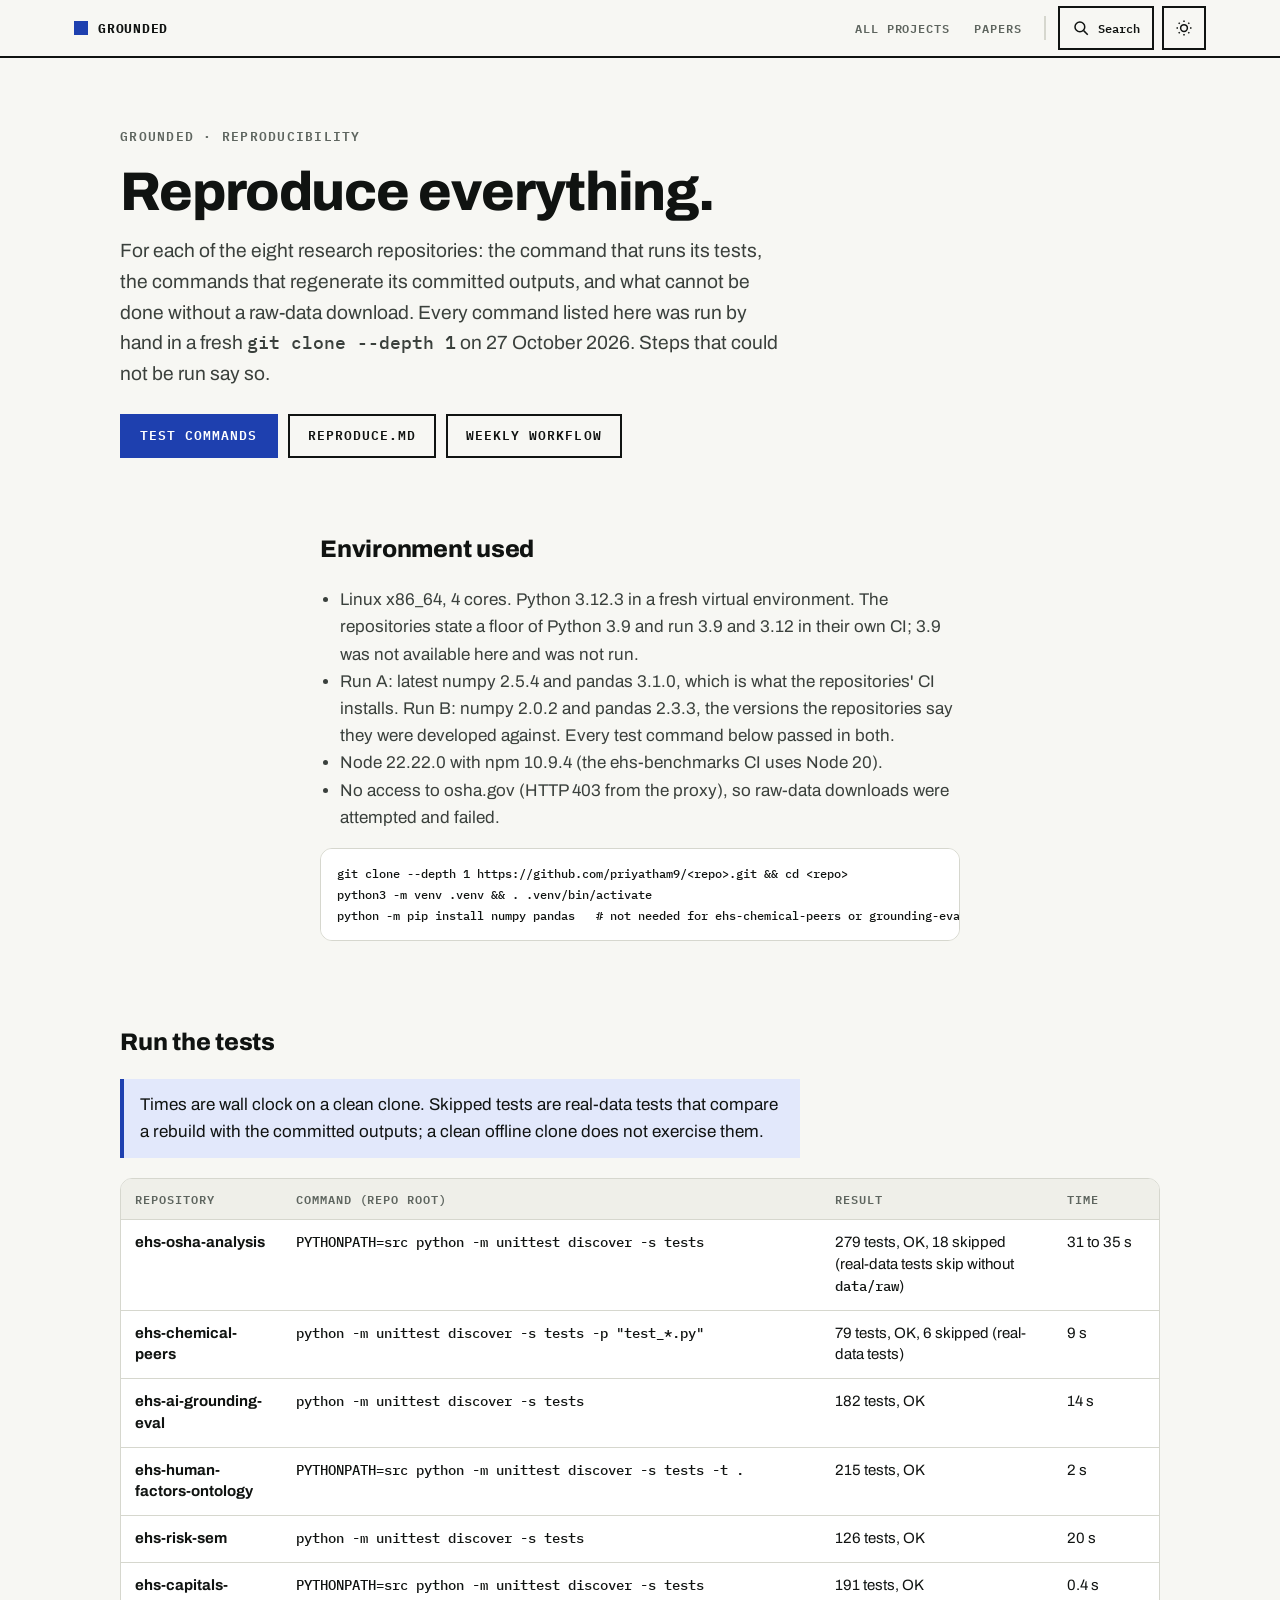
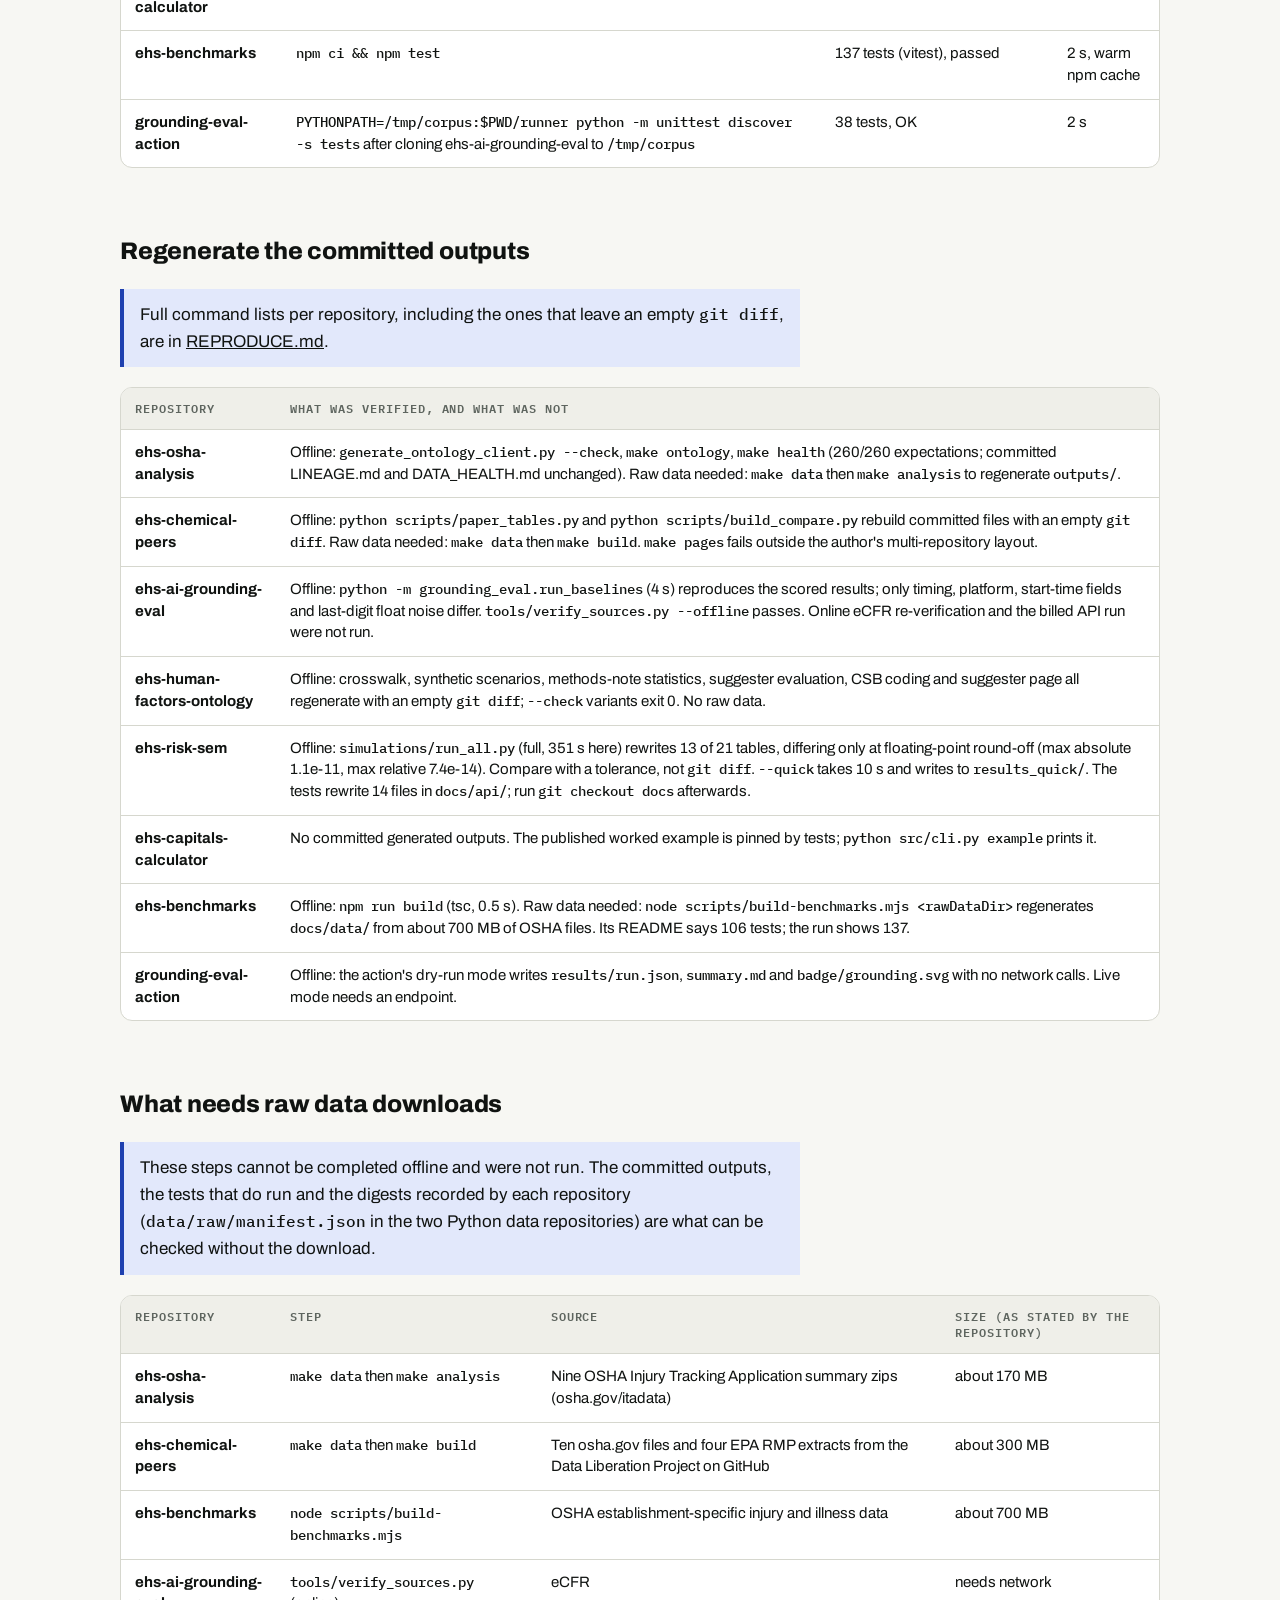
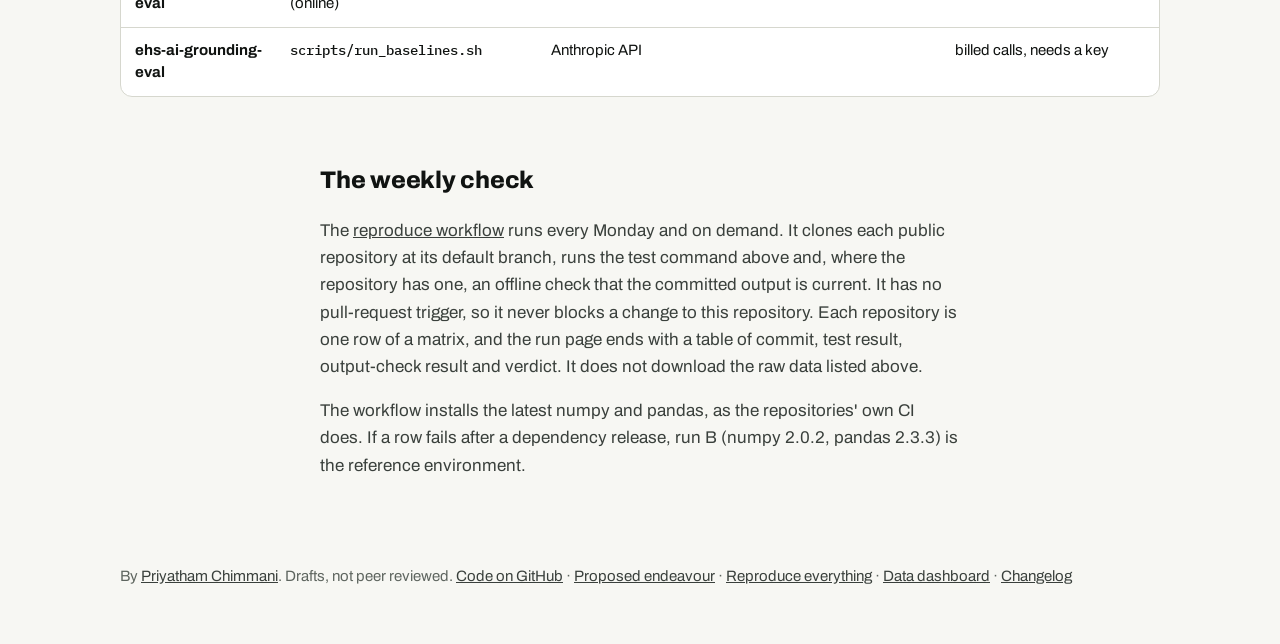
<file: docs/reproduce.html>
<!doctype html>
<html lang="en">
<head>
<meta charset="utf-8" />
<meta name="viewport" content="width=device-width, initial-scale=1" />
<title>Reproduce everything - Grounded</title>
<meta name="description" content="Exact commands, verified in fresh clones, to run the tests and regenerate the committed outputs of the eight research repositories, with runtimes, versions and what needs raw data downloads." />
<link rel="canonical" href="https://grounded-chi-five.vercel.app/reproduce.html" />
<meta property="og:title" content="Reproduce everything - Grounded" />
<meta property="og:description" content="Verified commands to rerun every repository's tests and committed outputs from a clean clone." />
<meta property="og:type" content="website" />
<meta property="og:url" content="https://grounded-chi-five.vercel.app/reproduce.html" />
<meta property="og:image" content="https://grounded-chi-five.vercel.app/og.png" />
<meta name="twitter:card" content="summary_large_image" />
<meta name="theme-color" content="#F7F7F3" media="(prefers-color-scheme: light)" />
<meta name="theme-color" content="#0A0C10" media="(prefers-color-scheme: dark)" />
<link rel="icon" href="data:image/svg+xml,%3Csvg xmlns='http://www.w3.org/2000/svg' viewBox='0 0 16 16'%3E%3Crect width='16' height='16' fill='%231E40AF'/%3E%3C/svg%3E" />
<link rel="preconnect" href="https://fonts.googleapis.com" />
<link rel="preconnect" href="https://fonts.gstatic.com" crossorigin />
<link rel="stylesheet" href="https://fonts.googleapis.com/css2?family=Archivo:wght@400;600;800&family=IBM+Plex+Mono:wght@500;600&display=swap" />
<style>
:root{
 color-scheme:light;
 --paper:#F7F7F3; --surface:#FFFFFF; --surface-2:#EFEFE9;
 --ink:#101311; --ink-2:#3A403C; --muted:#5E655F;
 --rule:#101311; --rule-soft:#D6D7CE;
 --accent:#1E40AF; --accent-ink:#FFFFFF; --accent-wash:#E2E8FB;
 --font-sans:"Archivo",ui-sans-serif,system-ui,-apple-system,"Segoe UI",Roboto,Arial,sans-serif;
 --font-mono:"IBM Plex Mono",ui-monospace,"SF Mono",Menlo,Consolas,monospace;
}
:root[data-theme="dark"]{
 color-scheme:dark;
 --paper:#0A0C10; --surface:#12151C; --surface-2:#171B24;
 --ink:#EAECF2; --ink-2:#BFC4CF; --muted:#959CAB;
 --rule:#EAECF2; --rule-soft:#2C3240;
 --accent:#7C9EFF; --accent-ink:#06101F; --accent-wash:#151C33;
}
@media (prefers-color-scheme:dark){:root:not([data-theme]){
 color-scheme:dark;
 --paper:#0A0C10; --surface:#12151C; --surface-2:#171B24;
 --ink:#EAECF2; --ink-2:#BFC4CF; --muted:#959CAB;
 --rule:#EAECF2; --rule-soft:#2C3240;
 --accent:#7C9EFF; --accent-ink:#06101F; --accent-wash:#151C33;
}}
*{box-sizing:border-box}
html{-webkit-text-size-adjust:100%}
body{margin:0;background:var(--paper);color:var(--ink);font:400 17px/1.6 var(--font-sans)}
a{color:inherit}
.skip{position:absolute;left:-999px}.skip:focus{left:16px;top:8px;z-index:2000;background:var(--surface);padding:10px 14px}
.wrap{max-width:1080px;margin:0 auto;padding:0 20px}
.label{font:600 12.5px/1.4 var(--font-mono);letter-spacing:.1em;text-transform:uppercase;color:var(--muted)}
h1{font-weight:800;font-size:clamp(2rem,5vw,3.4rem);line-height:1.05;letter-spacing:-.02em;margin:14px 0 16px;max-width:20ch;text-wrap:balance}
.intro{padding-top:64px;padding-bottom:40px}
.intro p{font-size:clamp(1.05rem,1.6vw,1.2rem);color:var(--ink-2);max-width:60ch;margin:0 0 24px;text-wrap:pretty}
.btns{display:flex;flex-wrap:wrap;gap:10px}
.btn{display:inline-flex;align-items:center;min-height:44px;padding:0 18px;border:2px solid var(--rule);font:600 13px/1 var(--font-mono);letter-spacing:.08em;text-transform:uppercase;text-decoration:none}
.btn.primary{background:var(--accent);border-color:var(--accent);color:var(--accent-ink)}
.btn:hover{background:var(--accent-wash);color:var(--ink);border-color:var(--accent)}
.btn:focus-visible,.card a:focus-visible,.paper:focus-visible{outline:3px solid var(--accent);outline-offset:3px}
section{padding:32px 0}
h2{font-size:1.5rem;font-weight:800;margin:0 0 18px;letter-spacing:-.01em}
.grid{display:grid;grid-template-columns:repeat(auto-fill,minmax(300px,1fr));gap:14px}
.card{background:var(--surface);border:1px solid var(--rule-soft);border-radius:12px;padding:20px 20px 16px;display:flex;flex-direction:column}
.card .num{font:600 2rem/1 var(--font-mono);color:var(--accent);margin:10px 0 8px}
.card h3{font-size:1.15rem;margin:0 0 6px}
.card p{margin:0 0 14px;color:var(--ink-2);font-size:15.5px}
.card .links{margin-top:auto;display:flex;flex-wrap:wrap;gap:4px 18px}
.card .links a{display:inline-flex;align-items:center;min-height:44px;font:600 13px/1.2 var(--font-mono);letter-spacing:.04em;color:var(--accent);text-decoration:none}
.card .links a:hover{text-decoration:underline}
.papers{display:grid;grid-template-columns:repeat(auto-fill,minmax(300px,1fr));gap:14px}
.paper{display:block;background:var(--surface);border:1px solid var(--rule-soft);border-radius:12px;padding:18px 20px;text-decoration:none}
.paper:hover{border-color:var(--accent)}
.paper b{display:block;font-size:1.05rem;margin:6px 0 4px}
.paper span.d{color:var(--ink-2);font-size:15px}
footer{padding:36px 0 56px;color:var(--muted);font-size:15px}
footer a{color:var(--ink-2)}

.tablewrap{overflow-x:auto;border:1px solid var(--rule-soft);border-radius:12px;background:var(--surface)}
table.t{border-collapse:collapse;width:100%;min-width:760px;font-size:15px;line-height:1.45}
table.t th,table.t td{text-align:left;vertical-align:top;padding:12px 14px;border-bottom:1px solid var(--rule-soft)}
table.t th{font:600 12px/1.4 var(--font-mono);letter-spacing:.08em;text-transform:uppercase;color:var(--muted);background:var(--surface-2)}
table.t tr:last-child td{border-bottom:0}
table.t a{color:var(--accent);font-weight:600}
.prose{max-width:68ch}.prose p,.prose li{color:var(--ink-2)}
.prose ul{padding-left:1.2em}
.plan{display:grid;grid-template-columns:repeat(auto-fill,minmax(300px,1fr));gap:14px}
.plan .card h3{margin-top:8px}
.plan ul{margin:0 0 6px;padding-left:1.1em;color:var(--ink-2);font-size:15.5px}
.plan li{margin-bottom:8px}
.note{border-left:4px solid var(--accent);background:var(--accent-wash);padding:12px 16px;margin:0 0 20px;max-width:68ch;color:var(--ink)}
.src{font-size:14.5px;color:var(--ink-2)}
.src li{margin-bottom:6px}

pre{background:var(--surface);border:1px solid var(--rule-soft);border-radius:12px;padding:14px 16px;overflow-x:auto;font:500 13.5px/1.55 var(--font-mono);color:var(--ink);margin:0 0 18px}
code{font:500 .92em var(--font-mono)}
.prose pre,.prose table{max-width:none}
.wrapwide{max-width:1080px}
h3{font-size:1.15rem;margin:26px 0 8px}
</style>
<script id="rs-theme-init">try{var t=localStorage.getItem("pc-theme")||localStorage.getItem("ehs-ai-theme");if(t==="light"||t==="dark")document.documentElement.setAttribute("data-theme",t);}catch(e){}</script><style id="rs-header-css">.rs-header,.rs-k{--rs-paper:var(--paper,#F7F7F3);--rs-surface:var(--surface,#FFFFFF);--rs-surface-2:var(--surface-2,#EFEFE9);--rs-ink:var(--ink,#101311);--rs-muted:var(--muted,var(--ink-2,#5E655F));--rs-rule:var(--rule,#101311);--rs-rule-soft:var(--rule-soft,#D6D7CE);--rs-accent:var(--accent,#1E40AF);--rs-mono:var(--font-mono,"IBM Plex Mono",ui-monospace,"SF Mono",Menlo,Consolas,monospace);--rs-sans:var(--font-sans,"Archivo",ui-sans-serif,system-ui,-apple-system,"Segoe UI",Roboto,Arial,sans-serif);}:root[data-theme="dark"] .rs-header,:root[data-theme="dark"] .rs-k{--rs-paper:var(--paper,#0A0C10);--rs-surface:var(--surface,#12151C);--rs-surface-2:var(--surface-2,#171B24);--rs-ink:var(--ink,#EAECF2);--rs-muted:var(--muted,var(--ink-2,#959CAB));--rs-rule:var(--rule,#EAECF2);--rs-rule-soft:var(--rule-soft,#2C3240);--rs-accent:var(--accent,#7C9EFF);}@media (prefers-color-scheme:dark){:root:not([data-theme]) .rs-header,:root:not([data-theme]) .rs-k{--rs-paper:var(--paper,#0A0C10);--rs-surface:var(--surface,#12151C);--rs-surface-2:var(--surface-2,#171B24);--rs-ink:var(--ink,#EAECF2);--rs-muted:var(--muted,var(--ink-2,#959CAB));--rs-rule:var(--rule,#EAECF2);--rs-rule-soft:var(--rule-soft,#2C3240);--rs-accent:var(--accent,#7C9EFF);}}:root{--rs-header-h:58px}html{scroll-padding-top:calc(var(--rs-header-h) + 12px)}a.skip,a.skip-link{min-height:44px;box-sizing:border-box}.rs-header :where(a,button,nav,div,span,summary,details,b,i){all:revert;box-sizing:border-box}.rs-header [hidden]{display:none!important}.rs-header{transition:transform .28s cubic-bezier(.2,.8,.2,1)}.rs-header.rs-hide{transform:translateY(-100%)}@media (prefers-reduced-motion:reduce){.rs-header{transition:none}}.rs-header svg{display:block;width:18px;height:18px;fill:none;stroke:currentColor}.rs-header{all:revert;display:block;position:sticky;top:0;z-index:1000;margin:0;padding:0;width:auto;max-width:none;float:none;transform:none;box-sizing:border-box;background:var(--rs-paper);color:var(--rs-ink);border:0;box-shadow:none;font:400 14px/1.3 var(--rs-sans);text-align:left}.rs-header .rs-bar{border-bottom:2px solid var(--rs-rule);background:var(--rs-paper)}.rs-header .rs-row{display:flex;align-items:center;max-width:1180px;height:56px;margin:0 auto;padding:0 24px}.rs-header .rs-brand{display:flex;align-items:center;gap:10px;height:56px;padding:0 16px 0 0;font:700 13px/1 var(--rs-mono);letter-spacing:.06em;text-transform:uppercase;color:var(--rs-ink);text-decoration:none;white-space:nowrap}.rs-header .rs-mark{display:block;width:14px;height:14px;background:var(--rs-accent);flex:none}.rs-header .rs-author{display:flex;align-items:center;height:44px;padding:0 0 0 16px;background:linear-gradient(var(--rs-rule-soft),var(--rs-rule-soft)) 0 50%/2px 24px no-repeat;font:500 12px/1 var(--rs-mono);letter-spacing:.06em;color:var(--rs-muted);text-decoration:none;white-space:nowrap;margin-right:8px}.rs-header .rs-author:hover{color:var(--rs-accent)}.rs-header .rs-nav{display:flex;align-items:center;height:56px;margin:0 0 0 auto;padding:0}.rs-header .rs-menu{display:flex;align-items:center;position:relative;height:56px;margin:0;padding:0}.rs-header .rs-item{display:flex;align-items:center;gap:6px;height:56px;margin:0;padding:0 14px;font:600 12px/1 var(--rs-mono);letter-spacing:.08em;text-transform:uppercase;color:var(--rs-muted);text-decoration:none;white-space:nowrap;cursor:pointer;list-style:none;background:transparent;border:0}.rs-header .rs-item::-webkit-details-marker{display:none}.rs-header .rs-item::marker{content:""}.rs-header .rs-item:hover,.rs-header .rs-menu[open]>.rs-item{background:var(--rs-surface-2);color:var(--rs-ink)}.rs-header .rs-item[aria-current="page"],.rs-header .rs-menu[data-current]>.rs-item{color:var(--rs-ink);box-shadow:inset 0 -3px 0 var(--rs-accent)}.rs-header .rs-story{color:var(--rs-accent);font-weight:700;box-shadow:inset 0 -3px 0 var(--rs-accent)}.rs-header .rs-story::before{content:"";display:block;width:7px;height:7px;background:var(--rs-accent);flex:none}.rs-header .rs-story:hover{background:var(--rs-accent);color:var(--rs-paper)}.rs-header .rs-story:hover::before{background:var(--rs-paper)}.rs-header .rs-caret{display:block;width:0;height:0;border-left:4px solid transparent;border-right:4px solid transparent;border-top:5px solid currentColor;transition:transform .15s}.rs-header .rs-menu[open] .rs-caret{transform:rotate(180deg)}.rs-header .rs-panel{display:block;position:absolute;top:calc(100% + 2px);right:0;width:340px;max-width:calc(100vw - 32px);margin:0;padding:0;background:var(--rs-surface);border:2px solid var(--rs-rule);box-shadow:6px 6px 0 var(--rs-rule);z-index:1}.rs-header .rs-opt{display:flex;flex-direction:column;justify-content:center;gap:4px;min-height:44px;padding:9px 14px;border-bottom:1px solid var(--rs-rule-soft);color:var(--rs-ink);text-decoration:none}.rs-header .rs-opt:last-child{border-bottom:0}.rs-header .rs-opt:hover{background:var(--rs-surface-2)}.rs-header .rs-opt[aria-current="page"]{box-shadow:inset 4px 0 0 var(--rs-accent);background:var(--rs-surface-2)}.rs-header .rs-t{display:block;font:500 14px/1.25 var(--rs-sans);color:var(--rs-ink)}.rs-header .rs-n{display:block;font:400 12px/1.25 var(--rs-mono);letter-spacing:.04em;color:var(--rs-muted)}.rs-header .rs-opt[aria-current="page"] .rs-n::after{content:" \00B7  you are here";color:var(--rs-accent)}.rs-header .rs-sep{display:block;width:2px;height:24px;margin:0 12px 0 10px;background:var(--rs-rule-soft);flex:none}.rs-header .rs-btn{display:inline-flex;align-items:center;justify-content:center;flex:none;width:44px;height:44px;margin:0;padding:0;background:var(--rs-paper);color:var(--rs-ink);border:2px solid var(--rs-rule);border-radius:0;cursor:pointer;font:600 12px/1 var(--rs-mono);touch-action:manipulation}.rs-header .rs-find{margin-right:8px;gap:8px}.rs-header .rs-find span{display:none}.rs-header:not(.rs-js) .rs-find{display:none}.rs-header .rs-btn:hover{background:var(--rs-surface-2)}.rs-header .rs-moon{display:none}:root[data-theme="dark"] .rs-header .rs-sun{display:none}:root[data-theme="dark"] .rs-header .rs-moon{display:block}@media (prefers-color-scheme:dark){:root:not([data-theme]) .rs-header .rs-sun{display:none}:root:not([data-theme]) .rs-header .rs-moon{display:block}}.rs-header .rs-burger{display:none;width:44px;height:44px;margin-left:8px}.rs-header .rs-burger i{display:block;position:relative;width:18px;height:2px;background:currentColor;transition:background .15s}.rs-header .rs-burger i::before,.rs-header .rs-burger i::after{content:"";position:absolute;left:0;width:18px;height:2px;background:currentColor;transition:transform .15s}.rs-header .rs-burger i::before{top:-6px}.rs-header .rs-burger i::after{top:6px}.rs-header .rs-burger[aria-expanded="true"] i{background:transparent}.rs-header .rs-burger[aria-expanded="true"] i::before{transform:translateY(6px) rotate(45deg)}.rs-header .rs-burger[aria-expanded="true"] i::after{transform:translateY(-6px) rotate(-45deg)}.rs-header :focus-visible{outline:2px solid var(--rs-accent);outline-offset:-2px}.rs-header .rs-sub{position:relative;border-bottom:2px solid var(--rs-rule-soft);background:var(--rs-paper)}.rs-header .rs-subrow{height:44px}.rs-header .rs-sublabel{display:block;flex:none;padding:0 12px 0 0;font:500 12px/1 var(--rs-mono);letter-spacing:.06em;color:var(--rs-muted);white-space:nowrap}.rs-header .rs-sections{display:flex;align-items:center;position:relative;flex:1 1 auto;min-width:0;height:44px;margin:0;padding:0;overflow-x:auto;scrollbar-width:none}.rs-header .rs-sections::-webkit-scrollbar{display:none}.rs-header .rs-sections.rs-fl{-webkit-mask-image:linear-gradient(90deg,transparent,#000 32px);mask-image:linear-gradient(90deg,transparent,#000 32px)}.rs-header .rs-sections.rs-fr{-webkit-mask-image:linear-gradient(90deg,#000 calc(100% - 32px),transparent);mask-image:linear-gradient(90deg,#000 calc(100% - 32px),transparent)}.rs-header .rs-sections.rs-fl.rs-fr{-webkit-mask-image:linear-gradient(90deg,transparent,#000 32px,#000 calc(100% - 32px),transparent);mask-image:linear-gradient(90deg,transparent,#000 32px,#000 calc(100% - 32px),transparent)}.rs-header .rs-sec{display:flex;align-items:center;flex:none;height:44px;padding:0 10px;font:600 12px/1 var(--rs-mono);letter-spacing:.06em;text-transform:uppercase;color:var(--rs-muted);text-decoration:none;white-space:nowrap}.rs-header .rs-sec:hover{color:var(--rs-ink)}.rs-header .rs-sec.rs-active{color:var(--rs-accent);box-shadow:inset 0 -2px 0 var(--rs-accent)}.rs-header .rs-subbtn{display:none;align-items:center;gap:8px;width:100%;height:44px;margin:0;padding:0;background:transparent;border:0;color:var(--rs-muted);font:500 12px/1 var(--rs-mono);letter-spacing:.06em;cursor:pointer;text-align:left}.rs-header .rs-subbtn b{flex:1 1 auto;min-width:0;overflow:hidden;text-overflow:ellipsis;white-space:nowrap;color:var(--rs-ink);font-weight:600;text-transform:uppercase}.rs-header .rs-subbtn[aria-expanded="true"] .rs-caret{transform:rotate(180deg)}.rs-header .rs-sublist{position:absolute;top:calc(100% + 2px);left:0;right:0;max-height:60vh;overflow-y:auto;margin:0;padding:0;background:var(--rs-surface);border-top:2px solid var(--rs-rule);border-bottom:2px solid var(--rs-rule);box-shadow:0 6px 0 var(--rs-rule)}.rs-header .rs-sublist .rs-sec{height:auto;min-height:44px;padding:0 16px;border-bottom:1px solid var(--rs-rule-soft)}.rs-header .rs-sublist .rs-sec.rs-active{box-shadow:inset 4px 0 0 var(--rs-accent)}.rs-header .rs-progress{display:block;position:absolute;left:0;right:0;bottom:0;height:2px;background:var(--rs-accent);transform:scaleX(0);transform-origin:0 50%;pointer-events:none}.rs-header .rs-sheet{position:fixed;top:58px;overscroll-behavior:contain;left:0;right:0;bottom:0;overflow-y:auto;margin:0;padding:8px 16px 32px;background:var(--rs-paper);border-top:0;z-index:2}.rs-header .rs-sheet a{display:flex;align-items:center;min-height:48px;padding:0 4px;border-bottom:1px solid var(--rs-rule-soft);color:var(--rs-ink);text-decoration:none;font:600 13px/1.2 var(--rs-mono);letter-spacing:.06em;text-transform:uppercase}.rs-header .rs-sheet a[aria-current="page"]{color:var(--rs-accent);box-shadow:inset 4px 0 0 var(--rs-accent);padding-left:14px}.rs-header .rs-sheet .rs-opt{align-items:flex-start;font:inherit;text-transform:none;letter-spacing:0;padding:8px 4px}.rs-header .rs-sheet .rs-opt[aria-current="page"]{padding-left:14px}.rs-header .rs-group{display:block;margin:24px 0 4px;font:500 12px/1 var(--rs-mono);letter-spacing:.08em;text-transform:uppercase;color:var(--rs-muted)}.rs-header .rs-sheet a.rs-sheet-author{margin-top:24px;border-top:2px solid var(--rs-rule);border-bottom:0;color:var(--rs-muted);text-transform:none;font-weight:500}htmlhtml.rs-lock{overflow:hidden}@media (max-width:1279.98px){.rs-header .rs-author{display:none}}.rs-header .rs-crumb{display:flex;align-items:center;gap:10px;min-width:0;height:56px;padding:0 4px 0 0}.rs-header .rs-slash{color:var(--rs-muted);font:400 20px/1 var(--rs-sans)}.rs-header .rs-proj,.rs-header .rs-here{display:block;min-width:0;line-height:44px!important;min-height:44px;overflow:hidden;text-overflow:ellipsis;white-space:nowrap;font:700 15px/1.2 var(--rs-sans);color:var(--rs-ink);text-decoration:none}.rs-header a.rs-proj:hover{text-decoration:underline}.rs-header .rs-tabs{display:flex;align-items:center;height:56px;margin:0 0 0 14px;padding:0}.rs-header .rs-tab{display:flex;align-items:center;height:56px;padding:0 12px;font:600 12px/1 var(--rs-mono);letter-spacing:.08em;text-transform:uppercase;color:var(--rs-muted);text-decoration:none;white-space:nowrap}.rs-header .rs-tab:hover{background:var(--rs-surface-2);color:var(--rs-ink)}.rs-header .rs-tab[aria-current="page"]{color:var(--rs-ink);box-shadow:inset 0 -3px 0 var(--rs-accent)}.rs-header .rs-tab:focus-visible,.rs-header .rs-proj:focus-visible{outline:3px solid var(--rs-accent);outline-offset:-3px}@media (max-width:599.98px){.rs-header .rs-brand:has(+.rs-crumb){font-size:0;gap:0;min-width:44px;padding-right:0;justify-content:center}.rs-header .rs-crumb{gap:8px}}@media (max-width:1100px){.rs-header .rs-item{padding:0 10px}}@media (min-width:1280px){.rs-header .rs-find{width:auto;padding:0 12px}.rs-header .rs-find span{display:block}.rs-header .rs-item{padding:0 12px}}@media (max-width:1099.98px){.rs-header .rs-tabs{display:none}.rs-header .rs-find{margin-left:auto}.rs-header .rs-row{padding:0 16px}.rs-header.rs-js .rs-nav,.rs-header.rs-js .rs-sep,.rs-header .rs-author{display:none}.rs-header.rs-js .rs-burger{display:inline-flex}.rs-header:not(.rs-js) .rs-nav{overflow-x:auto;margin-left:0}.rs-header.rs-js .rs-sublabel,.rs-header.rs-js .rs-subrow>.rs-sections{display:none}.rs-header.rs-js .rs-subbtn{display:flex}}@media (min-width:1100px){.rs-header .rs-sheet,.rs-header .rs-sublist{display:none}}.rs-k,.rs-k :where(div,span,a,button,input,p,mark,kbd,b,svg){all:revert;box-sizing:border-box}.rs-k{width:min(640px,100vw - 32px);max-width:none;max-height:min(76vh,680px);margin:10vh auto auto;padding:0;overflow:hidden;background:var(--rs-surface);color:var(--rs-ink);border:2px solid var(--rs-rule);box-shadow:8px 8px 0 var(--rs-rule);font:400 15px/1.4 var(--rs-sans)}.rs-k[open]{display:flex;flex-direction:column}.rs-k::backdrop{background:#0a0c108c}.rs-k svg{flex:none;width:20px;height:20px;fill:none;stroke:currentColor;stroke-width:2}.rs-k-top{display:flex;align-items:center;gap:10px;padding:0 8px 0 16px;border-bottom:2px solid var(--rs-rule);color:var(--rs-muted)}.rs-k-top:focus-within{box-shadow:inset 0 -2px var(--rs-accent)}.rs-k input{flex:1;min-width:0;height:56px;border:0;outline:0;background:none;color:var(--rs-ink);font:500 17px var(--rs-sans);appearance:none}.rs-k input::placeholder{color:var(--rs-muted)}.rs-k-x{min-width:44px;height:44px;padding:0 10px;background:none;color:var(--rs-muted);border:1px solid var(--rs-rule-soft);font:600 12px var(--rs-mono);text-transform:uppercase;cursor:pointer}#rs-k-list{flex:1;min-height:0;overflow-y:auto;overscroll-behavior:contain;padding-bottom:8px}#rs-k-list:empty{display:none}.rs-k-g{padding:14px 16px 6px;font:600 12px var(--rs-mono);letter-spacing:.08em;text-transform:uppercase;color:var(--rs-muted)}.rs-k [role=option]{display:block;padding:9px 16px 9px 13px;border-left:3px solid transparent;color:var(--rs-ink);text-decoration:none}.rs-k [role=option]:hover,.rs-k [aria-selected=true]{background:var(--rs-surface-2);border-color:var(--rs-accent)}.rs-k-t{display:block;font-weight:500}.rs-k-c{display:block;overflow:hidden;white-space:nowrap;text-overflow:ellipsis;font-size:13px;color:var(--rs-muted)}.rs-k-c b{margin-right:6px;color:var(--rs-ink)}.rs-k mark{background:none;color:inherit;font-weight:700;text-decoration:underline 2px var(--rs-accent);text-underline-offset:2px}.rs-k-e{margin:0;padding:20px 16px;color:var(--rs-muted)}.rs-k-f{margin:0;padding:10px 16px;border-top:1px solid var(--rs-rule-soft);font:500 12px var(--rs-mono);color:var(--rs-muted);word-spacing:6px}.rs-k-f kbd{margin:0 4px 0 0;padding:2px 5px;border:1px solid var(--rs-rule-soft);font:inherit;word-spacing:0}.rs-k-sr{position:absolute;width:1px;height:1px;overflow:hidden;clip-path:inset(50%)}.rs-k :focus-visible{outline:2px solid var(--rs-accent);outline-offset:-2px}@media (max-width:640px){.rs-k{width:100%;height:100%;max-height:100%;margin:0;border:0;box-shadow:none}.rs-k-f{display:none}}@media (prefers-reduced-motion:reduce){.rs-header *,.rs-header *::before,.rs-header *::after{transition:none!important}}@media print{.rs-header,.rs-k{display:none!important}}
pre{background:var(--surface);border:1px solid var(--rule-soft);border-radius:12px;padding:14px 16px;overflow-x:auto;font:500 13.5px/1.55 var(--font-mono);color:var(--ink);margin:0 0 18px}
code{font:500 .92em var(--font-mono)}
.prose pre,.prose table{max-width:none}
.wrapwide{max-width:1080px}
h3{font-size:1.15rem;margin:26px 0 8px}
</style></head>
<body>
<a class="skip" href="#main">Skip to content</a><header class="rs-header" id="rs-header"><div class="rs-bar"><div class="rs-row"><a class="rs-brand" href="https://grounded-chi-five.vercel.app/" aria-label="Grounded home"><span class="rs-mark" aria-hidden="true"></span>Grounded</a><nav class="rs-nav" aria-label="Research site"><a class="rs-item" href="https://grounded-chi-five.vercel.app/#projects">All projects</a><a class="rs-item" href="https://grounded-chi-five.vercel.app/#papers">Papers</a></nav><span class="rs-sep" aria-hidden="true"></span><button class="rs-btn rs-find" id="rs-find" type="button" aria-haspopup="dialog" aria-keyshortcuts="Control+K Meta+K /" aria-label="Search the research" title="Search (/ or Ctrl+K)"><svg viewBox="0 0 24 24" width="18" height="18" fill="none" stroke="currentColor" stroke-width="2" aria-hidden="true"><circle cx="10.5" cy="10.5" r="6.5"/><path d="M15.5 15.5L21 21"/></svg><span>Search</span></button><button class="rs-btn" id="rs-theme" type="button" aria-label="Dark theme" aria-pressed="false" title="Switch colour theme"><svg class="rs-sun" viewBox="0 0 24 24" width="18" height="18" fill="none" stroke="currentColor" stroke-width="2" aria-hidden="true"><circle cx="12" cy="12" r="4.5"/><path d="M12 2v2M12 20v2M2 12h2M20 12h2M4.9 4.9l1.4 1.4M17.7 17.7l1.4 1.4M19.1 4.9l-1.4 1.4M6.3 17.7l-1.4 1.4"/></svg><svg class="rs-moon" viewBox="0 0 24 24" width="18" height="18" fill="none" stroke="currentColor" stroke-width="2" aria-hidden="true"><path d="M21 12.8A9 9 0 1111.2 3a7 7 0 009.8 9.8z"/></svg></button><button class="rs-btn rs-burger" id="rs-menu-btn" type="button" aria-expanded="false" aria-controls="rs-sheet" aria-label="Open menu"><i></i></button></div></div><div class="rs-sheet" id="rs-sheet" hidden><a href="https://grounded-chi-five.vercel.app/" aria-current="page">Grounded home</a><span class="rs-group">All projects</span><a class="rs-opt" href="https://ehs-osha-analysis.vercel.app/"><span class="rs-t">OSHA data quality</span><span class="rs-n">2.8M real filings</span></a><a class="rs-opt" href="https://ehs-ai-grounding-eval.vercel.app/"><span class="rs-t">Grounding benchmark</span><span class="rs-n">first baselines</span></a><a class="rs-opt" href="https://ehs-human-factors-ontology.vercel.app/"><span class="rs-t">Human factors ontology</span><span class="rs-n">derivation traces</span></a><a class="rs-opt" href="https://ehs-risk-sem.vercel.app/"><span class="rs-t">SEM for safety risk</span><span class="rs-n">simulation studies</span></a><a class="rs-opt" href="https://priyatham-projects.vercel.app/ehs-capitals-calculator/"><span class="rs-t">Cost-benefit calculator</span><span class="rs-n">interactive tool</span></a><a class="rs-opt" href="https://priyatham-projects.vercel.app/ehs-benchmarks/"><span class="rs-t">OSHA benchmarks</span><span class="rs-n">TRIR/DART library</span></a><a class="rs-opt" href="https://priyatham-projects.vercel.app/ehs-chemical-peers/"><span class="rs-t">Chemical plant peers</span><span class="rs-n">peer explorer</span></a><span class="rs-group">Papers</span><a class="rs-opt" href="https://grounded-chi-five.vercel.app/paper.html"><span class="rs-t">Grounded reasoning for safety-critical AI</span><span class="rs-n">bundled draft</span></a><a class="rs-opt" href="https://grounded-chi-five.vercel.app/paper-osha.html"><span class="rs-t">The hours denominator</span><span class="rs-n">standalone OSHA paper</span></a><a class="rs-sheet-author" href="https://priyatham-personal-site.vercel.app/">Priyatham Chimmani&nbsp;&#8599;</a></div><span class="rs-progress" aria-hidden="true"></span></header>
<main id="main">
 <div class="wrap intro">
  <span class="label">Grounded &middot; reproducibility</span>
  <h1>Reproduce everything.</h1>
  <p>For each of the eight research repositories: the command that runs its tests, the commands that regenerate its committed outputs, and what cannot be done without a raw-data download. Every command listed here was run by hand in a fresh <code>git clone --depth 1</code> on 27 October 2026. Steps that could not be run say so.</p>
  <div class="btns">
   <a class="btn primary" href="#tests">Test commands</a>
   <a class="btn" href="https://github.com/priyatham9/grounded/blob/main/REPRODUCE.md">REPRODUCE.md</a>
   <a class="btn" href="https://github.com/priyatham9/grounded/actions/workflows/reproduce.yml">Weekly workflow</a>
  </div>
 </div>

 <section id="env">
  <div class="wrap prose">
   <h2>Environment used</h2>
   <ul>
    <li>Linux x86_64, 4 cores. Python 3.12.3 in a fresh virtual environment. The repositories state a floor of Python 3.9 and run 3.9 and 3.12 in their own CI; 3.9 was not available here and was not run.</li>
    <li>Run A: latest numpy 2.5.4 and pandas 3.1.0, which is what the repositories' CI installs. Run B: numpy 2.0.2 and pandas 2.3.3, the versions the repositories say they were developed against. Every test command below passed in both.</li>
    <li>Node 22.22.0 with npm 10.9.4 (the ehs-benchmarks CI uses Node 20).</li>
    <li>No access to osha.gov (HTTP 403 from the proxy), so raw-data downloads were attempted and failed.</li>
   </ul>
   <pre><code>git clone --depth 1 https://github.com/priyatham9/&lt;repo&gt;.git &amp;&amp; cd &lt;repo&gt;
python3 -m venv .venv &amp;&amp; . .venv/bin/activate
python -m pip install numpy pandas   # not needed for ehs-chemical-peers or grounding-eval-action</code></pre>
  </div>
 </section>

 <section id="tests">
  <div class="wrap">
   <h2>Run the tests</h2>
   <p class="note">Times are wall clock on a clean clone. Skipped tests are real-data tests that compare a rebuild with the committed outputs; a clean offline clone does not exercise them.</p>
   <div class="tablewrap"><table class="t">
    <thead><tr><th scope="col">Repository</th><th scope="col">Command (repo root)</th><th scope="col">Result</th><th scope="col">Time</th></tr></thead>
    <tbody>
<tr><td><b>ehs-osha-analysis</b></td><td><code>PYTHONPATH=src python -m unittest discover -s tests</code></td><td>279 tests, OK, 18 skipped (real-data tests skip without <code>data/raw</code>)</td><td>31 to 35 s</td></tr>
<tr><td><b>ehs-chemical-peers</b></td><td><code>python -m unittest discover -s tests -p "test_*.py"</code></td><td>79 tests, OK, 6 skipped (real-data tests)</td><td>9 s</td></tr>
<tr><td><b>ehs-ai-grounding-eval</b></td><td><code>python -m unittest discover -s tests</code></td><td>182 tests, OK</td><td>14 s</td></tr>
<tr><td><b>ehs-human-factors-ontology</b></td><td><code>PYTHONPATH=src python -m unittest discover -s tests -t .</code></td><td>215 tests, OK</td><td>2 s</td></tr>
<tr><td><b>ehs-risk-sem</b></td><td><code>python -m unittest discover -s tests</code></td><td>126 tests, OK</td><td>20 s</td></tr>
<tr><td><b>ehs-capitals-calculator</b></td><td><code>PYTHONPATH=src python -m unittest discover -s tests</code></td><td>191 tests, OK</td><td>0.4 s</td></tr>
<tr><td><b>ehs-benchmarks</b></td><td><code>npm ci &amp;&amp; npm test</code></td><td>137 tests (vitest), passed</td><td>2 s, warm npm cache</td></tr>
<tr><td><b>grounding-eval-action</b></td><td><code>PYTHONPATH=/tmp/corpus:$PWD/runner python -m unittest discover -s tests</code> after cloning ehs-ai-grounding-eval to <code>/tmp/corpus</code></td><td>38 tests, OK</td><td>2 s</td></tr>
    </tbody>
   </table></div>
  </div>
 </section>

 <section id="regenerate">
  <div class="wrap">
   <h2>Regenerate the committed outputs</h2>
   <p class="note">Full command lists per repository, including the ones that leave an empty <code>git diff</code>, are in <a href="https://github.com/priyatham9/grounded/blob/main/REPRODUCE.md">REPRODUCE.md</a>.</p>
   <div class="tablewrap"><table class="t">
    <thead><tr><th scope="col">Repository</th><th scope="col">What was verified, and what was not</th></tr></thead>
    <tbody>
<tr><td><b>ehs-osha-analysis</b></td><td>Offline: <code>generate_ontology_client.py --check</code>, <code>make ontology</code>, <code>make health</code> (260/260 expectations; committed LINEAGE.md and DATA_HEALTH.md unchanged). Raw data needed: <code>make data</code> then <code>make analysis</code> to regenerate <code>outputs/</code>.</td></tr>
<tr><td><b>ehs-chemical-peers</b></td><td>Offline: <code>python scripts/paper_tables.py</code> and <code>python scripts/build_compare.py</code> rebuild committed files with an empty <code>git diff</code>. Raw data needed: <code>make data</code> then <code>make build</code>. <code>make pages</code> fails outside the author's multi-repository layout.</td></tr>
<tr><td><b>ehs-ai-grounding-eval</b></td><td>Offline: <code>python -m grounding_eval.run_baselines</code> (4 s) reproduces the scored results; only timing, platform, start-time fields and last-digit float noise differ. <code>tools/verify_sources.py --offline</code> passes. Online eCFR re-verification and the billed API run were not run.</td></tr>
<tr><td><b>ehs-human-factors-ontology</b></td><td>Offline: crosswalk, synthetic scenarios, methods-note statistics, suggester evaluation, CSB coding and suggester page all regenerate with an empty <code>git diff</code>; <code>--check</code> variants exit 0. No raw data.</td></tr>
<tr><td><b>ehs-risk-sem</b></td><td>Offline: <code>simulations/run_all.py</code> (full, 351 s here) rewrites 13 of 21 tables, differing only at floating-point round-off (max absolute 1.1e-11, max relative 7.4e-14). Compare with a tolerance, not <code>git diff</code>. <code>--quick</code> takes 10 s and writes to <code>results_quick/</code>. The tests rewrite 14 files in <code>docs/api/</code>; run <code>git checkout docs</code> afterwards.</td></tr>
<tr><td><b>ehs-capitals-calculator</b></td><td>No committed generated outputs. The published worked example is pinned by tests; <code>python src/cli.py example</code> prints it.</td></tr>
<tr><td><b>ehs-benchmarks</b></td><td>Offline: <code>npm run build</code> (tsc, 0.5 s). Raw data needed: <code>node scripts/build-benchmarks.mjs &lt;rawDataDir&gt;</code> regenerates <code>docs/data/</code> from about 700 MB of OSHA files. Its README says 106 tests; the run shows 137.</td></tr>
<tr><td><b>grounding-eval-action</b></td><td>Offline: the action's dry-run mode writes <code>results/run.json</code>, <code>summary.md</code> and <code>badge/grounding.svg</code> with no network calls. Live mode needs an endpoint.</td></tr>
    </tbody>
   </table></div>
  </div>
 </section>

 <section id="raw">
  <div class="wrap">
   <h2>What needs raw data downloads</h2>
   <p class="note">These steps cannot be completed offline and were not run. The committed outputs, the tests that do run and the digests recorded by each repository (<code>data/raw/manifest.json</code> in the two Python data repositories) are what can be checked without the download.</p>
   <div class="tablewrap"><table class="t">
    <thead><tr><th scope="col">Repository</th><th scope="col">Step</th><th scope="col">Source</th><th scope="col">Size (as stated by the repository)</th></tr></thead>
    <tbody>
<tr><td><b>ehs-osha-analysis</b></td><td><code>make data</code> then <code>make analysis</code></td><td>Nine OSHA Injury Tracking Application summary zips (osha.gov/itadata)</td><td>about 170 MB</td></tr>
<tr><td><b>ehs-chemical-peers</b></td><td><code>make data</code> then <code>make build</code></td><td>Ten osha.gov files and four EPA RMP extracts from the Data Liberation Project on GitHub</td><td>about 300 MB</td></tr>
<tr><td><b>ehs-benchmarks</b></td><td><code>node scripts/build-benchmarks.mjs</code></td><td>OSHA establishment-specific injury and illness data</td><td>about 700 MB</td></tr>
<tr><td><b>ehs-ai-grounding-eval</b></td><td><code>tools/verify_sources.py</code> (online)</td><td>eCFR</td><td>needs network</td></tr>
<tr><td><b>ehs-ai-grounding-eval</b></td><td><code>scripts/run_baselines.sh</code></td><td>Anthropic API</td><td>billed calls, needs a key</td></tr>
    </tbody>
   </table></div>
  </div>
 </section>

 <section id="workflow">
  <div class="wrap prose">
   <h2>The weekly check</h2>
   <p>The <a href="https://github.com/priyatham9/grounded/blob/main/.github/workflows/reproduce.yml">reproduce workflow</a> runs every Monday and on demand. It clones each public repository at its default branch, runs the test command above and, where the repository has one, an offline check that the committed output is current. It has no pull-request trigger, so it never blocks a change to this repository. Each repository is one row of a matrix, and the run page ends with a table of commit, test result, output-check result and verdict. It does not download the raw data listed above.</p>
   <p>The workflow installs the latest numpy and pandas, as the repositories' own CI does. If a row fails after a dependency release, run B (numpy 2.0.2, pandas 2.3.3) is the reference environment.</p>
  </div>
 </section>
</main>
<footer>
 <div class="wrap">
  By <a href="https://priyatham-personal-site.vercel.app/">Priyatham Chimmani</a>. Drafts, not peer reviewed. <a href="https://github.com/priyatham9">Code on GitHub</a> &middot; <a href="endeavour.html">Proposed endeavour</a> &middot; <a href="reproduce.html" aria-current="page">Reproduce everything</a> &middot; <a href="observatory.html">Data dashboard</a> &middot; <a href="changelog.html">Changelog</a>
 </div>
</footer>
<script id="rs-header-js">
(()=>{
var h=document.getElementById('rs-header');if(!h)return;
var root=document.documentElement,doc=document;h.classList.add('rs-js');
var mq=window.matchMedia?matchMedia('(prefers-color-scheme: dark)'):{matches:false};
var tb=doc.getElementById('rs-theme');
function cur(){var t=root.getAttribute('data-theme');return t==='dark'||t==='light'?t:(mq.matches?'dark':'light');}
function sync(){var d=cur()==='dark';tb.setAttribute('aria-pressed',d?'true':'false');tb.setAttribute('aria-label','Dark theme');tb.title=d?'Switch to light theme':'Switch to dark theme';}
if(tb){tb.addEventListener('click',()=>{var n=cur()==='dark'?'light':'dark';root.setAttribute('data-theme',n);
try{localStorage.setItem('pc-theme',n);localStorage.setItem('ehs-ai-theme',n);}catch(e){}
sync();try{doc.dispatchEvent(new CustomEvent('rs-themechange',{detail:{theme:n}}));}catch(e){}});
sync();if(mq.addEventListener)mq.addEventListener('change',sync);
if(window.MutationObserver)new MutationObserver(sync).observe(root,{attributes:true,attributeFilter:['data-theme']});}
var menus=[].slice.call(h.querySelectorAll('.rs-menu'));
function closeMenus(except){menus.forEach((m)=>{if(m!==except&&m.open)m.open=false;});}
menus.forEach((m)=>{var s=m.querySelector('summary');s.setAttribute('aria-expanded','false');
s.addEventListener('keydown',(e)=>{if(e.key==='Enter'||e.key===' '){e.preventDefault();m.open=!m.open;}
else if(e.key==='ArrowDown'){e.preventDefault();m.open=true;m.querySelector('a').focus();}});
m.addEventListener('keydown',(e)=>{var a=doc.activeElement,k=e.key,n=k==='ArrowDown'?'nextElementSibling':k==='ArrowUp'?'previousElementSibling':0;
if(n&&a.parentNode.className==='rs-panel'&&a[n]){e.preventDefault();a[n].focus();}});
m.addEventListener('focusout',(e)=>{if(!m.contains(e.relatedTarget))m.open=false;});
m.addEventListener('toggle',()=>{s.setAttribute('aria-expanded',m.open?'true':'false');if(m.open)closeMenus(m);});});
var sa=h.querySelector('a.rs-story');if(sa&&sa.href.split('#')[0]===location.href.split('#')[0])sa.setAttribute('aria-current','page');
var mb=doc.getElementById('rs-menu-btn'),sheet=doc.getElementById('rs-sheet');
function focusables(){return [mb].concat([].slice.call(sheet.querySelectorAll('a[href]')));}
function setSheet(open){if(!sheet)return;sheet.hidden=!open;mb.setAttribute('aria-expanded',open?'true':'false');
mb.setAttribute('aria-label',open?'Close menu':'Open menu');root.classList.toggle('rs-lock',open);
if(open){var f=sheet.querySelector('a[href]');if(f)f.focus();}}
if(mb&&sheet){mb.addEventListener('click',()=>{setSheet(sheet.hidden);});
sheet.addEventListener('click',(e)=>{if(e.target.closest('a'))setSheet(false);});
window.addEventListener('resize',()=>{if(!sheet.hidden&&innerWidth>1099)setSheet(false);});}
var sb=doc.getElementById('rs-subbtn'),sl=doc.getElementById('rs-sublist'),nav=doc.getElementById('rs-sections');
function setSub(open){if(!sb)return;sl.hidden=!open;sb.setAttribute('aria-expanded',open?'true':'false');}
if(sb){sb.addEventListener('click',()=>{setSub(sl.hidden);});sl.addEventListener('click',(e)=>{if(e.target.closest('a'))setSub(false);});}
doc.addEventListener('click',(e)=>{var t=e.target;if(!t.closest)return;
if(!t.closest('.rs-menu'))closeMenus();if(sb&&!sl.hidden&&!t.closest('.rs-sub'))setSub(false);});
doc.addEventListener('keydown',(e)=>{
if(e.key==='Escape'){var o=menus.filter((m)=>{return m.open;})[0];
if(o){o.open=false;o.querySelector('summary').focus();return;}
if(sheet&&!sheet.hidden){setSheet(false);mb.focus();return;}
if(sb&&!sl.hidden){setSub(false);sb.focus();}return;}
if(e.key==='Tab'&&sheet&&!sheet.hidden){var f=focusables(),i=f.indexOf(doc.activeElement);
e.preventDefault();var n=f.length;f[i<0?0:(i+(e.shiftKey?n-1:1))%n].focus();}});
var links=nav?[].slice.call(nav.querySelectorAll('a.rs-sec')):[],items=[];
links.forEach((a)=>{var el=doc.getElementById(decodeURIComponent(a.getAttribute('href').slice(1)));if(el)items.push({a:a,el:el,id:el.id});});
var reduce=window.matchMedia&&matchMedia('(prefers-reduced-motion: reduce)').matches,active=null;
function off(){return h.offsetHeight;}
function fades(){if(!nav)return;var m=nav.scrollWidth-nav.clientWidth;nav.classList.toggle('rs-fl',nav.scrollLeft>2);nav.classList.toggle('rs-fr',m>2&&nav.scrollLeft<m-2);}
function spy(){if(!items.length)return;var y=off()+24,pick=null;
items.forEach((it)=>{if(it.el.getBoundingClientRect().top<=y)pick=it;});
if(!pick)pick=items[0];if(innerHeight+scrollY>=doc.documentElement.scrollHeight-2)pick=items[items.length-1];
if(pick===active)return;active=pick;
[].slice.call(h.querySelectorAll('a.rs-sec')).forEach((a)=>{var on=a.getAttribute('href')==='#'+pick.id;a.classList.toggle('rs-active',on);if(on)a.setAttribute('aria-current','true');else a.removeAttribute('aria-current');});
var now=doc.getElementById('rs-now');if(now)now.textContent=pick.a.textContent;
if(nav.scrollWidth>nav.clientWidth){var l=pick.a.offsetLeft-(nav.clientWidth-pick.a.offsetWidth)/2;
try{nav.scrollTo({left:l,behavior:reduce?'auto':'smooth'});}catch(e){nav.scrollLeft=l;}}}
var bar=h.querySelector('.rs-progress'),ticking=false;
function frame(){ticking=false;var max=doc.documentElement.scrollHeight-innerHeight;
if(bar)bar.style.transform='scaleX('+(max>0?Math.min(1,Math.max(0,scrollY/max)):0)+')';spy();}
function onScroll(){if(!ticking){ticking=true;requestAnimationFrame(frame);}}
function pad(){root.style.setProperty('--rs-header-h',off()+'px');root.style.scrollPaddingTop=(off()+12)+'px';fades();}
if(items.length&&'IntersectionObserver' in window){var io=new IntersectionObserver(onScroll,{rootMargin:'-'+off()+'px 0px -50% 0px'});items.forEach((it)=>{io.observe(it.el);});}
if(nav)nav.addEventListener('scroll',fades,{passive:true});
var lastY=scrollY;function headroom(){var y=scrollY,d=y-lastY;if(Math.abs(d)<6)return;
var busy=menus.some((m)=>{return m.open;})||(sheet&&!sheet.hidden)||h.contains(doc.activeElement)&&doc.activeElement!==doc.body;
h.classList.toggle('rs-hide',d>0&&y>160&&!busy);lastY=y;}
addEventListener('scroll',headroom,{passive:true});h.addEventListener('focusin',()=>{h.classList.remove('rs-hide');});
addEventListener('scroll',onScroll,{passive:true});addEventListener('resize',()=>{pad();onScroll();});
pad();frame();
var fb=doc.getElementById('rs-find');if(!fb)return;
var L=/^\/[^\/]+\/docs\//.test(location.pathname),G=['Pages','Findings','Papers','Tools','Terms'],RK='rs-search-recent',dl,inp,lst,msg,st,data,all,view=[],sel=0,back,moved,
U=(r,f,a)=>'/'+r+'/'+(L?'docs/':'')+f+(a?'#'+a:''),
esc=x=>String(x).replace(/[&<>"]/g,c=>'&#'+c.charCodeAt(0)+';'),
rec=()=>{try{return JSON.parse(localStorage.getItem(RK))||[]}catch(e){return []}},
load=()=>{data=data||fetch(U('grounded','search-index.json')).then(r=>{if(!r.ok)throw 0;return r.json()}).then(j=>{
all=j.p.map(p=>({l:p[2],g:p[3],c:p[4],s:p[5],u:U(p[0],p[1])})).concat(j.i.map(i=>{var p=j.p[i[0]];return{l:i[2],g:i[3],c:p[4],s:i[4],u:U(p[0],p[1],i[1])}}));
all.forEach(t=>{t.k=t.l.toLowerCase();t.x=(t.c+' '+(t.s||'')).toLowerCase()});dl&&dl.open&&render()},()=>{data=0;dl&&dl.open&&render(1)})},
hl=(x,ws)=>{var l=x.toLowerCase(),m=[],o='',p=0;ws.forEach(w=>{for(var i=l.indexOf(w);i>-1;i=l.indexOf(w,i+w.length))m.push([i,i+w.length])});
m.sort((a,b)=>a[0]-b[0]).forEach(r=>{if(r[0]>=p){o+=esc(x.slice(p,r[0]))+'<mark>'+esc(x.slice(r[0],r[1]))+'</mark>';p=r[1]}});return o+esc(x.slice(p))},
mark=()=>{var os=lst.querySelectorAll('[role=option]'),c=os[sel];os.forEach((o,i)=>o.setAttribute('aria-selected',i==sel));
c?(inp.setAttribute('aria-activedescendant',c.id),c.scrollIntoView({block:'nearest'})):inp.removeAttribute('aria-activedescendant')},
render=err=>{var raw=inp.value.trim(),q=raw.toLowerCase(),ws=q.split(/\s+/).filter(Boolean),gs=[],h='',r,b;view=[];
if(!q){r=rec();r.length&&gs.push(['Recent',r]);all&&gs.push(['All pages',all.filter(t=>t.u.indexOf('#')<0)])}
else if(all){b=G.map(()=>[]);
all.forEach(t=>{var s=0;for(var w of ws){var j=t.k.indexOf(w);if(j<0){if(t.x.indexOf(w)<0)return;s++}else s+=j&&/[a-z0-9]/.test(t.k[j-1])?3:6}
t.sc=s+(t.k.indexOf(q)?0:5)-t.l.length/300;b[t.g].push(t)});
b.forEach((a,g)=>a.length&&gs.push([G[g],a.sort((x,y)=>y.sc-x.sc).slice(0,g==1?8:5)]));gs.sort((x,y)=>y[1][0].sc-x[1][0].sc)}
gs.forEach((g,n)=>{h+='<div role="group" aria-labelledby="rs-kg'+n+'"><div class="rs-k-g" id="rs-kg'+n+'">'+g[0]+'</div>';
g[1].forEach(t=>{h+='<a role="option" tabindex="-1" id="rs-ko'+view.length+'" href="'+esc(t.u)+'"><span class="rs-k-t">'+hl(t.l,ws)+'</span><span class="rs-k-c"><b>'+esc(t.c)+'</b>'+hl(t.s||'',ws)+'</span></a>';view.push(t)});h+='</div>'});
lst.innerHTML=h;sel=0;mark();inp.setAttribute('aria-expanded',!!view.length);
msg.innerHTML=err?'Search is unavailable. Use the Projects and Papers menus.':all?q&&!view.length?'No match for “'+esc(raw)+'”. Try TRIR, hours, grounding or payback.':'':'Loading…';
msg.hidden=!msg.innerHTML;st.textContent=q&&all?view.length+' results':''},
shut=()=>{moved=0;dl.open&&dl.close()},
go=(t,tab)=>{if(!t)return;var r=rec().filter(x=>x.u!=t.u),a=doc.createElement('a'),e;r.unshift({l:t.l,c:t.c,s:t.s,u:t.u});
try{localStorage.setItem(RK,JSON.stringify(r.slice(0,6)))}catch(x){}
if(tab)return open(t.u,'_blank','noopener');
a.href=t.u;e=a.hash&&doc.getElementById(decodeURIComponent(a.hash.slice(1)));moved=1;dl.close();
if(e&&a.pathname.replace(/index\.html$/,'')==location.pathname.replace(/index\.html$/,'')){location.hash==a.hash?e.scrollIntoView():location.hash=a.hash;e.hasAttribute('tabindex')||e.setAttribute('tabindex','-1');e.focus({preventScroll:true})}
else location.href=t.u},
build=()=>{dl=doc.createElement('dialog');dl.className='rs-k';dl.setAttribute('aria-label','Search the research');
dl.innerHTML='<div class="rs-k-top">'+fb.querySelector('svg').outerHTML+'<input type="text" role="combobox" aria-label="Search the research" aria-expanded="false" aria-controls="rs-k-list" aria-autocomplete="list" aria-describedby="rs-k-help" placeholder="Search findings, papers, tools, terms" autocomplete="off" spellcheck="false" enterkeyhint="go"><button type="button" class="rs-k-x">Close</button></div><div id="rs-k-list" role="listbox" aria-label="Results"></div><p class="rs-k-e"></p><p class="rs-k-f" id="rs-k-help"><kbd>↑↓</kbd>move <kbd>Enter</kbd>open <kbd>Esc</kbd>close</p><p class="rs-k-sr" role="status"></p>';
doc.body.append(dl);[inp,lst,msg,st]=['input','#rs-k-list','.rs-k-e','.rs-k-sr'].map(s=>dl.querySelector(s));
inp.oninput=()=>render();
inp.onkeydown=e=>{var k=e.key,n=view.length;
if(k=='ArrowDown'||k=='ArrowUp'){e.preventDefault();if(n){sel=(sel+(k[5]=='D'?1:n-1))%n;mark()}}
else if(k=='Enter'){e.preventDefault();go(view[sel],e.metaKey||e.ctrlKey)}
else if(k=='Escape'){e.preventDefault();inp.value?(inp.value='',render()):shut()}};
lst.onclick=e=>{var o=e.target.closest('[role=option]');if(o){e.preventDefault();go(view[o.id.slice(5)],e.metaKey||e.ctrlKey||e.shiftKey)}};
dl.onclick=e=>{if(e.target==dl||e.target.className=='rs-k-x')shut()};
dl.onclose=()=>{moved||back&&back.focus&&back.focus()}},
show=()=>{dl||build();if(!dl.open){back=doc.activeElement;moved=0;inp.value='';load();render();dl.showModal();inp.focus()}};
fb.onclick=show;
doc.addEventListener('keydown',e=>{var t=e.target||{},k=e.key||'';if(root.classList.contains('st-presenting')||e.altKey)return;
if(k.toLowerCase()=='k'&&(e.metaKey||e.ctrlKey)){e.preventDefault();dl&&dl.open?shut():show()}
else if(k=='/'&&!e.metaKey&&!e.ctrlKey&&!/^(INPUT|TEXTAREA|SELECT)$/.test(t.tagName)&&!t.isContentEditable&&!doc.querySelector('dialog[open]')){e.preventDefault();show()}});
})();
</script></body>
</html>
</file>
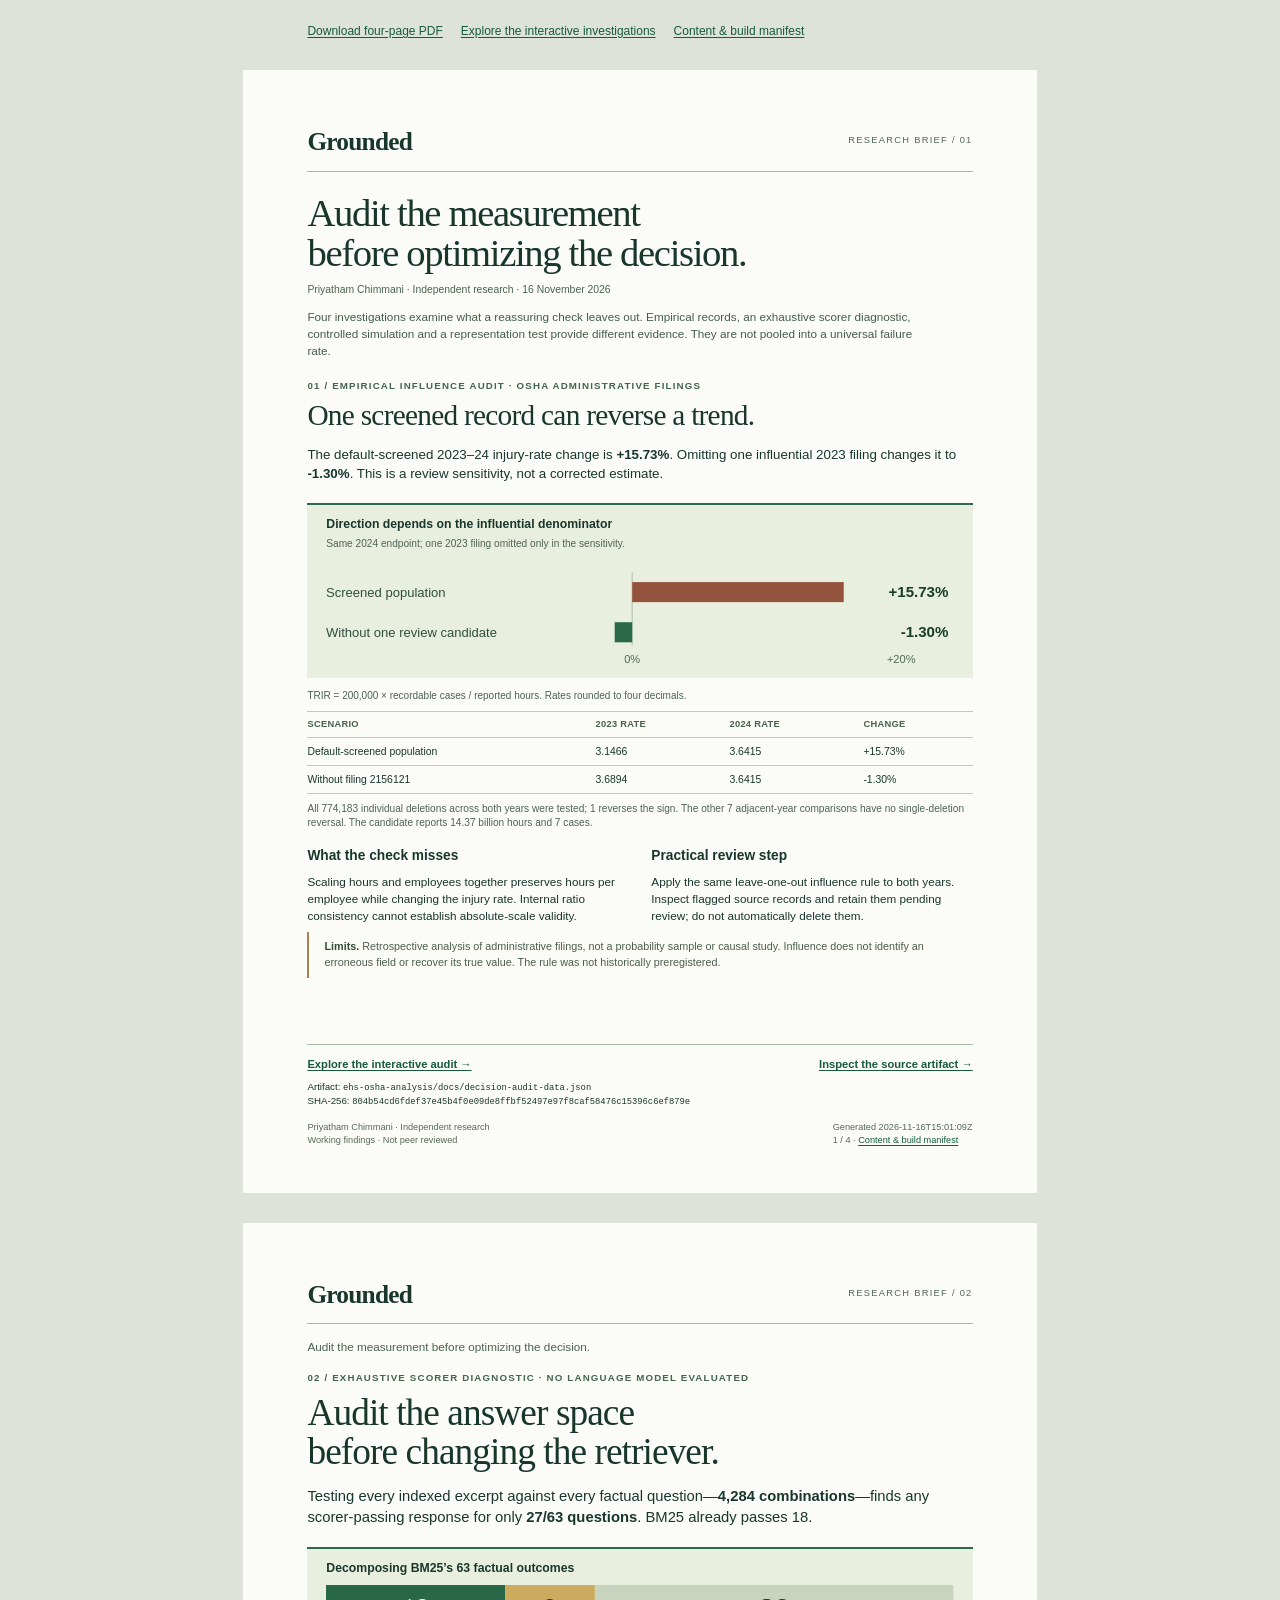
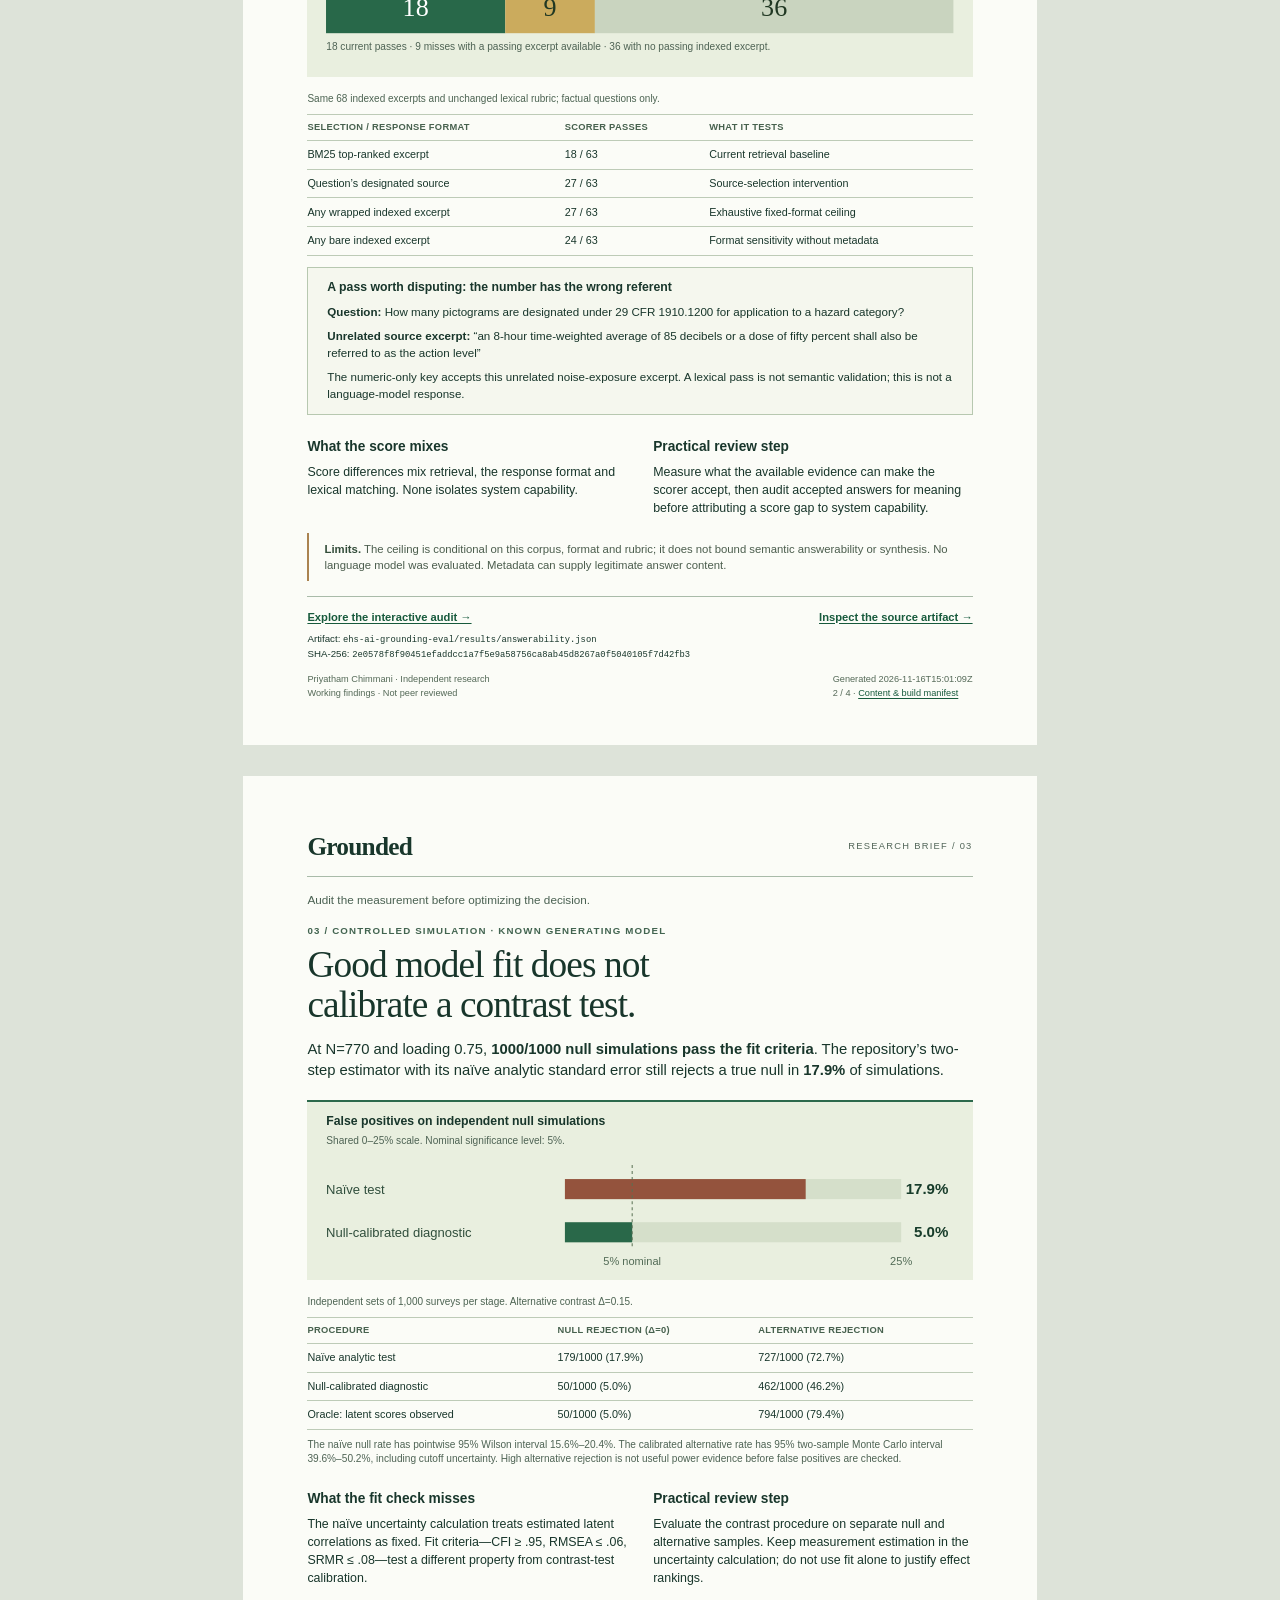
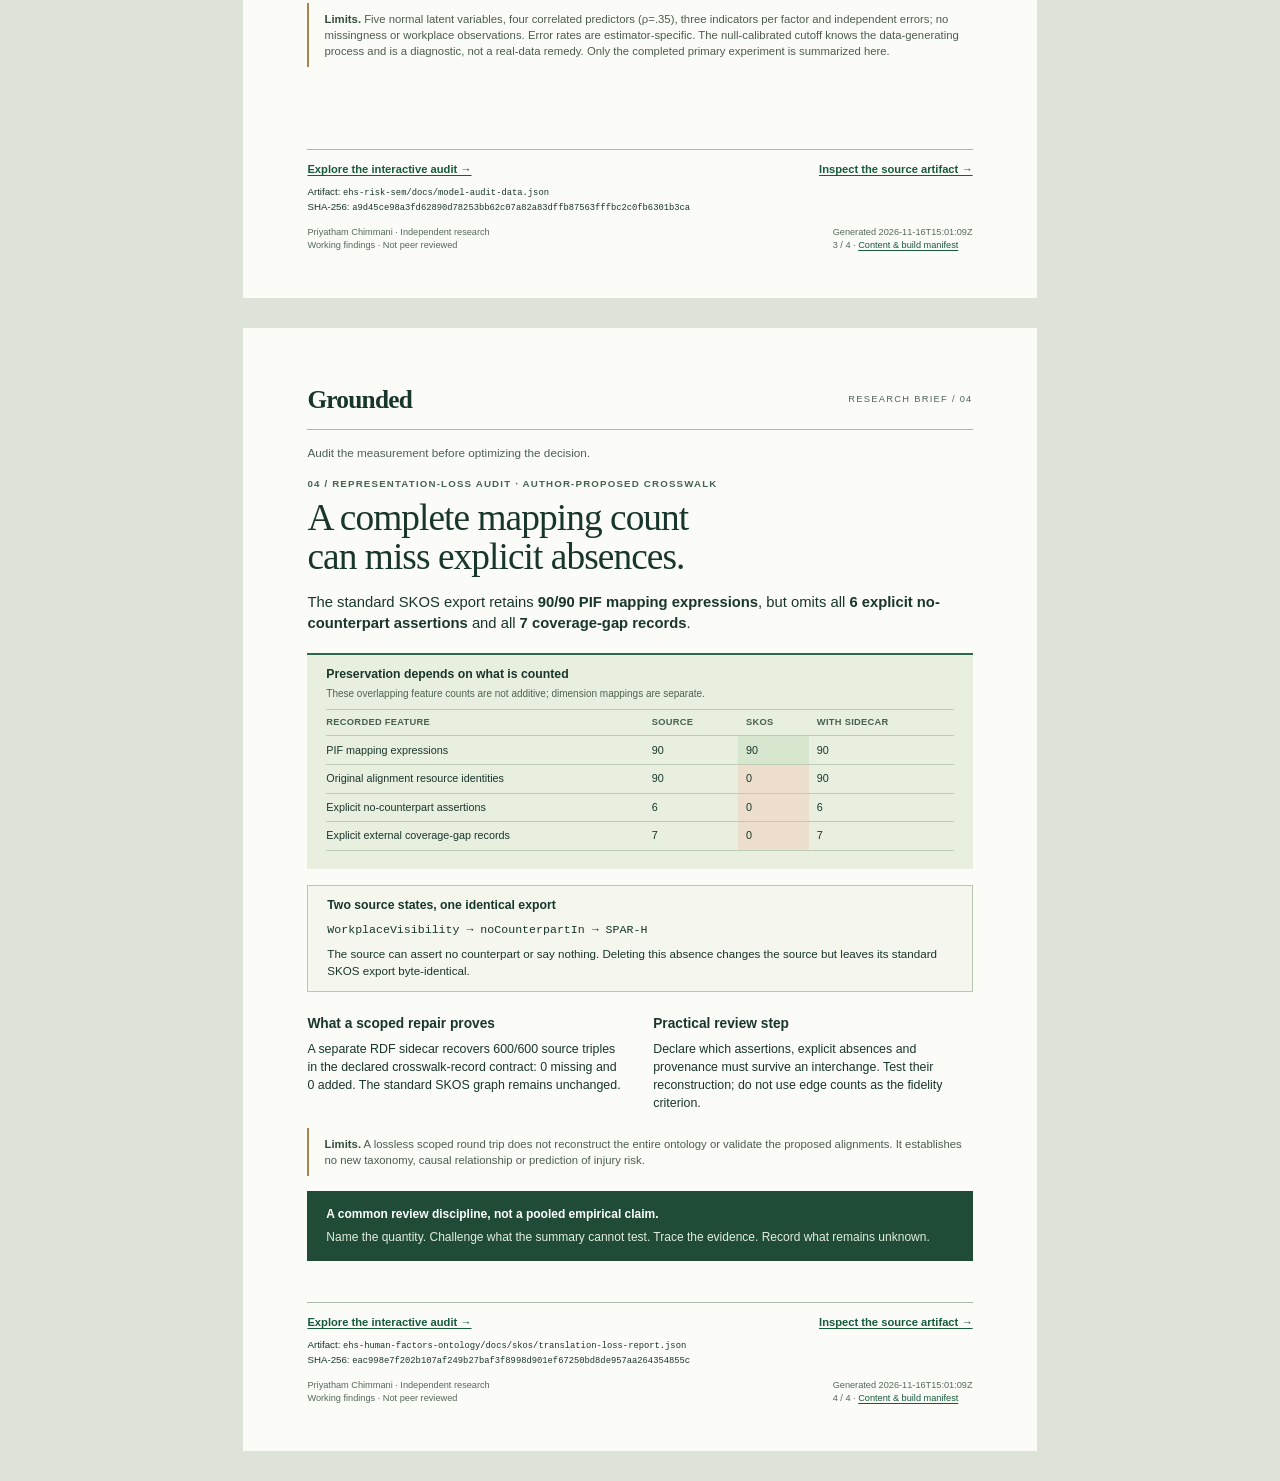
<file: docs/research-brief.html>
<!doctype html><html lang="en"><head><meta charset="utf-8"><meta name="viewport" content="width=device-width,initial-scale=1"><meta name="author" content="Priyatham Chimmani"><meta name="description" content="Four reproducible working findings on measurement and decision review."><title>Audit the measurement before optimizing the decision — Priyatham Chimmani</title><style>
@page{size:A4;margin:0}*{box-sizing:border-box}html,body{margin:0;padding:0;color:#18362b;background:#dde3d9;font-family:'Liberation Sans',Arial,sans-serif}body{font-size:9.4pt;line-height:1.43;-webkit-print-color-adjust:exact;print-color-adjust:exact}.sheet{width:210mm;height:297mm;padding:14mm 17mm 12mm;background:#fbfcf7;margin:8mm auto;display:flex;flex-direction:column;break-after:page;page-break-after:always;position:relative}.sheet:last-child{break-after:auto;page-break-after:auto}.masthead{display:flex;align-items:center;justify-content:space-between;border-bottom:1px solid #a9bba9;padding-bottom:3mm;font-size:7.4pt;letter-spacing:.13em;text-transform:uppercase}.brand{font-family:'Liberation Serif',Georgia,serif;font-size:19pt;letter-spacing:-.03em;text-transform:none;font-weight:bold}.masthead span:last-child{font-size:7pt;color:#526659}.program-title{font-family:'Liberation Serif',Georgia,serif;font-size:29pt;font-weight:normal;line-height:1.03;letter-spacing:-.035em;margin:6mm 0 2.5mm}.byline{font-size:7.8pt;color:#4b6253;margin:0 0 3mm}.intro{font-size:8.8pt;margin:0 0 5mm;max-width:166mm;color:#435d4c}.running-title{font-size:8.8pt;color:#4a6152;margin:4mm 0 4mm}.eyebrow{font-size:7.3pt;letter-spacing:.12em;text-transform:uppercase;font-weight:bold;color:#426450;margin:0 0 2mm}.finding-title{font-family:'Liberation Serif',Georgia,serif;font-size:28pt;line-height:1.05;font-weight:normal;letter-spacing:-.025em;margin:0 0 4mm;max-width:168mm}.first .finding-title{font-size:22pt}.finding{font-size:11.1pt;line-height:1.42;margin:0 0 4mm}.first .finding{font-size:10pt}.evidence{background:#e9efdf;border-top:2px solid #2c694c;padding:3mm 5mm;margin:1mm 0 3mm}.evidence h3{font-size:9.2pt;font-weight:bold;margin:0 0 1mm}.caption{font-size:7.6pt;color:#4e6354;margin:0 0 3mm}.evidence svg{display:block;width:100%;height:auto}.axis{stroke:#aebea8;stroke-width:1}.grid{stroke:#c7d2bf;stroke-width:1}.svg-label{font-family:'Liberation Sans',Arial,sans-serif;font-size:13px;fill:#304e3c}.svg-value{font-family:'Liberation Sans',Arial,sans-serif;font-weight:bold;font-size:15px;fill:#183d2b}.svg-note{font-family:'Liberation Sans',Arial,sans-serif;font-size:11px;fill:#526b56}table{width:100%;border-collapse:collapse;font-size:8.1pt;margin:1mm 0 2mm}caption{text-align:left;color:#4c6352;font-size:7.5pt;margin-bottom:2mm}th,td{text-align:left;border-bottom:1px solid #bdcbb7;padding:1.6mm 2mm;vertical-align:top}th:first-child,td:first-child{padding-left:0}thead th{font-size:7pt;text-transform:uppercase;letter-spacing:.03em;color:#47614e;border-top:1px solid #bdcbb7}tbody th{font-weight:normal}small{font-size:7pt;color:#4d6352}p{margin:0 0 3mm}h3{font-size:10.3pt;margin:0 0 2mm}.two-col{display:grid;grid-template-columns:1fr 1fr;gap:7mm;margin:3mm 0 4mm}.two-col p{font-size:9.3pt;line-height:1.45;margin:0}.limit{border-left:2px solid #aa8350;padding:2mm 0 2mm 4mm;font-size:8.5pt;color:#4b5d4d;margin:0 0 4mm}.limit strong{color:#334d3a}.witness{border:1px solid #b7c8b0;padding:3mm 5mm;margin:1mm 0 3mm;background:#f5f7ee}.witness h3{font-size:9.2pt}.witness p{font-size:8.7pt;margin:0 0 2mm}.witness p:last-child{margin:0}.mono{font-family:'Liberation Mono',monospace;font-size:8pt}a{color:#175a3c;text-decoration:underline;text-underline-offset:2px}.source{margin-top:auto;padding-top:3mm;border-top:1px solid #a9bba9;font-size:7.3pt;line-height:1.45}.source-top{display:flex;justify-content:space-between;gap:8mm;margin-bottom:2mm}.source-top a{font-weight:bold;font-size:8.4pt}.source .hash{font-family:'Liberation Mono',monospace;font-size:6.6pt}.foot{display:flex;justify-content:space-between;margin-top:3mm;font-size:6.9pt;color:#546957}.retained{background:#d7e6cf}.lost{background:#eedecd}.closing{background:#204c37;color:#fff;padding:4mm 5mm;margin:0 0 4mm;font-size:9pt}.closing strong{display:block;margin-bottom:1.5mm}.closing span{color:#e2eddd}.first .evidence{padding:3mm 5mm;margin-bottom:2mm}.first table{font-size:7.8pt}.first .two-col{margin:1mm 0 2mm;gap:6mm}.first .two-col p{font-size:8.8pt}.first .limit{font-size:8.1pt;margin-bottom:2mm}.screen-note{max-width:176mm;margin:6mm auto;font-size:12px;color:#294e39}.screen-note a{margin-right:18px}@media print{body{background:#fff}.sheet{margin:0}.screen-note{display:none}a{color:inherit}}@media screen and (max-width:820px){.sheet{width:100%;height:auto;min-height:297mm;margin:0 auto 8mm;padding:10mm 7mm}.screen-note{margin:5mm 7mm}.program-title{font-size:27pt}.finding-title{font-size:25pt}.source{margin-top:6mm}}</style></head><body><nav class="screen-note" aria-label="Brief navigation"><a href="research-brief.pdf" download>Download four-page PDF</a><a href="investigations.html">Explore the interactive investigations</a><a href="research-brief-manifest.json">Content &amp; build manifest</a></nav><main><section class="sheet first" aria-label="Research brief page 1"><header class="masthead"><span class="brand">Grounded</span><span>Research brief / 01</span></header>
      <h1 class="program-title">Audit the measurement<br>before optimizing the decision.</h1>
      <p class="byline">Priyatham Chimmani · Independent research · 16 November 2026</p>
      <p class="intro">Four investigations examine what a reassuring check leaves out. Empirical records, an exhaustive scorer diagnostic, controlled simulation and a representation test provide different evidence. They are not pooled into a universal failure rate.</p>
      <p class="eyebrow">01 / Empirical influence audit · OSHA administrative filings</p>
      <h2 class="finding-title">One screened record can reverse a trend.</h2>
      <p class="finding">The default-screened 2023–24 injury-rate change is <strong>+15.73%</strong>. Omitting one influential 2023 filing changes it to <strong>-1.30%</strong>. This is a review sensitivity, not a corrected estimate.</p>
      <figure class="evidence"><h3>Direction depends on the influential denominator</h3><p class="caption">Same 2024 endpoint; one 2023 filing omitted only in the sensitivity.</p><svg viewBox="0 0 625 103" role="img" aria-label="Change in rate: +15.73% originally, -1.30% after one-record sensitivity"><line x1="305.0" x2="305.0" y1="9" y2="82" class="axis"/><text x="0" y="34" class="svg-label">Screened population</text><rect x="305.00" y="19" width="210.75" height="20" fill="#94533d"/><text x="620" y="34" text-anchor="end" class="svg-value">+15.73%</text><text x="0" y="74" class="svg-label">Without one review candidate</text><rect x="287.60" y="59" width="17.40" height="20" fill="#296849"/><text x="620" y="74" text-anchor="end" class="svg-value">-1.30%</text><text x="305.0" y="100" text-anchor="middle" class="svg-note">0%</text><text x="573" y="100" text-anchor="middle" class="svg-note">+20%</text></svg></figure>
      <table><caption>TRIR = 200,000 × recordable cases / reported hours. Rates rounded to four decimals.</caption><thead><tr><th>Scenario</th><th>2023 rate</th><th>2024 rate</th><th>Change</th></tr></thead><tbody><tr><th>Default-screened population</th><td>3.1466</td><td>3.6415</td><td>+15.73%</td></tr><tr><th>Without filing 2156121</th><td>3.6894</td><td>3.6415</td><td>-1.30%</td></tr></tbody></table>
      <p class="caption">All 774,183 individual deletions across both years were tested; 1 reverses the sign. The other 7 adjacent-year comparisons have no single-deletion reversal. The candidate reports 14.37 billion hours and 7 cases.</p>
      <div class="two-col"><div><h3>What the check misses</h3><p>Scaling hours and employees together preserves hours per employee while changing the injury rate. Internal ratio consistency cannot establish absolute-scale validity.</p></div><div><h3>Practical review step</h3><p>Apply the same leave-one-out influence rule to both years. Inspect flagged source records and retain them pending review; do not automatically delete them.</p></div></div>
      <p class="limit"><strong>Limits.</strong> Retrospective analysis of administrative filings, not a probability sample or causal study. Influence does not identify an erroneous field or recover its true value. The rule was not historically preregistered.</p>
      <div class="source"><div class="source-top"><a href="https://ehs-osha-analysis.vercel.app/decision-audit.html">Explore the interactive audit →</a><a href="https://github.com/priyatham9/ehs-osha-analysis/blob/main/docs/decision-audit-data.json">Inspect the source artifact →</a></div>
      <div>Artifact: <span class="hash">ehs-osha-analysis/docs/decision-audit-data.json</span><br>SHA-256: <span class="hash">804b54cd6fdef37e45b4f0e09de8ffbf52497e97f8caf58476c15396c6ef879e</span></div>
      <div class="foot"><span>Priyatham Chimmani · Independent research<br>Working findings · Not peer reviewed</span><span>Generated 2026-11-16T15:01:09Z<br>1 / 4 · <a href="https://grounded-chi-five.vercel.app/research-brief-manifest.json">Content &amp; build manifest</a></span></div></div></section><section class="sheet" aria-label="Research brief page 2"><header class="masthead"><span class="brand">Grounded</span><span>Research brief / 02</span></header>
      <p class="running-title">Audit the measurement before optimizing the decision.</p>
      <p class="eyebrow">02 / Exhaustive scorer diagnostic · No language model evaluated</p>
      <h2 class="finding-title">Audit the answer space<br>before changing the retriever.</h2>
      <p class="finding">Testing every indexed excerpt against every factual question—<strong>4,284 combinations</strong>—finds any scorer-passing response for only <strong>27/63 questions</strong>. BM25 already passes 18.</p>
      <figure class="evidence"><h3>Decomposing BM25’s 63 factual outcomes</h3><svg viewBox="0 0 625 58" role="img" aria-label="BM25 outcome partition: current passes, recoverable misses, no passing excerpt"><rect x="0.00000" y="3" width="178.57143" height="48" fill="#286849"/><text x="89.28571" y="34" text-anchor="middle" font-family="Liberation Serif,serif" font-size="26" fill="white">18</text><rect x="178.57143" y="3" width="89.28571" height="48" fill="#cbab5d"/><text x="223.21429" y="34" text-anchor="middle" font-family="Liberation Serif,serif" font-size="26" fill="#203823">9</text><rect x="267.85714" y="3" width="357.14286" height="48" fill="#c9d4bf"/><text x="446.42857" y="34" text-anchor="middle" font-family="Liberation Serif,serif" font-size="26" fill="#203823">36</text></svg><p class="caption">18 current passes · 9 misses with a passing excerpt available · 36 with no passing indexed excerpt.</p></figure>
      <table><caption>Same 68 indexed excerpts and unchanged lexical rubric; factual questions only.</caption><thead><tr><th>Selection / response format</th><th>Scorer passes</th><th>What it tests</th></tr></thead><tbody><tr><th>BM25 top-ranked excerpt</th><td>18 / 63</td><td>Current retrieval baseline</td></tr><tr><th>Question’s designated source</th><td>27 / 63</td><td>Source-selection intervention</td></tr><tr><th>Any wrapped indexed excerpt</th><td>27 / 63</td><td>Exhaustive fixed-format ceiling</td></tr><tr><th>Any bare indexed excerpt</th><td>24 / 63</td><td>Format sensitivity without metadata</td></tr></tbody></table>
      <div class="witness"><h3>A pass worth disputing: the number has the wrong referent</h3><p><strong>Question:</strong> How many pictograms are designated under 29 CFR 1910.1200 for application to a hazard category?</p><p><strong>Unrelated source excerpt:</strong> “an 8-hour time-weighted average of 85 decibels or a dose of fifty percent shall also be referred to as the action level”</p><p>The numeric-only key accepts this unrelated noise-exposure excerpt. A lexical pass is not semantic validation; this is not a language-model response.</p></div>
      <div class="two-col"><div><h3>What the score mixes</h3><p>Score differences mix retrieval, the response format and lexical matching. None isolates system capability.</p></div><div><h3>Practical review step</h3><p>Measure what the available evidence can make the scorer accept, then audit accepted answers for meaning before attributing a score gap to system capability.</p></div></div>
      <p class="limit"><strong>Limits.</strong> The ceiling is conditional on this corpus, format and rubric; it does not bound semantic answerability or synthesis. No language model was evaluated. Metadata can supply legitimate answer content.</p>
      <div class="source"><div class="source-top"><a href="https://ehs-ai-grounding-eval.vercel.app/evidence-audit.html">Explore the interactive audit →</a><a href="https://github.com/priyatham9/ehs-ai-grounding-eval/blob/main/results/answerability.json">Inspect the source artifact →</a></div>
      <div>Artifact: <span class="hash">ehs-ai-grounding-eval/results/answerability.json</span><br>SHA-256: <span class="hash">2e0578f8f90451efaddcc1a7f5e9a58756ca8ab45d8267a0f5040105f7d42fb3</span></div>
      <div class="foot"><span>Priyatham Chimmani · Independent research<br>Working findings · Not peer reviewed</span><span>Generated 2026-11-16T15:01:09Z<br>2 / 4 · <a href="https://grounded-chi-five.vercel.app/research-brief-manifest.json">Content &amp; build manifest</a></span></div></div></section><section class="sheet" aria-label="Research brief page 3"><header class="masthead"><span class="brand">Grounded</span><span>Research brief / 03</span></header>
      <p class="running-title">Audit the measurement before optimizing the decision.</p>
      <p class="eyebrow">03 / Controlled simulation · Known generating model</p>
      <h2 class="finding-title">Good model fit does not<br>calibrate a contrast test.</h2>
      <p class="finding">At N=770 and loading 0.75, <strong>1000/1000 null simulations pass the fit criteria</strong>. The repository’s two-step estimator with its naïve analytic standard error still rejects a true null in <strong>17.9%</strong> of simulations.</p>
      <figure class="evidence"><h3>False positives on independent null simulations</h3><p class="caption">Shared 0–25% scale. Nominal significance level: 5%.</p><svg viewBox="0 0 625 108" role="img" aria-label="False positive rates on independent null simulations"><text x="0" y="34" class="svg-label">Naïve test</text><rect x="238" y="19" width="335" height="20" fill="#d5dfca"/><rect x="238" y="19" width="239.860" height="20" fill="#94533d"/><text x="620" y="34" text-anchor="end" class="svg-value">17.9%</text><text x="0" y="77" class="svg-label">Null-calibrated diagnostic</text><rect x="238" y="62" width="335" height="20" fill="#d5dfca"/><rect x="238" y="62" width="67.000" height="20" fill="#296849"/><text x="620" y="77" text-anchor="end" class="svg-value">5.0%</text><line x1="305" x2="305" y1="5" y2="88" stroke="#597153" stroke-dasharray="3 3"/><text x="305" y="105" text-anchor="middle" class="svg-note">5% nominal</text><text x="573" y="105" text-anchor="middle" class="svg-note">25%</text></svg></figure>
      <table><caption>Independent sets of 1,000 surveys per stage. Alternative contrast Δ=0.15.</caption><thead><tr><th>Procedure</th><th>Null rejection (Δ=0)</th><th>Alternative rejection</th></tr></thead><tbody><tr><th>Naïve analytic test</th><td>179/1000 (17.9%)</td><td>727/1000 (72.7%)</td></tr><tr><th>Null-calibrated diagnostic</th><td>50/1000 (5.0%)</td><td>462/1000 (46.2%)</td></tr><tr><th>Oracle: latent scores observed</th><td>50/1000 (5.0%)</td><td>794/1000 (79.4%)</td></tr></tbody></table>
      <p class="caption">The naïve null rate has pointwise 95% Wilson interval 15.6%–20.4%. The calibrated alternative rate has 95% two-sample Monte Carlo interval 39.6%–50.2%, including cutoff uncertainty. High alternative rejection is not useful power evidence before false positives are checked.</p>
      <div class="two-col"><div><h3>What the fit check misses</h3><p>The naïve uncertainty calculation treats estimated latent correlations as fixed. Fit criteria—CFI ≥ .95, RMSEA ≤ .06, SRMR ≤ .08—test a different property from contrast-test calibration.</p></div><div><h3>Practical review step</h3><p>Evaluate the contrast procedure on separate null and alternative samples. Keep measurement estimation in the uncertainty calculation; do not use fit alone to justify effect rankings.</p></div></div>
      <p class="limit"><strong>Limits.</strong> Five normal latent variables, four correlated predictors (ρ=.35), three indicators per factor and independent errors; no missingness or workplace observations. Error rates are estimator-specific. The null-calibrated cutoff knows the data-generating process and is a diagnostic, not a real-data remedy. Only the completed primary experiment is summarized here.</p>
      <div class="source"><div class="source-top"><a href="https://ehs-risk-sem.vercel.app/model-audit.html">Explore the interactive audit →</a><a href="https://github.com/priyatham9/ehs-risk-sem/blob/main/docs/model-audit-data.json">Inspect the source artifact →</a></div>
      <div>Artifact: <span class="hash">ehs-risk-sem/docs/model-audit-data.json</span><br>SHA-256: <span class="hash">a9d45ce98a3fd62890d78253bb62c07a82a83dffb87563fffbc2c0fb6301b3ca</span></div>
      <div class="foot"><span>Priyatham Chimmani · Independent research<br>Working findings · Not peer reviewed</span><span>Generated 2026-11-16T15:01:09Z<br>3 / 4 · <a href="https://grounded-chi-five.vercel.app/research-brief-manifest.json">Content &amp; build manifest</a></span></div></div></section><section class="sheet" aria-label="Research brief page 4"><header class="masthead"><span class="brand">Grounded</span><span>Research brief / 04</span></header>
      <p class="running-title">Audit the measurement before optimizing the decision.</p>
      <p class="eyebrow">04 / Representation-loss audit · Author-proposed crosswalk</p>
      <h2 class="finding-title">A complete mapping count<br>can miss explicit absences.</h2>
      <p class="finding">The standard SKOS export retains <strong>90/90 PIF mapping expressions</strong>, but omits all <strong>6 explicit no-counterpart assertions</strong> and all <strong>7 coverage-gap records</strong>.</p>
      <figure class="evidence"><h3>Preservation depends on what is counted</h3><table><caption>These overlapping feature counts are not additive; dimension mappings are separate.</caption><thead><tr><th>Recorded feature</th><th>Source</th><th>SKOS</th><th>With sidecar</th></tr></thead><tbody><tr><th>PIF mapping expressions</th><td>90</td><td class="retained">90</td><td>90</td></tr><tr><th>Original alignment resource identities</th><td>90</td><td class="lost">0</td><td>90</td></tr><tr><th>Explicit no-counterpart assertions</th><td>6</td><td class="lost">0</td><td>6</td></tr><tr><th>Explicit external coverage-gap records</th><td>7</td><td class="lost">0</td><td>7</td></tr></tbody></table></figure>
      <div class="witness"><h3>Two source states, one identical export</h3><p class="mono">WorkplaceVisibility → noCounterpartIn → SPAR-H</p><p>The source can assert no counterpart or say nothing. Deleting this absence changes the source but leaves its standard SKOS export byte-identical.</p></div>
      <div class="two-col"><div><h3>What a scoped repair proves</h3><p>A separate RDF sidecar recovers 600/600 source triples in the declared crosswalk-record contract: 0 missing and 0 added. The standard SKOS graph remains unchanged.</p></div><div><h3>Practical review step</h3><p>Declare which assertions, explicit absences and provenance must survive an interchange. Test their reconstruction; do not use edge counts as the fidelity criterion.</p></div></div>
      <p class="limit"><strong>Limits.</strong> A lossless scoped round trip does not reconstruct the entire ontology or validate the proposed alignments. It establishes no new taxonomy, causal relationship or prediction of injury risk.</p>
      <div class="closing"><strong>A common review discipline, not a pooled empirical claim.</strong><span>Name the quantity. Challenge what the summary cannot test. Trace the evidence. Record what remains unknown.</span></div>
      <div class="source"><div class="source-top"><a href="https://ehs-human-factors-ontology.vercel.app/translation-audit.html">Explore the interactive audit →</a><a href="https://github.com/priyatham9/ehs-human-factors-ontology/blob/main/docs/skos/translation-loss-report.json">Inspect the source artifact →</a></div>
      <div>Artifact: <span class="hash">ehs-human-factors-ontology/docs/skos/translation-loss-report.json</span><br>SHA-256: <span class="hash">eac998e7f202b107af249b27baf3f8998d901ef67250bd8de957aa264354855c</span></div>
      <div class="foot"><span>Priyatham Chimmani · Independent research<br>Working findings · Not peer reviewed</span><span>Generated 2026-11-16T15:01:09Z<br>4 / 4 · <a href="https://grounded-chi-five.vercel.app/research-brief-manifest.json">Content &amp; build manifest</a></span></div></div></section></main></body></html>
</file>
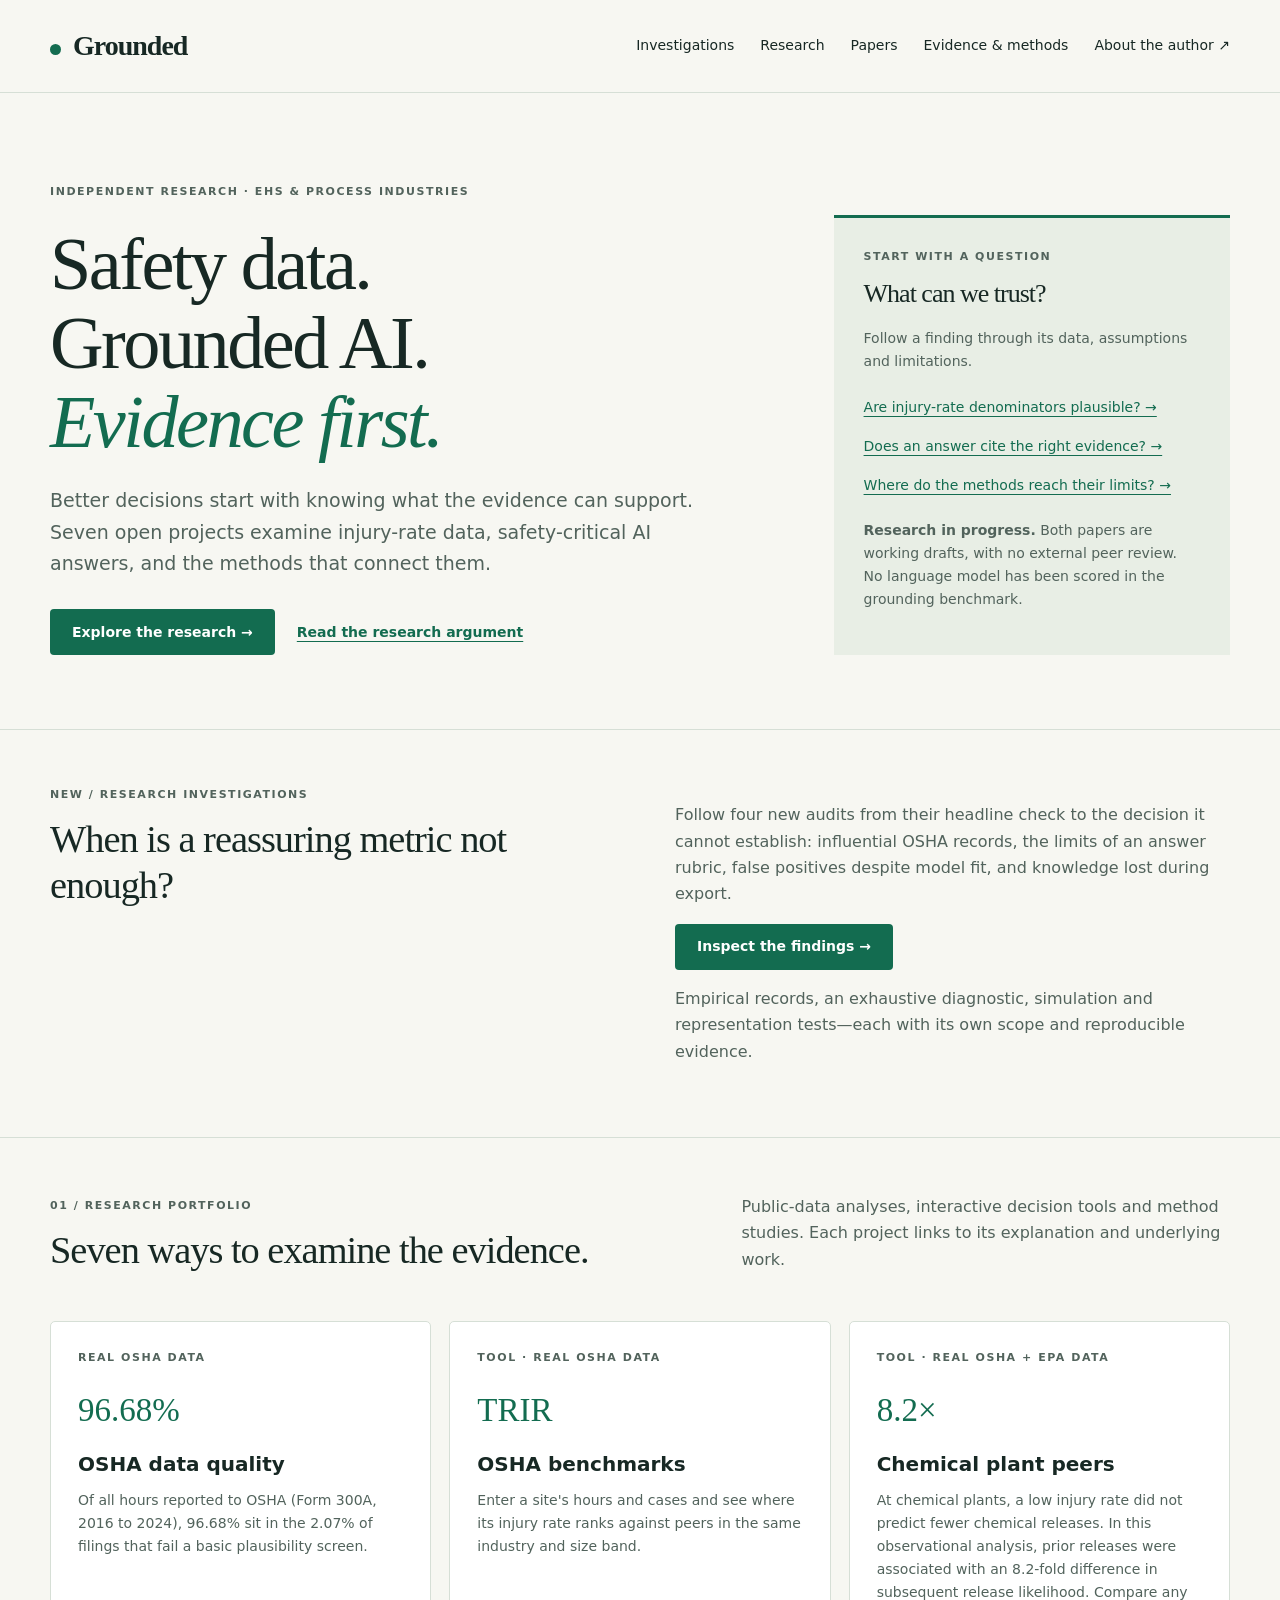
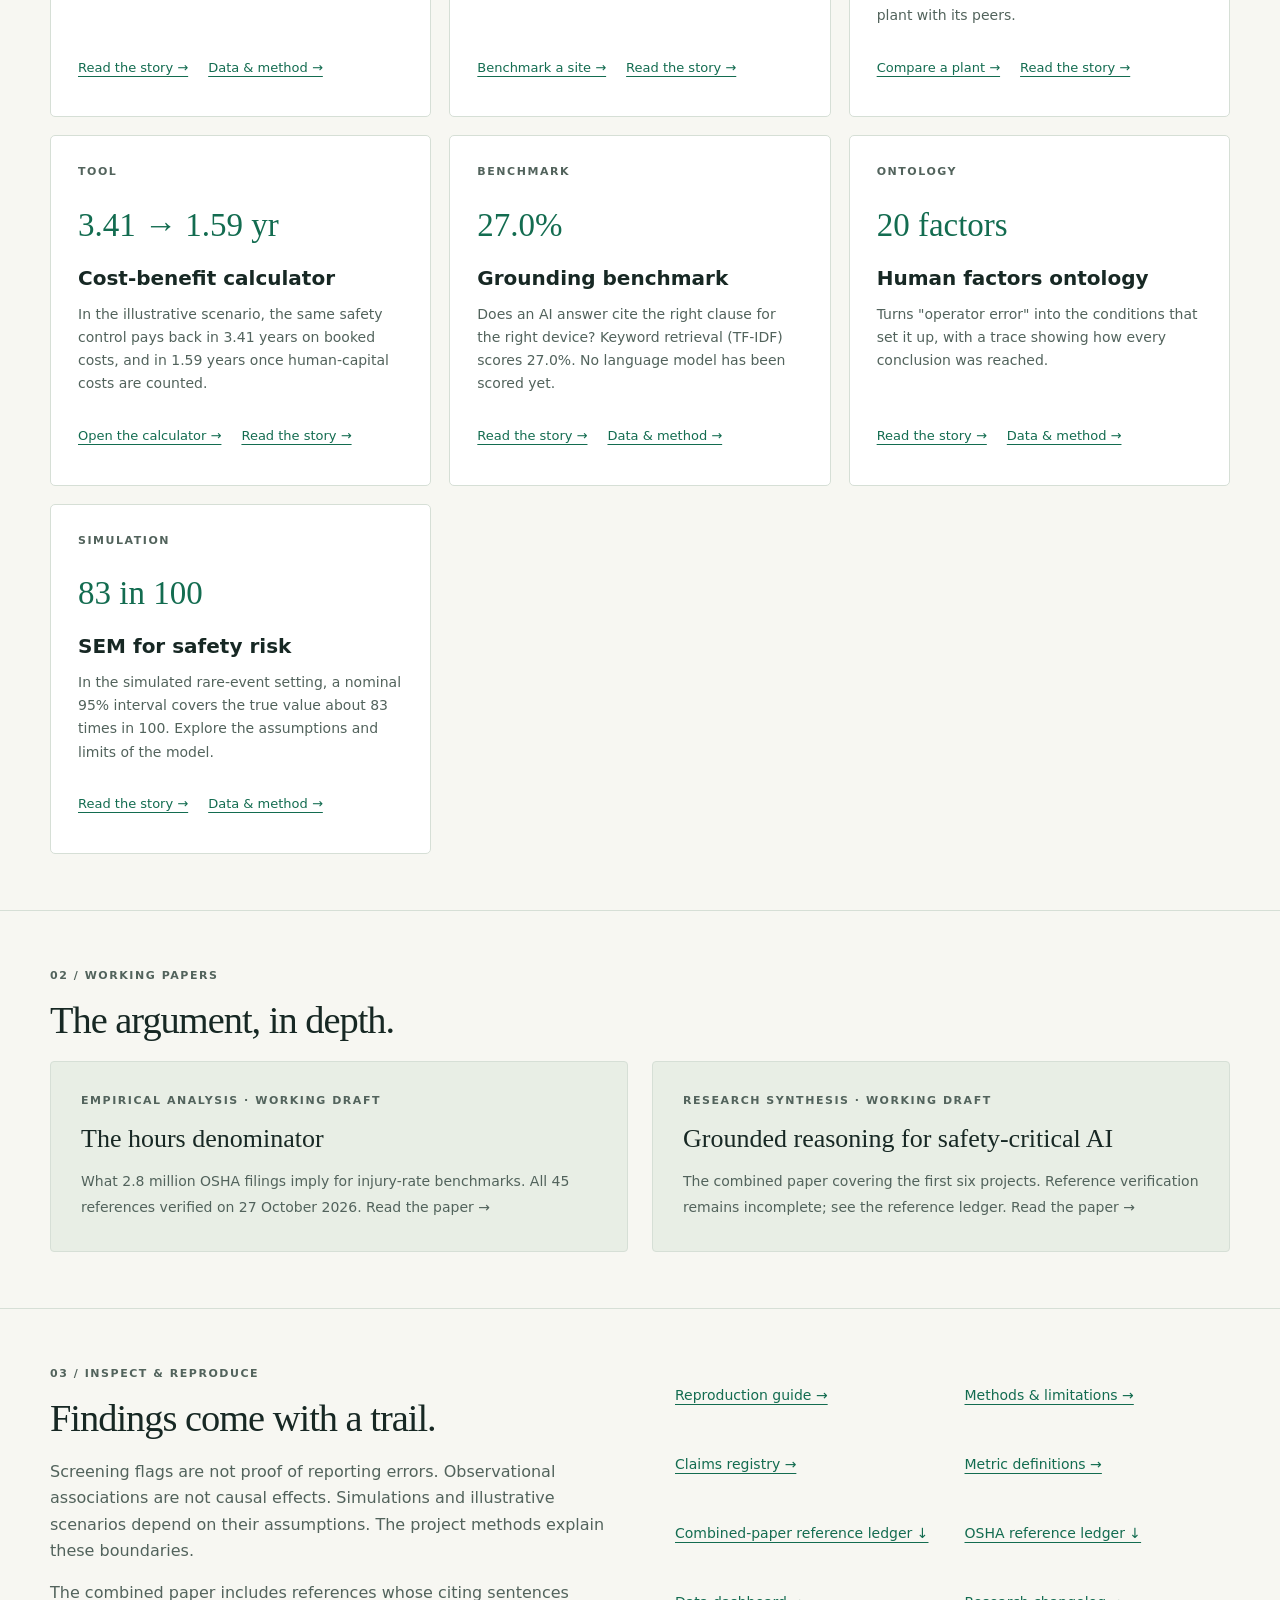
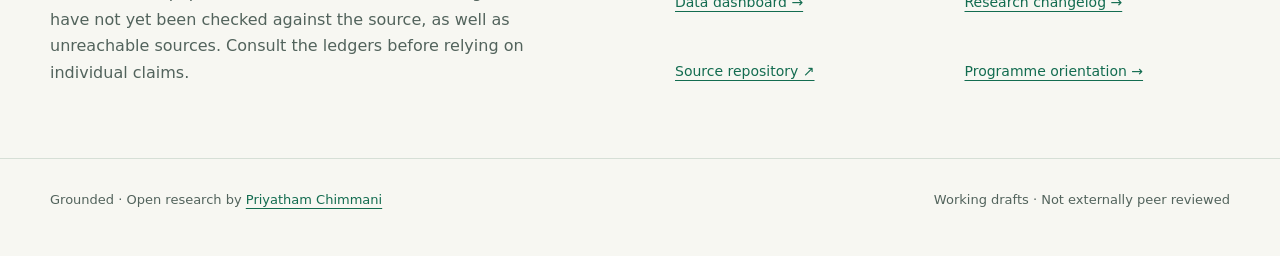
<file: docs/start.html>
<!doctype html>
<html lang="en">
<head>
<meta charset="utf-8">
<title>Grounded</title>
<meta name="robots" content="noindex">
<link rel="canonical" href="https://grounded-chi-five.vercel.app/">
<meta http-equiv="refresh" content="0; url=./">
<script>location.replace('./' + location.hash);</script>
</head>
<body><p>This page moved to the <a href="./">Grounded home page</a>.</p></body>
</html>
</file>
<file: docs/investigations.css>
:root {
  --paper: #f7f7f1;
  --ink: #182c27;
  --muted: #53645b;
  --green: #185d48;
  --line: #cbd4c9;
  --wash: #e9ede2;
  --amber: #9e701f;
  --rust: #914b37;
  --serif: Georgia, "Times New Roman", serif;
  --sans:
    Inter, ui-sans-serif, system-ui, -apple-system, "Segoe UI", sans-serif;
  font-family: var(--sans);
  background: var(--paper);
  color: var(--ink);
  font-size: 16px;
  line-height: 1.65;
}
* {
  box-sizing: border-box;
}
body {
  margin: 0;
}
a {
  color: inherit;
  text-underline-offset: 4px;
}
a:hover {
  text-decoration-thickness: 2px;
}
button,
a,
summary {
  -webkit-tap-highlight-color: transparent;
}
a:focus-visible,
button:focus-visible,
summary:focus-visible {
  outline: 3px solid #a56919;
  outline-offset: 5px;
}
button {
  font: inherit;
}
html {
  scroll-padding-top: 24px;
}
.wrap {
  width: min(1160px, calc(100% - 72px));
  margin: auto;
}
.skip {
  position: absolute;
  left: -9999px;
  top: 10px;
  z-index: 10;
  background: white;
  padding: 12px;
}
.skip:focus {
  left: 12px;
}
.sr-only {
  position: absolute;
  width: 1px;
  height: 1px;
  padding: 0;
  margin: -1px;
  overflow: hidden;
  clip: rect(0, 0, 0, 0);
  white-space: nowrap;
  border: 0;
}
header {
  border-bottom: 1px solid var(--line);
}
.masthead {
  display: flex;
  align-items: center;
  justify-content: space-between;
  gap: 28px;
  min-height: 106px;
}
.brand {
  font: 600 29px/1.2 var(--serif);
  letter-spacing: -0.8px;
  text-decoration: none;
}
.brand span {
  display: block;
  font: 11px/1.4 var(--sans);
  letter-spacing: 0.08em;
  color: var(--muted);
  margin-top: 6px;
}
.masthead nav {
  display: flex;
  flex-wrap: wrap;
  gap: 25px;
  font-size: 13px;
}
.masthead nav a {
  display: inline-flex;
  align-items: center;
  min-height: 44px;
  text-decoration: none;
}
.masthead nav a:hover {
  text-decoration: underline;
}
.opening {
  padding: 38px 0 64px;
}
.issue {
  display: flex;
  justify-content: space-between;
  gap: 20px;
  color: var(--muted);
  font-size: 12px;
}
.eyebrow {
  text-transform: uppercase;
  letter-spacing: 0.13em;
  font-size: 11px;
  font-weight: 650;
  display: block;
}
h1 {
  font: 400 clamp(46px, 6.6vw, 84px) / 1.06 var(--serif);
  letter-spacing: -2.8px;
  max-width: 990px;
  margin: 42px 0 40px;
}
h1 em {
  color: var(--green);
  font-weight: 400;
}
.opening-bottom {
  display: grid;
  grid-template-columns: 1.45fr 1fr;
  gap: 110px;
}
.standfirst {
  font-size: 21px;
  line-height: 1.6;
  margin: 0;
  max-width: 49ch;
}
.orientation {
  border-left: 1px solid var(--line);
  padding-left: 28px;
  font-size: 14px;
}
.orientation strong {
  font-weight: 600;
}
.orientation p {
  color: var(--muted);
  margin: 8px 0 15px;
}
.orientation a {
  font-weight: 600;
  display: inline-flex;
  gap: 30px;
  min-height: 40px;
  align-items: center;
}
.scope-strip {
  background: var(--wash);
  border-top: 1px solid var(--line);
  border-bottom: 1px solid var(--line);
}
.scope-strip p {
  margin: 0;
  padding: 23px 0;
  color: #42564b;
  font-size: 14px;
  max-width: 105ch;
}
.scope-strip strong {
  color: var(--ink);
}
.map-section {
  padding: 62px 0 70px;
}
.section-intro {
  max-width: 730px;
  margin-bottom: 27px;
}
h2 {
  font: 400 clamp(30px, 3.1vw, 40px) / 1.15 var(--serif);
  letter-spacing: -0.8px;
  margin: 16px 0 20px;
}
.section-intro p {
  color: var(--muted);
  margin: 0;
}
.table-scroll {
  overflow-x: auto;
}
table {
  border-collapse: collapse;
  width: 100%;
  font-size: 13px;
}
caption {
  text-align: left;
  font-size: 12px;
  color: var(--muted);
  margin: 0 0 16px;
}
th {
  text-align: left;
  font-weight: 600;
}
td,
th {
  padding: 15px 12px;
  border-bottom: 1px solid var(--line);
  vertical-align: top;
}
td:first-child,
th:first-child {
  padding-left: 0;
}
thead th {
  font-size: 11px;
  text-transform: uppercase;
  letter-spacing: 0.07em;
  color: var(--muted);
  border-top: 1px solid var(--line);
}
.assurance {
  font-size: 14px;
  min-width: 700px;
}
.assurance th:nth-child(1) {
  width: 25%;
}
.assurance th:nth-child(2) {
  width: 25%;
}
.assurance th:nth-child(3) {
  width: 30%;
}
.assurance td {
  color: var(--muted);
}
.assurance tbody th a {
  display: flex;
  gap: 17px;
  min-height: 35px;
  align-items: baseline;
  text-decoration: none;
}
.assurance tbody th a:hover {
  text-decoration: underline;
}
.assurance tbody th span {
  font: 16px var(--serif);
  color: var(--green);
}
.investigation {
  border-top: 1px solid var(--line);
}
.chapter {
  display: grid;
  grid-template-columns: 0.85fr 1.6fr;
  gap: 85px;
  padding: 65px 0 72px;
}
.chapter-title {
  align-self: start;
  position: sticky;
  top: 30px;
}
.chapter-number {
  font: 400 58px/1 var(--serif);
  color: #809184;
  display: block;
  margin-bottom: 32px;
  letter-spacing: -2px;
}
.chapter-title h2 {
  font-size: 37px;
  max-width: 15ch;
  margin-top: 16px;
  line-height: 1.12;
}
.evidence-kind {
  font-size: 12px;
  color: var(--muted);
  margin: 25px 0;
}
.audit-link {
  font-size: 13px;
  display: inline-flex;
  gap: 24px;
  min-height: 44px;
  align-items: center;
  font-weight: 600;
}
.finding {
  font-size: 20px;
  line-height: 1.6;
  margin: 0 0 30px;
}
.finding strong {
  font-weight: 650;
}
.evidence-figure {
  margin: 0 0 18px;
  padding: 25px 28px;
  background: var(--wash);
  border-top: 2px solid var(--green);
}
figcaption {
  font-size: 14px;
  line-height: 1.5;
  margin-bottom: 24px;
}
figcaption strong {
  display: block;
  font-weight: 600;
}
figcaption span {
  display: block;
  font-size: 12px;
  color: var(--muted);
  margin-top: 5px;
}
.evidence-figure svg {
  display: block;
  width: 100%;
  height: auto;
  overflow: visible;
}
.grid-lines path {
  fill: none;
  stroke: #c8d1c4;
  stroke-width: 1;
}
.plot-label {
  font: 13px var(--sans);
  fill: var(--ink);
}
.plot-value {
  font: 600 17px var(--sans);
  fill: var(--ink);
}
.rate-line {
  fill: none;
  stroke-width: 4;
}
.base {
  stroke: var(--rust);
}
.sensitivity {
  stroke: var(--green);
}
.start-dot {
  fill: var(--wash);
  stroke: var(--ink);
  stroke-width: 2;
}
.end-dot {
  fill: var(--ink);
}
.axis-label {
  font: 12px var(--sans);
  fill: var(--muted);
}
.plot-key {
  display: flex;
  gap: 24px;
  font-size: 11px;
  color: var(--muted);
  justify-content: flex-end;
}
.plot-key span {
  display: flex;
  align-items: center;
  gap: 7px;
}
.plot-key i {
  display: inline-block;
  width: 9px;
  height: 9px;
  border-radius: 50%;
  border: 1.5px solid var(--ink);
}
.solid-dot {
  background: var(--ink);
}
details {
  font-size: 14px;
  border-bottom: 1px solid var(--line);
}
summary {
  cursor: pointer;
  padding: 15px 0;
  font-weight: 500;
  color: var(--green);
  min-height: 50px;
}
details p {
  color: var(--muted);
  font-size: 13px;
}
details[open] {
  padding-bottom: 16px;
}
.interpretation {
  padding-top: 20px;
  font-size: 15px;
  color: var(--muted);
}
.interpretation p {
  margin: 0 0 16px;
}
.interpretation strong {
  color: var(--ink);
  font-weight: 600;
}
.review-question {
  font: 21px/1.45 var(--serif);
  border-left: 2px solid var(--green);
  padding-left: 22px;
  margin: 25px 0 0;
}
.review-question span {
  font: 600 10px/1.5 var(--sans);
  letter-spacing: 0.13em;
  text-transform: uppercase;
  display: block;
  margin-bottom: 8px;
  color: var(--green);
}
.partition {
  height: 70px;
  display: flex;
  margin: 35px 0 22px;
  border-radius: 2px;
  overflow: hidden;
}
.partition span {
  display: flex;
  align-items: center;
  justify-content: center;
  font: 27px var(--serif);
}
.part-pass {
  background: var(--green);
  color: #fff;
}
.part-recover {
  background: #c8a24f;
  color: #192b22;
}
.part-unreachable {
  background: #cbd1c3;
  color: #26392d;
}
.partition-labels {
  display: flex;
  flex-wrap: wrap;
  gap: 10px 17px;
  color: var(--muted);
  font-size: 11px;
}
.partition-labels span {
  display: inline-flex;
  gap: 6px;
  align-items: center;
}
.partition-labels i {
  width: 8px;
  height: 8px;
  display: inline-block;
}
.key-pass {
  background: var(--green);
}
.key-recover {
  background: #b08a35;
}
.key-unreachable {
  background: #a9b19e;
}
.false-positive-chart {
  padding-top: 28px;
  position: relative;
}
.nominal {
  font-size: 10px;
  color: var(--muted);
  position: absolute;
  top: 0;
  left: calc(43% + 9.6%);
  white-space: nowrap;
}
.risk-row {
  display: grid;
  grid-template-columns: 43% 48% 9%;
  align-items: center;
  gap: 0;
  font-size: 12px;
  margin: 0 0 25px;
}
.risk-row:last-child {
  margin-bottom: 0;
}
.risk-row > span {
  padding-right: 12px;
}
.risk-row strong {
  font-size: 13px;
  justify-self: end;
}
.track {
  height: 25px;
  position: relative;
  background: #d9dfd1;
  margin-right: 16px;
}
.track:after {
  content: "";
  position: absolute;
  left: 20%;
  top: -12px;
  bottom: -12px;
  border-left: 1px dashed #66775f;
}
.track i {
  background: var(--rust);
  display: block;
  height: 100%;
}
.calibrated .track i {
  background: var(--green);
}
.retention-table {
  font-size: 12px;
}
.retention-table th {
  font-weight: 500;
}
.retention-table th:first-child {
  width: 52%;
}
.retention-table .retained {
  background: #d0dfd0;
  color: #15533a;
  font-weight: 650;
}
.retention-table .lost {
  background: #eadccf;
  color: #7b321d;
  font-weight: 650;
}
.review-section {
  background: #193b30;
  color: #f7f7f1;
  padding: 62px 0 72px;
}
.review-section .eyebrow {
  color: #b7d0bd;
}
.review-section h2 {
  font-size: 44px;
  margin: 16px 0;
}
.review-lead {
  color: #d0ded0;
  font-size: 16px;
  max-width: 62ch;
}
.decision-layout {
  display: grid;
  grid-template-columns: 1fr 1.6fr;
  gap: 70px;
  margin-top: 35px;
}
.decision-options {
  display: flex;
  flex-direction: column;
  gap: 0;
}
.decision-options button {
  border: 0;
  border-top: 1px solid #496858;
  min-height: 65px;
  padding: 16px 5px;
  background: transparent;
  text-align: left;
  color: #d2dfd1;
  display: flex;
  align-items: center;
  justify-content: space-between;
  gap: 15px;
  cursor: pointer;
  font-size: 15px;
}
.decision-options button:last-child {
  border-bottom: 1px solid #496858;
}
.decision-options button[aria-pressed="true"] {
  color: #fff;
  font-weight: 650;
  background: #244b3b;
  padding-left: 15px;
  padding-right: 15px;
  border-left: 3px solid #c5ce93;
}
.decision-options button:hover {
  background: #244b3b;
}
.decision-steps ol {
  list-style: none;
  padding: 0;
  margin: 0;
  counter-reset: steps;
}
.decision-steps li {
  counter-increment: steps;
  position: relative;
  padding-left: 40px;
  margin-bottom: 23px;
}
.decision-steps li:before {
  content: "0" counter(steps);
  position: absolute;
  left: 0;
  top: 0;
  font: 18px var(--serif);
  color: #becb94;
}
.decision-steps li span {
  font-size: 10px;
  letter-spacing: 0.12em;
  text-transform: uppercase;
  color: #bed0bf;
}
.decision-steps li p {
  font: 19px/1.5 var(--serif);
  margin: 6px 0;
  color: #fff;
}
.decision-steps > a {
  font-size: 13px;
  margin-left: 40px;
  display: inline-flex;
  min-height: 44px;
  align-items: center;
  font-weight: 600;
}
.closing {
  display: grid;
  grid-template-columns: 1.1fr 1fr;
  gap: 110px;
  padding: 74px 0 82px;
}
.closing p {
  color: var(--muted);
  font-size: 15px;
}
.closing h2 {
  font-size: 40px;
}
.reproduction {
  border-left: 1px solid var(--line);
  padding-left: 35px;
}
.reproduction h3 {
  font: 25px var(--serif);
  margin: 0 0 15px;
}
.reproduction > a {
  display: block;
  font-size: 13px;
  padding: 9px 0;
}
.reproduction ul {
  list-style: none;
  margin: 22px 0 0;
  padding: 0;
  font-size: 12px;
}
.reproduction li a {
  display: block;
  padding: 8px 0;
  min-height: 40px;
}
pre {
  white-space: pre-wrap;
  overflow-wrap: anywhere;
  font-size: 12px;
  color: var(--ink);
  background: var(--wash);
  padding: 15px;
}
footer {
  border-top: 1px solid var(--line);
  padding: 30px 0;
}
.footer-inner {
  display: flex;
  gap: 45px;
  align-items: center;
  justify-content: space-between;
}
.footer-inner p {
  font-size: 12px;
  color: var(--muted);
}
.footer-inner > a:last-child {
  font-size: 12px;
}
@media (max-width: 950px) {
  .wrap {
    width: calc(100% - 48px);
  }
  .masthead {
    align-items: flex-start;
    padding: 24px 0;
    gap: 15px;
    flex-direction: column;
  }
  .masthead nav {
    gap: 24px;
  }
  .opening-bottom {
    gap: 45px;
  }
  .chapter {
    gap: 42px;
    grid-template-columns: 0.85fr 1.4fr;
  }
  .chapter-title h2 {
    font-size: 32px;
  }
  .chapter-number {
    font-size: 48px;
  }
  .closing {
    gap: 45px;
  }
  .decision-layout {
    gap: 40px;
  }
  .evidence-figure {
    padding: 22px;
  }
  .risk-row {
    grid-template-columns: 45% 45% 10%;
  }
  .risk-row strong {
    font-size: 11px;
  }
}
@media (max-width: 650px) {
  .wrap {
    width: calc(100% - 36px);
  }
  .masthead nav {
    gap: 6px 20px;
    font-size: 12px;
  }
  .issue {
    flex-direction: column;
    gap: 8px;
  }
  .opening {
    padding: 28px 0 38px;
  }
  h1 {
    font-size: 47px;
    letter-spacing: -1.4px;
    margin: 29px 0;
  }
  .opening-bottom {
    display: block;
  }
  .standfirst {
    font-size: 18px;
  }
  .orientation {
    padding: 20px 0 0;
    border-left: 0;
    border-top: 1px solid var(--line);
    margin-top: 25px;
  }
  .orientation p {
    max-width: 43ch;
  }
  .scope-strip p {
    font-size: 13px;
    padding: 20px 0;
  }
  .map-section {
    padding: 38px 0 42px;
  }
  .section-intro h2 {
    font-size: 32px;
  }
  .assurance {
    min-width: 670px;
    font-size: 13px;
  }
  .chapter {
    display: block;
    padding: 38px 0 44px;
  }
  .chapter-title {
    position: static;
    margin-bottom: 30px;
  }
  .chapter-number {
    font-size: 38px;
    margin-bottom: 18px;
  }
  .chapter-title h2 {
    font-size: 35px;
    max-width: 19ch;
  }
  .evidence-kind {
    margin: 17px 0 4px;
  }
  .finding {
    font-size: 18px;
  }
  .evidence-figure {
    padding: 20px 16px;
  }
  .plot-label {
    font-size: 15px;
  }
  .plot-value {
    font-size: 20px;
  }
  .axis-label {
    font-size: 15px;
  }
  .interpretation {
    font-size: 14px;
  }
  .partition {
    height: 58px;
  }
  .partition-labels {
    font-size: 10px;
  }
  .retention-table {
    font-size: 11px;
  }
  .retention-table td,
  .retention-table th {
    padding: 12px 7px;
  }
  .retention-table th:first-child {
    width: 46%;
    padding-left: 0;
  }
  .risk-row {
    grid-template-columns: 40% 48% 12%;
    font-size: 10px;
  }
  .track {
    margin-right: 12px;
  }
  .nominal {
    left: calc(40% + 9.6%);
  }
  .review-section {
    padding: 40px 0 45px;
  }
  .review-section h2 {
    font-size: 36px;
  }
  .decision-layout {
    display: block;
    margin-top: 25px;
  }
  .decision-options {
    margin-bottom: 35px;
  }
  .decision-options button {
    min-height: 59px;
    font-size: 14px;
  }
  .decision-steps li p {
    font-size: 19px;
  }
  .closing {
    display: block;
    padding: 44px 0 45px;
  }
  .closing h2 {
    font-size: 35px;
  }
  .reproduction {
    padding: 30px 0 0;
    border-left: 0;
    border-top: 1px solid var(--line);
    margin-top: 32px;
  }
  .footer-inner {
    display: block;
  }
  .footer-inner p {
    margin: 18px 0;
  }
  .false-positive-chart {
    padding-top: 26px;
  }
  table {
    font-size: 12px;
  }
  td,
  th {
    padding: 12px 8px;
  }
  details table {
    min-width: 0;
  }
}
@media (prefers-reduced-motion: no-preference) {
  html {
    scroll-behavior: smooth;
  }
}
@media print {
  header nav,
  .decision-options,
  footer {
    display: none;
  }
  .chapter-title {
    position: static;
  }
  .wrap {
    width: 100%;
  }
  .chapter {
    gap: 30px;
  }
  .review-section {
    color: var(--ink);
    background: white;
  }
  .decision-steps li p,
  .decision-steps li span {
    color: var(--ink);
  }
  details {
    display: block;
  }
  a {
    color: var(--ink);
  }
  .chapter {
    break-inside: avoid;
  }
  .opening h1 {
    font-size: 50px;
  }
}

.scroll-hint {
  display: none;
}
.table-scroll:focus-visible {
  outline: 3px solid #a56919;
  outline-offset: 5px;
}
@media (max-width: 650px) {
  .scroll-hint {
    display: block;
    font-size: 11px;
    color: var(--muted);
    margin: 15px 0 8px;
  }
  .plot-label {
    font-size: 21px;
  }
  .plot-value {
    font-size: 25px;
  }
  .axis-label {
    font-size: 20px;
  }
  .risk-row {
    font-size: 11px;
  }
}
</file>
